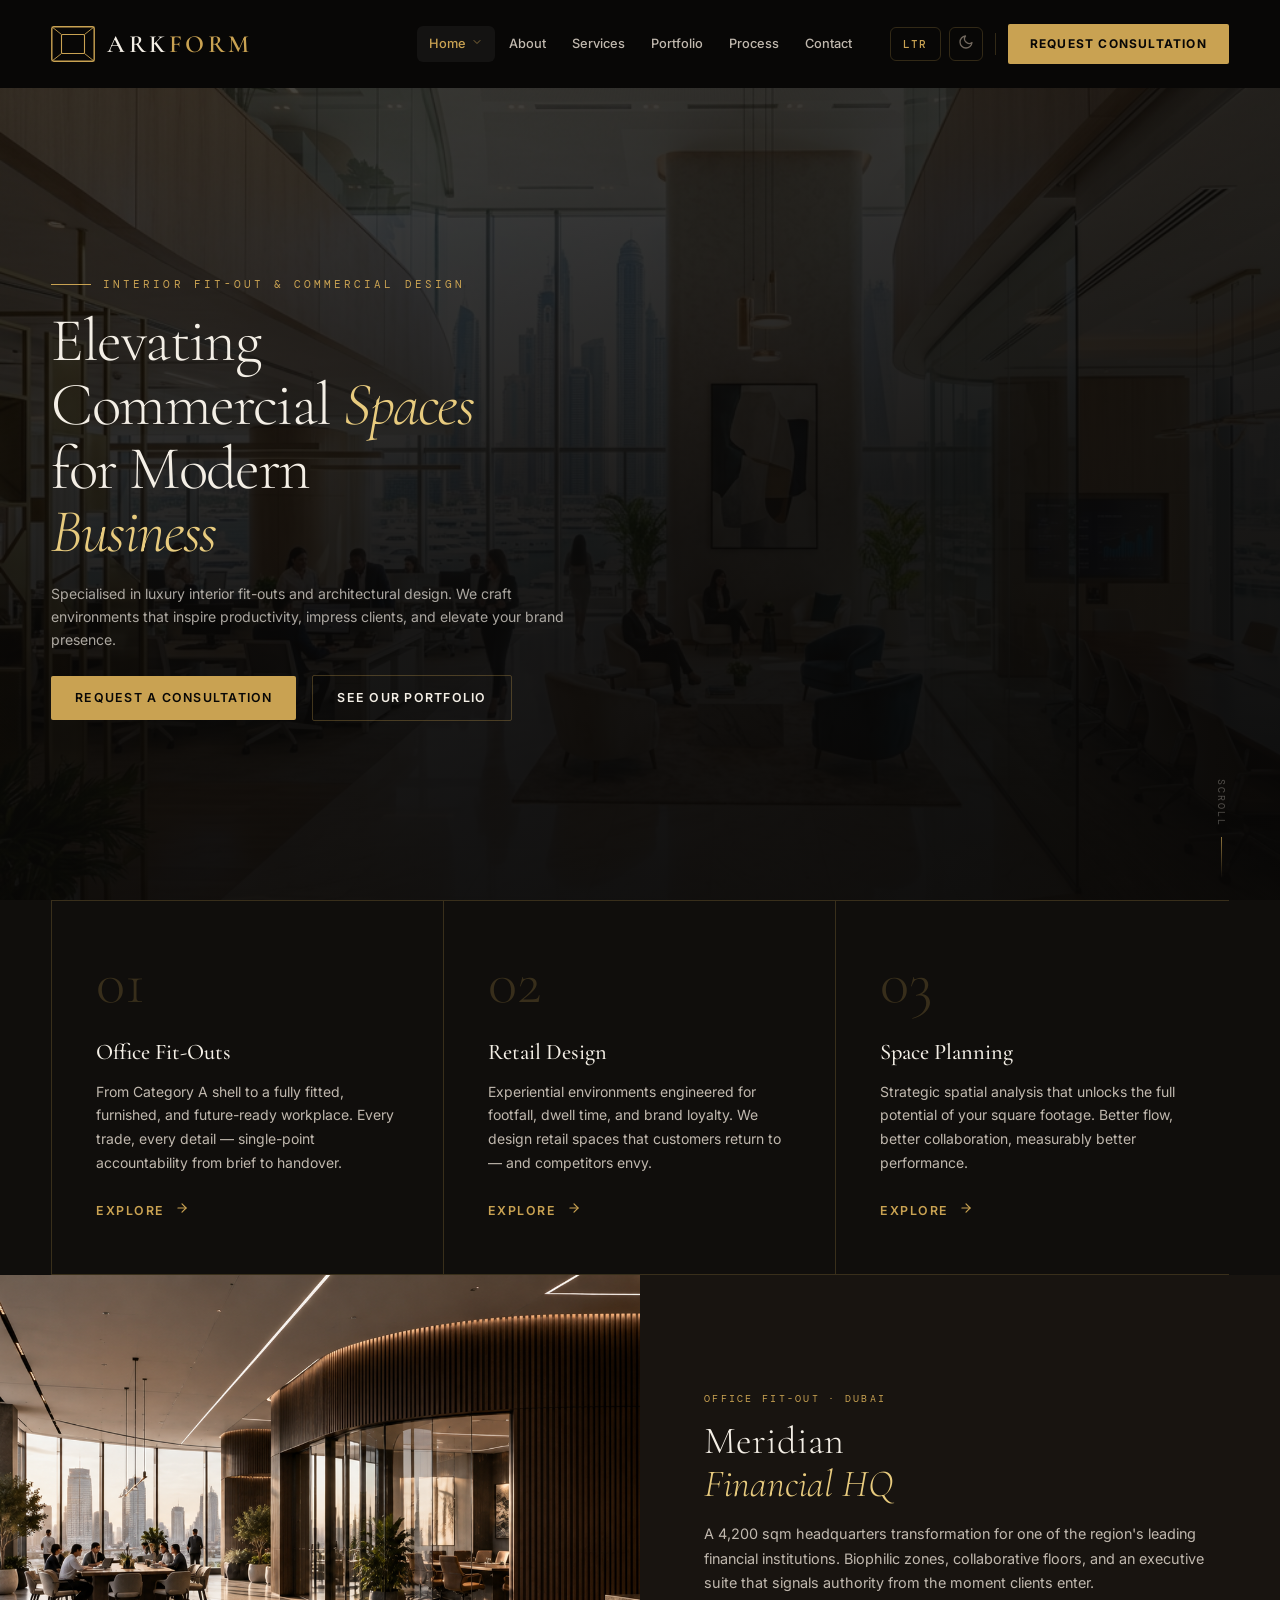
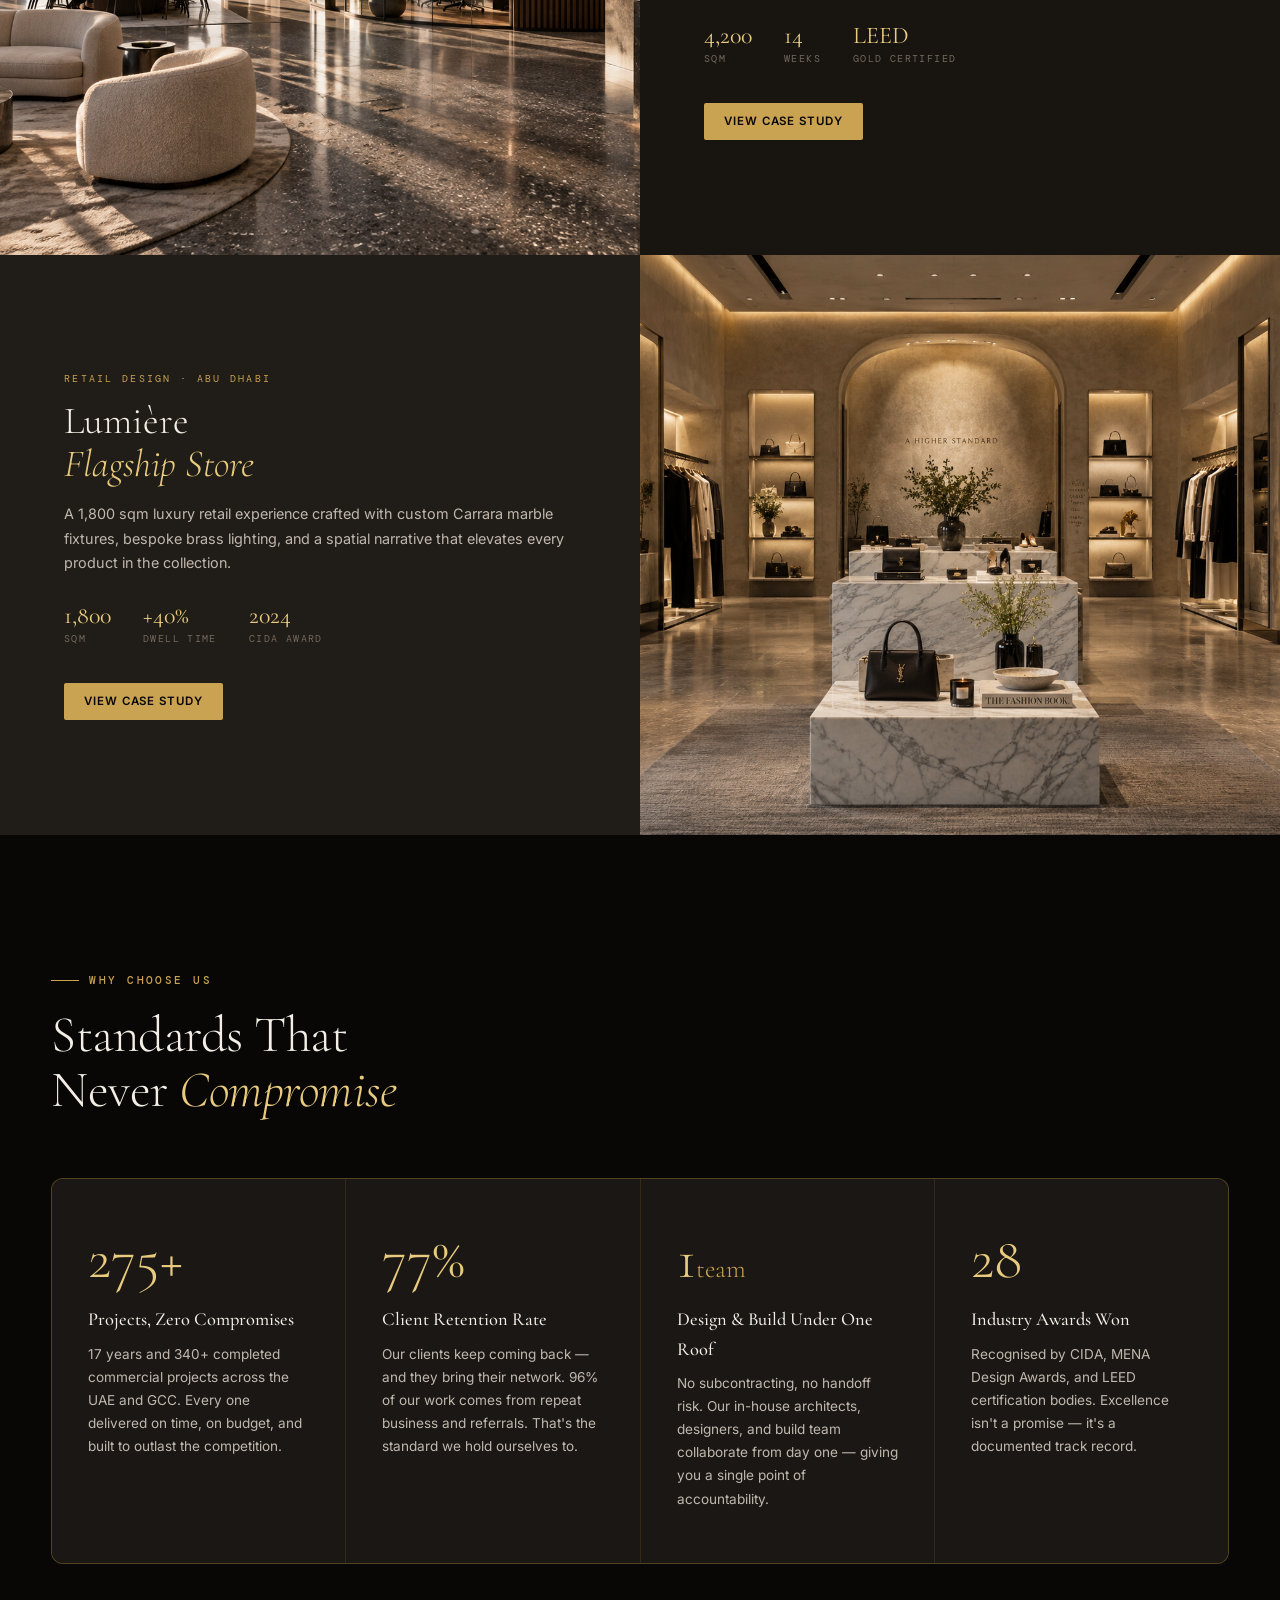
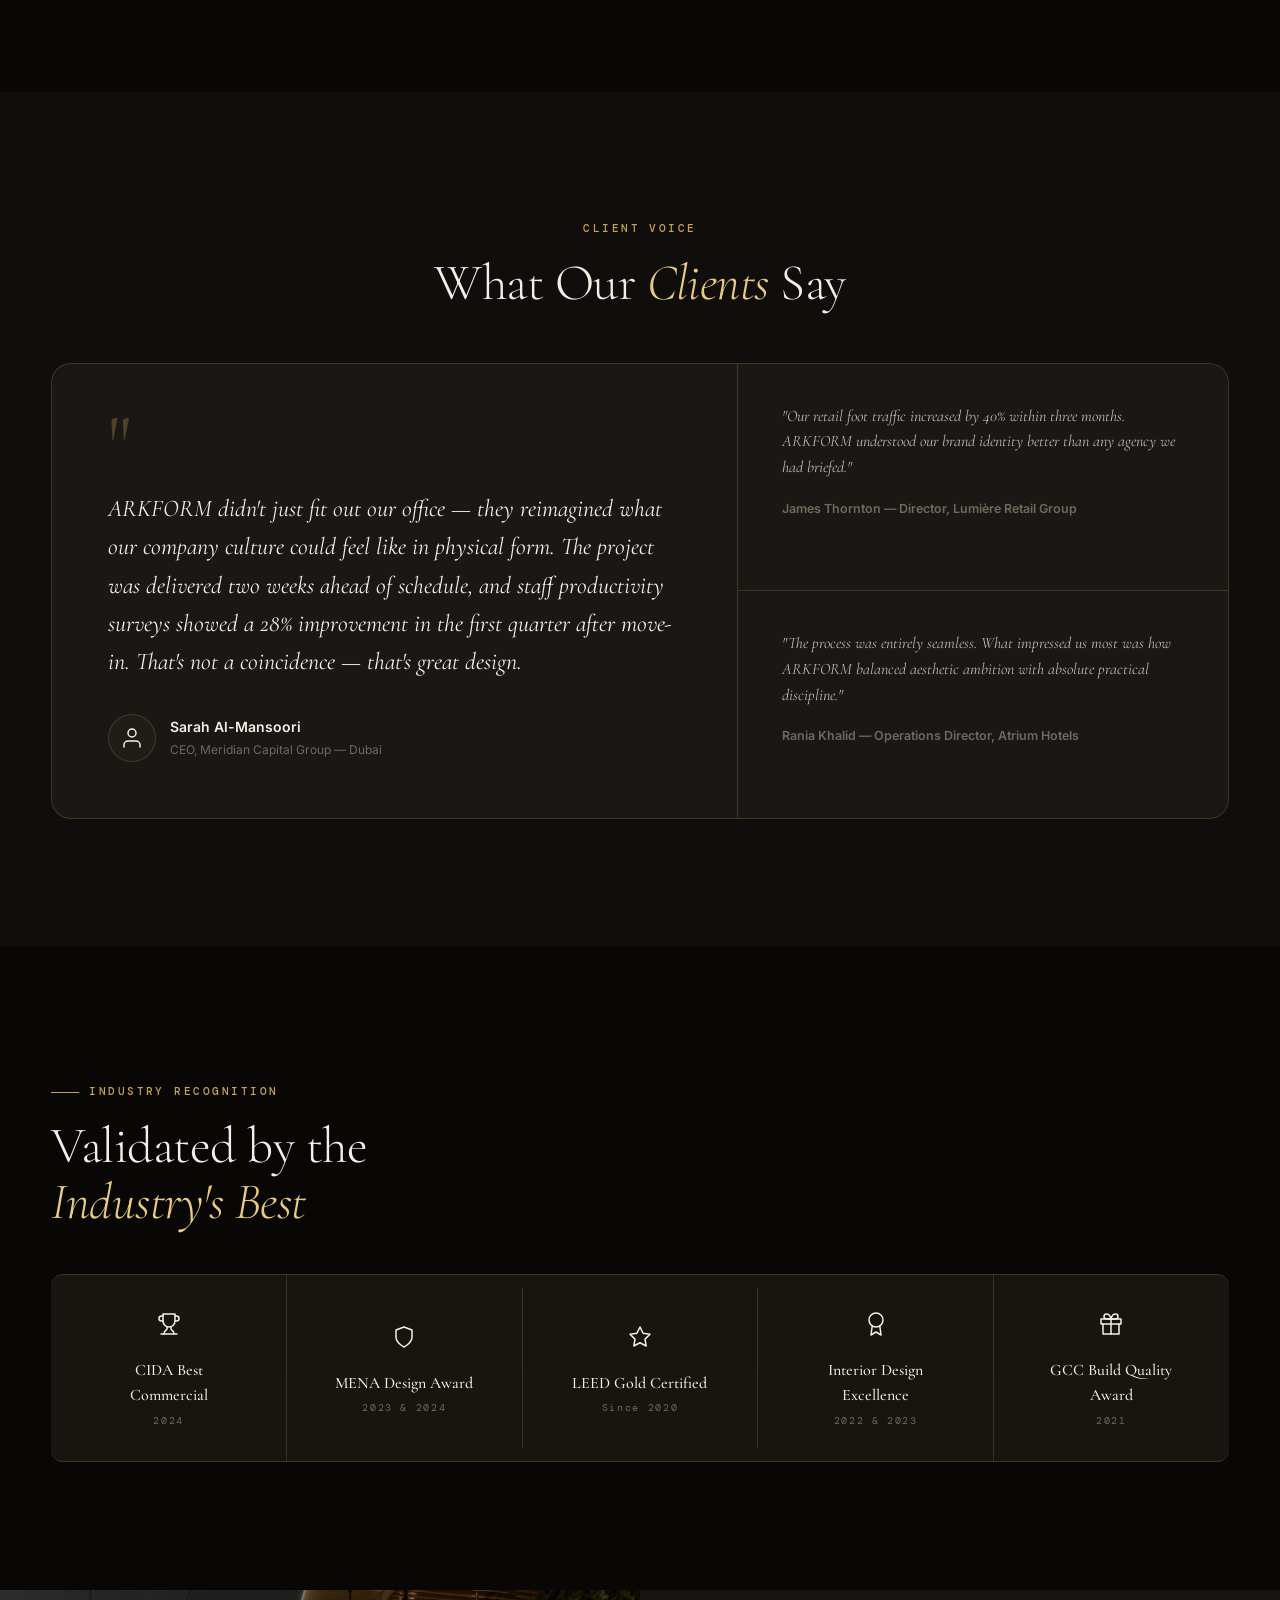
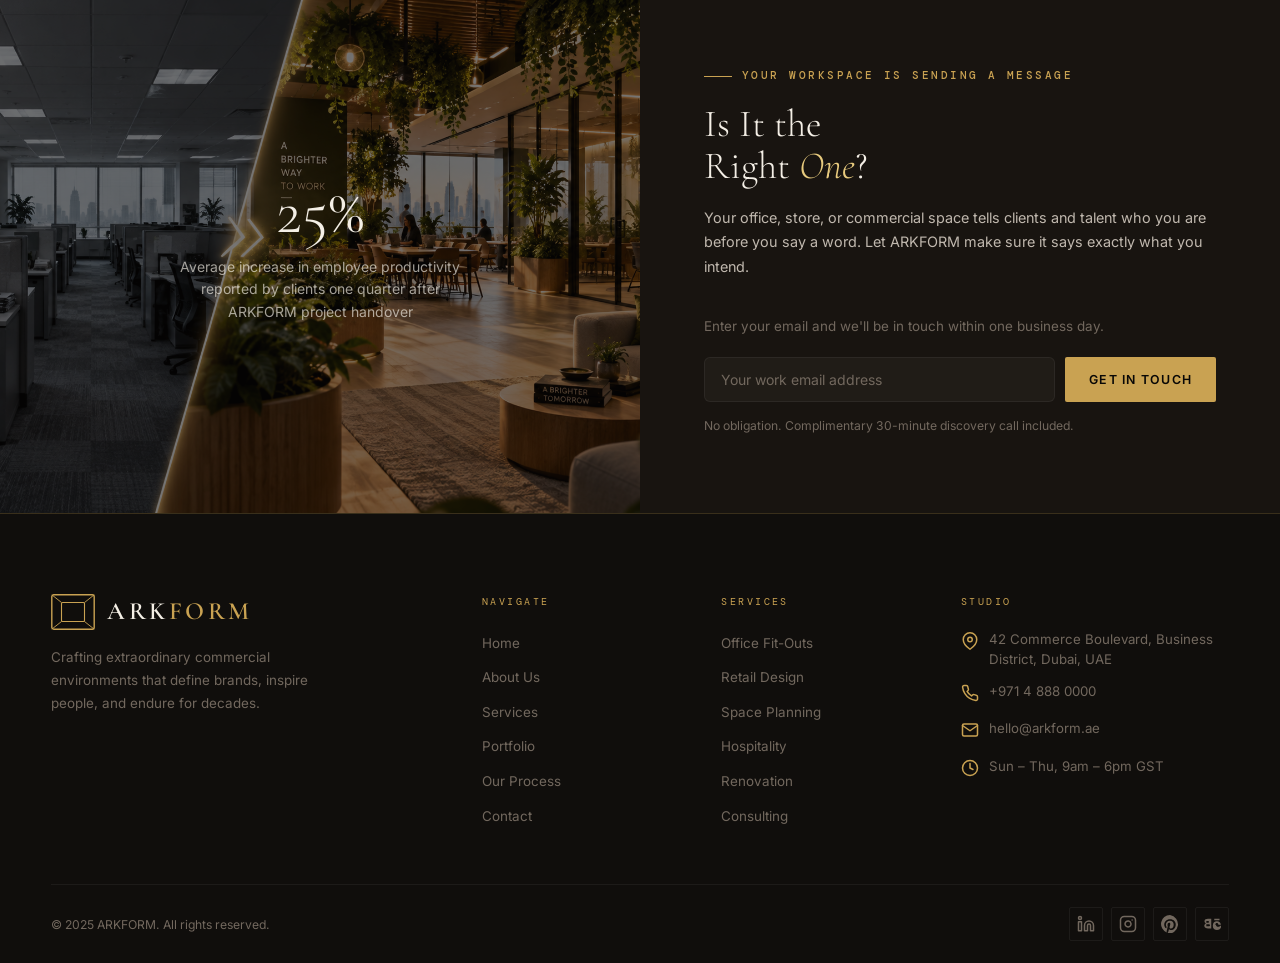
<file: index.html>
<!DOCTYPE html>
<html lang="en" dir="ltr" data-theme="dark">
<head>
<meta charset="UTF-8"/>
<meta name="viewport" content="width=device-width, initial-scale=1.0"/>
<meta name="description" content="ARKFORM — Award-winning interior fit-out and commercial design firm. Transforming offices, retail, and hospitality spaces into business advantages."/>
<title>Home | ARKFORM</title>
<link rel="preconnect" href="https://fonts.googleapis.com"/>
<link rel="preconnect" href="https://fonts.gstatic.com" crossorigin/>
<link rel="stylesheet" href="style.css"/>
<link rel="icon" type="image/svg+xml" href="data:image/svg+xml,%3Csvg xmlns='http://www.w3.org/2000/svg' viewBox='0 0 24 24' fill='%23cfae7d'%3E%3Cpath d='M12 2L1 22h22L12 2zm0 5l6.5 12h-13L12 7z'/%3E%3C/svg%3E" />
</head>
<body>
<header id="site-header">
  <div class="header-inner">
    <a href="index.html" class="logo-wrap" aria-label="ARKFORM — Home">
      <svg class="logo-svg" viewBox="0 0 44 36" fill="none" xmlns="http://www.w3.org/2000/svg" aria-hidden="true">
  <rect x="0.8" y="0.8" width="42.4" height="34.4" rx="2" stroke="currentColor" stroke-width="1.4"/>
  <rect x="10.5" y="8.5" width="23" height="19" rx="1" stroke="currentColor" stroke-width="1.1"/>
  <line x1="0.8" y1="0.8" x2="10.5" y2="8.5" stroke="currentColor" stroke-width="0.9"/>
  <line x1="43.2" y1="0.8" x2="33.5" y2="8.5" stroke="currentColor" stroke-width="0.9"/>
  <line x1="0.8" y1="35.2" x2="10.5" y2="27.5" stroke="currentColor" stroke-width="0.9"/>
  <line x1="43.2" y1="35.2" x2="33.5" y2="27.5" stroke="currentColor" stroke-width="0.9"/>
</svg>
      <div class="logo-text">
        <span class="logo-name">ARK<b>FORM</b></span>
        
      </div>
    </a>
    <nav class="nav-menu" role="navigation" aria-label="Main navigation">
      <div class="nav-item">
        <a href="index.html" class="nav-link">Home <span class="nav-chev"><svg width="12" height="12" viewBox="0 0 24 24" fill="none" stroke="currentColor" stroke-width="2" stroke-linecap="round" stroke-linejoin="round"><polyline points="6 9 12 15 18 9"></polyline></svg></span></a>
        <div class="dropdown">
          <a href="index.html"  class="dropdown-link"><span class="dd-dot"></span>Home One</a>
          <a href="home2.html" class="dropdown-link"><span class="dd-dot"></span>Home Two</a>
        </div>
      </div>
      <div class="nav-item"><a href="about.html"     class="nav-link">About</a></div>
      <div class="nav-item"><a href="services.html"  class="nav-link">Services</a></div>
      <div class="nav-item"><a href="portfolio.html" class="nav-link">Portfolio</a></div>
      <div class="nav-item"><a href="process.html"   class="nav-link">Process</a></div>
      <div class="nav-item"><a href="contact.html"   class="nav-link">Contact</a></div>
    </nav>
    <div class="hd-right">
      <button class="dir-toggle" id="dirToggle" aria-label="Toggle direction">LTR</button>
      <button class="theme-toggle" id="themeToggle" aria-label="Toggle theme">
        <span class="icon-moon"><svg width="16" height="16" viewBox="0 0 24 24" fill="none" stroke="currentColor" stroke-width="2" stroke-linecap="round" stroke-linejoin="round"><path d="M21 12.79A9 9 0 1 1 11.21 3 7 7 0 0 0 21 12.79z"></path></svg></span><span class="icon-sun"><svg width="16" height="16" viewBox="0 0 24 24" fill="none" stroke="currentColor" stroke-width="2" stroke-linecap="round" stroke-linejoin="round"><circle cx="12" cy="12" r="5"></circle><line x1="12" y1="1" x2="12" y2="3"></line><line x1="12" y1="21" x2="12" y2="23"></line><line x1="4.22" y1="4.22" x2="5.64" y2="5.64"></line><line x1="18.36" y1="18.36" x2="19.78" y2="19.78"></line><line x1="1" y1="12" x2="3" y2="12"></line><line x1="21" y1="12" x2="23" y2="12"></line><line x1="4.22" y1="19.78" x2="5.64" y2="18.36"></line><line x1="18.36" y1="5.64" x2="19.78" y2="4.22"></line></svg></span>
      </button>
      <div class="hd-divider"></div>
      <a href="contact.html" class="btn-nav-cta">Request Consultation</a>
      <button class="hamburger" id="hamburger" aria-label="Toggle menu">
        <span></span><span></span><span></span>
      </button>
    </div>
  </div>
</header>
<div class="mobile-overlay" id="mobile-overlay"></div>
<nav class="mobile-nav" id="mobile-nav" aria-label="Mobile navigation">
  <a href="index.html" class="mobile-nav-link">Home
    <div class="m-sub">
      <a href="index.html"  class="m-sub-link">Home One</a>
      <a href="home2.html"  class="m-sub-link">Home Two</a>
    </div>
  </a>
  <a href="about.html"     class="mobile-nav-link">About</a>
  <a href="services.html"  class="mobile-nav-link">Services</a>
  <a href="portfolio.html" class="mobile-nav-link">Portfolio</a>
  <a href="process.html"   class="mobile-nav-link">Process</a>
  <a href="contact.html"   class="mobile-nav-link">Contact</a>
  <div style="margin-top:32px;display:flex;gap:10px;flex-wrap:wrap;">
    <button class="dir-toggle" aria-label="Toggle direction">LTR</button>
    <button class="theme-toggle" aria-label="Toggle theme"><span class="icon-moon"><svg width="16" height="16" viewBox="0 0 24 24" fill="none" stroke="currentColor" stroke-width="2" stroke-linecap="round" stroke-linejoin="round"><path d="M21 12.79A9 9 0 1 1 11.21 3 7 7 0 0 0 21 12.79z"></path></svg></span><span class="icon-sun"><svg width="16" height="16" viewBox="0 0 24 24" fill="none" stroke="currentColor" stroke-width="2" stroke-linecap="round" stroke-linejoin="round"><circle cx="12" cy="12" r="5"></circle><line x1="12" y1="1" x2="12" y2="3"></line><line x1="12" y1="21" x2="12" y2="23"></line><line x1="4.22" y1="4.22" x2="5.64" y2="5.64"></line><line x1="18.36" y1="18.36" x2="19.78" y2="19.78"></line><line x1="1" y1="12" x2="3" y2="12"></line><line x1="21" y1="12" x2="23" y2="12"></line><line x1="4.22" y1="19.78" x2="5.64" y2="18.36"></line><line x1="18.36" y1="5.64" x2="19.78" y2="4.22"></line></svg></span></button>
    <a href="contact.html" class="btn-nav-cta">Request Consultation</a>
  </div>
</nav>

<main>

<!--  HERO — Full-bleed editorial -->
<section class="hero-editorial" id="hero">
  <div class="hero-bg-img">
    <img src="index_hero_new_1791601418992.jpg" alt="Premium Corporate Interior Design" style="width:100%;height:100%;object-fit:cover;">
  </div>
  <div class="hero-editorial-overlay"></div>
  <div class="hero-editorial-content">
    <div class="container">
      <div class="hero-kicker">Interior Fit-Out & Commercial Design</div>
      <h1 class="hero-h1">Elevating<br>Commercial <em>Spaces</em><br>for Modern<br><em>Business</em></h1>
      <p class="hero-sub">Specialised in luxury interior fit-outs and architectural design. We craft environments that inspire productivity, impress clients, and elevate your brand presence.</p>
      <div class="hero-actions">
        <a href="contact.html"   class="btn btn-gold">Request a Consultation</a>
        <a href="portfolio.html" class="btn btn-border">See Our Portfolio</a>
      </div>
    </div>
  </div>
  <div class="hero-scroll">Scroll</div>
</section>

<!--  CORE EXPERTISE — Horizontal cells, purposeful not decorative -->
<section id="expertise" style="background:var(--bg-1);">
  <div class="container">
  <div class="expertise-row reveal">
    <div class="expertise-cell" style="border-left: 1px solid var(--bd-g);">
      <div class="expertise-num">01</div>
      <div class="expertise-title">Office Fit-Outs</div>
      <p class="expertise-body">From Category A shell to a fully fitted, furnished, and future-ready workplace. Every trade, every detail — single-point accountability from brief to handover.</p>
      <a href="services.html" class="btn-ghost-gold">Explore <span class="arr"><svg width="14" height="14" viewBox="0 0 24 24" fill="none" stroke="currentColor" stroke-width="2" stroke-linecap="round" stroke-linejoin="round"><line x1="5" y1="12" x2="19" y2="12"></line><polyline points="12 5 19 12 12 19"></polyline></svg></span></a>
    </div>
    <div class="expertise-cell">
      <div class="expertise-num">02</div>
      <div class="expertise-title">Retail Design</div>
      <p class="expertise-body">Experiential environments engineered for footfall, dwell time, and brand loyalty. We design retail spaces that customers return to — and competitors envy.</p>
      <a href="services.html" class="btn-ghost-gold">Explore <span class="arr"><svg width="14" height="14" viewBox="0 0 24 24" fill="none" stroke="currentColor" stroke-width="2" stroke-linecap="round" stroke-linejoin="round"><line x1="5" y1="12" x2="19" y2="12"></line><polyline points="12 5 19 12 12 19"></polyline></svg></span></a>
    </div>
    <div class="expertise-cell">
      <div class="expertise-num">03</div>
      <div class="expertise-title">Space Planning</div>
      <p class="expertise-body">Strategic spatial analysis that unlocks the full potential of your square footage. Better flow, better collaboration, measurably better performance.</p>
      <a href="services.html" class="btn-ghost-gold">Explore <span class="arr"><svg width="14" height="14" viewBox="0 0 24 24" fill="none" stroke="currentColor" stroke-width="2" stroke-linecap="round" stroke-linejoin="round"><line x1="5" y1="12" x2="19" y2="12"></line><polyline points="12 5 19 12 12 19"></polyline></svg></span></a>
    </div>
  </div>
  </div>
</section>

<!--  SIGNATURE PROJECTS — 2 large alternating showcases -->
<section id="projects" class="project-showcase">
  <div class="project-row reveal-left">
    <div class="project-visual">
      <img src="index_project1.png" alt="Meridian Financial HQ" style="width:100%;height:100%;position:absolute;inset:0;border-radius:0;object-fit:cover;">
    </div>
    <div class="project-body split-bleed-right">
      <div class="project-cat">Office Fit-Out · Dubai</div>
      <h2 class="project-name">Meridian<br><em>Financial HQ</em></h2>
      <p class="project-desc">A 4,200 sqm headquarters transformation for one of the region's leading financial institutions. Biophilic zones, collaborative floors, and an executive suite that signals authority from the moment clients enter.</p>
      <div class="project-specs">
        <div class="project-spec">
          <div class="project-spec-val">4,200</div>
          <div class="project-spec-key">sqm</div>
        </div>
        <div class="project-spec">
          <div class="project-spec-val">14</div>
          <div class="project-spec-key">Weeks</div>
        </div>
        <div class="project-spec">
          <div class="project-spec-val">LEED</div>
          <div class="project-spec-key">Gold Certified</div>
        </div>
      </div>
      <a href="portfolio.html" class="btn btn-gold btn-sm">View Case Study</a>
    </div>
  </div>
  <div class="project-row rev reveal-right">
    <div class="project-visual">
      <img src="index_project2.png" alt="Lumière Flagship Store" style="width:100%;height:100%;position:absolute;inset:0;border-radius:0;object-fit:cover;">
    </div>
    <div class="project-body split-bleed-left" style="background:var(--bg-3);">
      <div class="project-cat">Retail Design · Abu Dhabi</div>
      <h2 class="project-name">Lumière<br><em>Flagship Store</em></h2>
      <p class="project-desc">A 1,800 sqm luxury retail experience crafted with custom Carrara marble fixtures, bespoke brass lighting, and a spatial narrative that elevates every product in the collection.</p>
      <div class="project-specs">
        <div class="project-spec">
          <div class="project-spec-val">1,800</div>
          <div class="project-spec-key">sqm</div>
        </div>
        <div class="project-spec">
          <div class="project-spec-val">+40%</div>
          <div class="project-spec-key">Dwell Time</div>
        </div>
        <div class="project-spec">
          <div class="project-spec-val">2024</div>
          <div class="project-spec-key">CIDA Award</div>
        </div>
      </div>
      <a href="portfolio.html" class="btn btn-gold btn-sm">View Case Study</a>
    </div>
  </div>
</section>

<!--  WHY ARKFORM — Stat-anchored differentiators -->
<section id="why-arkform" class="section" style="background:var(--bg-0);">
  <div class="container">
    <div class="sh reveal" style="max-width:600px;margin-bottom:60px;">
      <div class="section-eyebrow">Why Choose Us</div>
      <h2 class="sh-title">Standards That<br>Never <em>Compromise</em></h2>
    </div>
  </div>
  <div class="container">
  <div class="stat-anchors reveal" style="border: 1px solid var(--bd-g); border-radius: var(--r-md); overflow: hidden;">
    <div class="sa-cell">
      <div class="sa-big"><span class="counter" data-target="340" data-suffix="+">340+</span></div>
      <div class="sa-title">Projects, Zero Compromises</div>
      <p class="sa-body">17 years and 340+ completed commercial projects across the UAE and GCC. Every one delivered on time, on budget, and built to outlast the competition.</p>
    </div>
    <div class="sa-cell">
      <div class="sa-big"><span class="counter" data-target="96" data-suffix="%">96%</span></div>
      <div class="sa-title">Client Retention Rate</div>
      <p class="sa-body">Our clients keep coming back — and they bring their network. 96% of our work comes from repeat business and referrals. That's the standard we hold ourselves to.</p>
    </div>
    <div class="sa-cell">
      <div class="sa-big">1<span style="font-size:0.45em;color:var(--gold);">team</span></div>
      <div class="sa-title">Design &amp; Build Under One Roof</div>
      <p class="sa-body">No subcontracting, no handoff risk. Our in-house architects, designers, and build team collaborate from day one — giving you a single point of accountability.</p>
    </div>
    <div class="sa-cell">
      <div class="sa-big">28</div>
      <div class="sa-title">Industry Awards Won</div>
      <p class="sa-body">Recognised by CIDA, MENA Design Awards, and LEED certification bodies. Excellence isn't a promise — it's a documented track record.</p>
    </div>
  </div>
  </div>
</section>

<!--  CLIENT TESTIMONIALS — Featured + 2 supporting -->
<section id="testimonials" class="section" style="background:var(--bg-1);">
  <div class="container">
    <div class="sh center reveal" style="margin-bottom:52px;">
      <div class="section-eyebrow center">Client Voice</div>
      <h2 class="sh-title">What Our <em>Clients</em> Say</h2>
    </div>
    <div class="testimonial-featured reveal" style="background:var(--bg-card);border:1px solid var(--bd-g);border-radius:var(--r-lg);overflow:hidden;">
      <div class="tf-main">
        <div class="tf-mark">"</div>
        <p class="tf-quote">ARKFORM didn't just fit out our office — they reimagined what our company culture could feel like in physical form. The project was delivered two weeks ahead of schedule, and staff productivity surveys showed a 28% improvement in the first quarter after move-in. That's not a coincidence — that's great design.</p>
        <div class="tf-author">
          <div class="tf-avatar"><svg width="24" height="24" viewBox="0 0 24 24" fill="none" stroke="currentColor" stroke-width="1.5" stroke-linecap="round" stroke-linejoin="round"><path d="M20 21v-2a4 4 0 0 0-4-4H8a4 4 0 0 0-4 4v2"></path><circle cx="12" cy="7" r="4"></circle></svg></div>
          <div>
            <div class="tf-name">Sarah Al-Mansoori</div>
            <div class="tf-role">CEO, Meridian Capital Group — Dubai</div>
          </div>
        </div>
      </div>
      <div class="tf-side">
        <div class="tf-minor">
          <p class="tf-minor-quote">"Our retail foot traffic increased by 40% within three months. ARKFORM understood our brand identity better than any agency we had briefed."</p>
          <div class="tf-minor-author">James Thornton — Director, Lumière Retail Group</div>
        </div>
        <div class="tf-minor">
          <p class="tf-minor-quote">"The process was entirely seamless. What impressed us most was how ARKFORM balanced aesthetic ambition with absolute practical discipline."</p>
          <div class="tf-minor-author">Rania Khalid — Operations Director, Atrium Hotels</div>
        </div>
      </div>
    </div>
  </div>
</section>

<!--  RECOGNITION — Awards + press logos -->
<section id="recognition" class="section" style="background:var(--bg-0);">
  <div class="container">
    <div class="sh reveal" style="margin-bottom:44px;">
      <div class="section-eyebrow">Industry Recognition</div>
      <h2 class="sh-title">Validated by the<br><em>Industry's Best</em></h2>
    </div>
  </div>
  <div class="container">
  <div class="recognition-strip reveal" style="border-radius: var(--r-md); overflow: hidden;">
    <div class="recognition-inner">
      <div class="rec-award"><div class="rec-icon"><svg width="24" height="24" viewBox="0 0 24 24" fill="none" stroke="currentColor" stroke-width="1.5" stroke-linecap="round" stroke-linejoin="round"><path d="M6 9H4.5a2.5 2.5 0 0 1 0-5H6"></path><path d="M18 9h1.5a2.5 2.5 0 0 0 0-5H18"></path><path d="M4 22h16"></path><path d="M10 14.66V17c0 .55-.47.98-.97 1.21C7.85 18.75 7 20.24 7 22"></path><path d="M14 14.66V17c0 .55.47.98.97 1.21C16.15 18.75 17 20.24 17 22"></path><path d="M18 2H6v7a6 6 0 0 0 12 0V2z"></path></svg></div><div class="rec-award-name">CIDA Best Commercial</div><div class="rec-year">2024</div></div>
      <div class="rec-award"><div class="rec-icon"><svg width="24" height="24" viewBox="0 0 24 24" fill="none" stroke="currentColor" stroke-width="1.5" stroke-linecap="round" stroke-linejoin="round"><path d="M12 22s8-4 8-10V5l-8-3-8 3v7c0 6 8 10 8 10z"></path></svg></div><div class="rec-award-name">MENA Design Award</div><div class="rec-year">2023 &amp; 2024</div></div>
      <div class="rec-award"><div class="rec-icon"><svg width="24" height="24" viewBox="0 0 24 24" fill="none" stroke="currentColor" stroke-width="1.5" stroke-linecap="round" stroke-linejoin="round"><polygon points="12 2 15.09 8.26 22 9.27 17 14.14 18.18 21.02 12 17.77 5.82 21.02 7 14.14 2 9.27 8.91 8.26 12 2"></polygon></svg></div><div class="rec-award-name">LEED Gold Certified</div><div class="rec-year">Since 2020</div></div>
      <div class="rec-award"><div class="rec-icon"><svg width="24" height="24" viewBox="0 0 24 24" fill="none" stroke="currentColor" stroke-width="1.5" stroke-linecap="round" stroke-linejoin="round"><circle cx="12" cy="8" r="7"></circle><polyline points="8.21 13.89 7 23 12 20 17 23 15.79 13.88"></polyline></svg></div><div class="rec-award-name">Interior Design Excellence</div><div class="rec-year">2022 &amp; 2023</div></div>
      <div class="rec-award"><div class="rec-icon"><svg width="24" height="24" viewBox="0 0 24 24" fill="none" stroke="currentColor" stroke-width="1.5" stroke-linecap="round" stroke-linejoin="round"><polyline points="20 12 20 22 4 22 4 12"></polyline><rect x="2" y="7" width="20" height="5"></rect><line x1="12" y1="22" x2="12" y2="7"></line><path d="M12 7H7.5a2.5 2.5 0 0 1 0-5C11 2 12 7 12 7z"></path><path d="M12 7h4.5a2.5 2.5 0 0 0 0-5C13 2 12 7 12 7z"></path></svg></div><div class="rec-award-name">GCC Build Quality Award</div><div class="rec-year">2021</div></div>
    </div>
  </div>
  </div>
</section>

<!--  FINAL CTA — Split: Stat visual + direct action -->
<section id="cta" class="cta-split">
  <div class="cta-split-visual reveal-left">
    <img src="index_cta.png" alt="Award-winning office transformation" style="width:100%;height:100%;position:absolute;inset:0;border-radius:0;object-fit:cover;">
    <div class="cta-split-visual-overlay">
      <div class="cta-stat-big">25%</div>
      <p class="cta-stat-caption">Average increase in employee productivity reported by clients one quarter after ARKFORM project handover</p>
    </div>
  </div>
  <div class="cta-split-body reveal-right split-bleed-right">
    <div class="section-eyebrow">Your Workspace Is Sending a Message</div>
    <h2 class="cta-split-title">Is It the<br>Right <em>One</em>?</h2>
    <p class="cta-split-sub">Your office, store, or commercial space tells clients and talent who you are before you say a word. Let ARKFORM make sure it says exactly what you intend.</p>
    <p style="font-size:0.84rem;color:var(--txt-3);margin-bottom:20px;">Enter your email and we'll be in touch within one business day.</p>
    <div class="mini-form">
      <input class="mini-input" type="email" placeholder="Your work email address" aria-label="Email address"/>
      <a href="contact.html" class="btn btn-gold">Get in Touch</a>
    </div>
    <p style="font-size:0.76rem;color:var(--txt-3);margin-top:14px;">No obligation. Complimentary 30-minute discovery call included.</p>
  </div>
</section>

</main>
<footer id="site-footer">
  <div class="container">
    <div class="footer-top">
      <div>
        <div class="footer-logo-row">
          <svg class="logo-svg" viewBox="0 0 44 36" fill="none">
            <rect x="0.8" y="0.8" width="42.4" height="34.4" rx="2" stroke="currentColor" stroke-width="1.4"/>
            <rect x="10.5" y="8.5" width="23" height="19" rx="1" stroke="currentColor" stroke-width="1.1"/>
            <line x1="0.8" y1="0.8" x2="10.5" y2="8.5" stroke="currentColor" stroke-width="0.9"/>
            <line x1="43.2" y1="0.8" x2="33.5" y2="8.5" stroke="currentColor" stroke-width="0.9"/>
            <line x1="0.8" y1="35.2" x2="10.5" y2="27.5" stroke="currentColor" stroke-width="0.9"/>
            <line x1="43.2" y1="35.2" x2="33.5" y2="27.5" stroke="currentColor" stroke-width="0.9"/>
          </svg>
          <div class="logo-text">
            <span class="logo-name">ARK<b>FORM</b></span>
          </div>
        </div>
        <p class="footer-desc">Crafting extraordinary commercial environments that define brands, inspire people, and endure for decades.</p>
      </div>
      <div>
        <div class="footer-col-title">Navigate</div>
        <ul class="footer-links">
          <li><a href="index.html">Home</a></li>
          <li><a href="about.html">About Us</a></li>
          <li><a href="services.html">Services</a></li>
          <li><a href="portfolio.html">Portfolio</a></li>
          <li><a href="process.html">Our Process</a></li>
          <li><a href="contact.html">Contact</a></li>
        </ul>
      </div>
      <div>
        <div class="footer-col-title">Services</div>
        <ul class="footer-links">
          <li><a href="services.html">Office Fit-Outs</a></li>
          <li><a href="services.html">Retail Design</a></li>
          <li><a href="services.html">Space Planning</a></li>
          <li><a href="services.html">Hospitality</a></li>
          <li><a href="services.html">Renovation</a></li>
          <li><a href="services.html">Consulting</a></li>
        </ul>
      </div>
      <div>
        <div class="footer-col-title">Studio</div>
        <div class="footer-contact-row">
          <span class="fc-icon">
            <svg width="18" height="18" viewBox="0 0 24 24" fill="none" stroke="currentColor" stroke-width="2" stroke-linecap="round" stroke-linejoin="round"><path d="M21 10c0 7-9 13-9 13s-9-6-9-13a9 9 0 0 1 18 0z"></path><circle cx="12" cy="10" r="3"></circle></svg>
          </span>
          <span>42 Commerce Boulevard, Business District, Dubai, UAE</span>
        </div>
        <div class="footer-contact-row">
          <span class="fc-icon">
            <svg width="18" height="18" viewBox="0 0 24 24" fill="none" stroke="currentColor" stroke-width="2" stroke-linecap="round" stroke-linejoin="round"><path d="M22 16.92v3a2 2 0 0 1-2.18 2 19.79 19.79 0 0 1-8.63-3.07 19.5 19.5 0 0 1-6-6 19.79 19.79 0 0 1-3.07-8.67A2 2 0 0 1 4.11 2h3a2 2 0 0 1 2 1.72 12.84 12.84 0 0 0 .7 2.81 2 2 0 0 1-.45 2.11L8.09 9.91a16 16 0 0 0 6 6l1.27-1.27a2 2 0 0 1 2.11-.45 12.84 12.84 0 0 0 2.81.7A2 2 0 0 1 22 16.92z"></path></svg>
          </span>
          <span>+971 4 888 0000</span>
        </div>
        <div class="footer-contact-row">
          <span class="fc-icon">
            <svg width="18" height="18" viewBox="0 0 24 24" fill="none" stroke="currentColor" stroke-width="2" stroke-linecap="round" stroke-linejoin="round"><path d="M4 4h16c1.1 0 2 .9 2 2v12c0 1.1-.9 2-2 2H4c-1.1 0-2-.9-2-2V6c0-1.1.9-2 2-2z"></path><polyline points="22,6 12,13 2,6"></polyline></svg>
          </span>
          <span>hello@arkform.ae</span>
        </div>
        <div class="footer-contact-row">
          <span class="fc-icon">
            <svg width="18" height="18" viewBox="0 0 24 24" fill="none" stroke="currentColor" stroke-width="2" stroke-linecap="round" stroke-linejoin="round"><circle cx="12" cy="12" r="10"></circle><polyline points="12 6 12 12 16 14"></polyline></svg>
          </span>
          <span>Sun – Thu, 9am – 6pm GST</span>
        </div>
      </div>
    </div>
    <div class="footer-bottom">
      <p class="footer-copy">&copy; 2025 ARKFORM. All rights reserved.</p>
      <div class="footer-socials">
        <a href="#" class="soc-btn" aria-label="LinkedIn">
          <svg width="18" height="18" viewBox="0 0 24 24" fill="none" stroke="currentColor" stroke-width="2" stroke-linecap="round" stroke-linejoin="round"><path d="M16 8a6 6 0 0 1 6 6v7h-4v-7a2 2 0 0 0-2-2 2 2 0 0 0-2 2v7h-4v-7a6 6 0 0 1 6-6z"></path><rect x="2" y="9" width="4" height="12"></rect><circle cx="4" cy="4" r="2"></circle></svg>
        </a>
        <a href="#" class="soc-btn" aria-label="Instagram">
          <svg width="18" height="18" viewBox="0 0 24 24" fill="none" stroke="currentColor" stroke-width="2" stroke-linecap="round" stroke-linejoin="round"><rect x="2" y="2" width="20" height="20" rx="5" ry="5"></rect><path d="M16 11.37A4 4 0 1 1 12.63 8 4 4 0 0 1 16 11.37z"></path><line x1="17.5" y1="6.5" x2="17.51" y2="6.5"></line></svg>
        </a>
        <a href="#" class="soc-btn" aria-label="Pinterest">
          <svg width="18" height="18" viewBox="0 0 24 24" fill="currentColor"><path d="M12 0a12 12 0 0 0-4.37 23.17c-.07-.63-.13-1.6.03-2.29l1.4-5.92s-.36-.71-.36-1.78c0-1.66.97-2.9 2.17-2.9 1.01 0 1.51.76 1.51 1.68 0 1.02-.65 2.56-.99 3.98-.28 1.19.6 2.16 1.77 2.16 2.13 0 3.77-2.24 3.77-5.47 0-2.86-2.06-4.86-5.01-4.86-3.41 0-5.41 2.56-5.41 5.19 0 1.03.4 2.14.89 2.74.08.1.09.23.07.35l-.33 1.36c-.05.23-.17.27-.4.17-1.5-.7-2.43-2.88-2.43-4.65 0-3.78 2.75-7.25 7.95-7.25 4.17 0 7.39 2.96 7.39 6.92 0 4.13-2.61 7.46-6.23 7.46-1.21 0-2.35-.63-2.76-1.38l-.75 2.85c-.27 1.04-1 2.35-1.5 3.15A12 12 0 1 0 12 0z"/></svg>
        </a>
        <a href="#" class="soc-btn" aria-label="Behance">
          <svg width="18" height="18" viewBox="0 0 24 24" fill="currentColor"><path d="M22 7h-7v-2h7v2zm1.726 10c-.442 1.297-2.029 3-5.101 3-3.074 0-5.564-1.729-5.564-5.675 0-3.91 2.325-5.92 5.466-5.92 3.082 0 4.964 1.827 5.372 4.577h-6.711c.092 1.466 1.488 2.846 3.123 2.846 1.215 0 2.215-.534 2.64-1.428h2.775zm-3.15-4.144c-.169-1.2-1.026-2.025-2.091-2.025-1.12 0-2.037.916-2.19 2.025h4.281zM11 12v-6.903h-4.364c-2.428 0-4.636.853-4.636 3.328 0 1.543.832 2.38 2.026 2.812-1.391.439-2.316 1.636-2.316 3.121 0 2.671 2.35 3.642 5.093 3.642h4.2v-6zm-4.996-1.579h-1.528v-2.345h1.53c1.554 0 1.966.697 1.966 1.258 0 .61-.39 1.087-1.968 1.087zm1.144 4.579h-2.673v-2.678h2.673c1.611 0 2.21.673 2.21 1.346 0 .662-.511 1.332-2.21 1.332z"/></svg>
        </a>
      </div>
    </div>
  </div>
</footer>
<script src="main.js"></script>
</body></html>
</file>
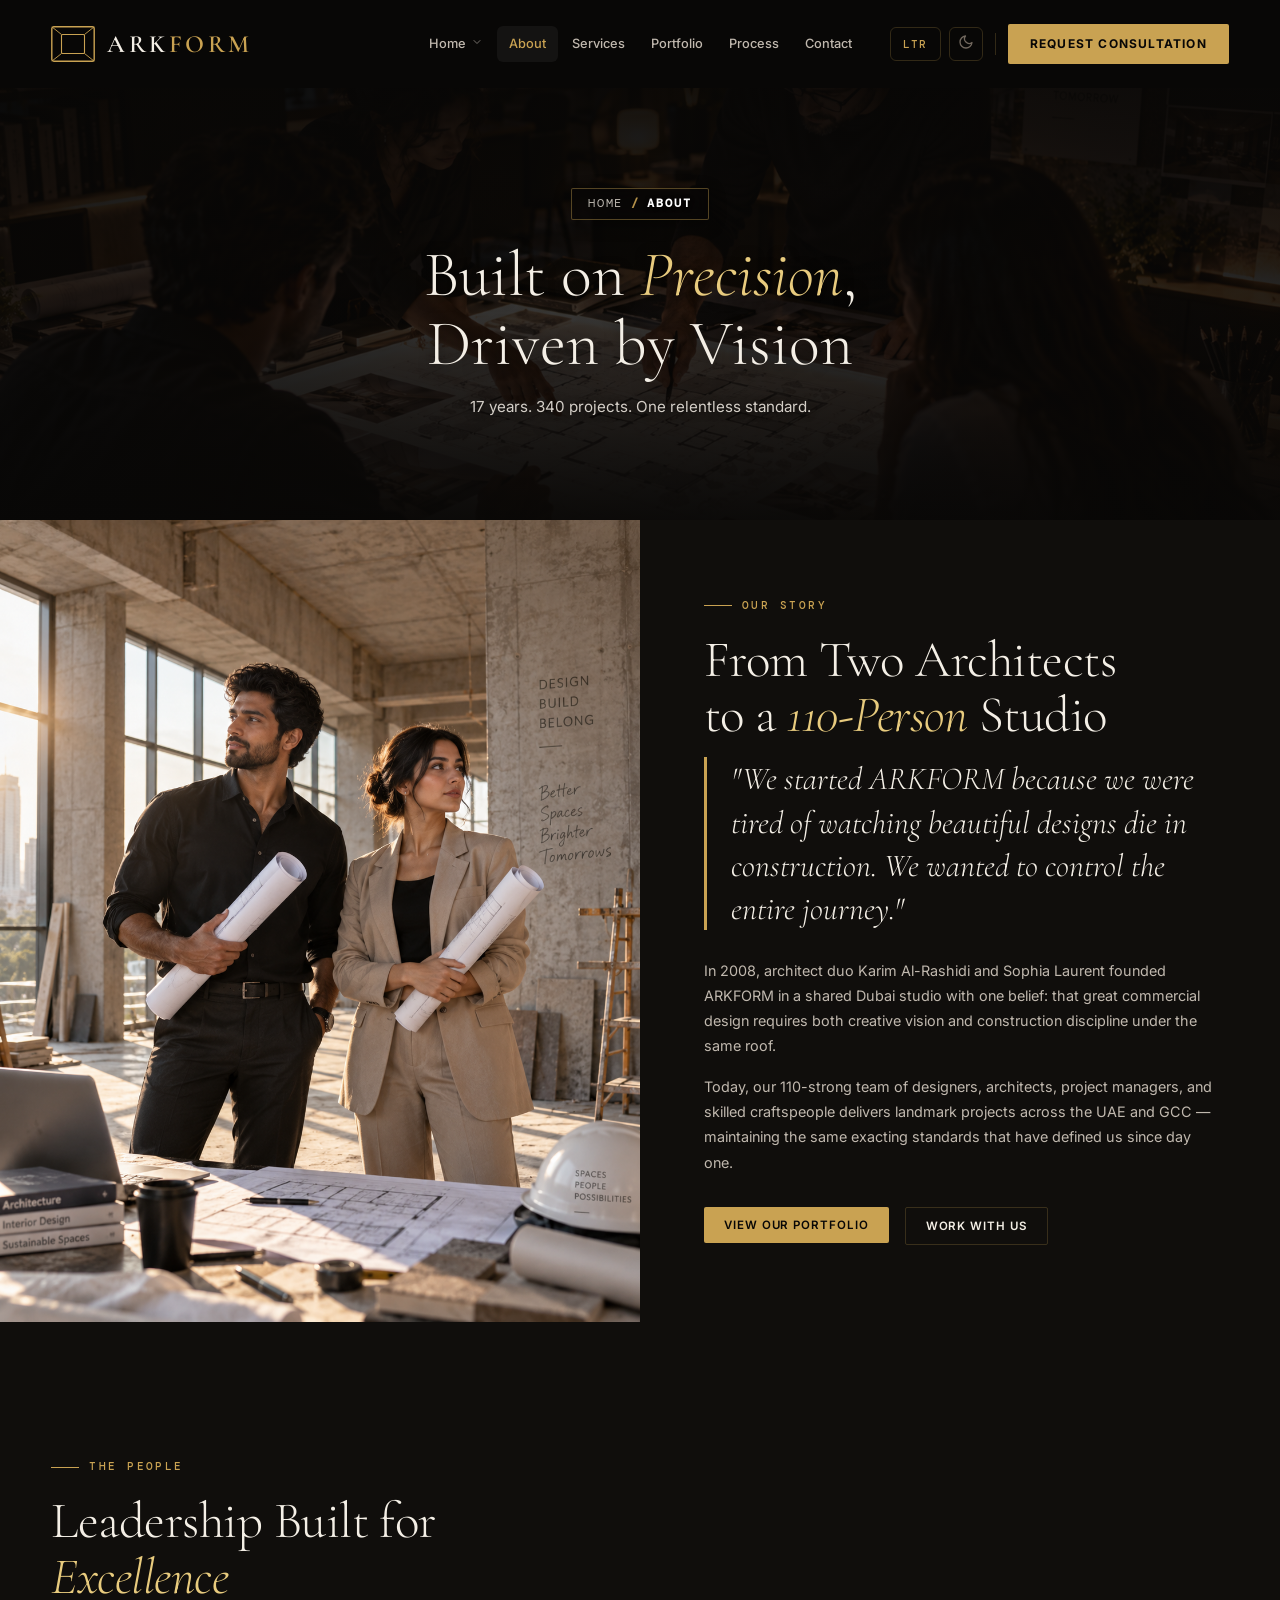
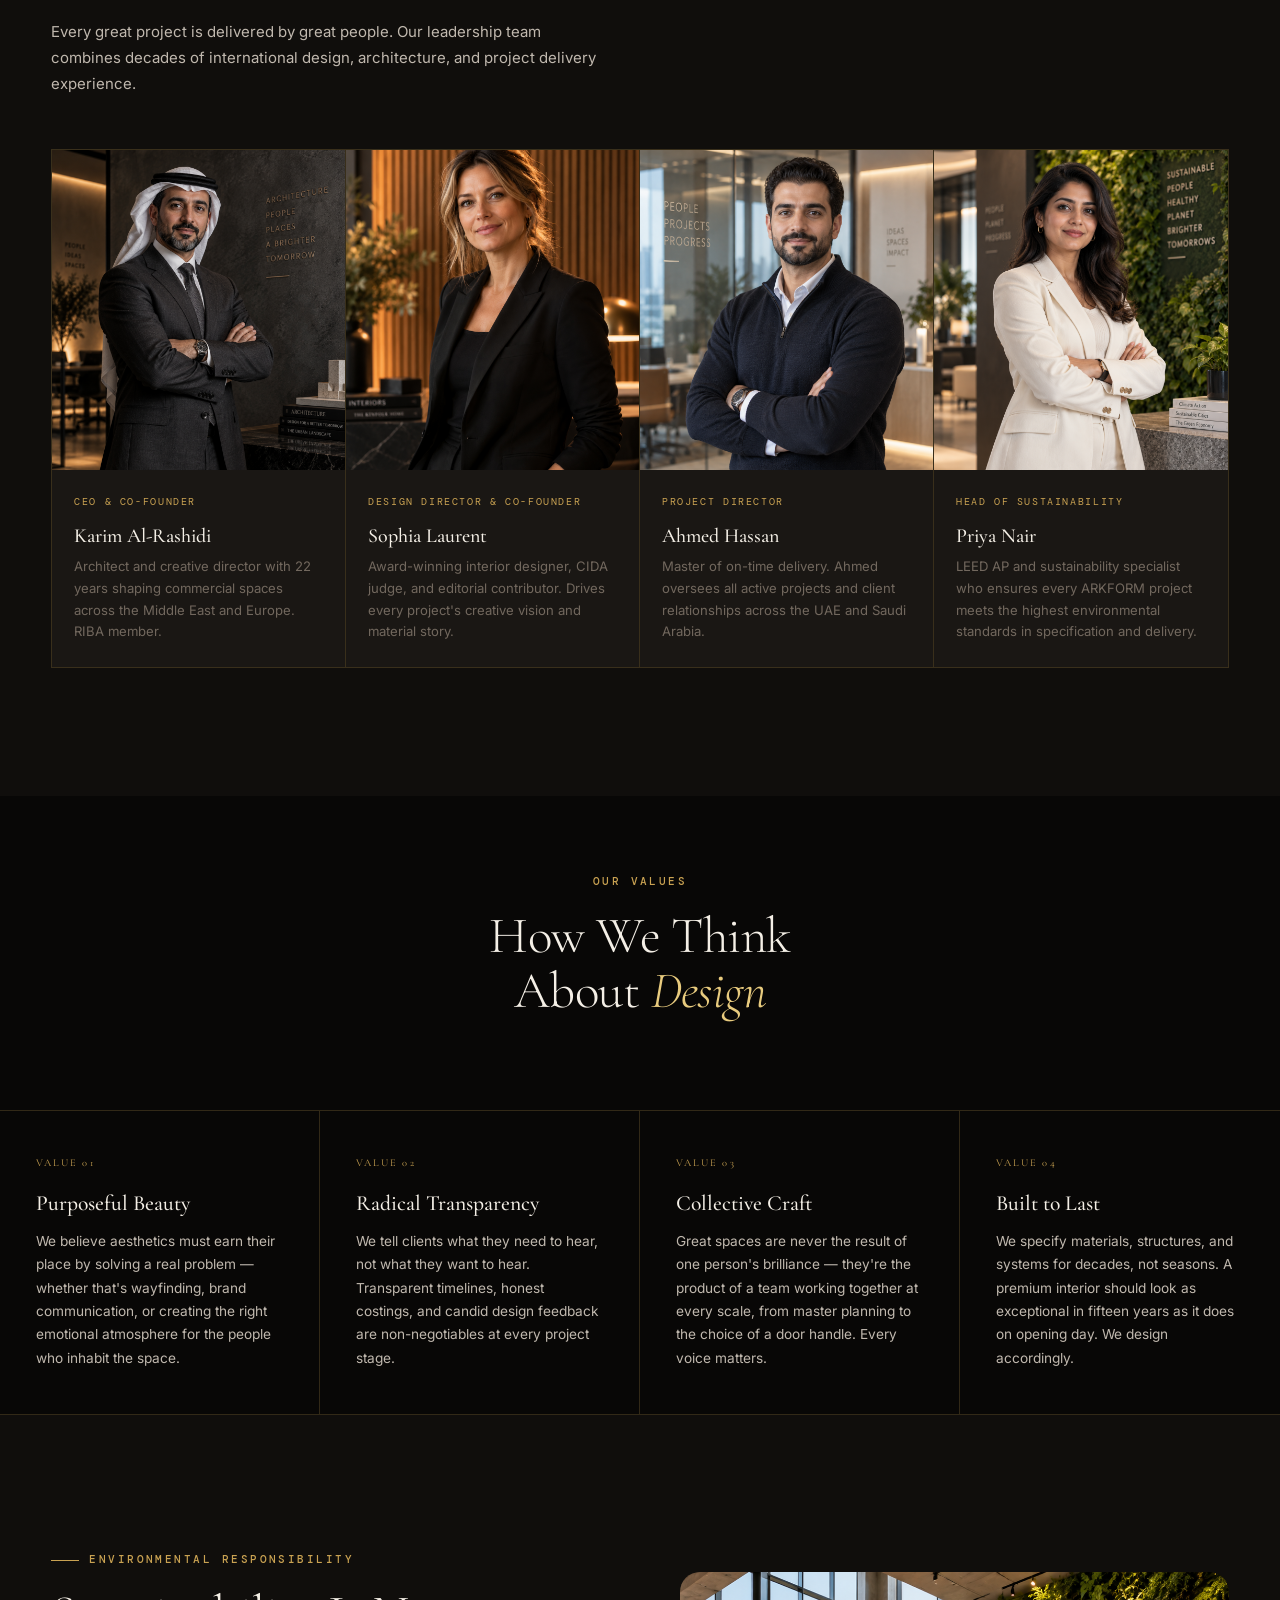
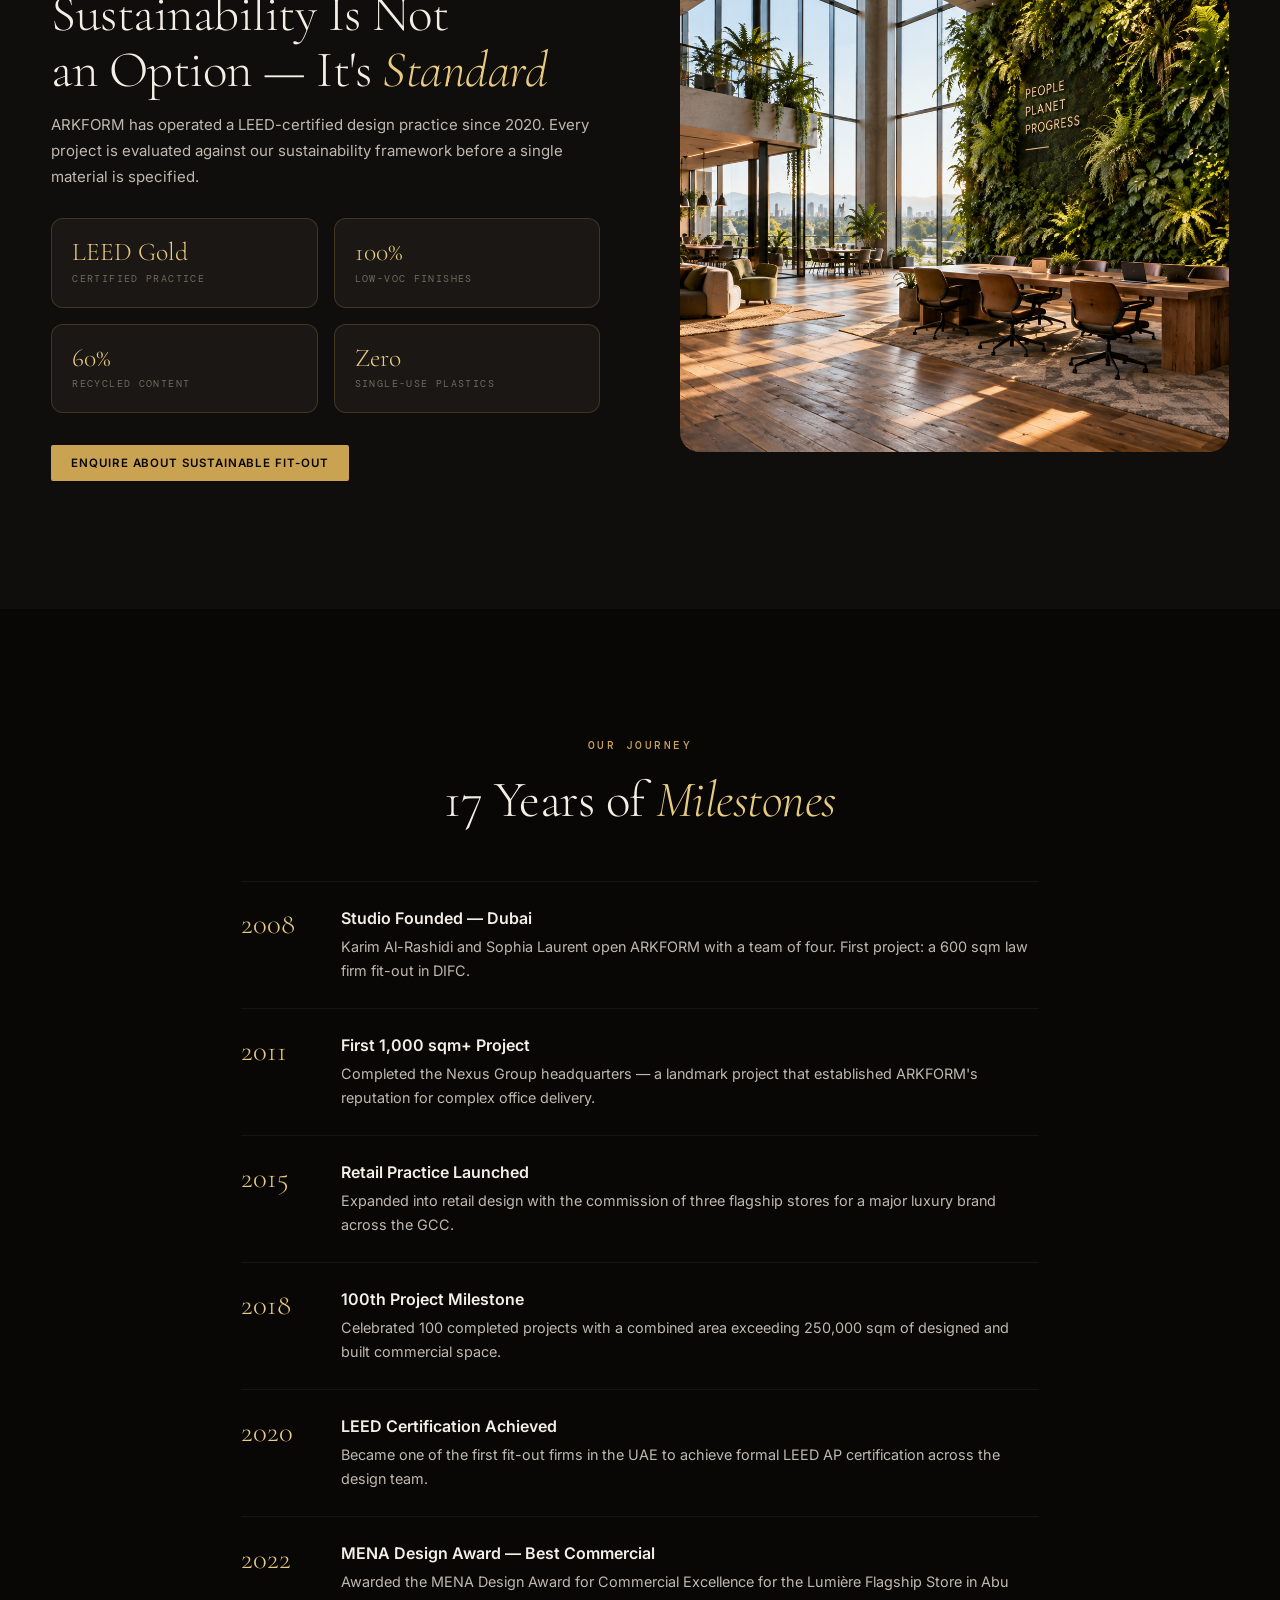
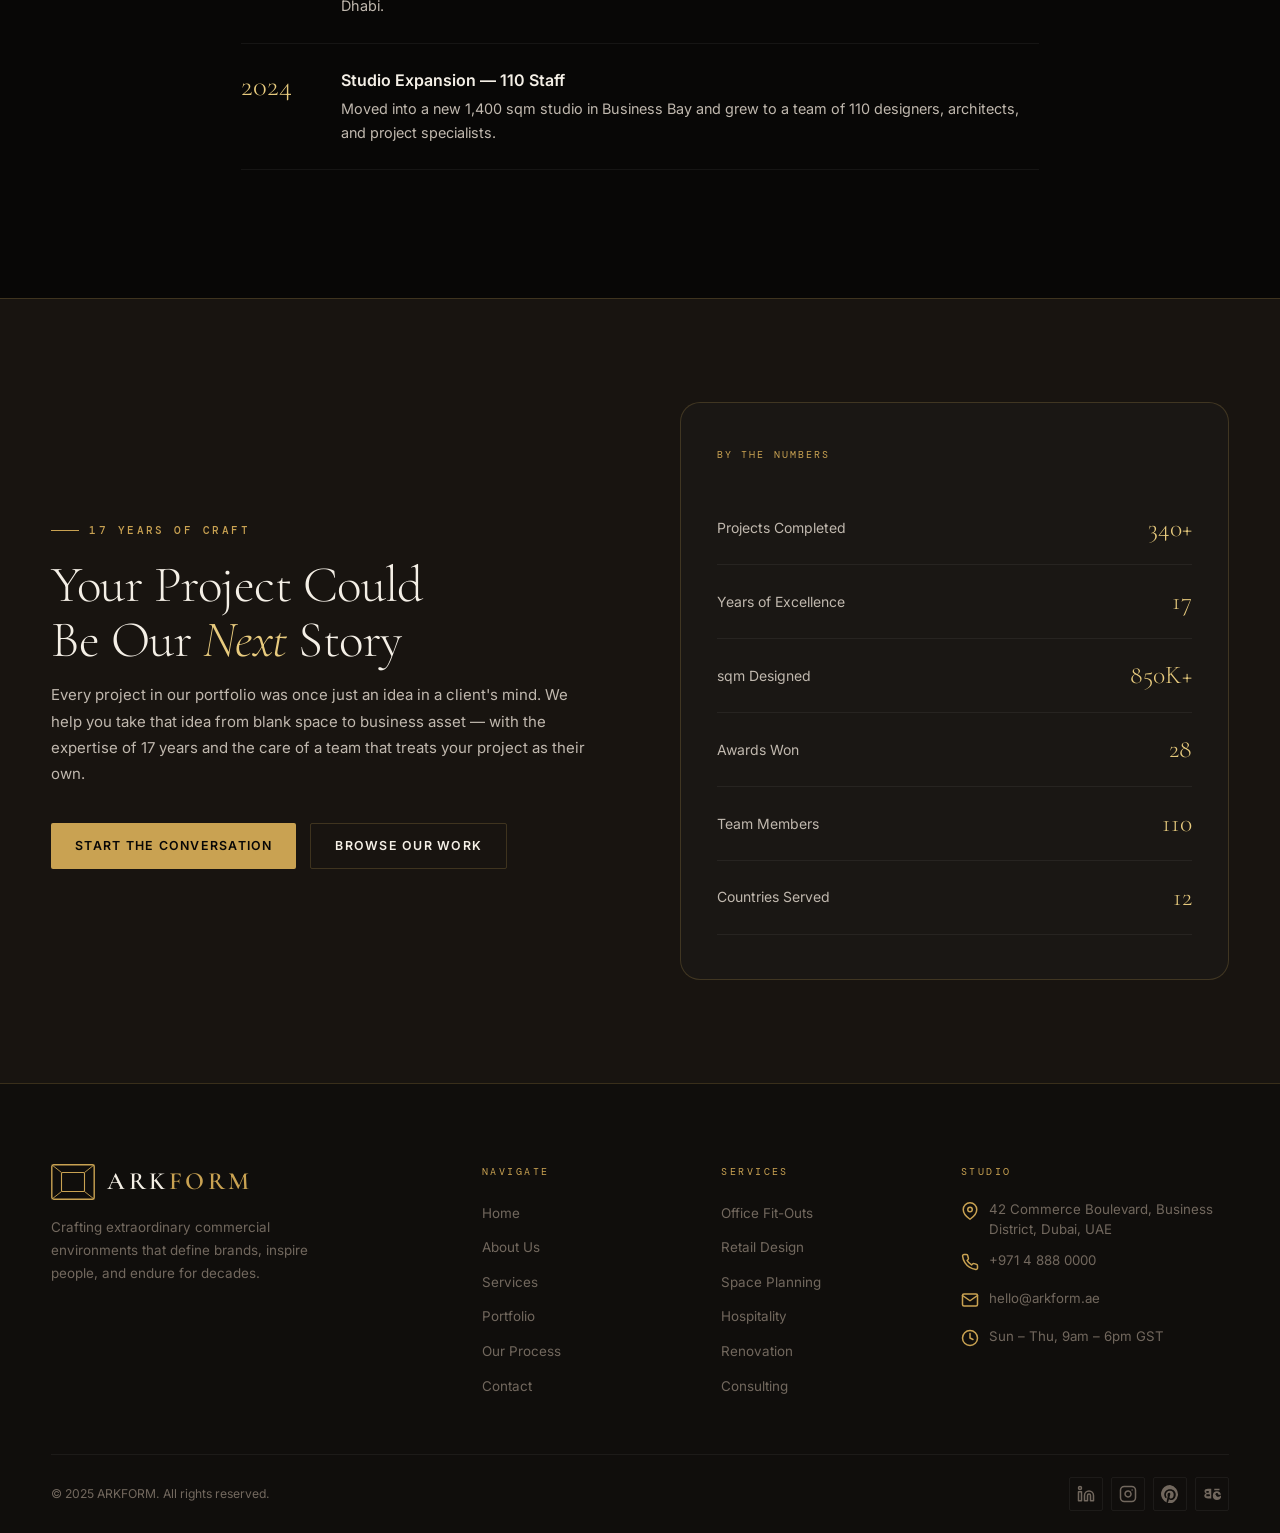
<file: about.html>
<!DOCTYPE html>
<html lang="en" dir="ltr" data-theme="dark">
<head>
<meta charset="UTF-8"/>
<meta name="viewport" content="width=device-width, initial-scale=1.0"/>
<meta name="description" content="Learn about ARKFORM — 17 years delivering award-winning commercial interiors. Meet our leadership, design philosophy, and sustainability commitment."/>
<title>About Us | ARKFORM</title>
<link rel="preconnect" href="https://fonts.googleapis.com"/>
<link rel="preconnect" href="https://fonts.gstatic.com" crossorigin/>
<link rel="stylesheet" href="style.css"/>
<link rel="icon" type="image/svg+xml" href="data:image/svg+xml,%3Csvg xmlns='http://www.w3.org/2000/svg' viewBox='0 0 24 24' fill='%23cfae7d'%3E%3Cpath d='M12 2L1 22h22L12 2zm0 5l6.5 12h-13L12 7z'/%3E%3C/svg%3E" />
</head>
<body>
<header id="site-header">
  <div class="header-inner">
    <a href="index.html" class="logo-wrap" aria-label="ARKFORM Home">
      <svg class="logo-svg" viewBox="0 0 44 36" fill="none" xmlns="http://www.w3.org/2000/svg" aria-hidden="true">
  <rect x="0.8" y="0.8" width="42.4" height="34.4" rx="2" stroke="currentColor" stroke-width="1.4"/>
  <rect x="10.5" y="8.5" width="23" height="19" rx="1" stroke="currentColor" stroke-width="1.1"/>
  <line x1="0.8" y1="0.8" x2="10.5" y2="8.5" stroke="currentColor" stroke-width="0.9"/>
  <line x1="43.2" y1="0.8" x2="33.5" y2="8.5" stroke="currentColor" stroke-width="0.9"/>
  <line x1="0.8" y1="35.2" x2="10.5" y2="27.5" stroke="currentColor" stroke-width="0.9"/>
  <line x1="43.2" y1="35.2" x2="33.5" y2="27.5" stroke="currentColor" stroke-width="0.9"/>
</svg>
      <div class="logo-text">
        <span class="logo-name">ARK<b>FORM</b></span>
        
      </div>
    </a>
    <nav class="nav-menu" role="navigation">
      <div class="nav-item">
        <a href="index.html" class="nav-link">Home <span class="nav-chev"><svg width="12" height="12" viewBox="0 0 24 24" fill="none" stroke="currentColor" stroke-width="2" stroke-linecap="round" stroke-linejoin="round"><polyline points="6 9 12 15 18 9"></polyline></svg></span></a>
        <div class="dropdown">
          <a href="index.html"  class="dropdown-link"><span class="dd-dot"></span>Home One</a>
          <a href="home2.html" class="dropdown-link"><span class="dd-dot"></span>Home Two</a>
        </div>
      </div>
      <div class="nav-item"><a href="about.html"     class="nav-link">About</a></div>
      <div class="nav-item"><a href="services.html"  class="nav-link">Services</a></div>
      <div class="nav-item"><a href="portfolio.html" class="nav-link">Portfolio</a></div>
      <div class="nav-item"><a href="process.html"   class="nav-link">Process</a></div>
      <div class="nav-item"><a href="contact.html"   class="nav-link">Contact</a></div>
    </nav>
    <div class="hd-right">
      <button class="dir-toggle" id="dirToggle" aria-label="Toggle direction">LTR</button>
      <button class="theme-toggle" id="themeToggle" aria-label="Toggle theme">
        <span class="icon-moon"><svg width="16" height="16" viewBox="0 0 24 24" fill="none" stroke="currentColor" stroke-width="2" stroke-linecap="round" stroke-linejoin="round"><path d="M21 12.79A9 9 0 1 1 11.21 3 7 7 0 0 0 21 12.79z"></path></svg></span><span class="icon-sun"><svg width="16" height="16" viewBox="0 0 24 24" fill="none" stroke="currentColor" stroke-width="2" stroke-linecap="round" stroke-linejoin="round"><circle cx="12" cy="12" r="5"></circle><line x1="12" y1="1" x2="12" y2="3"></line><line x1="12" y1="21" x2="12" y2="23"></line><line x1="4.22" y1="4.22" x2="5.64" y2="5.64"></line><line x1="18.36" y1="18.36" x2="19.78" y2="19.78"></line><line x1="1" y1="12" x2="3" y2="12"></line><line x1="21" y1="12" x2="23" y2="12"></line><line x1="4.22" y1="19.78" x2="5.64" y2="18.36"></line><line x1="18.36" y1="5.64" x2="19.78" y2="4.22"></line></svg></span>
      </button>
      <div class="hd-divider"></div>
      <a href="contact.html" class="btn-nav-cta">Request Consultation</a>
      <button class="hamburger" id="hamburger"><span></span><span></span><span></span></button>
    </div>
  </div>
</header>
<div class="mobile-overlay" id="mobile-overlay"></div>
<nav class="mobile-nav" id="mobile-nav">
  <a href="index.html" class="mobile-nav-link">Home<div class="m-sub"><a href="index.html" class="m-sub-link">Home One</a><a href="home2.html" class="m-sub-link">Home Two</a></div></a>
  <a href="about.html" class="mobile-nav-link">About</a>
  <a href="services.html" class="mobile-nav-link">Services</a>
  <a href="portfolio.html" class="mobile-nav-link">Portfolio</a>
  <a href="process.html" class="mobile-nav-link">Process</a>
  <a href="contact.html" class="mobile-nav-link">Contact</a>
  <div style="margin-top:32px;display:flex;gap:10px;flex-wrap:wrap;">
    <button class="dir-toggle">LTR</button>
    <button class="theme-toggle"><span class="icon-moon"><svg width="16" height="16" viewBox="0 0 24 24" fill="none" stroke="currentColor" stroke-width="2" stroke-linecap="round" stroke-linejoin="round"><path d="M21 12.79A9 9 0 1 1 11.21 3 7 7 0 0 0 21 12.79z"></path></svg></span><span class="icon-sun"><svg width="16" height="16" viewBox="0 0 24 24" fill="none" stroke="currentColor" stroke-width="2" stroke-linecap="round" stroke-linejoin="round"><circle cx="12" cy="12" r="5"></circle><line x1="12" y1="1" x2="12" y2="3"></line><line x1="12" y1="21" x2="12" y2="23"></line><line x1="4.22" y1="4.22" x2="5.64" y2="5.64"></line><line x1="18.36" y1="18.36" x2="19.78" y2="19.78"></line><line x1="1" y1="12" x2="3" y2="12"></line><line x1="21" y1="12" x2="23" y2="12"></line><line x1="4.22" y1="19.78" x2="5.64" y2="18.36"></line><line x1="18.36" y1="5.64" x2="19.78" y2="4.22"></line></svg></span></button>
    <a href="contact.html" class="btn-nav-cta" style="margin-top:0;">Request Consultation</a>
  </div>
</nav>

<main style="margin-top:var(--nav-h);">

<!--  PAGE HERO -->
<div class="page-hero">
  <div class="page-hero-bg"><img src="about_hero.png" alt="ARKFORM Studio — Design Team at Work" style="width:100%;height:100%;position:absolute;inset:0;border-radius:0;object-fit:cover;"></div>
  <div class="page-hero-overlay"></div>
  <div class="page-hero-content"><div class="container">
    <div class="breadcrumb"><a href="index.html">Home</a><span class="bc-sep">/</span><span>About</span></div>
    <h1 class="page-hero-title">Built on <em>Precision</em>,<br>Driven by Vision</h1>
    <p class="page-hero-sub">17 years. 340 projects. One relentless standard.</p>
  </div></div>
</div>

<!--  FOUNDING STORY -->
<section id="story" class="founding-split" style="min-height:560px;">
  <div class="founding-visual reveal-left">
    <img src="about_founding.png" alt="Co-founders Karim Al-Rashidi &amp; Sophia Laurent" style="width:100%;height:100%;position:absolute;inset:0;border-radius:0;object-fit:cover;">
  </div>
  <div class="founding-body reveal-right">
    <div class="section-eyebrow">Our Story</div>
    <h2 class="sh-title">From Two Architects<br>to a <em>110-Person</em> Studio</h2>
    <p class="founding-pull">"We started ARKFORM because we were tired of watching beautiful designs die in construction. We wanted to control the entire journey."</p>
    <p style="font-size:0.9rem;color:var(--txt-2);line-height:1.74;margin-bottom:16px;">In 2008, architect duo Karim Al-Rashidi and Sophia Laurent founded ARKFORM in a shared Dubai studio with one belief: that great commercial design requires both creative vision and construction discipline under the same roof.</p>
    <p style="font-size:0.9rem;color:var(--txt-2);line-height:1.74;margin-bottom:32px;">Today, our 110-strong team of designers, architects, project managers, and skilled craftspeople delivers landmark projects across the UAE and GCC — maintaining the same exacting standards that have defined us since day one.</p>
    <div style="display:flex;gap:16px;flex-wrap:wrap;">
      <a href="portfolio.html" class="btn btn-gold btn-sm">View Our Portfolio</a>
      <a href="contact.html"   class="btn btn-border btn-sm">Work With Us</a>
    </div>
  </div>
</section>

<!--  TEAM — Editorial grid, not standard cards -->
<section id="team" class="section" style="background:var(--bg-1);">
  <div class="container">
    <div class="sh reveal" style="margin-bottom:52px;">
      <div class="section-eyebrow">The People</div>
      <h2 class="sh-title">Leadership Built for<br><em>Excellence</em></h2>
      <p class="sh-body">Every great project is delivered by great people. Our leadership team combines decades of international design, architecture, and project delivery experience.</p>
    </div>
    <div class="team-editorial reveal">
      <div class="team-member">
        <div class="team-photo"><img src="about_team1.png" alt="Karim Al-Rashidi" style="width:100%;height:320px;border-radius:0;object-fit:cover;"></div>
        <div class="team-info">
          <div class="team-role">CEO &amp; Co-Founder</div>
          <div class="team-name">Karim Al-Rashidi</div>
          <p class="team-bio">Architect and creative director with 22 years shaping commercial spaces across the Middle East and Europe. RIBA member.</p>
        </div>
      </div>
      <div class="team-member">
        <div class="team-photo"><img src="about_team2.png" alt="Sophia Laurent" style="width:100%;height:320px;border-radius:0;object-fit:cover;"></div>
        <div class="team-info">
          <div class="team-role">Design Director &amp; Co-Founder</div>
          <div class="team-name">Sophia Laurent</div>
          <p class="team-bio">Award-winning interior designer, CIDA judge, and editorial contributor. Drives every project's creative vision and material story.</p>
        </div>
      </div>
      <div class="team-member">
        <div class="team-photo"><img src="about_team3.png" alt="Ahmed Hassan" style="width:100%;height:320px;border-radius:0;object-fit:cover;"></div>
        <div class="team-info">
          <div class="team-role">Project Director</div>
          <div class="team-name">Ahmed Hassan</div>
          <p class="team-bio">Master of on-time delivery. Ahmed oversees all active projects and client relationships across the UAE and Saudi Arabia.</p>
        </div>
      </div>
      <div class="team-member">
        <div class="team-photo"><img src="about_team4.png" alt="Priya Nair" style="width:100%;height:320px;border-radius:0;object-fit:cover;"></div>
        <div class="team-info">
          <div class="team-role">Head of Sustainability</div>
          <div class="team-name">Priya Nair</div>
          <p class="team-bio">LEED AP and sustainability specialist who ensures every ARKFORM project meets the highest environmental standards in specification and delivery.</p>
        </div>
      </div>
    </div>
  </div>
</section>

<!--  DESIGN PHILOSOPHY — Values in a distinct format -->
<section id="philosophy" style="background:var(--bg-0);">
  <div class="container section-sm">
    <div class="sh center reveal" style="margin-bottom:0px;"><div class="section-eyebrow center">Our Values</div><h2 class="sh-title">How We Think<br>About <em>Design</em></h2></div>
  </div>
  <div class="values-row reveal">
    <div class="value-cell">
      <div class="value-number">Value 01</div>
      <div class="value-title">Purposeful Beauty</div>
      <p class="value-body">We believe aesthetics must earn their place by solving a real problem — whether that's wayfinding, brand communication, or creating the right emotional atmosphere for the people who inhabit the space.</p>
    </div>
    <div class="value-cell">
      <div class="value-number">Value 02</div>
      <div class="value-title">Radical Transparency</div>
      <p class="value-body">We tell clients what they need to hear, not what they want to hear. Transparent timelines, honest costings, and candid design feedback are non-negotiables at every project stage.</p>
    </div>
    <div class="value-cell">
      <div class="value-number">Value 03</div>
      <div class="value-title">Collective Craft</div>
      <p class="value-body">Great spaces are never the result of one person's brilliance — they're the product of a team working together at every scale, from master planning to the choice of a door handle. Every voice matters.</p>
    </div>
    <div class="value-cell">
      <div class="value-number">Value 04</div>
      <div class="value-title">Built to Last</div>
      <p class="value-body">We specify materials, structures, and systems for decades, not seasons. A premium interior should look as exceptional in fifteen years as it does on opening day. We design accordingly.</p>
    </div>
  </div>
</section>

<!--  SUSTAINABILITY — Dedicated, not an afterthought -->
<section id="sustainability" class="section" style="background:var(--bg-1);">
  <div class="container">
    <div style="display:grid;grid-template-columns:1fr 1fr;gap:80px;align-items:center;" class="reveal">
      <div>
        <div class="section-eyebrow">Environmental Responsibility</div>
        <h2 class="sh-title">Sustainability Is Not<br>an Option — It's <em>Standard</em></h2>
        <p style="font-size:0.9375rem;color:var(--txt-2);line-height:1.74;margin-bottom:28px;">ARKFORM has operated a LEED-certified design practice since 2020. Every project is evaluated against our sustainability framework before a single material is specified.</p>
        <div style="display:grid;grid-template-columns:1fr 1fr;gap:16px;margin-bottom:32px;">
          <div style="padding:20px;background:var(--bg-card);border:1px solid var(--bd-g);border-radius:var(--r-md);"><div style="font-family:var(--ff-d);font-size:1.6rem;font-weight:300;color:var(--gold-lt);line-height:1;margin-bottom:6px;">LEED Gold</div><div style="font-family:var(--ff-m);font-size:0.62rem;letter-spacing:0.14em;text-transform:uppercase;color:var(--txt-3);">Certified Practice</div></div><div style="padding:20px;background:var(--bg-card);border:1px solid var(--bd-g);border-radius:var(--r-md);"><div style="font-family:var(--ff-d);font-size:1.6rem;font-weight:300;color:var(--gold-lt);line-height:1;margin-bottom:6px;">100%</div><div style="font-family:var(--ff-m);font-size:0.62rem;letter-spacing:0.14em;text-transform:uppercase;color:var(--txt-3);">Low-VOC Finishes</div></div><div style="padding:20px;background:var(--bg-card);border:1px solid var(--bd-g);border-radius:var(--r-md);"><div style="font-family:var(--ff-d);font-size:1.6rem;font-weight:300;color:var(--gold-lt);line-height:1;margin-bottom:6px;">60%</div><div style="font-family:var(--ff-m);font-size:0.62rem;letter-spacing:0.14em;text-transform:uppercase;color:var(--txt-3);">Recycled Content</div></div><div style="padding:20px;background:var(--bg-card);border:1px solid var(--bd-g);border-radius:var(--r-md);"><div style="font-family:var(--ff-d);font-size:1.6rem;font-weight:300;color:var(--gold-lt);line-height:1;margin-bottom:6px;">Zero</div><div style="font-family:var(--ff-m);font-size:0.62rem;letter-spacing:0.14em;text-transform:uppercase;color:var(--txt-3);">Single-Use Plastics</div></div>
        </div>
        <a href="contact.html" class="btn btn-gold btn-sm">Enquire About Sustainable Fit-Out</a>
      </div>
      <div style="position:relative;min-height:480px;border-radius:var(--r-lg);overflow:hidden;">
        <img src="about_sustain.png" alt="Biophilic Office Design" style="width:100%;height:100%;position:absolute;inset:0;border-radius:0;object-fit:cover;">
      </div>
    </div>
  </div>
</section>

<!--  MILESTONE TIMELINE — Shows firm's journey, builds trust -->
<section id="milestones" class="section" style="background:var(--bg-0);">
  <div class="container" style="max-width:900px;">
    <div class="sh center reveal" style="margin-bottom:52px;">
      <div class="section-eyebrow center">Our Journey</div>
      <h2 class="sh-title">17 Years of <em>Milestones</em></h2>
    </div>
    <div class="milestone-list reveal">
      <div class="milestone-item"><div class="milestone-year">2008</div><div><div class="milestone-title">Studio Founded — Dubai</div><p class="milestone-text">Karim Al-Rashidi and Sophia Laurent open ARKFORM with a team of four. First project: a 600 sqm law firm fit-out in DIFC.</p></div></div><div class="milestone-item"><div class="milestone-year">2011</div><div><div class="milestone-title">First 1,000 sqm+ Project</div><p class="milestone-text">Completed the Nexus Group headquarters — a landmark project that established ARKFORM's reputation for complex office delivery.</p></div></div><div class="milestone-item"><div class="milestone-year">2015</div><div><div class="milestone-title">Retail Practice Launched</div><p class="milestone-text">Expanded into retail design with the commission of three flagship stores for a major luxury brand across the GCC.</p></div></div><div class="milestone-item"><div class="milestone-year">2018</div><div><div class="milestone-title">100th Project Milestone</div><p class="milestone-text">Celebrated 100 completed projects with a combined area exceeding 250,000 sqm of designed and built commercial space.</p></div></div><div class="milestone-item"><div class="milestone-year">2020</div><div><div class="milestone-title">LEED Certification Achieved</div><p class="milestone-text">Became one of the first fit-out firms in the UAE to achieve formal LEED AP certification across the design team.</p></div></div><div class="milestone-item"><div class="milestone-year">2022</div><div><div class="milestone-title">MENA Design Award — Best Commercial</div><p class="milestone-text">Awarded the MENA Design Award for Commercial Excellence for the Lumière Flagship Store in Abu Dhabi.</p></div></div><div class="milestone-item"><div class="milestone-year">2024</div><div><div class="milestone-title">Studio Expansion — 110 Staff</div><p class="milestone-text">Moved into a new 1,400 sqm studio in Business Bay and grew to a team of 110 designers, architects, and project specialists.</p></div></div>
    </div>
  </div>
</section>

<!--  FINAL CTA — Specific to About page, not generic -->
<section id="cta" style="background:var(--bg-2);border-top:1px solid var(--bd-g);">
  <div class="container">
    <div style="display:grid;grid-template-columns:1fr 1fr;gap:80px;align-items:center;padding:clamp(70px,8vw,120px) 0;" class="reveal">
      <div>
        <div class="section-eyebrow">17 Years of Craft</div>
        <h2 class="sh-title">Your Project Could<br>Be Our <em>Next</em> Story</h2>
        <p style="font-size:0.9375rem;color:var(--txt-2);line-height:1.74;margin-bottom:36px;">Every project in our portfolio was once just an idea in a client's mind. We help you take that idea from blank space to business asset — with the expertise of 17 years and the care of a team that treats your project as their own.</p>
        <div style="display:flex;gap:14px;flex-wrap:wrap;">
          <a href="contact.html"   class="btn btn-gold">Start the Conversation</a>
          <a href="portfolio.html" class="btn btn-border">Browse Our Work</a>
        </div>
      </div>
      <div style="background:var(--bg-card);border:1px solid var(--bd-g);border-radius:var(--r-lg);padding:44px 36px;">
        <div style="font-family:var(--ff-m);font-size:0.65rem;letter-spacing:0.20em;text-transform:uppercase;color:var(--gold);margin-bottom:28px;">By the Numbers</div>
        <div style="display:flex;justify-content:space-between;align-items:center;padding:16px 0;border-bottom:1px solid var(--bd);"><span style="font-size:0.875rem;color:var(--txt-2);">Projects Completed</span><span style="font-family:var(--ff-d);font-size:1.6rem;font-weight:300;color:var(--gold-lt);">340+</span></div><div style="display:flex;justify-content:space-between;align-items:center;padding:16px 0;border-bottom:1px solid var(--bd);"><span style="font-size:0.875rem;color:var(--txt-2);">Years of Excellence</span><span style="font-family:var(--ff-d);font-size:1.6rem;font-weight:300;color:var(--gold-lt);">17</span></div><div style="display:flex;justify-content:space-between;align-items:center;padding:16px 0;border-bottom:1px solid var(--bd);"><span style="font-size:0.875rem;color:var(--txt-2);">sqm Designed</span><span style="font-family:var(--ff-d);font-size:1.6rem;font-weight:300;color:var(--gold-lt);">850K+</span></div><div style="display:flex;justify-content:space-between;align-items:center;padding:16px 0;border-bottom:1px solid var(--bd);"><span style="font-size:0.875rem;color:var(--txt-2);">Awards Won</span><span style="font-family:var(--ff-d);font-size:1.6rem;font-weight:300;color:var(--gold-lt);">28</span></div><div style="display:flex;justify-content:space-between;align-items:center;padding:16px 0;border-bottom:1px solid var(--bd);"><span style="font-size:0.875rem;color:var(--txt-2);">Team Members</span><span style="font-family:var(--ff-d);font-size:1.6rem;font-weight:300;color:var(--gold-lt);">110</span></div><div style="display:flex;justify-content:space-between;align-items:center;padding:16px 0;border-bottom:1px solid var(--bd);"><span style="font-size:0.875rem;color:var(--txt-2);">Countries Served</span><span style="font-family:var(--ff-d);font-size:1.6rem;font-weight:300;color:var(--gold-lt);">12</span></div>
      </div>
    </div>
  </div>
</section>

</main>
<footer id="site-footer">
  <div class="container">
    <div class="footer-top">
      <div>
        <div class="footer-logo-row">
          <svg class="logo-svg" viewBox="0 0 44 36" fill="none">
            <rect x="0.8" y="0.8" width="42.4" height="34.4" rx="2" stroke="currentColor" stroke-width="1.4"/>
            <rect x="10.5" y="8.5" width="23" height="19" rx="1" stroke="currentColor" stroke-width="1.1"/>
            <line x1="0.8" y1="0.8" x2="10.5" y2="8.5" stroke="currentColor" stroke-width="0.9"/>
            <line x1="43.2" y1="0.8" x2="33.5" y2="8.5" stroke="currentColor" stroke-width="0.9"/>
            <line x1="0.8" y1="35.2" x2="10.5" y2="27.5" stroke="currentColor" stroke-width="0.9"/>
            <line x1="43.2" y1="35.2" x2="33.5" y2="27.5" stroke="currentColor" stroke-width="0.9"/>
          </svg>
          <div class="logo-text">
            <span class="logo-name">ARK<b>FORM</b></span>
          </div>
        </div>
        <p class="footer-desc">Crafting extraordinary commercial environments that define brands, inspire people, and endure for decades.</p>
      </div>
      <div>
        <div class="footer-col-title">Navigate</div>
        <ul class="footer-links">
          <li><a href="index.html">Home</a></li>
          <li><a href="about.html">About Us</a></li>
          <li><a href="services.html">Services</a></li>
          <li><a href="portfolio.html">Portfolio</a></li>
          <li><a href="process.html">Our Process</a></li>
          <li><a href="contact.html">Contact</a></li>
        </ul>
      </div>
      <div>
        <div class="footer-col-title">Services</div>
        <ul class="footer-links">
          <li><a href="services.html">Office Fit-Outs</a></li>
          <li><a href="services.html">Retail Design</a></li>
          <li><a href="services.html">Space Planning</a></li>
          <li><a href="services.html">Hospitality</a></li>
          <li><a href="services.html">Renovation</a></li>
          <li><a href="services.html">Consulting</a></li>
        </ul>
      </div>
      <div>
        <div class="footer-col-title">Studio</div>
        <div class="footer-contact-row">
          <span class="fc-icon">
            <svg width="18" height="18" viewBox="0 0 24 24" fill="none" stroke="currentColor" stroke-width="2" stroke-linecap="round" stroke-linejoin="round"><path d="M21 10c0 7-9 13-9 13s-9-6-9-13a9 9 0 0 1 18 0z"></path><circle cx="12" cy="10" r="3"></circle></svg>
          </span>
          <span>42 Commerce Boulevard, Business District, Dubai, UAE</span>
        </div>
        <div class="footer-contact-row">
          <span class="fc-icon">
            <svg width="18" height="18" viewBox="0 0 24 24" fill="none" stroke="currentColor" stroke-width="2" stroke-linecap="round" stroke-linejoin="round"><path d="M22 16.92v3a2 2 0 0 1-2.18 2 19.79 19.79 0 0 1-8.63-3.07 19.5 19.5 0 0 1-6-6 19.79 19.79 0 0 1-3.07-8.67A2 2 0 0 1 4.11 2h3a2 2 0 0 1 2 1.72 12.84 12.84 0 0 0 .7 2.81 2 2 0 0 1-.45 2.11L8.09 9.91a16 16 0 0 0 6 6l1.27-1.27a2 2 0 0 1 2.11-.45 12.84 12.84 0 0 0 2.81.7A2 2 0 0 1 22 16.92z"></path></svg>
          </span>
          <span>+971 4 888 0000</span>
        </div>
        <div class="footer-contact-row">
          <span class="fc-icon">
            <svg width="18" height="18" viewBox="0 0 24 24" fill="none" stroke="currentColor" stroke-width="2" stroke-linecap="round" stroke-linejoin="round"><path d="M4 4h16c1.1 0 2 .9 2 2v12c0 1.1-.9 2-2 2H4c-1.1 0-2-.9-2-2V6c0-1.1.9-2 2-2z"></path><polyline points="22,6 12,13 2,6"></polyline></svg>
          </span>
          <span>hello@arkform.ae</span>
        </div>
        <div class="footer-contact-row">
          <span class="fc-icon">
            <svg width="18" height="18" viewBox="0 0 24 24" fill="none" stroke="currentColor" stroke-width="2" stroke-linecap="round" stroke-linejoin="round"><circle cx="12" cy="12" r="10"></circle><polyline points="12 6 12 12 16 14"></polyline></svg>
          </span>
          <span>Sun – Thu, 9am – 6pm GST</span>
        </div>
      </div>
    </div>
    <div class="footer-bottom">
      <p class="footer-copy">&copy; 2025 ARKFORM. All rights reserved.</p>
      <div class="footer-socials">
        <a href="#" class="soc-btn" aria-label="LinkedIn">
          <svg width="18" height="18" viewBox="0 0 24 24" fill="none" stroke="currentColor" stroke-width="2" stroke-linecap="round" stroke-linejoin="round"><path d="M16 8a6 6 0 0 1 6 6v7h-4v-7a2 2 0 0 0-2-2 2 2 0 0 0-2 2v7h-4v-7a6 6 0 0 1 6-6z"></path><rect x="2" y="9" width="4" height="12"></rect><circle cx="4" cy="4" r="2"></circle></svg>
        </a>
        <a href="#" class="soc-btn" aria-label="Instagram">
          <svg width="18" height="18" viewBox="0 0 24 24" fill="none" stroke="currentColor" stroke-width="2" stroke-linecap="round" stroke-linejoin="round"><rect x="2" y="2" width="20" height="20" rx="5" ry="5"></rect><path d="M16 11.37A4 4 0 1 1 12.63 8 4 4 0 0 1 16 11.37z"></path><line x1="17.5" y1="6.5" x2="17.51" y2="6.5"></line></svg>
        </a>
        <a href="#" class="soc-btn" aria-label="Pinterest">
          <svg width="18" height="18" viewBox="0 0 24 24" fill="currentColor"><path d="M12 0a12 12 0 0 0-4.37 23.17c-.07-.63-.13-1.6.03-2.29l1.4-5.92s-.36-.71-.36-1.78c0-1.66.97-2.9 2.17-2.9 1.01 0 1.51.76 1.51 1.68 0 1.02-.65 2.56-.99 3.98-.28 1.19.6 2.16 1.77 2.16 2.13 0 3.77-2.24 3.77-5.47 0-2.86-2.06-4.86-5.01-4.86-3.41 0-5.41 2.56-5.41 5.19 0 1.03.4 2.14.89 2.74.08.1.09.23.07.35l-.33 1.36c-.05.23-.17.27-.4.17-1.5-.7-2.43-2.88-2.43-4.65 0-3.78 2.75-7.25 7.95-7.25 4.17 0 7.39 2.96 7.39 6.92 0 4.13-2.61 7.46-6.23 7.46-1.21 0-2.35-.63-2.76-1.38l-.75 2.85c-.27 1.04-1 2.35-1.5 3.15A12 12 0 1 0 12 0z"/></svg>
        </a>
        <a href="#" class="soc-btn" aria-label="Behance">
          <svg width="18" height="18" viewBox="0 0 24 24" fill="currentColor"><path d="M22 7h-7v-2h7v2zm1.726 10c-.442 1.297-2.029 3-5.101 3-3.074 0-5.564-1.729-5.564-5.675 0-3.91 2.325-5.92 5.466-5.92 3.082 0 4.964 1.827 5.372 4.577h-6.711c.092 1.466 1.488 2.846 3.123 2.846 1.215 0 2.215-.534 2.64-1.428h2.775zm-3.15-4.144c-.169-1.2-1.026-2.025-2.091-2.025-1.12 0-2.037.916-2.19 2.025h4.281zM11 12v-6.903h-4.364c-2.428 0-4.636.853-4.636 3.328 0 1.543.832 2.38 2.026 2.812-1.391.439-2.316 1.636-2.316 3.121 0 2.671 2.35 3.642 5.093 3.642h4.2v-6zm-4.996-1.579h-1.528v-2.345h1.53c1.554 0 1.966.697 1.966 1.258 0 .61-.39 1.087-1.968 1.087zm1.144 4.579h-2.673v-2.678h2.673c1.611 0 2.21.673 2.21 1.346 0 .662-.511 1.332-2.21 1.332z"/></svg>
        </a>
      </div>
    </div>
  </div>
</footer><script src="main.js"></script></body></html>
</file>
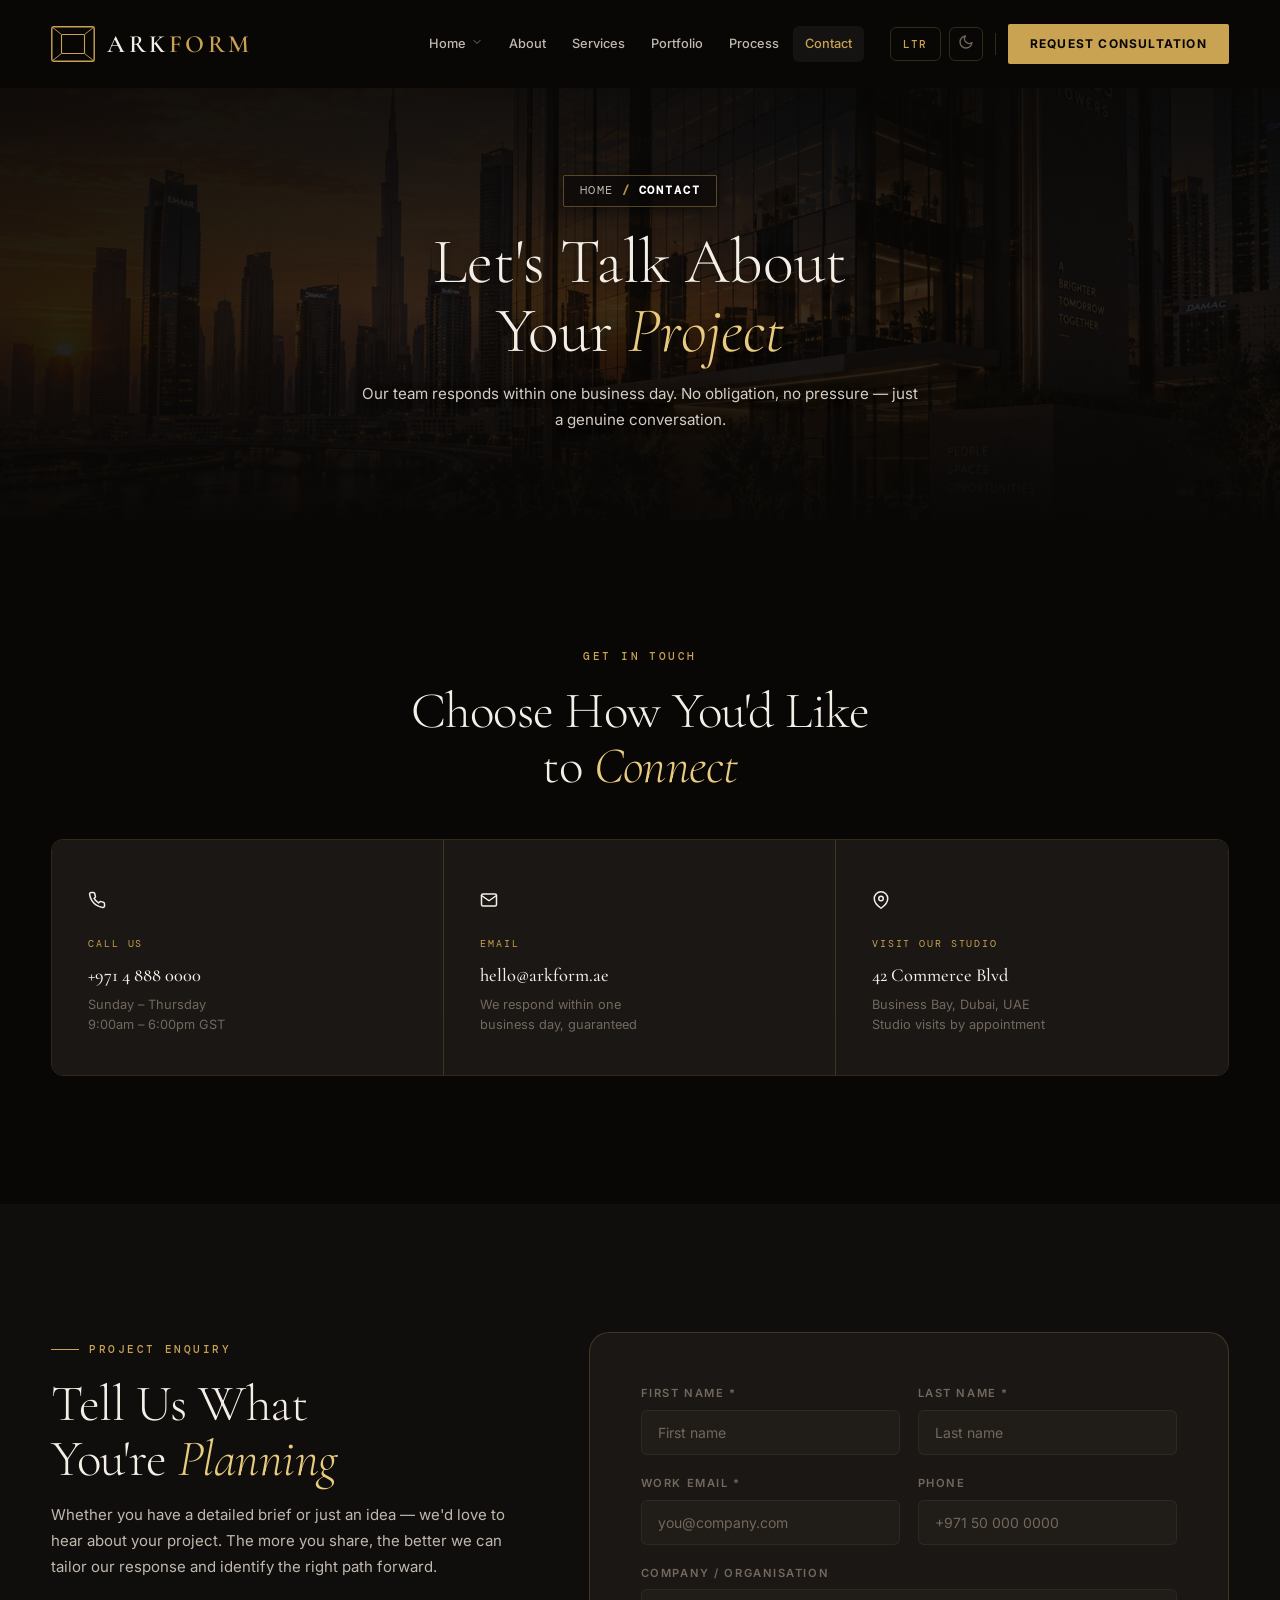
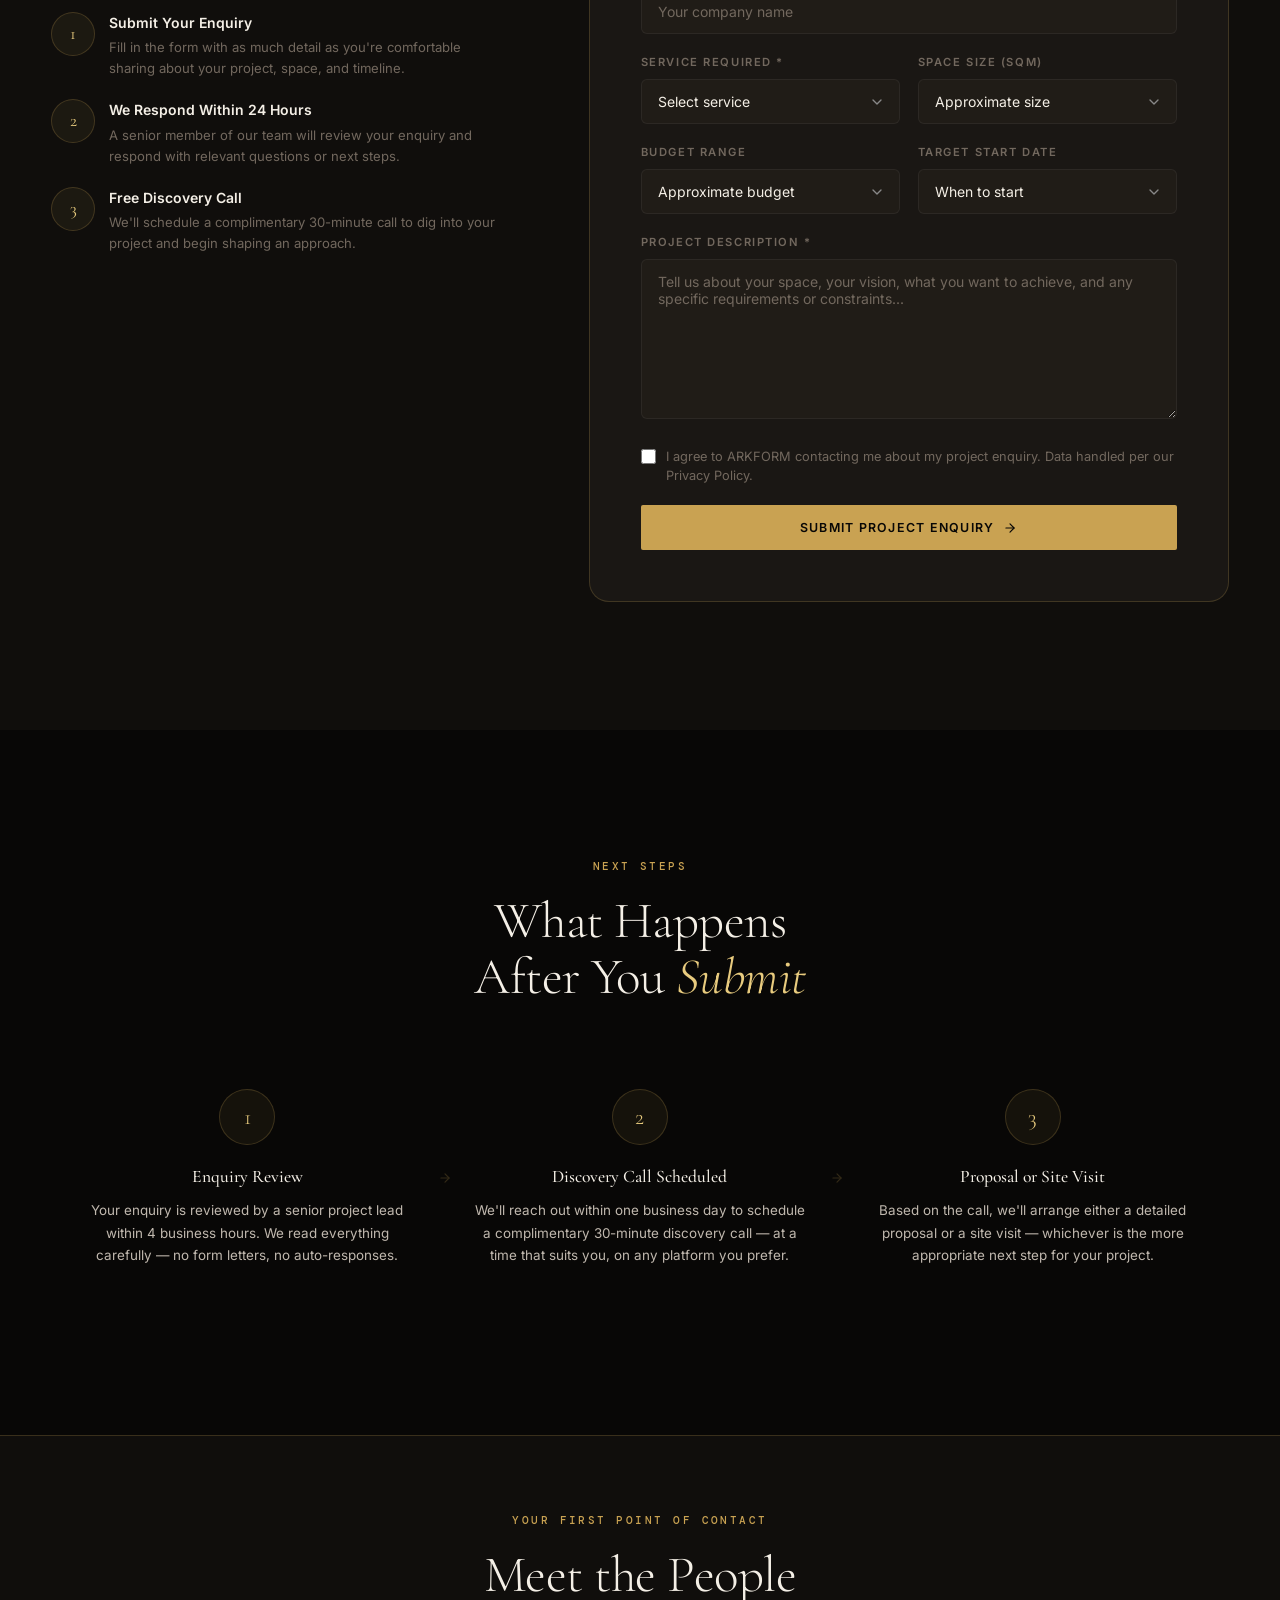
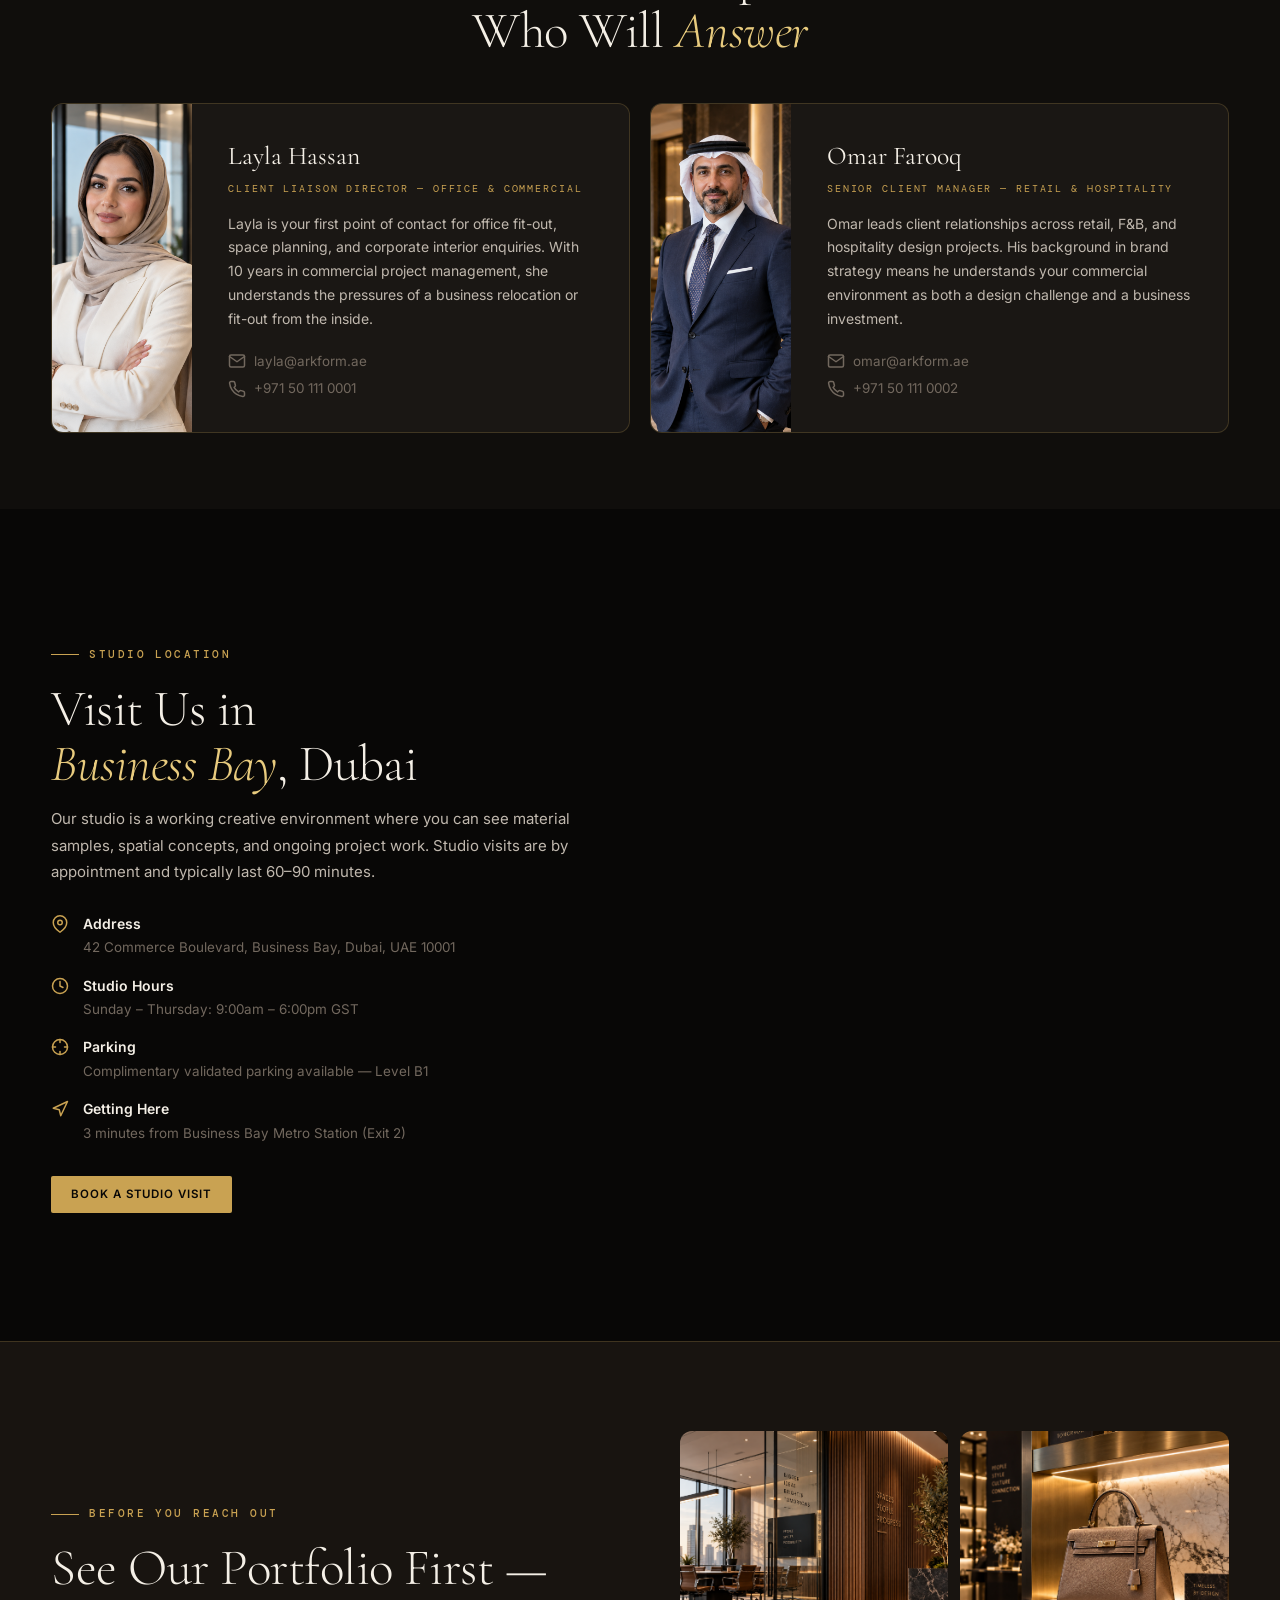
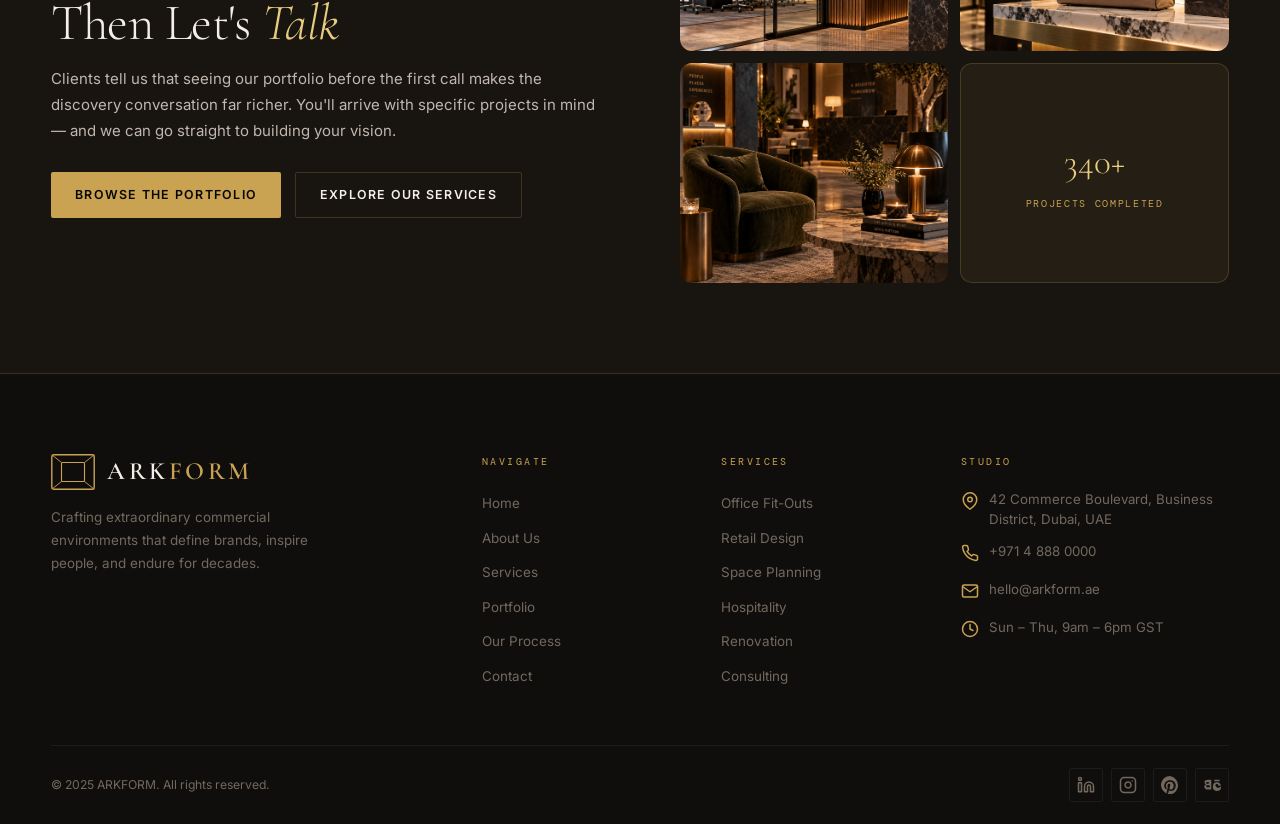
<file: contact.html>
<!DOCTYPE html>
<html lang="en" dir="ltr" data-theme="dark">
<head>
<meta charset="UTF-8"/>
<meta name="viewport" content="width=device-width, initial-scale=1.0"/>
<meta name="description" content="Contact ARKFORM to discuss your commercial interior fit-out or design project. Request a consultation, fill in a project enquiry, or visit our Dubai studio."/>
<title>Contact | ARKFORM</title>
<link rel="preconnect" href="https://fonts.googleapis.com"/>
<link rel="preconnect" href="https://fonts.gstatic.com" crossorigin/>
<link rel="stylesheet" href="style.css"/>
<link rel="icon" type="image/svg+xml" href="data:image/svg+xml,%3Csvg xmlns='http://www.w3.org/2000/svg' viewBox='0 0 24 24' fill='%23cfae7d'%3E%3Cpath d='M12 2L1 22h22L12 2zm0 5l6.5 12h-13L12 7z'/%3E%3C/svg%3E" />
</head>
<body>
<header id="site-header">
  <div class="header-inner">
    <a href="index.html" class="logo-wrap"><svg class="logo-svg" viewBox="0 0 44 36" fill="none"><rect x="0.8" y="0.8" width="42.4" height="34.4" rx="2" stroke="currentColor" stroke-width="1.4"/><rect x="10.5" y="8.5" width="23" height="19" rx="1" stroke="currentColor" stroke-width="1.1"/><line x1="0.8" y1="0.8" x2="10.5" y2="8.5" stroke="currentColor" stroke-width="0.9"/><line x1="43.2" y1="0.8" x2="33.5" y2="8.5" stroke="currentColor" stroke-width="0.9"/><line x1="0.8" y1="35.2" x2="10.5" y2="27.5" stroke="currentColor" stroke-width="0.9"/><line x1="43.2" y1="35.2" x2="33.5" y2="27.5" stroke="currentColor" stroke-width="0.9"/></svg><div class="logo-text"><span class="logo-name">ARK<b>FORM</b></span></div></a>
    <nav class="nav-menu"><div class="nav-item"><a href="index.html" class="nav-link">Home <span class="nav-chev"><svg width="12" height="12" viewBox="0 0 24 24" fill="none" stroke="currentColor" stroke-width="2" stroke-linecap="round" stroke-linejoin="round"><polyline points="6 9 12 15 18 9"></polyline></svg></span></a><div class="dropdown"><a href="index.html" class="dropdown-link"><span class="dd-dot"></span>Home One</a><a href="home2.html" class="dropdown-link"><span class="dd-dot"></span>Home Two</a></div></div><div class="nav-item"><a href="about.html" class="nav-link">About</a></div><div class="nav-item"><a href="services.html" class="nav-link">Services</a></div><div class="nav-item"><a href="portfolio.html" class="nav-link">Portfolio</a></div><div class="nav-item"><a href="process.html" class="nav-link">Process</a></div><div class="nav-item"><a href="contact.html" class="nav-link">Contact</a></div></nav>
    <div class="hd-right"><button class="dir-toggle" id="dirToggle">LTR</button><button class="theme-toggle" id="themeToggle"><span class="icon-moon"><svg width="16" height="16" viewBox="0 0 24 24" fill="none" stroke="currentColor" stroke-width="2" stroke-linecap="round" stroke-linejoin="round"><path d="M21 12.79A9 9 0 1 1 11.21 3 7 7 0 0 0 21 12.79z"></path></svg></span><span class="icon-sun"><svg width="16" height="16" viewBox="0 0 24 24" fill="none" stroke="currentColor" stroke-width="2" stroke-linecap="round" stroke-linejoin="round"><circle cx="12" cy="12" r="5"></circle><line x1="12" y1="1" x2="12" y2="3"></line><line x1="12" y1="21" x2="12" y2="23"></line><line x1="4.22" y1="4.22" x2="5.64" y2="5.64"></line><line x1="18.36" y1="18.36" x2="19.78" y2="19.78"></line><line x1="1" y1="12" x2="3" y2="12"></line><line x1="21" y1="12" x2="23" y2="12"></line><line x1="4.22" y1="19.78" x2="5.64" y2="18.36"></line><line x1="18.36" y1="5.64" x2="19.78" y2="4.22"></line></svg></span></button><div class="hd-divider"></div><a href="contact.html" class="btn-nav-cta">Request Consultation</a><button class="hamburger" id="hamburger"><span></span><span></span><span></span></button></div>
  </div>
</header>
<div class="mobile-overlay" id="mobile-overlay"></div>
<nav class="mobile-nav" id="mobile-nav"><a href="index.html" class="mobile-nav-link">Home<div class="m-sub"><a href="index.html" class="m-sub-link">Home One</a><a href="home2.html" class="m-sub-link">Home Two</a></div></a><a href="about.html" class="mobile-nav-link">About</a><a href="services.html" class="mobile-nav-link">Services</a><a href="portfolio.html" class="mobile-nav-link">Portfolio</a><a href="process.html" class="mobile-nav-link">Process</a><a href="contact.html" class="mobile-nav-link">Contact</a><div style="margin-top:32px;display:flex;gap:10px;flex-wrap:wrap;"><button class="dir-toggle">LTR</button><button class="theme-toggle"><span class="icon-moon"><svg width="16" height="16" viewBox="0 0 24 24" fill="none" stroke="currentColor" stroke-width="2" stroke-linecap="round" stroke-linejoin="round"><path d="M21 12.79A9 9 0 1 1 11.21 3 7 7 0 0 0 21 12.79z"></path></svg></span><span class="icon-sun"><svg width="16" height="16" viewBox="0 0 24 24" fill="none" stroke="currentColor" stroke-width="2" stroke-linecap="round" stroke-linejoin="round"><circle cx="12" cy="12" r="5"></circle><line x1="12" y1="1" x2="12" y2="3"></line><line x1="12" y1="21" x2="12" y2="23"></line><line x1="4.22" y1="4.22" x2="5.64" y2="5.64"></line><line x1="18.36" y1="18.36" x2="19.78" y2="19.78"></line><line x1="1" y1="12" x2="3" y2="12"></line><line x1="21" y1="12" x2="23" y2="12"></line><line x1="4.22" y1="19.78" x2="5.64" y2="18.36"></line><line x1="18.36" y1="5.64" x2="19.78" y2="4.22"></line></svg></span></button><a href="contact.html" class="btn-nav-cta">Consultation</a></div></nav>

<main style="margin-top:var(--nav-h);">

<!--  PAGE HERO -->
<div class="page-hero">
  <div class="page-hero-bg"><img src="contact_hero.png" alt="ARKFORM Studio — Dubai Business Bay" style="width:100%;height:100%;position:absolute;inset:0;border-radius:0;object-fit:cover;"></div>
  <div class="page-hero-overlay"></div>
  <div class="page-hero-content"><div class="container">
    <div class="breadcrumb"><a href="index.html">Home</a><span class="bc-sep">/</span><span>Contact</span></div>
    <h1 class="page-hero-title">Let's Talk About<br>Your <em>Project</em></h1>
    <p class="page-hero-sub">Our team responds within one business day. No obligation, no pressure — just a genuine conversation.</p>
  </div></div>
</div>

<!--  HOW TO REACH US -->
<section id="reach" class="section" style="background:var(--bg-0);">
  <div class="container">
    <div class="sh center reveal" style="margin-bottom:44px;"><div class="section-eyebrow center">Get in Touch</div><h2 class="sh-title">Choose How You'd Like<br>to <em>Connect</em></h2></div>
    <div class="contact-methods reveal">
      <div class="contact-method">
        <div class="cm-icon"><svg width="18" height="18" viewBox="0 0 24 24" fill="none" stroke="currentColor" stroke-width="2" stroke-linecap="round" stroke-linejoin="round"><path d="M22 16.92v3a2 2 0 0 1-2.18 2 19.79 19.79 0 0 1-8.63-3.07 19.5 19.5 0 0 1-6-6 19.79 19.79 0 0 1-3.07-8.67A2 2 0 0 1 4.11 2h3a2 2 0 0 1 2 1.72 12.84 12.84 0 0 0 .7 2.81 2 2 0 0 1-.45 2.11L8.09 9.91a16 16 0 0 0 6 6l1.27-1.27a2 2 0 0 1 2.11-.45 12.84 12.84 0 0 0 2.81.7A2 2 0 0 1 22 16.92z"></path></svg></div>
        <div class="cm-label">Call Us</div>
        <div class="cm-value">+971 4 888 0000</div>
        <p class="cm-note">Sunday – Thursday<br>9:00am – 6:00pm GST</p>
      </div>
      <div class="contact-method">
        <div class="cm-icon"><svg width="18" height="18" viewBox="0 0 24 24" fill="none" stroke="currentColor" stroke-width="2" stroke-linecap="round" stroke-linejoin="round"><path d="M4 4h16c1.1 0 2 .9 2 2v12c0 1.1-.9 2-2 2H4c-1.1 0-2-.9-2-2V6c0-1.1.9-2 2-2z"></path><polyline points="22,6 12,13 2,6"></polyline></svg></div>
        <div class="cm-label">Email</div>
        <div class="cm-value">hello@arkform.ae</div>
        <p class="cm-note">We respond within one<br>business day, guaranteed</p>
      </div>
      <div class="contact-method">
        <div class="cm-icon"><svg width="18" height="18" viewBox="0 0 24 24" fill="none" stroke="currentColor" stroke-width="2" stroke-linecap="round" stroke-linejoin="round"><path d="M21 10c0 7-9 13-9 13s-9-6-9-13a9 9 0 0 1 18 0z"></path><circle cx="12" cy="10" r="3"></circle></svg></div>
        <div class="cm-label">Visit Our Studio</div>
        <div class="cm-value">42 Commerce Blvd</div>
        <p class="cm-note">Business Bay, Dubai, UAE<br>Studio visits by appointment</p>
      </div>
    </div>
  </div>
</section>

<!--  PROJECT ENQUIRY FORM -->
<section id="enquiry" class="section" style="background:var(--bg-1);">
  <div class="container">
    <div style="display:grid;grid-template-columns:1fr 1.4fr;gap:80px;align-items:flex-start;" class="reveal">
      <div>
        <div class="section-eyebrow">Project Enquiry</div>
        <h2 class="sh-title">Tell Us What<br>You're <em>Planning</em></h2>
        <p style="font-size:0.9375rem;color:var(--txt-2);line-height:1.74;margin-bottom:32px;">Whether you have a detailed brief or just an idea — we'd love to hear about your project. The more you share, the better we can tailor our response and identify the right path forward.</p>
        <div style="display:flex;flex-direction:column;gap:20px;">
          <div style="display:flex;gap:14px;align-items:flex-start;"><div style="width:44px;height:44px;background:var(--gold-bg);border:1px solid var(--bd-g);border-radius:50%;display:flex;align-items:center;justify-content:center;font-family:var(--ff-d);font-size:1.1rem;color:var(--gold-lt);flex-shrink:0;">1</div><div><div style="font-size:0.875rem;font-weight:600;color:var(--txt-1);margin-bottom:3px;">Submit Your Enquiry</div><p style="font-size:0.82rem;color:var(--txt-3);line-height:1.6;">Fill in the form with as much detail as you're comfortable sharing about your project, space, and timeline.</p></div></div><div style="display:flex;gap:14px;align-items:flex-start;"><div style="width:44px;height:44px;background:var(--gold-bg);border:1px solid var(--bd-g);border-radius:50%;display:flex;align-items:center;justify-content:center;font-family:var(--ff-d);font-size:1.1rem;color:var(--gold-lt);flex-shrink:0;">2</div><div><div style="font-size:0.875rem;font-weight:600;color:var(--txt-1);margin-bottom:3px;">We Respond Within 24 Hours</div><p style="font-size:0.82rem;color:var(--txt-3);line-height:1.6;">A senior member of our team will review your enquiry and respond with relevant questions or next steps.</p></div></div><div style="display:flex;gap:14px;align-items:flex-start;"><div style="width:44px;height:44px;background:var(--gold-bg);border:1px solid var(--bd-g);border-radius:50%;display:flex;align-items:center;justify-content:center;font-family:var(--ff-d);font-size:1.1rem;color:var(--gold-lt);flex-shrink:0;">3</div><div><div style="font-size:0.875rem;font-weight:600;color:var(--txt-1);margin-bottom:3px;">Free Discovery Call</div><p style="font-size:0.82rem;color:var(--txt-3);line-height:1.6;">We'll schedule a complimentary 30-minute call to dig into your project and begin shaping an approach.</p></div></div>
        </div>
      </div>
      <div class="form-card reveal reveal-delay-2">
        <form id="enquiry-form" onsubmit="handleSubmit(event)" novalidate>
          <div class="form-row">
            <div class="form-group"><label class="form-label" for="f-fn">First Name *</label><input class="form-input" type="text" id="f-fn" placeholder="First name" required/></div>
            <div class="form-group"><label class="form-label" for="f-ln">Last Name *</label><input class="form-input" type="text" id="f-ln" placeholder="Last name" required/></div>
          </div>
          <div class="form-row">
            <div class="form-group"><label class="form-label" for="f-em">Work Email *</label><input class="form-input" type="email" id="f-em" placeholder="you@company.com" required/></div>
            <div class="form-group"><label class="form-label" for="f-ph">Phone</label><input class="form-input" type="tel" id="f-ph" placeholder="+971 50 000 0000"/></div>
          </div>
          <div class="form-group"><label class="form-label" for="f-co">Company / Organisation</label><input class="form-input" type="text" id="f-co" placeholder="Your company name"/></div>
          <div class="form-row">
            <div class="form-group"><label class="form-label" for="f-sv">Service Required *</label><select class="form-select" id="f-sv" required><option value="" disabled selected>Select service</option><option>Office Fit-Out</option><option>Retail Design</option><option>Space Planning</option><option>Hospitality Interiors</option><option>Renovation &amp; Refurbishment</option><option>Design Consulting</option><option>Not Sure — Need Guidance</option></select></div>
            <div class="form-group"><label class="form-label" for="f-sz">Space Size (sqm)</label><select class="form-select" id="f-sz"><option value="" disabled selected>Approximate size</option><option>Under 500 sqm</option><option>500 – 1,000 sqm</option><option>1,000 – 3,000 sqm</option><option>3,000 – 5,000 sqm</option><option>Over 5,000 sqm</option></select></div>
          </div>
          <div class="form-row">
            <div class="form-group"><label class="form-label" for="f-bg">Budget Range</label><select class="form-select" id="f-bg"><option value="" disabled selected>Approximate budget</option><option>AED 250K – 500K</option><option>AED 500K – 1M</option><option>AED 1M – 3M</option><option>AED 3M – 5M</option><option>AED 5M+</option></select></div>
            <div class="form-group"><label class="form-label" for="f-tl">Target Start Date</label><select class="form-select" id="f-tl"><option value="" disabled selected>When to start</option><option>Within 1 month</option><option>1 – 3 months</option><option>3 – 6 months</option><option>6 – 12 months</option><option>Over 12 months away</option></select></div>
          </div>
          <div class="form-group"><label class="form-label" for="f-msg">Project Description *</label><textarea class="form-textarea" id="f-msg" placeholder="Tell us about your space, your vision, what you want to achieve, and any specific requirements or constraints..." required style="min-height:160px;"></textarea></div>
          <div class="form-checkbox" style="margin-bottom:20px;"><input type="checkbox" id="f-con" required/><label for="f-con">I agree to ARKFORM contacting me about my project enquiry. Data handled per our Privacy Policy.</label></div>
          <button type="submit" class="btn btn-gold" style="width:100%;justify-content:center;padding:15px;" id="submit-btn">Submit Project Enquiry <svg width="14" height="14" viewBox="0 0 24 24" fill="none" stroke="currentColor" stroke-width="2" stroke-linecap="round" stroke-linejoin="round"><line x1="5" y1="12" x2="19" y2="12"></line><polyline points="12 5 19 12 12 19"></polyline></svg></button>
        </form>
        <div id="form-success" style="display:none;text-align:center;padding:48px 24px;">
          <div style="font-size:2.8rem;margin-bottom:16px;color:var(--gold);"><svg width="14" height="14" viewBox="0 0 24 24" fill="none" stroke="currentColor" stroke-width="2" stroke-linecap="round" stroke-linejoin="round"><polyline points="20 6 9 17 4 12"></polyline></svg></div>
          <h3 style="font-family:var(--ff-d);font-size:1.8rem;color:var(--txt-1);margin-bottom:12px;">Enquiry Received</h3>
          <p style="font-size:0.9rem;color:var(--txt-2);line-height:1.72;">Thank you — a senior member of our team will review your project and be in touch within one business day to arrange a discovery call.</p>
        </div>
      </div>
    </div>
  </div>
</section>

<!--  WHAT HAPPENS AFTER YOU SUBMIT -->
<section id="next-steps" class="section" style="background:var(--bg-0);">
  <div class="container">
    <div class="sh center reveal" style="margin-bottom:44px;"><div class="section-eyebrow center">Next Steps</div><h2 class="sh-title">What Happens<br>After You <em>Submit</em></h2></div>
    <div class="post-submit-steps reveal">
      <div class="pss-step">
        <div class="pss-num">1</div>
        <div class="pss-title">Enquiry Review</div>
        <p class="pss-body">Your enquiry is reviewed by a senior project lead within 4 business hours. We read everything carefully — no form letters, no auto-responses.</p>
      </div>
      <div class="pss-step">
        <div class="pss-num">2</div>
        <div class="pss-title">Discovery Call Scheduled</div>
        <p class="pss-body">We'll reach out within one business day to schedule a complimentary 30-minute discovery call — at a time that suits you, on any platform you prefer.</p>
      </div>
      <div class="pss-step">
        <div class="pss-num">3</div>
        <div class="pss-title">Proposal or Site Visit</div>
        <p class="pss-body">Based on the call, we'll arrange either a detailed proposal or a site visit — whichever is the more appropriate next step for your project.</p>
      </div>
    </div>
  </div>
</section>

<!--  MEET YOUR LIAISON -->
<section id="liaison" class="section-sm" style="background:var(--bg-1);border-top:1px solid var(--bd-g);">
  <div class="container">
    <div class="sh center reveal" style="margin-bottom:44px;"><div class="section-eyebrow center">Your First Point of Contact</div><h2 class="sh-title">Meet the People<br>Who Will <em>Answer</em></h2></div>
    <div style="display:grid;grid-template-columns:1fr 1fr;gap:20px;" class="reveal">
      <div class="liaison-card">
        <div class="liaison-photo"><img src="contact_layla.png" alt="Layla Hassan" style="width:100%;height:100%;min-height:220px;border-radius:0;object-fit:cover;"></div>
        <div class="liaison-info">
          <div class="liaison-name">Layla Hassan</div>
          <div class="liaison-role">Client Liaison Director — Office &amp; Commercial</div>
          <p class="liaison-bio">Layla is your first point of contact for office fit-out, space planning, and corporate interior enquiries. With 10 years in commercial project management, she understands the pressures of a business relocation or fit-out from the inside.</p>
          <div class="liaison-contact">
            <div class="liaison-contact-item"><svg width="18" height="18" viewBox="0 0 24 24" fill="none" stroke="currentColor" stroke-width="2" stroke-linecap="round" stroke-linejoin="round"><path d="M4 4h16c1.1 0 2 .9 2 2v12c0 1.1-.9 2-2 2H4c-1.1 0-2-.9-2-2V6c0-1.1.9-2 2-2z"></path><polyline points="22,6 12,13 2,6"></polyline></svg> layla@arkform.ae</div>
            <div class="liaison-contact-item"><svg width="18" height="18" viewBox="0 0 24 24" fill="none" stroke="currentColor" stroke-width="2" stroke-linecap="round" stroke-linejoin="round"><path d="M22 16.92v3a2 2 0 0 1-2.18 2 19.79 19.79 0 0 1-8.63-3.07 19.5 19.5 0 0 1-6-6 19.79 19.79 0 0 1-3.07-8.67A2 2 0 0 1 4.11 2h3a2 2 0 0 1 2 1.72 12.84 12.84 0 0 0 .7 2.81 2 2 0 0 1-.45 2.11L8.09 9.91a16 16 0 0 0 6 6l1.27-1.27a2 2 0 0 1 2.11-.45 12.84 12.84 0 0 0 2.81.7A2 2 0 0 1 22 16.92z"></path></svg> +971 50 111 0001</div>
          </div>
        </div>
      </div>
      <div class="liaison-card">
        <div class="liaison-photo"><img src="contact_omar.png" alt="Omar Farooq" style="width:100%;height:100%;min-height:220px;border-radius:0;object-fit:cover;"></div>
        <div class="liaison-info">
          <div class="liaison-name">Omar Farooq</div>
          <div class="liaison-role">Senior Client Manager — Retail &amp; Hospitality</div>
          <p class="liaison-bio">Omar leads client relationships across retail, F&amp;B, and hospitality design projects. His background in brand strategy means he understands your commercial environment as both a design challenge and a business investment.</p>
          <div class="liaison-contact">
            <div class="liaison-contact-item"><svg width="18" height="18" viewBox="0 0 24 24" fill="none" stroke="currentColor" stroke-width="2" stroke-linecap="round" stroke-linejoin="round"><path d="M4 4h16c1.1 0 2 .9 2 2v12c0 1.1-.9 2-2 2H4c-1.1 0-2-.9-2-2V6c0-1.1.9-2 2-2z"></path><polyline points="22,6 12,13 2,6"></polyline></svg> omar@arkform.ae</div>
            <div class="liaison-contact-item"><svg width="18" height="18" viewBox="0 0 24 24" fill="none" stroke="currentColor" stroke-width="2" stroke-linecap="round" stroke-linejoin="round"><path d="M22 16.92v3a2 2 0 0 1-2.18 2 19.79 19.79 0 0 1-8.63-3.07 19.5 19.5 0 0 1-6-6 19.79 19.79 0 0 1-3.07-8.67A2 2 0 0 1 4.11 2h3a2 2 0 0 1 2 1.72 12.84 12.84 0 0 0 .7 2.81 2 2 0 0 1-.45 2.11L8.09 9.91a16 16 0 0 0 6 6l1.27-1.27a2 2 0 0 1 2.11-.45 12.84 12.84 0 0 0 2.81.7A2 2 0 0 1 22 16.92z"></path></svg> +971 50 111 0002</div>
          </div>
        </div>
      </div>
    </div>
  </div>
</section>

<!--  STUDIO LOCATION -->
<section id="location" class="section" style="background:var(--bg-0);">
  <div class="container">
    <div style="display:grid;grid-template-columns:1fr 1fr;gap:80px;align-items:center;" class="reveal">
      <div>
        <div class="section-eyebrow">Studio Location</div>
        <h2 class="sh-title">Visit Us in<br><em>Business Bay</em>, Dubai</h2>
        <p style="font-size:0.9375rem;color:var(--txt-2);line-height:1.74;margin-bottom:28px;">Our studio is a working creative environment where you can see material samples, spatial concepts, and ongoing project work. Studio visits are by appointment and typically last 60–90 minutes.</p>
        <div style="display:flex;flex-direction:column;gap:16px;margin-bottom:32px;">
          <div style="display:flex;gap:14px;"><div style="color:var(--gold);flex-shrink:0;font-size:1rem;margin-top:2px;"><svg width="18" height="18" viewBox="0 0 24 24" fill="none" stroke="currentColor" stroke-width="2" stroke-linecap="round" stroke-linejoin="round"><path d="M21 10c0 7-9 13-9 13s-9-6-9-13a9 9 0 0 1 18 0z"></path><circle cx="12" cy="10" r="3"></circle></svg></div><div><div style="font-size:0.875rem;font-weight:600;color:var(--txt-1);margin-bottom:2px;">Address</div><div style="font-size:0.84rem;color:var(--txt-3);">42 Commerce Boulevard, Business Bay, Dubai, UAE 10001</div></div></div><div style="display:flex;gap:14px;"><div style="color:var(--gold);flex-shrink:0;font-size:1rem;margin-top:2px;"><svg width="18" height="18" viewBox="0 0 24 24" fill="none" stroke="currentColor" stroke-width="2" stroke-linecap="round" stroke-linejoin="round"><circle cx="12" cy="12" r="10"></circle><polyline points="12 6 12 12 16 14"></polyline></svg></div><div><div style="font-size:0.875rem;font-weight:600;color:var(--txt-1);margin-bottom:2px;">Studio Hours</div><div style="font-size:0.84rem;color:var(--txt-3);">Sunday – Thursday: 9:00am – 6:00pm GST</div></div></div><div style="display:flex;gap:14px;"><div style="color:var(--gold);flex-shrink:0;font-size:1rem;margin-top:2px;"><svg width="18" height="18" viewBox="0 0 24 24" fill="none" stroke="currentColor" stroke-width="2" stroke-linecap="round" stroke-linejoin="round"><circle cx="12" cy="12" r="10"></circle><line x1="22" y1="12" x2="18" y2="12"></line><line x1="6" y1="12" x2="2" y2="12"></line><line x1="12" y1="6" x2="12" y2="2"></line><line x1="12" y1="22" x2="12" y2="18"></line></svg></div><div><div style="font-size:0.875rem;font-weight:600;color:var(--txt-1);margin-bottom:2px;">Parking</div><div style="font-size:0.84rem;color:var(--txt-3);">Complimentary validated parking available — Level B1</div></div></div><div style="display:flex;gap:14px;"><div style="color:var(--gold);flex-shrink:0;font-size:1rem;margin-top:2px;"><svg width="18" height="18" viewBox="0 0 24 24" fill="none" stroke="currentColor" stroke-width="2" stroke-linecap="round" stroke-linejoin="round"><polygon points="3 11 22 2 13 21 11 13 3 11"></polygon></svg></div><div><div style="font-size:0.875rem;font-weight:600;color:var(--txt-1);margin-bottom:2px;">Getting Here</div><div style="font-size:0.84rem;color:var(--txt-3);">3 minutes from Business Bay Metro Station (Exit 2)</div></div></div>
        </div>
        <a href="#enquiry" class="btn btn-gold btn-sm">Book a Studio Visit</a>
      </div>
      <div style="border-radius:var(--r-lg);overflow:hidden;">
        <iframe src="https://www.google.com/maps/embed?pb=!1m18!1m12!1m3!1d14441.776098251662!2d55.26315264999999!3d25.1882103!2m3!1f0!2f0!3f0!3m2!1i1024!2i768!4f13.1!3m3!1m2!1s0x3e5f682c0b05b38d%3A0xc3c52403ff2da84a!2sBusiness%20Bay%20-%20Dubai%20-%20United%20Arab%20Emirates!5e0!3m2!1sen!2sus!4v1700000000000!5m2!1sen!2sus" width="100%" height="440" style="border:0;" allowfullscreen="" loading="lazy" referrerpolicy="no-referrer-when-downgrade"></iframe>
      </div>
    </div>
  </div>
</section>

<!--  FINAL CTA — Portfolio-first, different from form-focused page -->
<section id="cta" style="background:var(--bg-2);border-top:1px solid var(--bd-g);">
  <div class="container">
    <div style="display:grid;grid-template-columns:1fr 1fr;gap:80px;align-items:center;padding:clamp(60px,7vw,100px) 0;" class="reveal">
      <div>
        <div class="section-eyebrow">Before You Reach Out</div>
        <h2 class="sh-title">See Our Portfolio First —<br>Then Let's <em>Talk</em></h2>
        <p style="font-size:0.9375rem;color:var(--txt-2);line-height:1.74;margin-bottom:28px;">Clients tell us that seeing our portfolio before the first call makes the discovery conversation far richer. You'll arrive with specific projects in mind — and we can go straight to building your vision.</p>
        <div style="display:flex;gap:14px;flex-wrap:wrap;">
          <a href="portfolio.html" class="btn btn-gold">Browse the Portfolio</a>
          <a href="services.html"  class="btn btn-border">Explore Our Services</a>
        </div>
      </div>
      <div style="display:grid;grid-template-columns:1fr 1fr;gap:12px;">
        <div style="border-radius:var(--r-md);overflow:hidden;"><img src="contact_port1.png" alt="Office Portfolio" style="width:100%;height:220px;border-radius:0;object-fit:cover;"></div>
        <div style="border-radius:var(--r-md);overflow:hidden;"><img src="contact_port2.png" alt="Retail Portfolio" style="width:100%;height:220px;border-radius:0;object-fit:cover;"></div>
        <div style="border-radius:var(--r-md);overflow:hidden;"><img src="contact_port3.png" alt="Hospitality Portfolio" style="width:100%;height:220px;border-radius:0;object-fit:cover;"></div>
        <div style="border-radius:var(--r-md);overflow:hidden;background:var(--gold-bg);border:1px solid var(--bd-g);display:flex;flex-direction:column;align-items:center;justify-content:center;height:220px;text-align:center;padding:20px;"><div style="font-family:var(--ff-d);font-size:2.2rem;font-weight:300;color:var(--gold-lt);">340+</div><div style="font-family:var(--ff-m);font-size:0.65rem;letter-spacing:0.16em;text-transform:uppercase;color:var(--gold);margin-top:6px;">Projects Completed</div></div>
      </div>
    </div>
  </div>
</section>

</main>

<script>
function handleSubmit(e) {
  e.preventDefault();
  document.getElementById('enquiry-form').style.display = 'none';
  document.getElementById('form-success').style.display = 'block';
}
</script>
<footer id="site-footer">
  <div class="container">
    <div class="footer-top">
      <div>
        <div class="footer-logo-row">
          <svg class="logo-svg" viewBox="0 0 44 36" fill="none">
            <rect x="0.8" y="0.8" width="42.4" height="34.4" rx="2" stroke="currentColor" stroke-width="1.4"/>
            <rect x="10.5" y="8.5" width="23" height="19" rx="1" stroke="currentColor" stroke-width="1.1"/>
            <line x1="0.8" y1="0.8" x2="10.5" y2="8.5" stroke="currentColor" stroke-width="0.9"/>
            <line x1="43.2" y1="0.8" x2="33.5" y2="8.5" stroke="currentColor" stroke-width="0.9"/>
            <line x1="0.8" y1="35.2" x2="10.5" y2="27.5" stroke="currentColor" stroke-width="0.9"/>
            <line x1="43.2" y1="35.2" x2="33.5" y2="27.5" stroke="currentColor" stroke-width="0.9"/>
          </svg>
          <div class="logo-text">
            <span class="logo-name">ARK<b>FORM</b></span>
          </div>
        </div>
        <p class="footer-desc">Crafting extraordinary commercial environments that define brands, inspire people, and endure for decades.</p>
      </div>
      <div>
        <div class="footer-col-title">Navigate</div>
        <ul class="footer-links">
          <li><a href="index.html">Home</a></li>
          <li><a href="about.html">About Us</a></li>
          <li><a href="services.html">Services</a></li>
          <li><a href="portfolio.html">Portfolio</a></li>
          <li><a href="process.html">Our Process</a></li>
          <li><a href="contact.html">Contact</a></li>
        </ul>
      </div>
      <div>
        <div class="footer-col-title">Services</div>
        <ul class="footer-links">
          <li><a href="services.html">Office Fit-Outs</a></li>
          <li><a href="services.html">Retail Design</a></li>
          <li><a href="services.html">Space Planning</a></li>
          <li><a href="services.html">Hospitality</a></li>
          <li><a href="services.html">Renovation</a></li>
          <li><a href="services.html">Consulting</a></li>
        </ul>
      </div>
      <div>
        <div class="footer-col-title">Studio</div>
        <div class="footer-contact-row">
          <span class="fc-icon">
            <svg width="18" height="18" viewBox="0 0 24 24" fill="none" stroke="currentColor" stroke-width="2" stroke-linecap="round" stroke-linejoin="round"><path d="M21 10c0 7-9 13-9 13s-9-6-9-13a9 9 0 0 1 18 0z"></path><circle cx="12" cy="10" r="3"></circle></svg>
          </span>
          <span>42 Commerce Boulevard, Business District, Dubai, UAE</span>
        </div>
        <div class="footer-contact-row">
          <span class="fc-icon">
            <svg width="18" height="18" viewBox="0 0 24 24" fill="none" stroke="currentColor" stroke-width="2" stroke-linecap="round" stroke-linejoin="round"><path d="M22 16.92v3a2 2 0 0 1-2.18 2 19.79 19.79 0 0 1-8.63-3.07 19.5 19.5 0 0 1-6-6 19.79 19.79 0 0 1-3.07-8.67A2 2 0 0 1 4.11 2h3a2 2 0 0 1 2 1.72 12.84 12.84 0 0 0 .7 2.81 2 2 0 0 1-.45 2.11L8.09 9.91a16 16 0 0 0 6 6l1.27-1.27a2 2 0 0 1 2.11-.45 12.84 12.84 0 0 0 2.81.7A2 2 0 0 1 22 16.92z"></path></svg>
          </span>
          <span>+971 4 888 0000</span>
        </div>
        <div class="footer-contact-row">
          <span class="fc-icon">
            <svg width="18" height="18" viewBox="0 0 24 24" fill="none" stroke="currentColor" stroke-width="2" stroke-linecap="round" stroke-linejoin="round"><path d="M4 4h16c1.1 0 2 .9 2 2v12c0 1.1-.9 2-2 2H4c-1.1 0-2-.9-2-2V6c0-1.1.9-2 2-2z"></path><polyline points="22,6 12,13 2,6"></polyline></svg>
          </span>
          <span>hello@arkform.ae</span>
        </div>
        <div class="footer-contact-row">
          <span class="fc-icon">
            <svg width="18" height="18" viewBox="0 0 24 24" fill="none" stroke="currentColor" stroke-width="2" stroke-linecap="round" stroke-linejoin="round"><circle cx="12" cy="12" r="10"></circle><polyline points="12 6 12 12 16 14"></polyline></svg>
          </span>
          <span>Sun – Thu, 9am – 6pm GST</span>
        </div>
      </div>
    </div>
    <div class="footer-bottom">
      <p class="footer-copy">&copy; 2025 ARKFORM. All rights reserved.</p>
      <div class="footer-socials">
        <a href="#" class="soc-btn" aria-label="LinkedIn">
          <svg width="18" height="18" viewBox="0 0 24 24" fill="none" stroke="currentColor" stroke-width="2" stroke-linecap="round" stroke-linejoin="round"><path d="M16 8a6 6 0 0 1 6 6v7h-4v-7a2 2 0 0 0-2-2 2 2 0 0 0-2 2v7h-4v-7a6 6 0 0 1 6-6z"></path><rect x="2" y="9" width="4" height="12"></rect><circle cx="4" cy="4" r="2"></circle></svg>
        </a>
        <a href="#" class="soc-btn" aria-label="Instagram">
          <svg width="18" height="18" viewBox="0 0 24 24" fill="none" stroke="currentColor" stroke-width="2" stroke-linecap="round" stroke-linejoin="round"><rect x="2" y="2" width="20" height="20" rx="5" ry="5"></rect><path d="M16 11.37A4 4 0 1 1 12.63 8 4 4 0 0 1 16 11.37z"></path><line x1="17.5" y1="6.5" x2="17.51" y2="6.5"></line></svg>
        </a>
        <a href="#" class="soc-btn" aria-label="Pinterest">
          <svg width="18" height="18" viewBox="0 0 24 24" fill="currentColor"><path d="M12 0a12 12 0 0 0-4.37 23.17c-.07-.63-.13-1.6.03-2.29l1.4-5.92s-.36-.71-.36-1.78c0-1.66.97-2.9 2.17-2.9 1.01 0 1.51.76 1.51 1.68 0 1.02-.65 2.56-.99 3.98-.28 1.19.6 2.16 1.77 2.16 2.13 0 3.77-2.24 3.77-5.47 0-2.86-2.06-4.86-5.01-4.86-3.41 0-5.41 2.56-5.41 5.19 0 1.03.4 2.14.89 2.74.08.1.09.23.07.35l-.33 1.36c-.05.23-.17.27-.4.17-1.5-.7-2.43-2.88-2.43-4.65 0-3.78 2.75-7.25 7.95-7.25 4.17 0 7.39 2.96 7.39 6.92 0 4.13-2.61 7.46-6.23 7.46-1.21 0-2.35-.63-2.76-1.38l-.75 2.85c-.27 1.04-1 2.35-1.5 3.15A12 12 0 1 0 12 0z"/></svg>
        </a>
        <a href="#" class="soc-btn" aria-label="Behance">
          <svg width="18" height="18" viewBox="0 0 24 24" fill="currentColor"><path d="M22 7h-7v-2h7v2zm1.726 10c-.442 1.297-2.029 3-5.101 3-3.074 0-5.564-1.729-5.564-5.675 0-3.91 2.325-5.92 5.466-5.92 3.082 0 4.964 1.827 5.372 4.577h-6.711c.092 1.466 1.488 2.846 3.123 2.846 1.215 0 2.215-.534 2.64-1.428h2.775zm-3.15-4.144c-.169-1.2-1.026-2.025-2.091-2.025-1.12 0-2.037.916-2.19 2.025h4.281zM11 12v-6.903h-4.364c-2.428 0-4.636.853-4.636 3.328 0 1.543.832 2.38 2.026 2.812-1.391.439-2.316 1.636-2.316 3.121 0 2.671 2.35 3.642 5.093 3.642h4.2v-6zm-4.996-1.579h-1.528v-2.345h1.53c1.554 0 1.966.697 1.966 1.258 0 .61-.39 1.087-1.968 1.087zm1.144 4.579h-2.673v-2.678h2.673c1.611 0 2.21.673 2.21 1.346 0 .662-.511 1.332-2.21 1.332z"/></svg>
        </a>
      </div>
    </div>
  </div>
</footer><script src="main.js"></script></body></html>
</file>
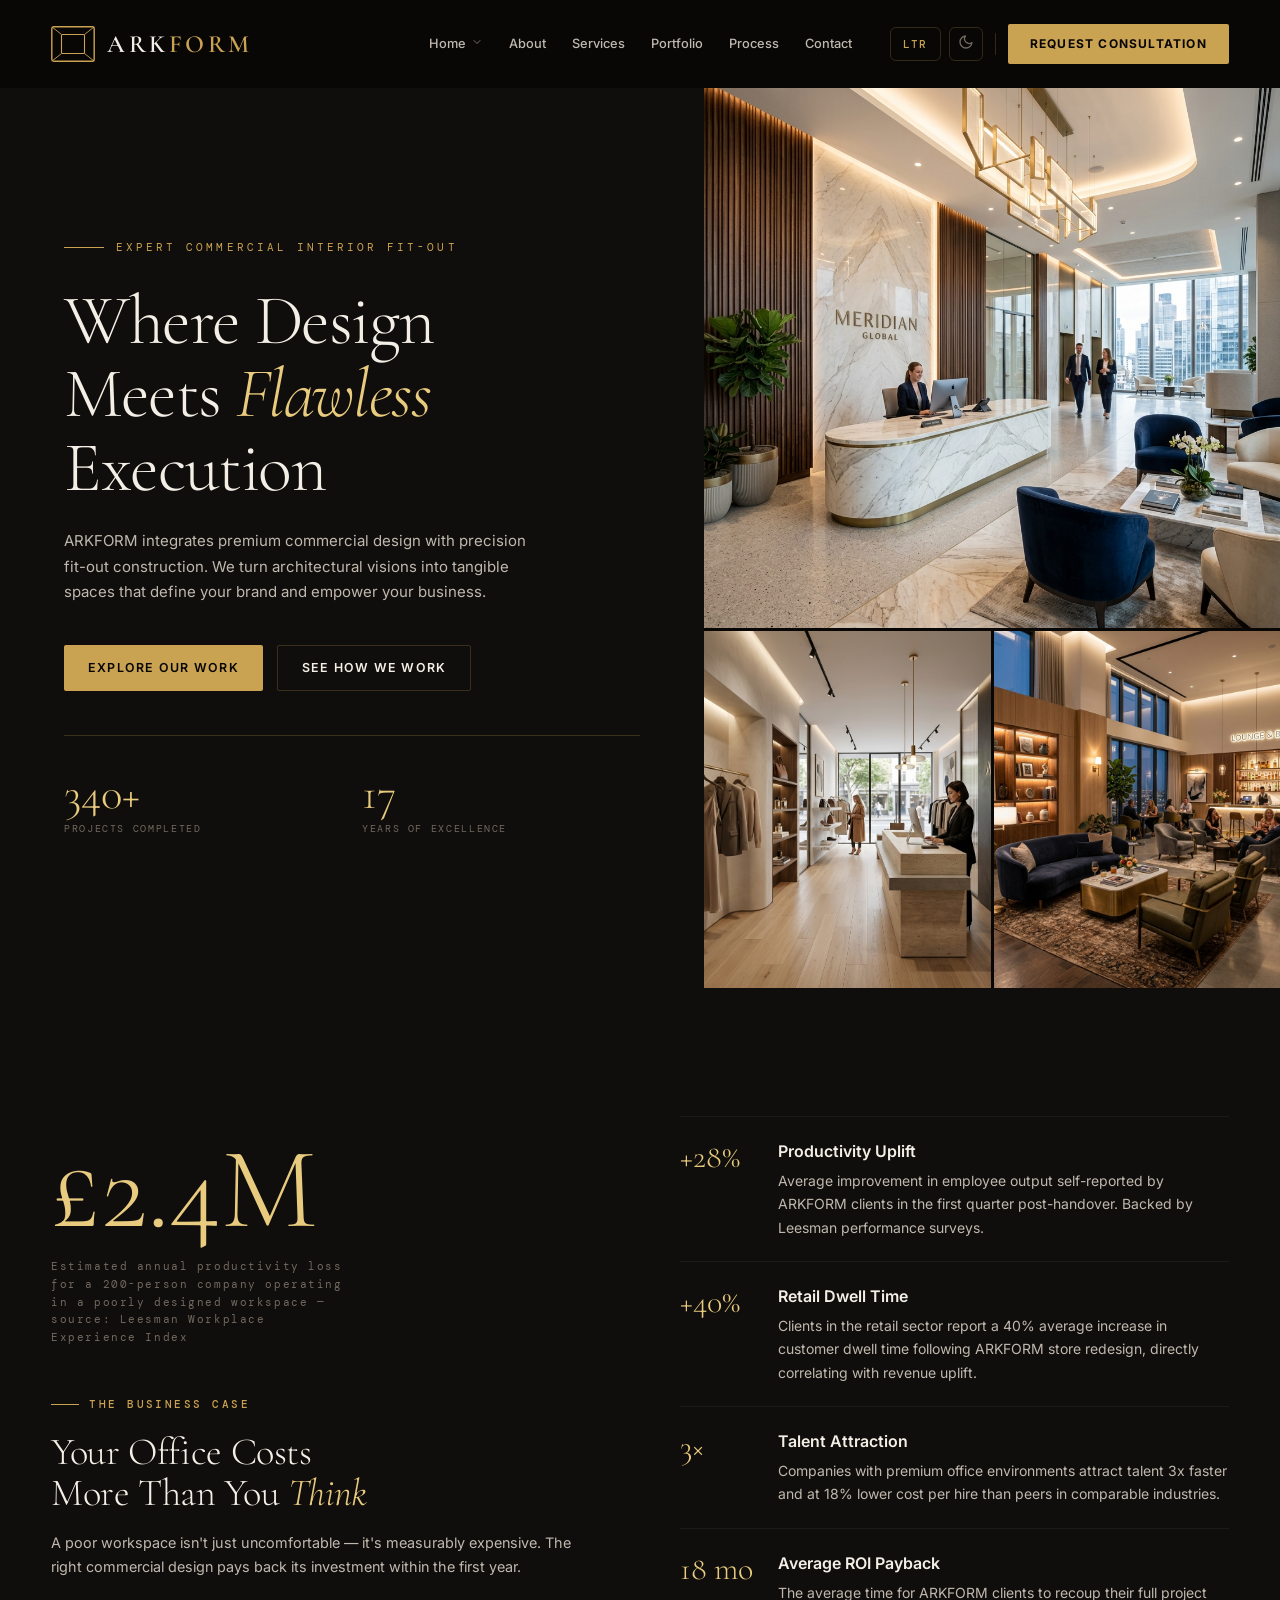
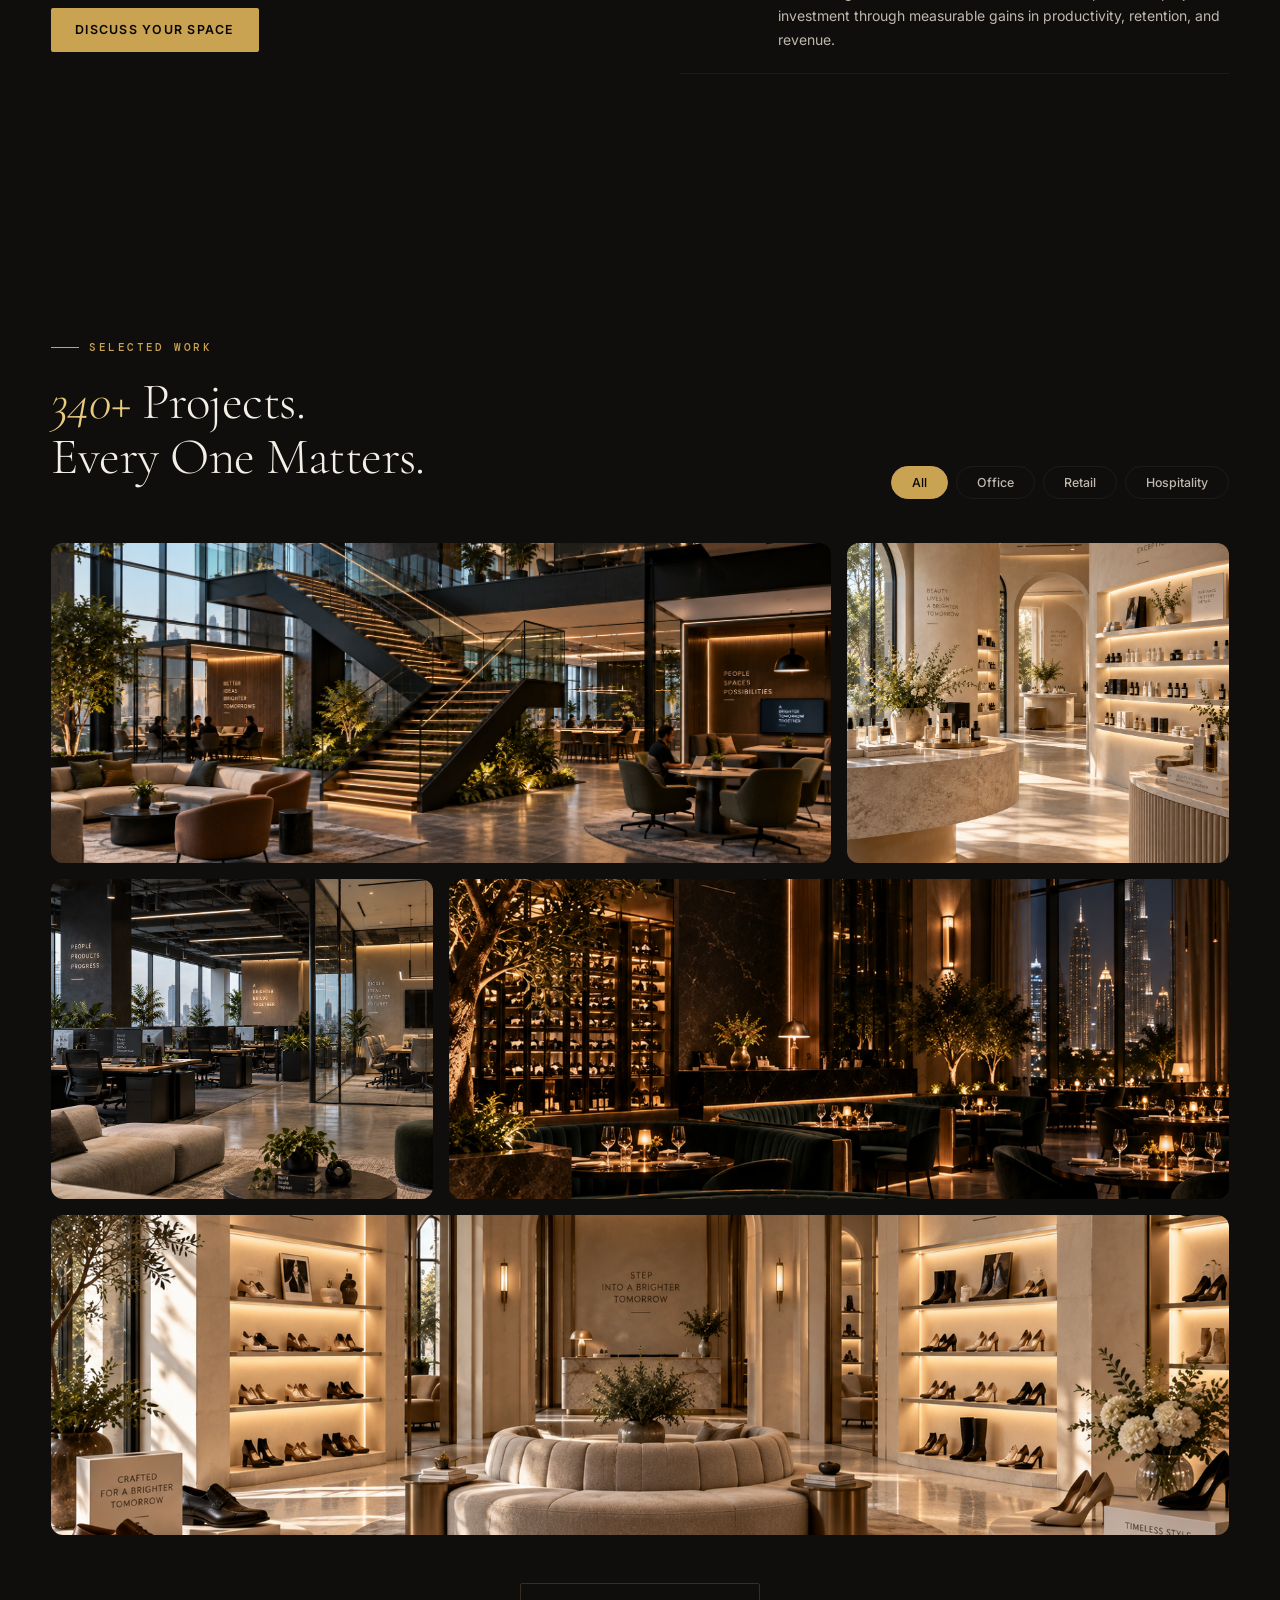
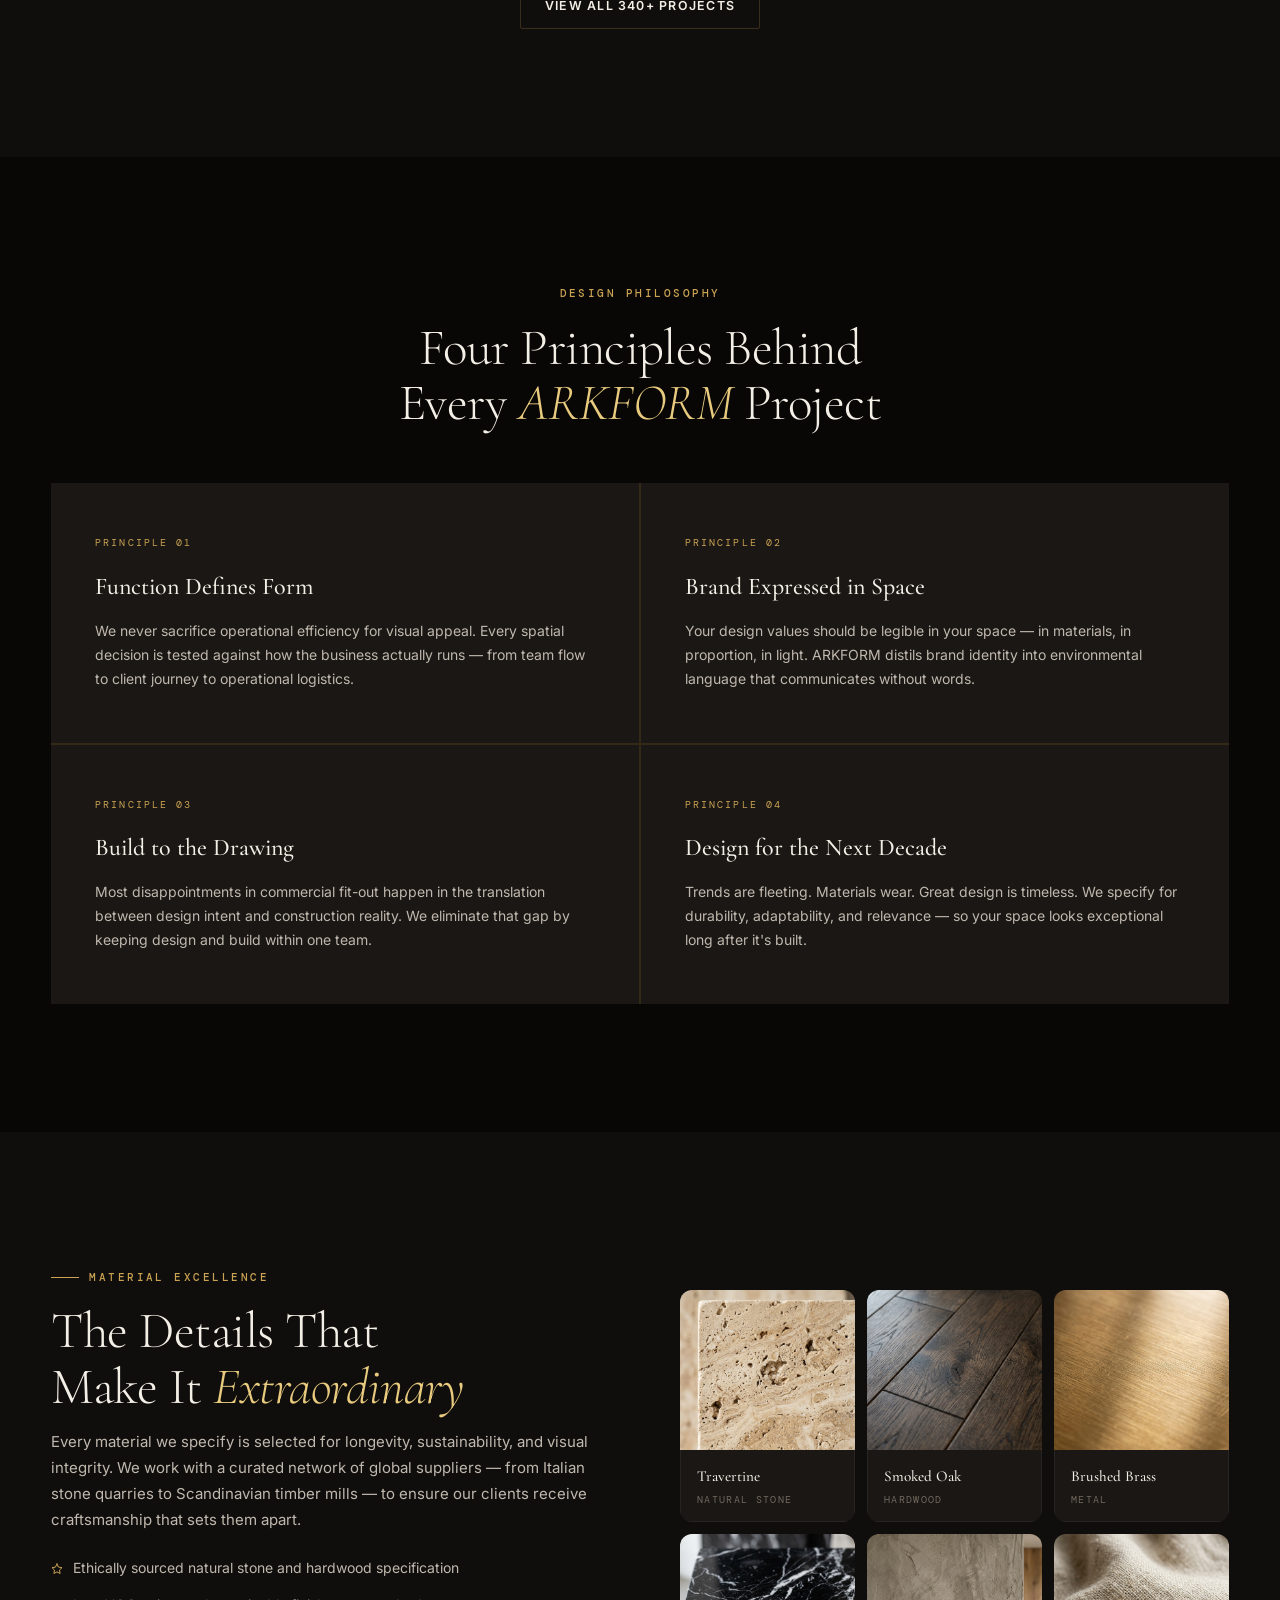
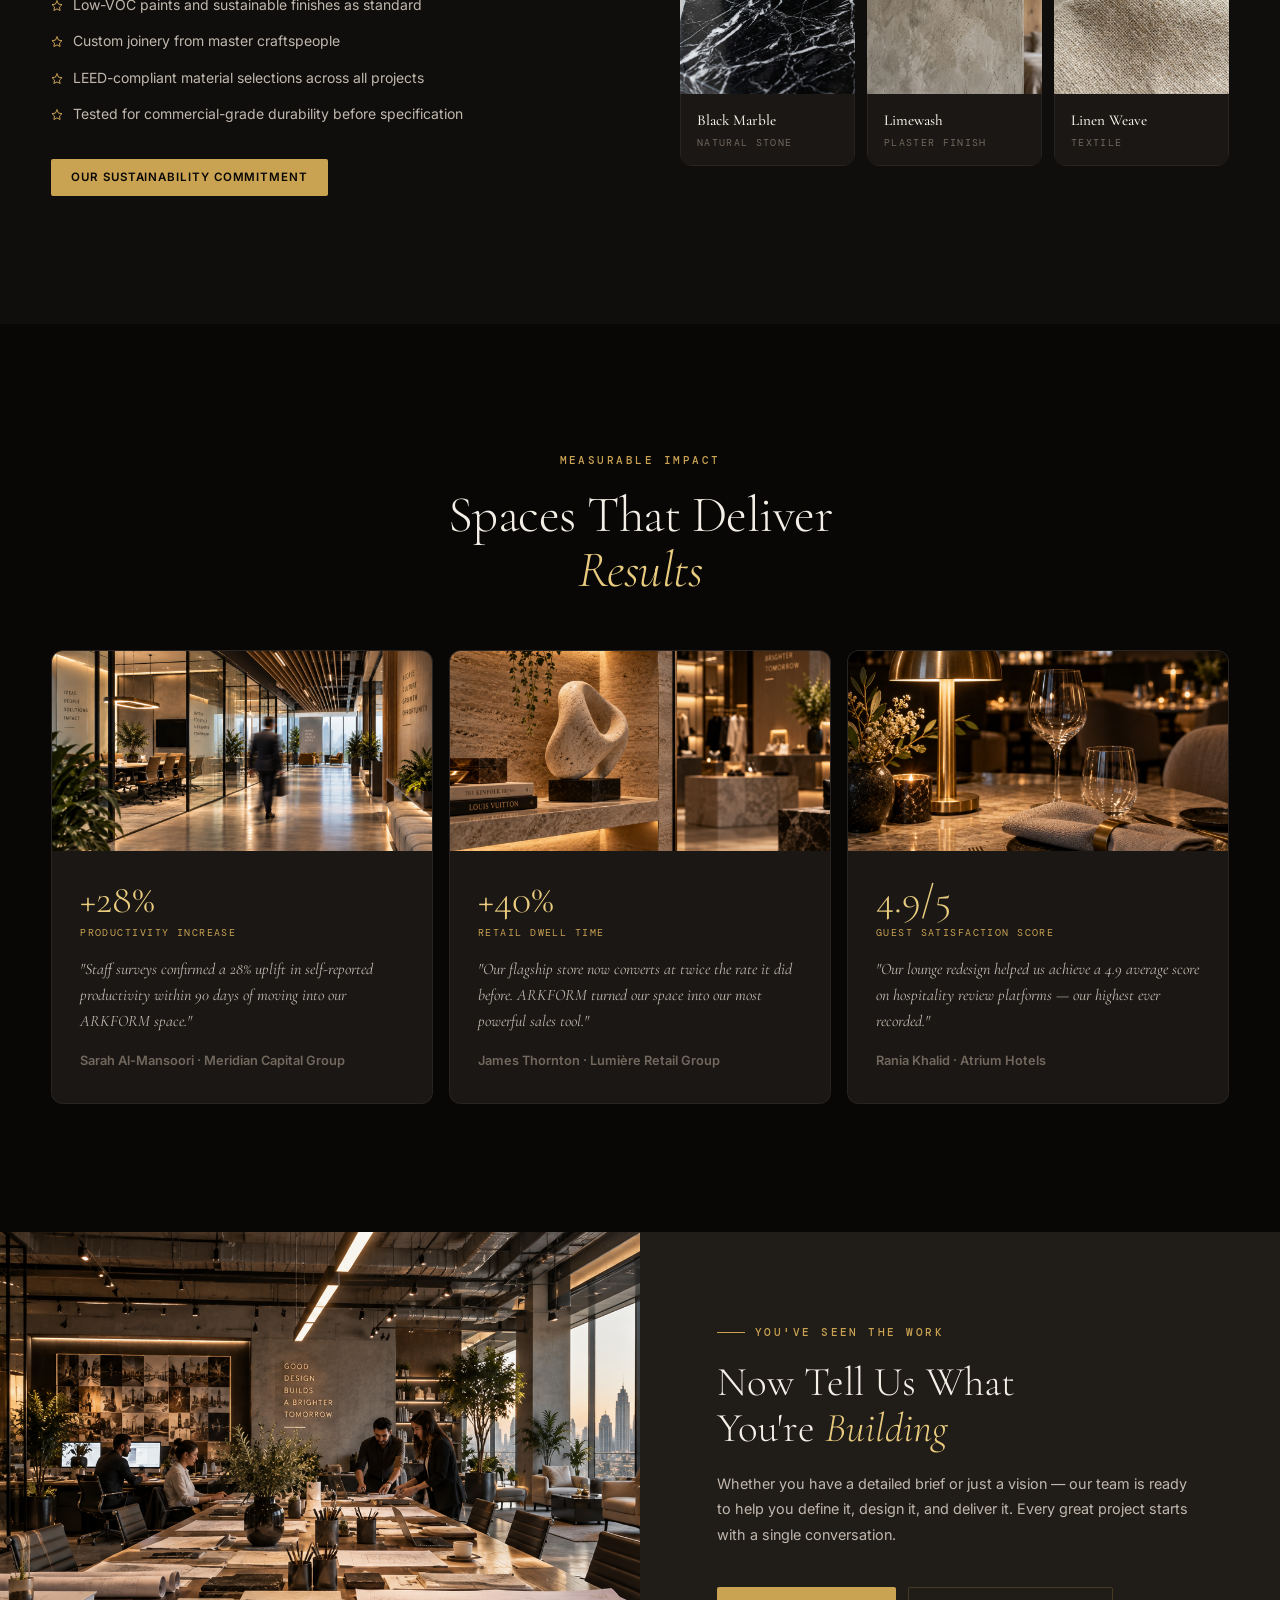
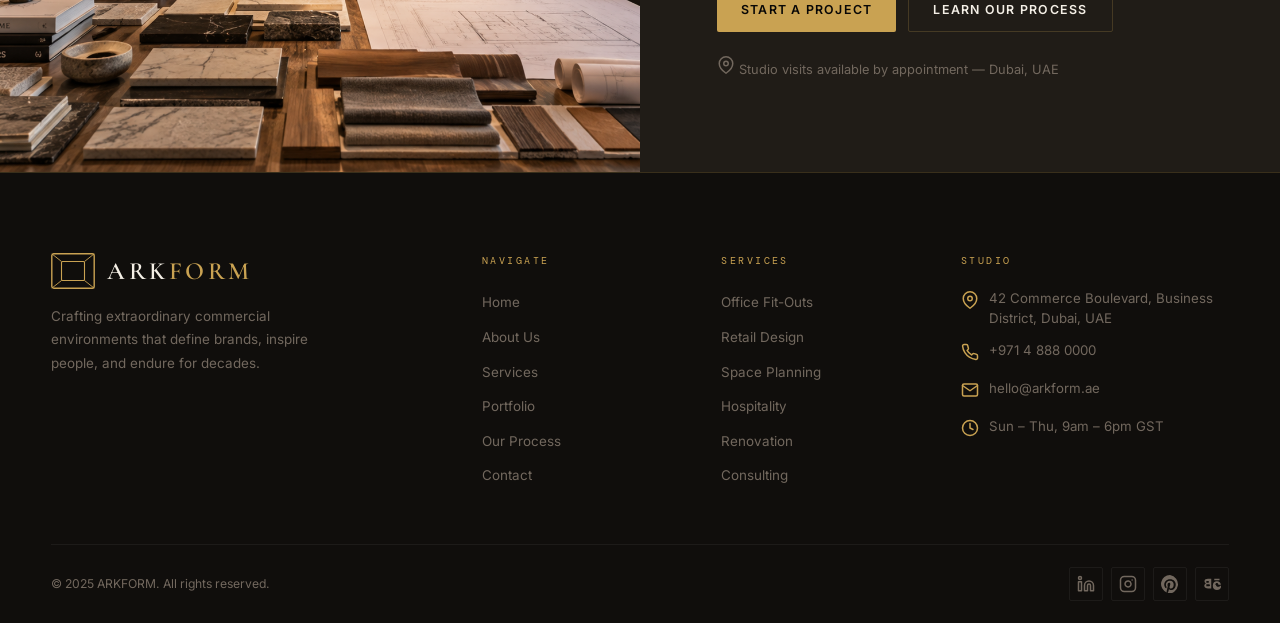
<file: home2.html>
<!DOCTYPE html>
<html lang="en" dir="ltr" data-theme="dark">
<head>
<meta charset="UTF-8"/>
<meta name="viewport" content="width=device-width, initial-scale=1.0"/>
<meta name="description" content="ARKFORM — Discover the business case for great commercial design. Browse our portfolio of office, retail, and hospitality projects."/>
<title>Home Two | ARKFORM</title>
<link rel="preconnect" href="https://fonts.googleapis.com"/>
<link rel="preconnect" href="https://fonts.gstatic.com" crossorigin/>
<link rel="stylesheet" href="style.css"/>
<link rel="icon" type="image/svg+xml" href="data:image/svg+xml,%3Csvg xmlns='http://www.w3.org/2000/svg' viewBox='0 0 24 24' fill='%23cfae7d'%3E%3Cpath d='M12 2L1 22h22L12 2zm0 5l6.5 12h-13L12 7z'/%3E%3C/svg%3E" />
</head>
<body>
<header id="site-header">
  <div class="header-inner">
    <a href="index.html" class="logo-wrap" aria-label="ARKFORM Home">
      <svg class="logo-svg" viewBox="0 0 44 36" fill="none" xmlns="http://www.w3.org/2000/svg" aria-hidden="true">
  <rect x="0.8" y="0.8" width="42.4" height="34.4" rx="2" stroke="currentColor" stroke-width="1.4"/>
  <rect x="10.5" y="8.5" width="23" height="19" rx="1" stroke="currentColor" stroke-width="1.1"/>
  <line x1="0.8" y1="0.8" x2="10.5" y2="8.5" stroke="currentColor" stroke-width="0.9"/>
  <line x1="43.2" y1="0.8" x2="33.5" y2="8.5" stroke="currentColor" stroke-width="0.9"/>
  <line x1="0.8" y1="35.2" x2="10.5" y2="27.5" stroke="currentColor" stroke-width="0.9"/>
  <line x1="43.2" y1="35.2" x2="33.5" y2="27.5" stroke="currentColor" stroke-width="0.9"/>
</svg>
      <div class="logo-text">
        <span class="logo-name">ARK<b>FORM</b></span>
        
      </div>
    </a>
    <nav class="nav-menu" role="navigation">
      <div class="nav-item">
        <a href="index.html" class="nav-link">Home <span class="nav-chev"><svg width="12" height="12" viewBox="0 0 24 24" fill="none" stroke="currentColor" stroke-width="2" stroke-linecap="round" stroke-linejoin="round"><polyline points="6 9 12 15 18 9"></polyline></svg></span></a>
        <div class="dropdown">
          <a href="index.html"  class="dropdown-link"><span class="dd-dot"></span>Home One</a>
          <a href="home2.html" class="dropdown-link"><span class="dd-dot"></span>Home Two</a>
        </div>
      </div>
      <div class="nav-item"><a href="about.html"     class="nav-link">About</a></div>
      <div class="nav-item"><a href="services.html"  class="nav-link">Services</a></div>
      <div class="nav-item"><a href="portfolio.html" class="nav-link">Portfolio</a></div>
      <div class="nav-item"><a href="process.html"   class="nav-link">Process</a></div>
      <div class="nav-item"><a href="contact.html"   class="nav-link">Contact</a></div>
    </nav>
    <div class="hd-right">
      <button class="dir-toggle" id="dirToggle" aria-label="Toggle direction">LTR</button>
      <button class="theme-toggle" id="themeToggle" aria-label="Toggle theme">
        <span class="icon-moon"><svg width="16" height="16" viewBox="0 0 24 24" fill="none" stroke="currentColor" stroke-width="2" stroke-linecap="round" stroke-linejoin="round"><path d="M21 12.79A9 9 0 1 1 11.21 3 7 7 0 0 0 21 12.79z"></path></svg></span><span class="icon-sun"><svg width="16" height="16" viewBox="0 0 24 24" fill="none" stroke="currentColor" stroke-width="2" stroke-linecap="round" stroke-linejoin="round"><circle cx="12" cy="12" r="5"></circle><line x1="12" y1="1" x2="12" y2="3"></line><line x1="12" y1="21" x2="12" y2="23"></line><line x1="4.22" y1="4.22" x2="5.64" y2="5.64"></line><line x1="18.36" y1="18.36" x2="19.78" y2="19.78"></line><line x1="1" y1="12" x2="3" y2="12"></line><line x1="21" y1="12" x2="23" y2="12"></line><line x1="4.22" y1="19.78" x2="5.64" y2="18.36"></line><line x1="18.36" y1="5.64" x2="19.78" y2="4.22"></line></svg></span>
      </button>
      <div class="hd-divider"></div>
      <a href="contact.html" class="btn-nav-cta">Request Consultation</a>
      <button class="hamburger" id="hamburger"><span></span><span></span><span></span></button>
    </div>
  </div>
</header>
<div class="mobile-overlay" id="mobile-overlay"></div>
<nav class="mobile-nav" id="mobile-nav">
  <a href="index.html" class="mobile-nav-link">Home<div class="m-sub"><a href="index.html" class="m-sub-link">Home One</a><a href="home2.html" class="m-sub-link">Home Two</a></div></a>
  <a href="about.html" class="mobile-nav-link">About</a>
  <a href="services.html" class="mobile-nav-link">Services</a>
  <a href="portfolio.html" class="mobile-nav-link">Portfolio</a>
  <a href="process.html" class="mobile-nav-link">Process</a>
  <a href="contact.html" class="mobile-nav-link">Contact</a>
  <div style="margin-top:32px;display:flex;gap:10px;flex-wrap:wrap;">
    <button class="dir-toggle">LTR</button>
    <button class="theme-toggle"><span class="icon-moon"><svg width="16" height="16" viewBox="0 0 24 24" fill="none" stroke="currentColor" stroke-width="2" stroke-linecap="round" stroke-linejoin="round"><path d="M21 12.79A9 9 0 1 1 11.21 3 7 7 0 0 0 21 12.79z"></path></svg></span><span class="icon-sun"><svg width="16" height="16" viewBox="0 0 24 24" fill="none" stroke="currentColor" stroke-width="2" stroke-linecap="round" stroke-linejoin="round"><circle cx="12" cy="12" r="5"></circle><line x1="12" y1="1" x2="12" y2="3"></line><line x1="12" y1="21" x2="12" y2="23"></line><line x1="4.22" y1="4.22" x2="5.64" y2="5.64"></line><line x1="18.36" y1="18.36" x2="19.78" y2="19.78"></line><line x1="1" y1="12" x2="3" y2="12"></line><line x1="21" y1="12" x2="23" y2="12"></line><line x1="4.22" y1="19.78" x2="5.64" y2="18.36"></line><line x1="18.36" y1="5.64" x2="19.78" y2="4.22"></line></svg></span></button>
    <a href="contact.html" class="btn-nav-cta" style="margin-top:0;">Request Consultation</a>
  </div>
</nav>

<main>

<!--  HERO — Asymmetric 55/45 split, NOT a full-bleed -->
<section class="hero-asymmetric" id="hero">
  <div class="hero-asym-text split-bleed-left">
    <div class="hero-kicker" style="margin-bottom:28px;">Expert Commercial Interior Fit-Out</div>
    <h1 class="hero-h1-asym">Where Design<br>Meets <em>Flawless</em><br>Execution</h1>
    <p class="hero-asym-sub">ARKFORM integrates premium commercial design with precision fit-out construction. We turn architectural visions into tangible spaces that define your brand and empower your business.</p>
    <div style="display:flex;gap:14px;flex-wrap:wrap;margin-bottom:36px;">
      <a href="portfolio.html" class="btn btn-gold">Explore Our Work</a>
      <a href="process.html"   class="btn btn-border">See How We Work</a>
    </div>
    <div class="hero-asym-meta">
      <div>
        <div class="hero-meta-num"><span class="counter" data-target="340" data-suffix="+">340+</span></div>
        <div class="hero-meta-label">Projects Completed</div>
      </div>
      <div>
        <div class="hero-meta-num"><span class="counter" data-target="17" data-suffix="">17</span></div>
        <div class="hero-meta-label">Years of Excellence</div>
      </div>
    </div>
  </div>
  <div class="hero-asym-visual">
    <div class="hero-asym-mosaic">
      <div><img src="home2_hero1_new_1791601433395.jpg" alt="Luxury Office Reception" style="width:100%;height:100%;border-radius:0;object-fit:cover;"></div>
      <div style="display:grid;grid-template-columns:1fr 1fr;gap:3px;">
        <img src="home2_hero2_new_1791601448599.jpg" alt="Retail Interior" style="width:100%;height:100%;border-radius:0;object-fit:cover;">
        <img src="home2_hero3_new_1791601464599.jpg" alt="Hospitality Lounge" style="width:100%;height:100%;border-radius:0;object-fit:cover;">
      </div>
    </div>
  </div>
</section>

<!--  THE BUSINESS CASE — Educational, data-driven (unique to Home 2) -->
<section class="business-case section" id="business-case">
  <div class="container">
    <div class="bc-grid">
      <div class="reveal-left">
        <div class="bc-big-stat">£2.4M</div>
        <p class="bc-stat-note">Estimated annual productivity loss for a 200-person company operating in a poorly designed workspace — source: Leesman Workplace Experience Index</p>
        <div style="margin-top:40px;">
          <div class="section-eyebrow">The Business Case</div>
          <h2 class="sh-title" style="font-size:clamp(1.6rem,3vw,2.8rem);">Your Office Costs<br>More Than You <em>Think</em></h2>
          <p style="font-size:0.9rem;color:var(--txt-2);line-height:1.72;margin-top:16px;margin-bottom:28px;">A poor workspace isn't just uncomfortable — it's measurably expensive. The right commercial design pays back its investment within the first year.</p>
          <a href="contact.html" class="btn btn-gold">Discuss Your Space</a>
        </div>
      </div>
      <div class="bc-data-list reveal-right">
        <div class="bc-data-item">
          <div class="bc-data-num">+28%</div>
          <div><div class="bc-data-title">Productivity Uplift</div><p class="bc-data-text">Average improvement in employee output self-reported by ARKFORM clients in the first quarter post-handover. Backed by Leesman performance surveys.</p></div>
        </div>
        <div class="bc-data-item">
          <div class="bc-data-num">+40%</div>
          <div><div class="bc-data-title">Retail Dwell Time</div><p class="bc-data-text">Clients in the retail sector report a 40% average increase in customer dwell time following ARKFORM store redesign, directly correlating with revenue uplift.</p></div>
        </div>
        <div class="bc-data-item">
          <div class="bc-data-num">3×</div>
          <div><div class="bc-data-title">Talent Attraction</div><p class="bc-data-text">Companies with premium office environments attract talent 3x faster and at 18% lower cost per hire than peers in comparable industries.</p></div>
        </div>
        <div class="bc-data-item">
          <div class="bc-data-num">18 mo</div>
          <div><div class="bc-data-title">Average ROI Payback</div><p class="bc-data-text">The average time for ARKFORM clients to recoup their full project investment through measurable gains in productivity, retention, and revenue.</p></div>
        </div>
      </div>
    </div>
  </div>
</section>

<!--  PORTFOLIO GALLERY — The main draw of this home variant -->
<section id="portfolio" class="section" style="background:var(--bg-1);">
  <div class="container">
    <div style="display:flex;justify-content:space-between;align-items:flex-end;flex-wrap:wrap;gap:20px;margin-bottom:44px;" class="reveal">
      <div>
        <div class="section-eyebrow">Selected Work</div>
        <h2 class="sh-title"><em>340+</em> Projects.<br>Every One Matters.</h2>
      </div>
      <div class="filter-bar" style="margin-bottom:0;">
        <button class="filter-btn active" data-filter="all">All</button>
        <button class="filter-btn" data-filter="office">Office</button>
        <button class="filter-btn" data-filter="retail">Retail</button>
        <button class="filter-btn" data-filter="hospitality">Hospitality</button>
      </div>
    </div>
    <div class="portfolio-grid reveal">
      <div class="port-item wide" data-cat="office">
        <img src="home2_port1.png" alt="Meridian Financial HQ — Office" style="width:100%;height:320px;border-radius:0;object-fit:cover;">
        <div class="port-overlay"><div class="port-cat">Office Fit-Out · 4,200 sqm</div><div class="port-name">Meridian Financial HQ</div></div>
      </div>
      <div class="port-item" data-cat="retail">
        <img src="home2_port2.png" alt="Lumière Flagship — Retail" style="width:100%;height:320px;border-radius:0;object-fit:cover;">
        <div class="port-overlay"><div class="port-cat">Retail Design · 1,800 sqm</div><div class="port-name">Lumière Flagship Store</div></div>
      </div>
      <div class="port-item" data-cat="office">
        <img src="home2_port3.png" alt="Nexus Tech Campus" style="width:100%;height:320px;border-radius:0;object-fit:cover;">
        <div class="port-overlay"><div class="port-cat">Office · 3,100 sqm</div><div class="port-name">Nexus Tech Campus</div></div>
      </div>
      <div class="port-item wide" data-cat="hospitality">
        <img src="home2_port4.png" alt="Atrium Sky Lounge" style="width:100%;height:320px;border-radius:0;object-fit:cover;">
        <div class="port-overlay"><div class="port-cat">Hospitality · 900 sqm</div><div class="port-name">Atrium Sky Lounge</div></div>
      </div>
      <div class="port-item full" data-cat="retail">
        <img src="home2_port5.png" alt="Prestige Mall Concept Store" style="width:100%;height:320px;border-radius:0;object-fit:cover;">
        <div class="port-overlay"><div class="port-cat">Retail Design · 2,400 sqm</div><div class="port-name">Prestige Mall Gallery</div></div>
      </div>
    </div>
    <div style="text-align:center;margin-top:48px;" class="reveal">
      <a href="portfolio.html" class="btn btn-border">View All 340+ Projects</a>
    </div>
  </div>
</section>

<!--  OUR APPROACH — Design philosophy (different from Home 1's "Why Us") -->
<section id="approach" class="section" style="background:var(--bg-0);">
  <div class="container">
    <div class="sh center reveal" style="max-width:700px;margin-inline:auto;margin-bottom:52px;">
      <div class="section-eyebrow center">Design Philosophy</div>
      <h2 class="sh-title">Four Principles Behind<br>Every <em>ARKFORM</em> Project</h2>
    </div>
    <div class="approach-grid reveal">
      <div class="approach-cell">
        <div class="approach-num">PRINCIPLE 01</div>
        <div class="approach-title">Function Defines Form</div>
        <p class="approach-body">We never sacrifice operational efficiency for visual appeal. Every spatial decision is tested against how the business actually runs — from team flow to client journey to operational logistics.</p>
      </div>
      <div class="approach-cell">
        <div class="approach-num">PRINCIPLE 02</div>
        <div class="approach-title">Brand Expressed in Space</div>
        <p class="approach-body">Your design values should be legible in your space — in materials, in proportion, in light. ARKFORM distils brand identity into environmental language that communicates without words.</p>
      </div>
      <div class="approach-cell">
        <div class="approach-num">PRINCIPLE 03</div>
        <div class="approach-title">Build to the Drawing</div>
        <p class="approach-body">Most disappointments in commercial fit-out happen in the translation between design intent and construction reality. We eliminate that gap by keeping design and build within one team.</p>
      </div>
      <div class="approach-cell">
        <div class="approach-num">PRINCIPLE 04</div>
        <div class="approach-title">Design for the Next Decade</div>
        <p class="approach-body">Trends are fleeting. Materials wear. Great design is timeless. We specify for durability, adaptability, and relevance — so your space looks exceptional long after it's built.</p>
      </div>
    </div>
  </div>
</section>

<!--  CRAFT & MATERIALS — What makes execution different -->
<section id="craft" class="section" style="background:var(--bg-1);">
  <div class="container">
    <div style="display:grid;grid-template-columns:1fr 1fr;gap:80px;align-items:center;" class="reveal">
      <div>
        <div class="section-eyebrow">Material Excellence</div>
        <h2 class="sh-title">The Details That<br>Make It <em>Extraordinary</em></h2>
        <p style="font-size:0.9375rem;color:var(--txt-2);line-height:1.74;margin-bottom:24px;">Every material we specify is selected for longevity, sustainability, and visual integrity. We work with a curated network of global suppliers — from Italian stone quarries to Scandinavian timber mills — to ensure our clients receive craftsmanship that sets them apart.</p>
        <ul style="display:flex;flex-direction:column;gap:12px;margin-bottom:32px;">
          <li style="display:flex;gap:10px;font-size:0.875rem;color:var(--txt-2);"><span style="color:var(--gold);flex-shrink:0;margin-top:2px;"><svg width="12" height="12" viewBox="0 0 24 24" fill="none" stroke="currentColor" stroke-width="2" stroke-linecap="round" stroke-linejoin="round"><polygon points="12 2 15.09 8.26 22 9.27 17 14.14 18.18 21.02 12 17.77 5.82 21.02 7 14.14 2 9.27 8.91 8.26 12 2"></polygon></svg></span>Ethically sourced natural stone and hardwood specification</li><li style="display:flex;gap:10px;font-size:0.875rem;color:var(--txt-2);"><span style="color:var(--gold);flex-shrink:0;margin-top:2px;"><svg width="12" height="12" viewBox="0 0 24 24" fill="none" stroke="currentColor" stroke-width="2" stroke-linecap="round" stroke-linejoin="round"><polygon points="12 2 15.09 8.26 22 9.27 17 14.14 18.18 21.02 12 17.77 5.82 21.02 7 14.14 2 9.27 8.91 8.26 12 2"></polygon></svg></span>Low-VOC paints and sustainable finishes as standard</li><li style="display:flex;gap:10px;font-size:0.875rem;color:var(--txt-2);"><span style="color:var(--gold);flex-shrink:0;margin-top:2px;"><svg width="12" height="12" viewBox="0 0 24 24" fill="none" stroke="currentColor" stroke-width="2" stroke-linecap="round" stroke-linejoin="round"><polygon points="12 2 15.09 8.26 22 9.27 17 14.14 18.18 21.02 12 17.77 5.82 21.02 7 14.14 2 9.27 8.91 8.26 12 2"></polygon></svg></span>Custom joinery from master craftspeople</li><li style="display:flex;gap:10px;font-size:0.875rem;color:var(--txt-2);"><span style="color:var(--gold);flex-shrink:0;margin-top:2px;"><svg width="12" height="12" viewBox="0 0 24 24" fill="none" stroke="currentColor" stroke-width="2" stroke-linecap="round" stroke-linejoin="round"><polygon points="12 2 15.09 8.26 22 9.27 17 14.14 18.18 21.02 12 17.77 5.82 21.02 7 14.14 2 9.27 8.91 8.26 12 2"></polygon></svg></span>LEED-compliant material selections across all projects</li><li style="display:flex;gap:10px;font-size:0.875rem;color:var(--txt-2);"><span style="color:var(--gold);flex-shrink:0;margin-top:2px;"><svg width="12" height="12" viewBox="0 0 24 24" fill="none" stroke="currentColor" stroke-width="2" stroke-linecap="round" stroke-linejoin="round"><polygon points="12 2 15.09 8.26 22 9.27 17 14.14 18.18 21.02 12 17.77 5.82 21.02 7 14.14 2 9.27 8.91 8.26 12 2"></polygon></svg></span>Tested for commercial-grade durability before specification</li>
        </ul>
        <a href="about.html" class="btn btn-gold btn-sm">Our Sustainability Commitment</a>
      </div>
      <div>
        <div class="material-row" style="grid-template-columns:repeat(3,1fr);">
          <div class="material-card">
            <div class="material-swatch" style="background: url('travertine_stone_1791601333865.jpg') center/cover;"></div>
            <div class="material-info"><div class="material-name">Travertine</div><div class="material-type">Natural Stone</div></div>
          </div>
          <div class="material-card">
            <div class="material-swatch" style="background: url('smoked_oak_1791601347502.jpg') center/cover;"></div>
            <div class="material-info"><div class="material-name">Smoked Oak</div><div class="material-type">Hardwood</div></div>
          </div>
          <div class="material-card">
            <div class="material-swatch" style="background: url('brushed_brass_1791601360968.jpg') center/cover;"></div>
            <div class="material-info"><div class="material-name">Brushed Brass</div><div class="material-type">Metal</div></div>
          </div>
          <div class="material-card">
            <div class="material-swatch" style="background: url('black_marble_1791601374558.jpg') center/cover;"></div>
            <div class="material-info"><div class="material-name">Black Marble</div><div class="material-type">Natural Stone</div></div>
          </div>
          <div class="material-card">
            <div class="material-swatch" style="background: url('limewash_plaster_1791601389579.jpg') center/cover;"></div>
            <div class="material-info"><div class="material-name">Limewash</div><div class="material-type">Plaster Finish</div></div>
          </div>
          <div class="material-card">
            <div class="material-swatch" style="background: url('linen_weave_1791601404215.jpg') center/cover;"></div>
            <div class="material-info"><div class="material-name">Linen Weave</div><div class="material-type">Textile</div></div>
          </div>
        </div>
      </div>
    </div>
  </div>
</section>

<!--  CLIENT IMPACT — Outcome-focused, not just quotes -->
<section id="impact" class="section" style="background:var(--bg-0);">
  <div class="container">
    <div class="sh center reveal" style="margin-bottom:52px;">
      <div class="section-eyebrow center">Measurable Impact</div>
      <h2 class="sh-title">Spaces That Deliver<br><em>Results</em></h2>
    </div>
    <div class="impact-grid reveal">
      <div class="impact-card">
        <div class="impact-img"><img src="home2_impact1.png" alt="Meridian HQ" style="width:100%;height:200px;border-radius:0;object-fit:cover;"></div>
        <div class="impact-body">
          <div class="impact-metric">+28%</div>
          <div class="impact-metric-label">Productivity Increase</div>
          <p class="impact-quote">"Staff surveys confirmed a 28% uplift in self-reported productivity within 90 days of moving into our ARKFORM space."</p>
          <div class="impact-client">Sarah Al-Mansoori · Meridian Capital Group</div>
        </div>
      </div>
      <div class="impact-card">
        <div class="impact-img"><img src="home2_impact2.png" alt="Lumière Store" style="width:100%;height:200px;border-radius:0;object-fit:cover;"></div>
        <div class="impact-body">
          <div class="impact-metric">+40%</div>
          <div class="impact-metric-label">Retail Dwell Time</div>
          <p class="impact-quote">"Our flagship store now converts at twice the rate it did before. ARKFORM turned our space into our most powerful sales tool."</p>
          <div class="impact-client">James Thornton · Lumière Retail Group</div>
        </div>
      </div>
      <div class="impact-card">
        <div class="impact-img"><img src="home2_impact3.png" alt="Atrium Lounge" style="width:100%;height:200px;border-radius:0;object-fit:cover;"></div>
        <div class="impact-body">
          <div class="impact-metric">4.9/5</div>
          <div class="impact-metric-label">Guest Satisfaction Score</div>
          <p class="impact-quote">"Our lounge redesign helped us achieve a 4.9 average score on hospitality review platforms — our highest ever recorded."</p>
          <div class="impact-client">Rania Khalid · Atrium Hotels</div>
        </div>
      </div>
    </div>
  </div>
</section>

<!--  FINAL CTA — Studio invite (different energy from Home 1) -->
<section class="cta-studio" id="cta">
  <div class="cta-studio-visual reveal-left">
    <img src="home2_cta.png" alt="ARKFORM Design Studio" style="width:100%;height:100%;position:absolute;inset:0;border-radius:0;object-fit:cover;">
  </div>
  <div class="cta-studio-body reveal-right split-bleed-right">
    <div class="section-eyebrow" style="margin-bottom:18px;">You've Seen the Work</div>
    <h2 class="cta-studio-title">Now Tell Us What<br>You're <em>Building</em></h2>
    <p class="cta-studio-sub">Whether you have a detailed brief or just a vision — our team is ready to help you define it, design it, and deliver it. Every great project starts with a single conversation.</p>
    <div class="cta-studio-actions">
      <a href="contact.html"   class="btn btn-gold">Start a Project</a>
      <a href="process.html"   class="btn btn-border">Learn Our Process</a>
    </div>
    <p style="font-size:0.80rem;color:var(--txt-3);margin-top:24px;"><svg width="18" height="18" viewBox="0 0 24 24" fill="none" stroke="currentColor" stroke-width="2" stroke-linecap="round" stroke-linejoin="round"><path d="M21 10c0 7-9 13-9 13s-9-6-9-13a9 9 0 0 1 18 0z"></path><circle cx="12" cy="10" r="3"></circle></svg> Studio visits available by appointment — Dubai, UAE</p>
  </div>
</section>

</main>
<footer id="site-footer">
  <div class="container">
    <div class="footer-top">
      <div>
        <div class="footer-logo-row">
          <svg class="logo-svg" viewBox="0 0 44 36" fill="none">
            <rect x="0.8" y="0.8" width="42.4" height="34.4" rx="2" stroke="currentColor" stroke-width="1.4"/>
            <rect x="10.5" y="8.5" width="23" height="19" rx="1" stroke="currentColor" stroke-width="1.1"/>
            <line x1="0.8" y1="0.8" x2="10.5" y2="8.5" stroke="currentColor" stroke-width="0.9"/>
            <line x1="43.2" y1="0.8" x2="33.5" y2="8.5" stroke="currentColor" stroke-width="0.9"/>
            <line x1="0.8" y1="35.2" x2="10.5" y2="27.5" stroke="currentColor" stroke-width="0.9"/>
            <line x1="43.2" y1="35.2" x2="33.5" y2="27.5" stroke="currentColor" stroke-width="0.9"/>
          </svg>
          <div class="logo-text">
            <span class="logo-name">ARK<b>FORM</b></span>
          </div>
        </div>
        <p class="footer-desc">Crafting extraordinary commercial environments that define brands, inspire people, and endure for decades.</p>
      </div>
      <div>
        <div class="footer-col-title">Navigate</div>
        <ul class="footer-links">
          <li><a href="index.html">Home</a></li>
          <li><a href="about.html">About Us</a></li>
          <li><a href="services.html">Services</a></li>
          <li><a href="portfolio.html">Portfolio</a></li>
          <li><a href="process.html">Our Process</a></li>
          <li><a href="contact.html">Contact</a></li>
        </ul>
      </div>
      <div>
        <div class="footer-col-title">Services</div>
        <ul class="footer-links">
          <li><a href="services.html">Office Fit-Outs</a></li>
          <li><a href="services.html">Retail Design</a></li>
          <li><a href="services.html">Space Planning</a></li>
          <li><a href="services.html">Hospitality</a></li>
          <li><a href="services.html">Renovation</a></li>
          <li><a href="services.html">Consulting</a></li>
        </ul>
      </div>
      <div>
        <div class="footer-col-title">Studio</div>
        <div class="footer-contact-row">
          <span class="fc-icon">
            <svg width="18" height="18" viewBox="0 0 24 24" fill="none" stroke="currentColor" stroke-width="2" stroke-linecap="round" stroke-linejoin="round"><path d="M21 10c0 7-9 13-9 13s-9-6-9-13a9 9 0 0 1 18 0z"></path><circle cx="12" cy="10" r="3"></circle></svg>
          </span>
          <span>42 Commerce Boulevard, Business District, Dubai, UAE</span>
        </div>
        <div class="footer-contact-row">
          <span class="fc-icon">
            <svg width="18" height="18" viewBox="0 0 24 24" fill="none" stroke="currentColor" stroke-width="2" stroke-linecap="round" stroke-linejoin="round"><path d="M22 16.92v3a2 2 0 0 1-2.18 2 19.79 19.79 0 0 1-8.63-3.07 19.5 19.5 0 0 1-6-6 19.79 19.79 0 0 1-3.07-8.67A2 2 0 0 1 4.11 2h3a2 2 0 0 1 2 1.72 12.84 12.84 0 0 0 .7 2.81 2 2 0 0 1-.45 2.11L8.09 9.91a16 16 0 0 0 6 6l1.27-1.27a2 2 0 0 1 2.11-.45 12.84 12.84 0 0 0 2.81.7A2 2 0 0 1 22 16.92z"></path></svg>
          </span>
          <span>+971 4 888 0000</span>
        </div>
        <div class="footer-contact-row">
          <span class="fc-icon">
            <svg width="18" height="18" viewBox="0 0 24 24" fill="none" stroke="currentColor" stroke-width="2" stroke-linecap="round" stroke-linejoin="round"><path d="M4 4h16c1.1 0 2 .9 2 2v12c0 1.1-.9 2-2 2H4c-1.1 0-2-.9-2-2V6c0-1.1.9-2 2-2z"></path><polyline points="22,6 12,13 2,6"></polyline></svg>
          </span>
          <span>hello@arkform.ae</span>
        </div>
        <div class="footer-contact-row">
          <span class="fc-icon">
            <svg width="18" height="18" viewBox="0 0 24 24" fill="none" stroke="currentColor" stroke-width="2" stroke-linecap="round" stroke-linejoin="round"><circle cx="12" cy="12" r="10"></circle><polyline points="12 6 12 12 16 14"></polyline></svg>
          </span>
          <span>Sun – Thu, 9am – 6pm GST</span>
        </div>
      </div>
    </div>
    <div class="footer-bottom">
      <p class="footer-copy">&copy; 2025 ARKFORM. All rights reserved.</p>
      <div class="footer-socials">
        <a href="#" class="soc-btn" aria-label="LinkedIn">
          <svg width="18" height="18" viewBox="0 0 24 24" fill="none" stroke="currentColor" stroke-width="2" stroke-linecap="round" stroke-linejoin="round"><path d="M16 8a6 6 0 0 1 6 6v7h-4v-7a2 2 0 0 0-2-2 2 2 0 0 0-2 2v7h-4v-7a6 6 0 0 1 6-6z"></path><rect x="2" y="9" width="4" height="12"></rect><circle cx="4" cy="4" r="2"></circle></svg>
        </a>
        <a href="#" class="soc-btn" aria-label="Instagram">
          <svg width="18" height="18" viewBox="0 0 24 24" fill="none" stroke="currentColor" stroke-width="2" stroke-linecap="round" stroke-linejoin="round"><rect x="2" y="2" width="20" height="20" rx="5" ry="5"></rect><path d="M16 11.37A4 4 0 1 1 12.63 8 4 4 0 0 1 16 11.37z"></path><line x1="17.5" y1="6.5" x2="17.51" y2="6.5"></line></svg>
        </a>
        <a href="#" class="soc-btn" aria-label="Pinterest">
          <svg width="18" height="18" viewBox="0 0 24 24" fill="currentColor"><path d="M12 0a12 12 0 0 0-4.37 23.17c-.07-.63-.13-1.6.03-2.29l1.4-5.92s-.36-.71-.36-1.78c0-1.66.97-2.9 2.17-2.9 1.01 0 1.51.76 1.51 1.68 0 1.02-.65 2.56-.99 3.98-.28 1.19.6 2.16 1.77 2.16 2.13 0 3.77-2.24 3.77-5.47 0-2.86-2.06-4.86-5.01-4.86-3.41 0-5.41 2.56-5.41 5.19 0 1.03.4 2.14.89 2.74.08.1.09.23.07.35l-.33 1.36c-.05.23-.17.27-.4.17-1.5-.7-2.43-2.88-2.43-4.65 0-3.78 2.75-7.25 7.95-7.25 4.17 0 7.39 2.96 7.39 6.92 0 4.13-2.61 7.46-6.23 7.46-1.21 0-2.35-.63-2.76-1.38l-.75 2.85c-.27 1.04-1 2.35-1.5 3.15A12 12 0 1 0 12 0z"/></svg>
        </a>
        <a href="#" class="soc-btn" aria-label="Behance">
          <svg width="18" height="18" viewBox="0 0 24 24" fill="currentColor"><path d="M22 7h-7v-2h7v2zm1.726 10c-.442 1.297-2.029 3-5.101 3-3.074 0-5.564-1.729-5.564-5.675 0-3.91 2.325-5.92 5.466-5.92 3.082 0 4.964 1.827 5.372 4.577h-6.711c.092 1.466 1.488 2.846 3.123 2.846 1.215 0 2.215-.534 2.64-1.428h2.775zm-3.15-4.144c-.169-1.2-1.026-2.025-2.091-2.025-1.12 0-2.037.916-2.19 2.025h4.281zM11 12v-6.903h-4.364c-2.428 0-4.636.853-4.636 3.328 0 1.543.832 2.38 2.026 2.812-1.391.439-2.316 1.636-2.316 3.121 0 2.671 2.35 3.642 5.093 3.642h4.2v-6zm-4.996-1.579h-1.528v-2.345h1.53c1.554 0 1.966.697 1.966 1.258 0 .61-.39 1.087-1.968 1.087zm1.144 4.579h-2.673v-2.678h2.673c1.611 0 2.21.673 2.21 1.346 0 .662-.511 1.332-2.21 1.332z"/></svg>
        </a>
      </div>
    </div>
  </div>
</footer><script src="main.js"></script></body></html>
</file>
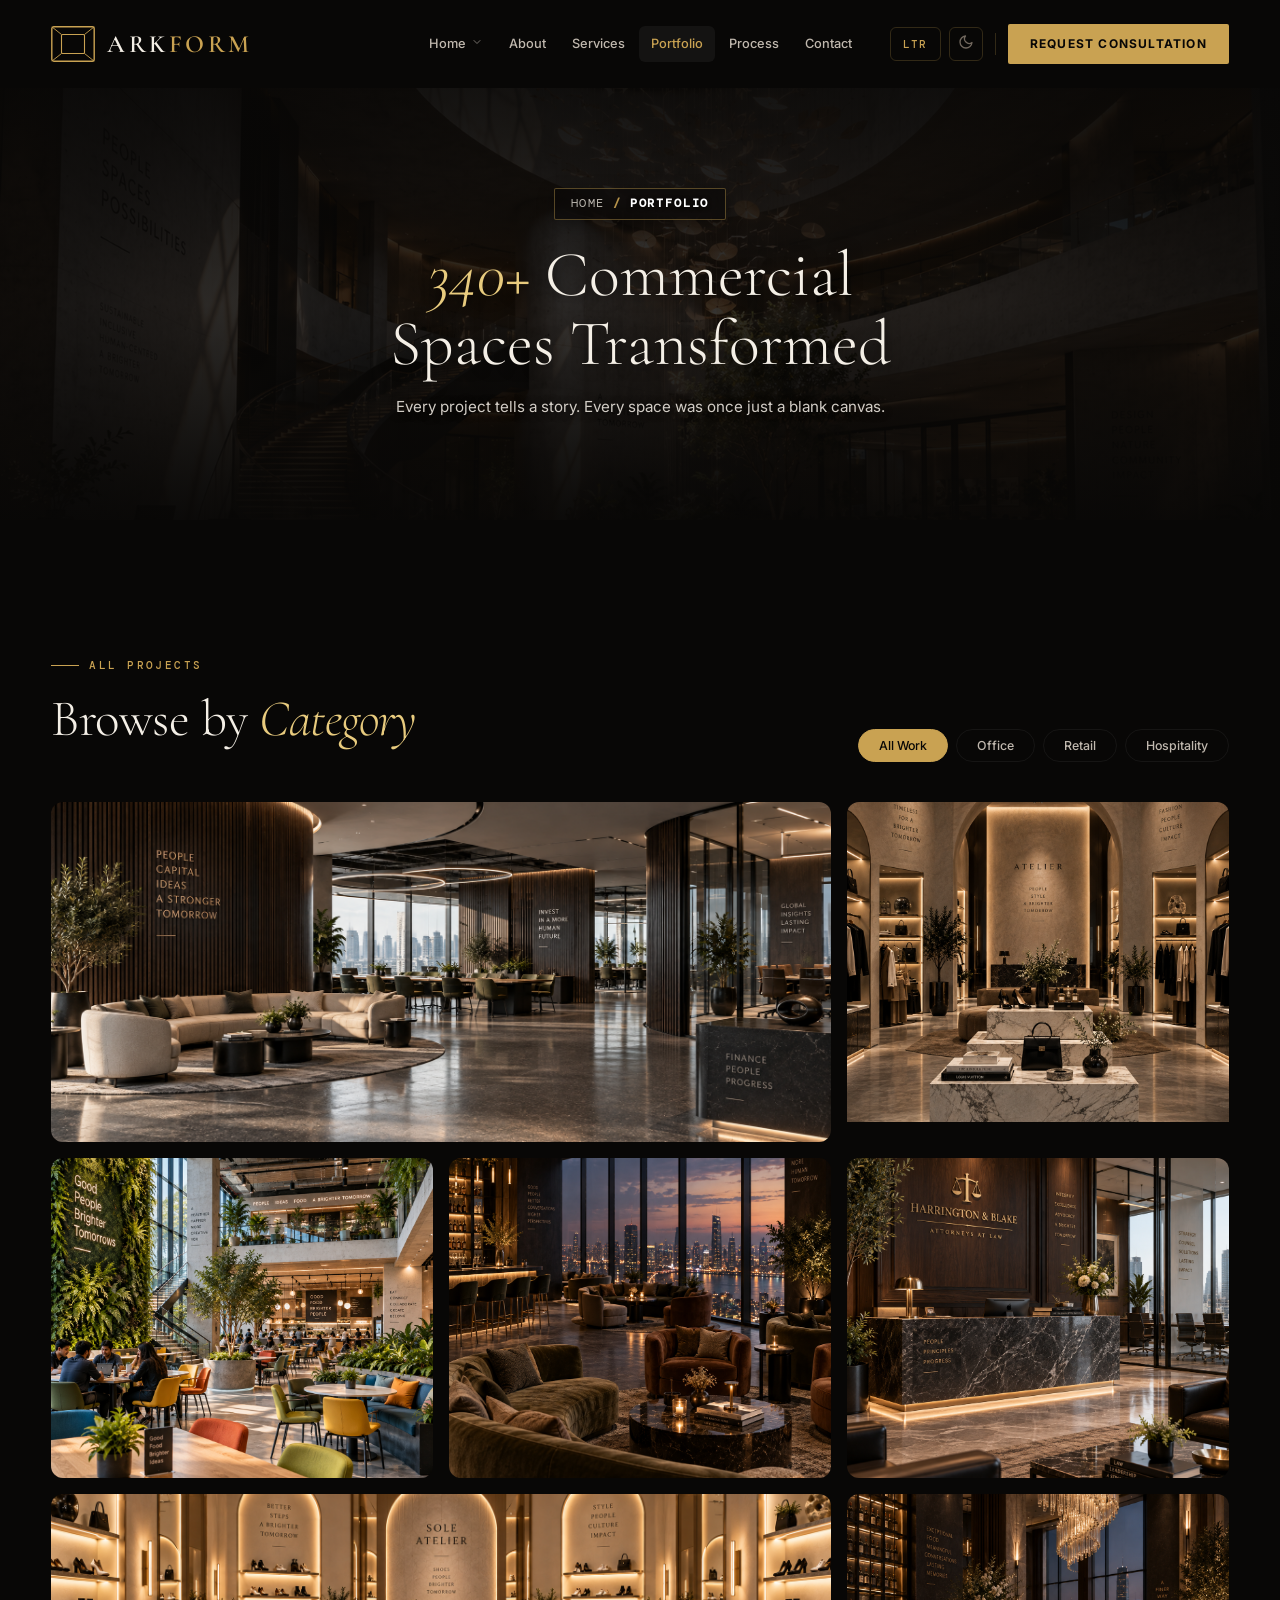
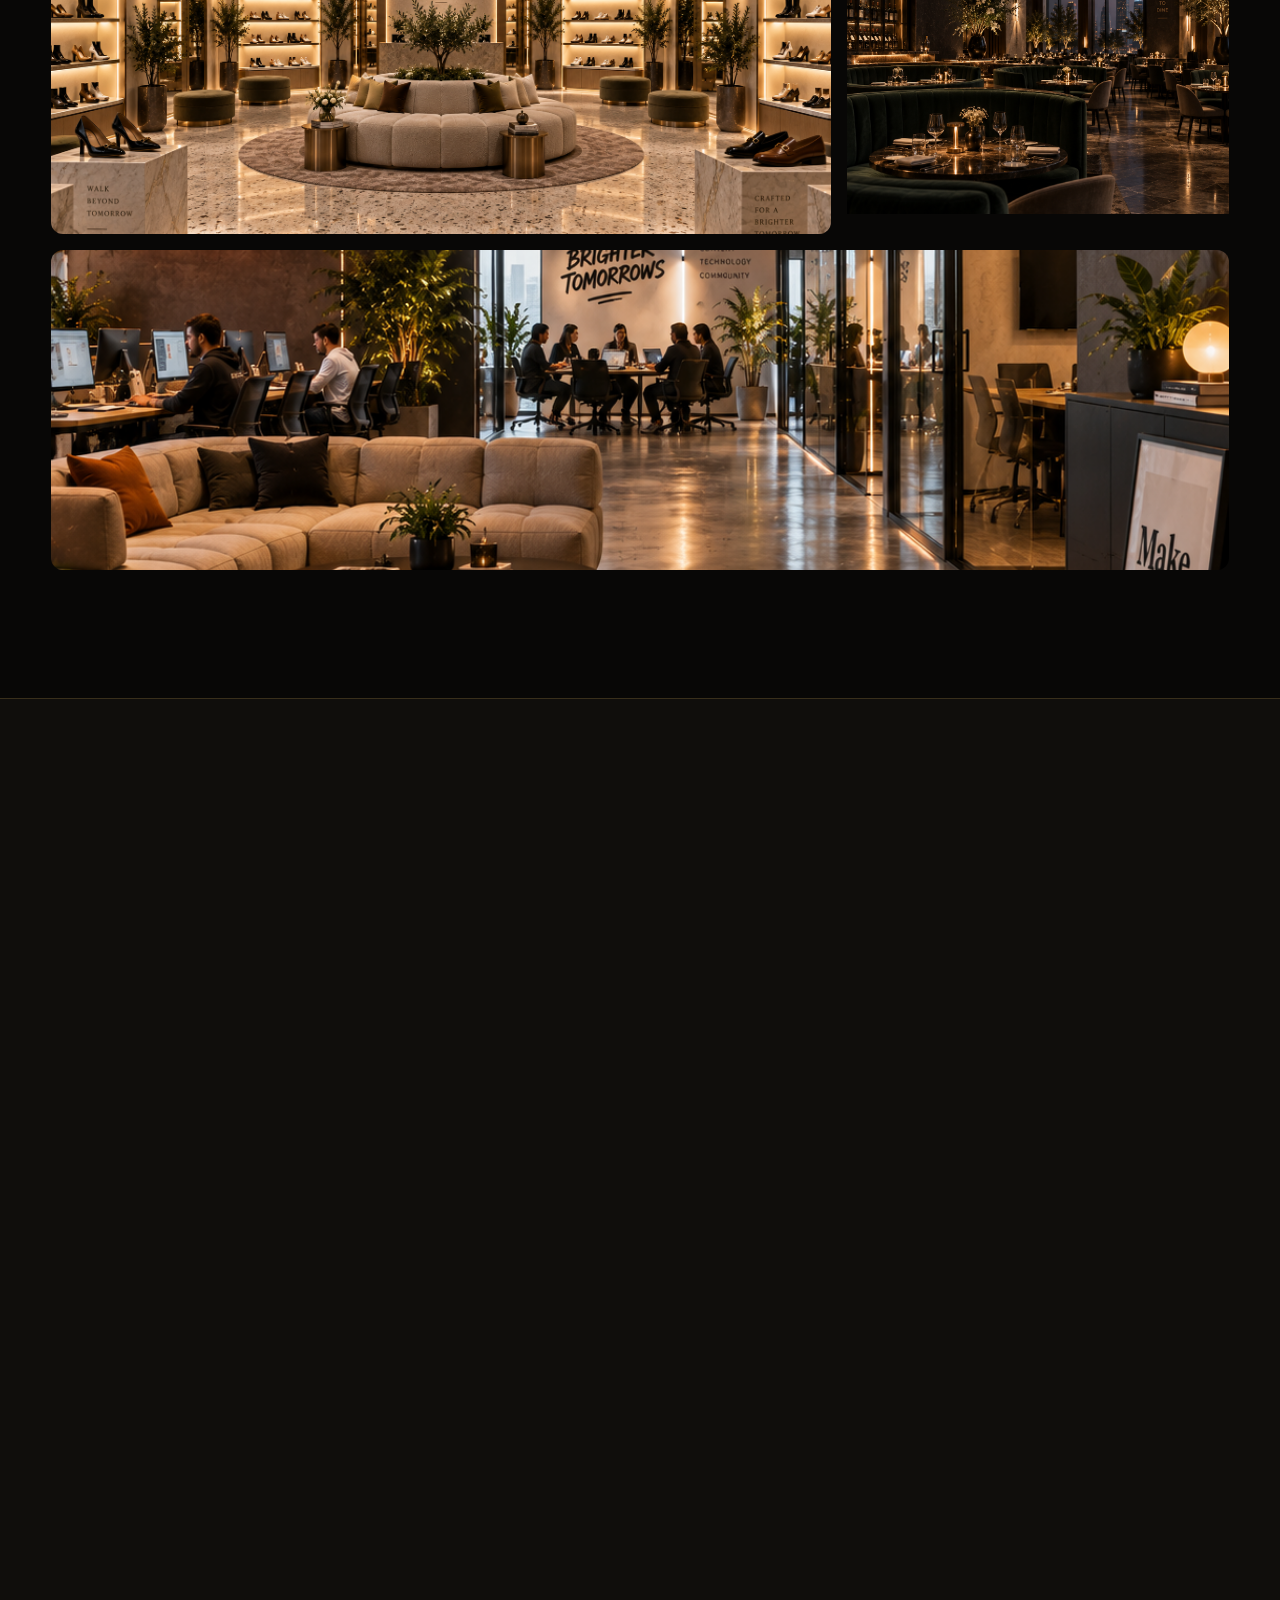
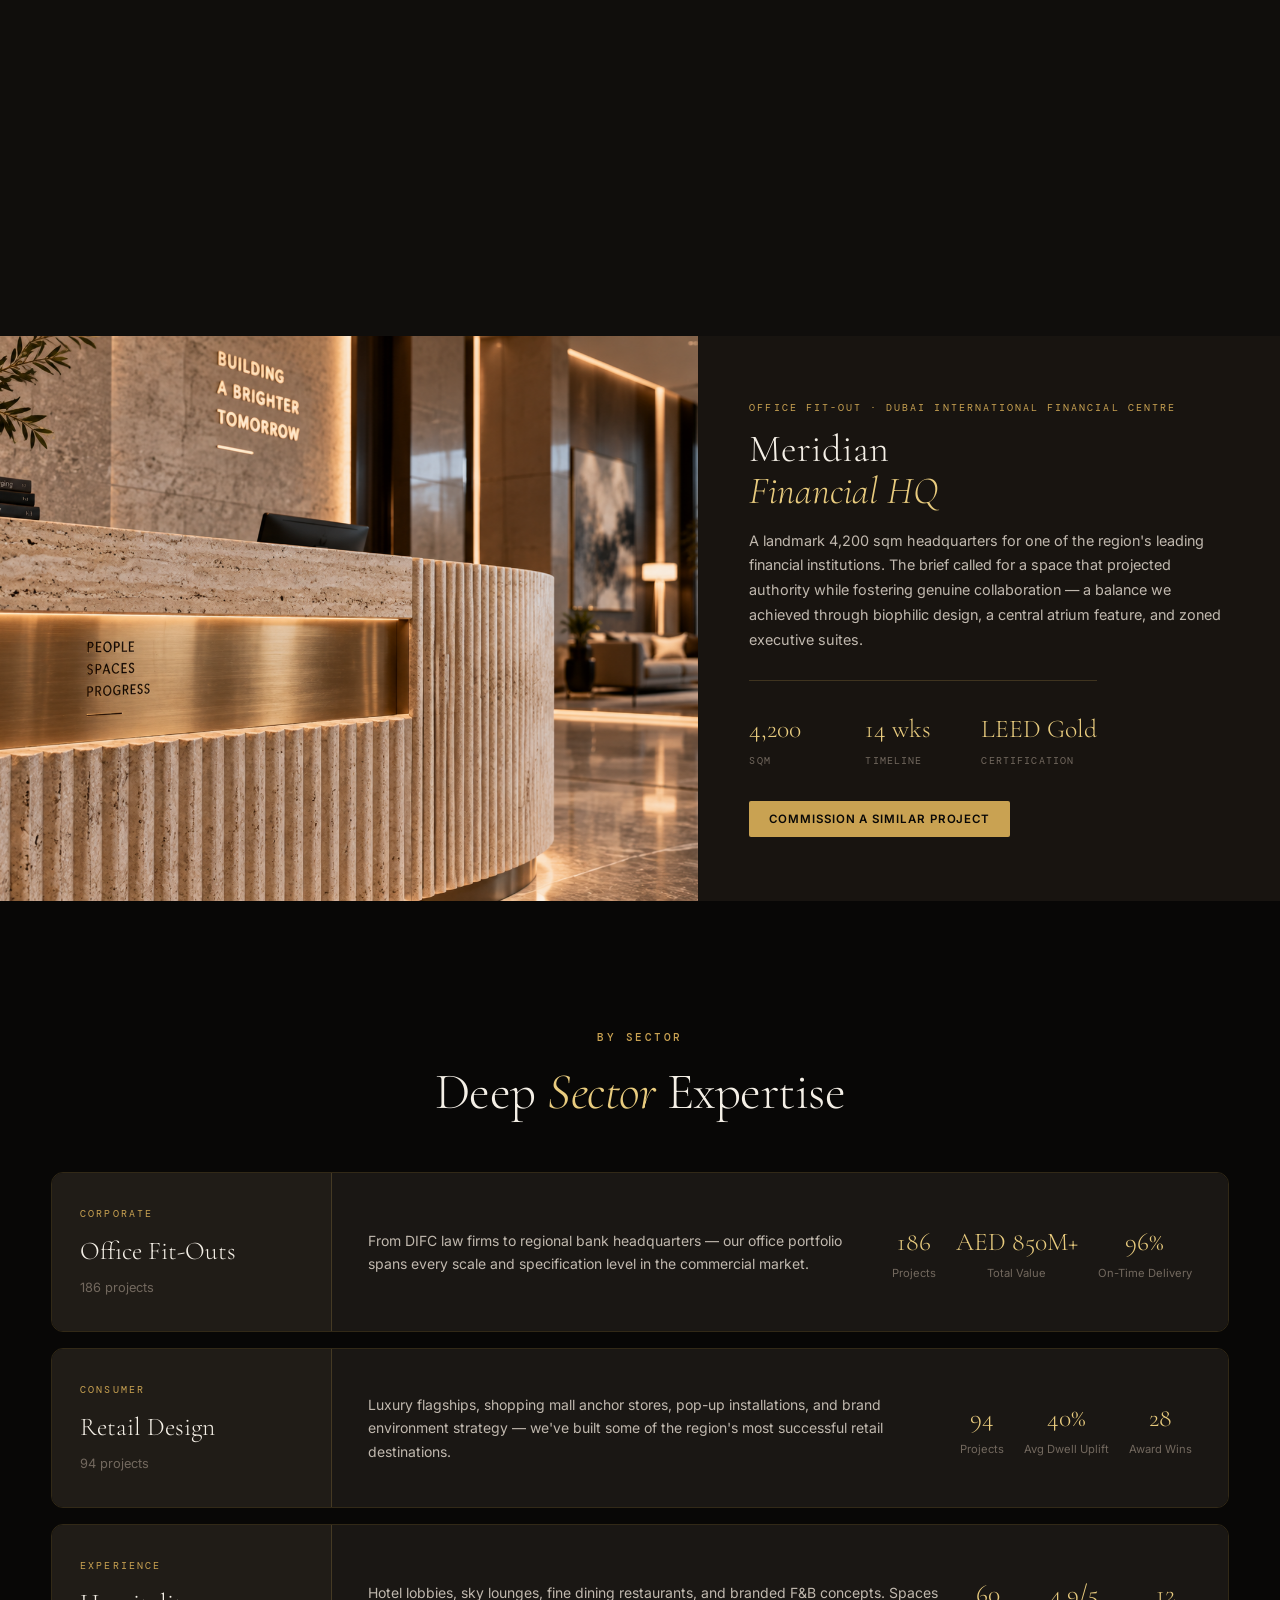
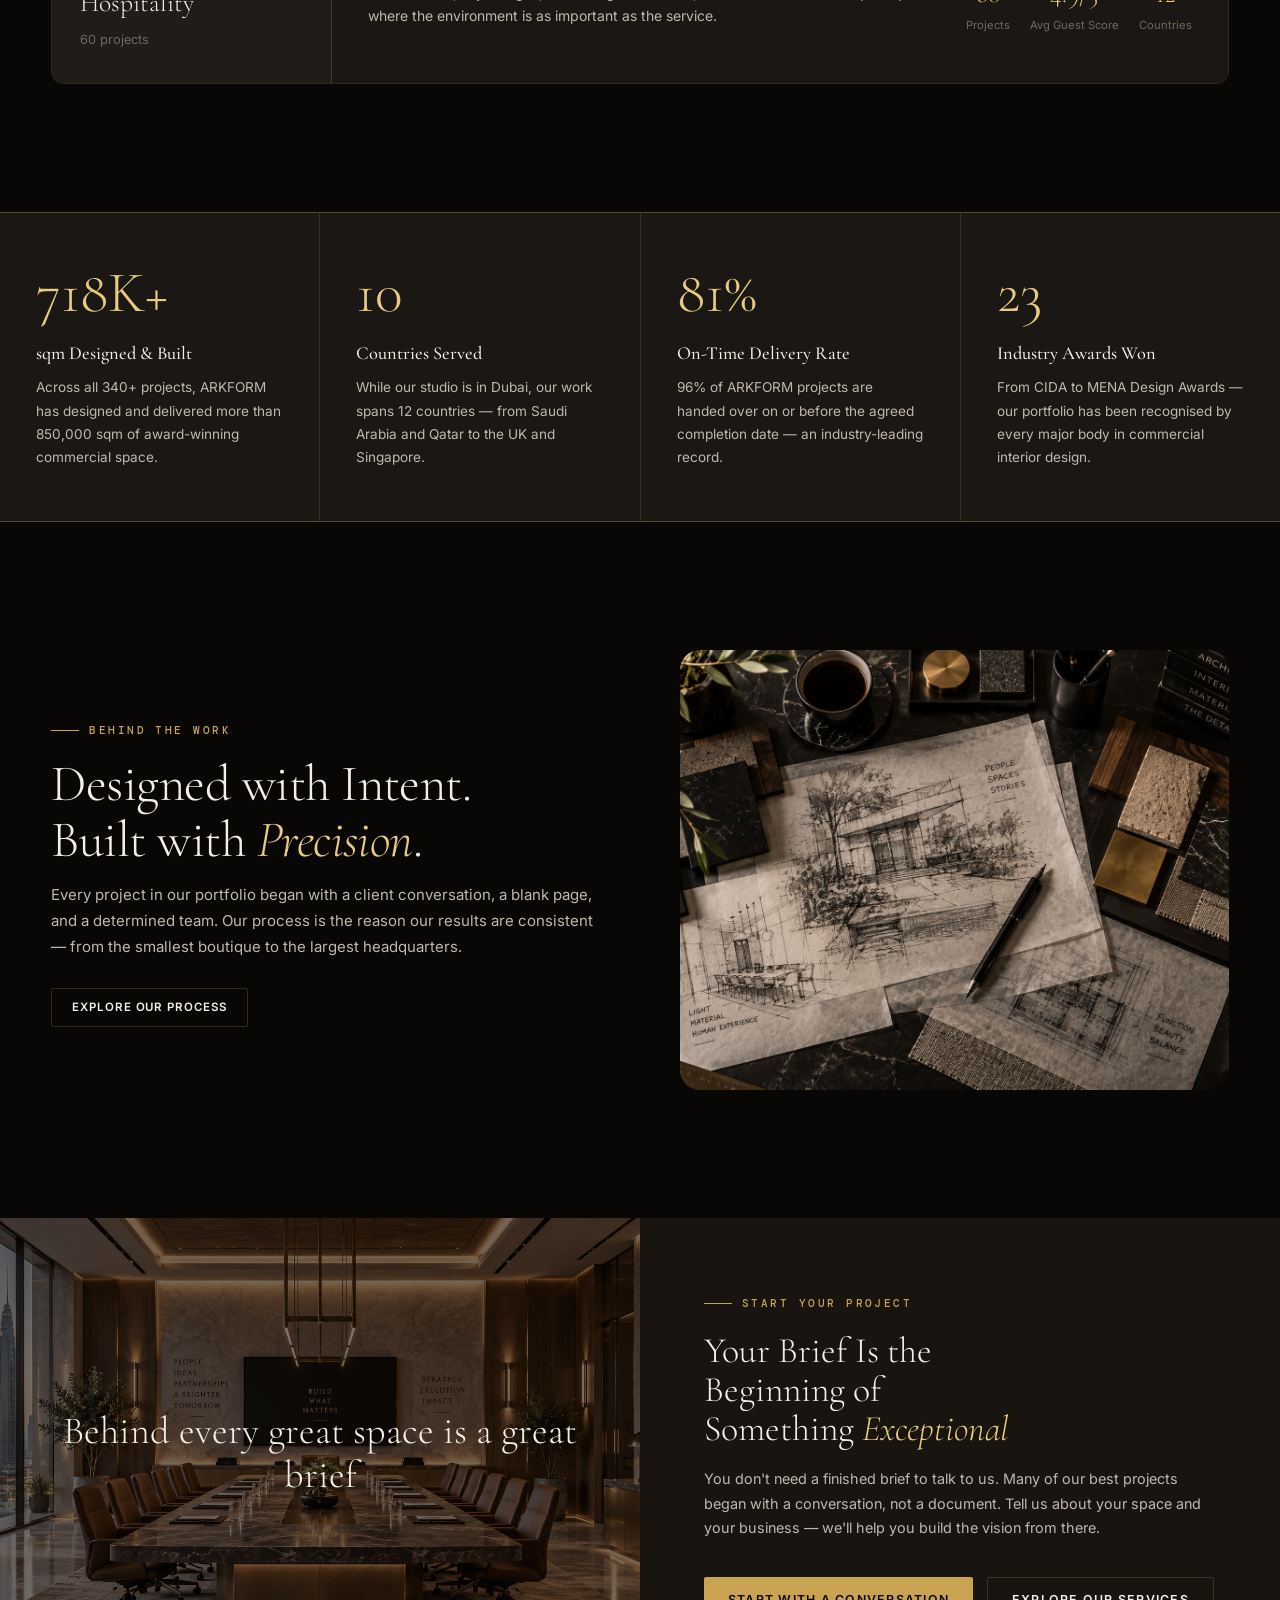
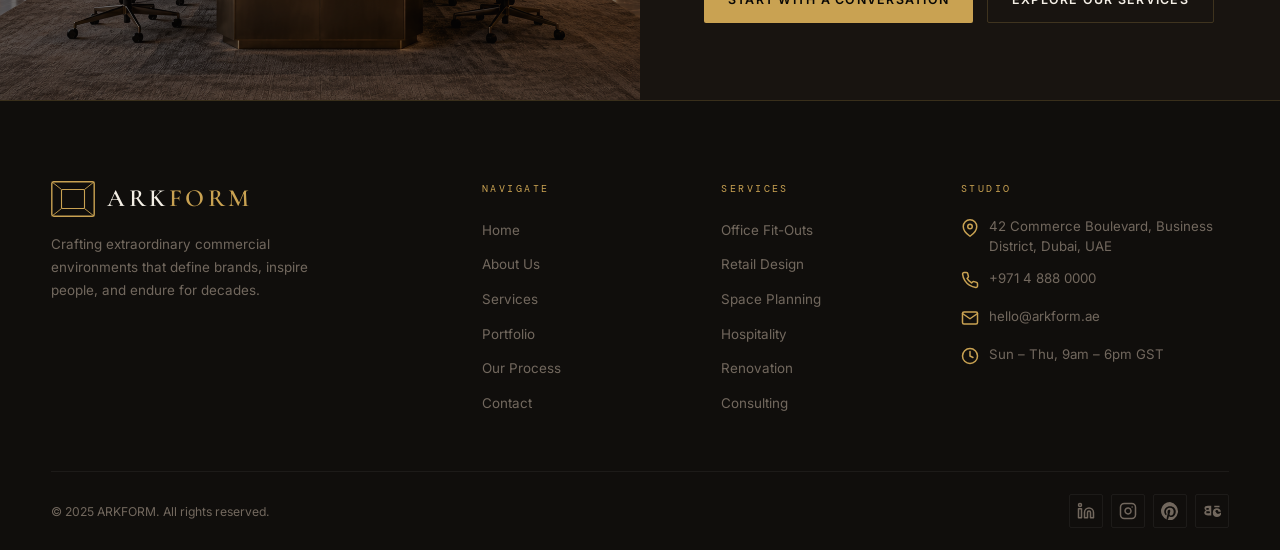
<file: portfolio.html>
<!DOCTYPE html>
<html lang="en" dir="ltr" data-theme="dark">
<head>
<meta charset="UTF-8"/>
<meta name="viewport" content="width=device-width, initial-scale=1.0"/>
<meta name="description" content="Browse ARKFORM's portfolio of 340+ office fit-outs, retail designs, and hospitality interior projects across Dubai and the GCC."/>
<title>Portfolio | ARKFORM</title>
<link rel="preconnect" href="https://fonts.googleapis.com"/>
<link rel="preconnect" href="https://fonts.gstatic.com" crossorigin/>
<link rel="stylesheet" href="style.css"/>
<link rel="icon" type="image/svg+xml" href="data:image/svg+xml,%3Csvg xmlns='http://www.w3.org/2000/svg' viewBox='0 0 24 24' fill='%23cfae7d'%3E%3Cpath d='M12 2L1 22h22L12 2zm0 5l6.5 12h-13L12 7z'/%3E%3C/svg%3E" />
</head>
<body>
<header id="site-header">
  <div class="header-inner">
    <a href="index.html" class="logo-wrap"><svg class="logo-svg" viewBox="0 0 44 36" fill="none"><rect x="0.8" y="0.8" width="42.4" height="34.4" rx="2" stroke="currentColor" stroke-width="1.4"/><rect x="10.5" y="8.5" width="23" height="19" rx="1" stroke="currentColor" stroke-width="1.1"/><line x1="0.8" y1="0.8" x2="10.5" y2="8.5" stroke="currentColor" stroke-width="0.9"/><line x1="43.2" y1="0.8" x2="33.5" y2="8.5" stroke="currentColor" stroke-width="0.9"/><line x1="0.8" y1="35.2" x2="10.5" y2="27.5" stroke="currentColor" stroke-width="0.9"/><line x1="43.2" y1="35.2" x2="33.5" y2="27.5" stroke="currentColor" stroke-width="0.9"/></svg><div class="logo-text"><span class="logo-name">ARK<b>FORM</b></span></div></a>
    <nav class="nav-menu"><div class="nav-item"><a href="index.html" class="nav-link">Home <span class="nav-chev"><svg width="12" height="12" viewBox="0 0 24 24" fill="none" stroke="currentColor" stroke-width="2" stroke-linecap="round" stroke-linejoin="round"><polyline points="6 9 12 15 18 9"></polyline></svg></span></a><div class="dropdown"><a href="index.html" class="dropdown-link"><span class="dd-dot"></span>Home One</a><a href="home2.html" class="dropdown-link"><span class="dd-dot"></span>Home Two</a></div></div><div class="nav-item"><a href="about.html" class="nav-link">About</a></div><div class="nav-item"><a href="services.html" class="nav-link">Services</a></div><div class="nav-item"><a href="portfolio.html" class="nav-link">Portfolio</a></div><div class="nav-item"><a href="process.html" class="nav-link">Process</a></div><div class="nav-item"><a href="contact.html" class="nav-link">Contact</a></div></nav>
    <div class="hd-right"><button class="dir-toggle" id="dirToggle">LTR</button><button class="theme-toggle" id="themeToggle"><span class="icon-moon"><svg width="16" height="16" viewBox="0 0 24 24" fill="none" stroke="currentColor" stroke-width="2" stroke-linecap="round" stroke-linejoin="round"><path d="M21 12.79A9 9 0 1 1 11.21 3 7 7 0 0 0 21 12.79z"></path></svg></span><span class="icon-sun"><svg width="16" height="16" viewBox="0 0 24 24" fill="none" stroke="currentColor" stroke-width="2" stroke-linecap="round" stroke-linejoin="round"><circle cx="12" cy="12" r="5"></circle><line x1="12" y1="1" x2="12" y2="3"></line><line x1="12" y1="21" x2="12" y2="23"></line><line x1="4.22" y1="4.22" x2="5.64" y2="5.64"></line><line x1="18.36" y1="18.36" x2="19.78" y2="19.78"></line><line x1="1" y1="12" x2="3" y2="12"></line><line x1="21" y1="12" x2="23" y2="12"></line><line x1="4.22" y1="19.78" x2="5.64" y2="18.36"></line><line x1="18.36" y1="5.64" x2="19.78" y2="4.22"></line></svg></span></button><div class="hd-divider"></div><a href="contact.html" class="btn-nav-cta">Request Consultation</a><button class="hamburger" id="hamburger"><span></span><span></span><span></span></button></div>
  </div>
</header>
<div class="mobile-overlay" id="mobile-overlay"></div>
<nav class="mobile-nav" id="mobile-nav"><a href="index.html" class="mobile-nav-link">Home<div class="m-sub"><a href="index.html" class="m-sub-link">Home One</a><a href="home2.html" class="m-sub-link">Home Two</a></div></a><a href="about.html" class="mobile-nav-link">About</a><a href="services.html" class="mobile-nav-link">Services</a><a href="portfolio.html" class="mobile-nav-link">Portfolio</a><a href="process.html" class="mobile-nav-link">Process</a><a href="contact.html" class="mobile-nav-link">Contact</a><div style="margin-top:32px;display:flex;gap:10px;flex-wrap:wrap;"><button class="dir-toggle">LTR</button><button class="theme-toggle"><span class="icon-moon"><svg width="16" height="16" viewBox="0 0 24 24" fill="none" stroke="currentColor" stroke-width="2" stroke-linecap="round" stroke-linejoin="round"><path d="M21 12.79A9 9 0 1 1 11.21 3 7 7 0 0 0 21 12.79z"></path></svg></span><span class="icon-sun"><svg width="16" height="16" viewBox="0 0 24 24" fill="none" stroke="currentColor" stroke-width="2" stroke-linecap="round" stroke-linejoin="round"><circle cx="12" cy="12" r="5"></circle><line x1="12" y1="1" x2="12" y2="3"></line><line x1="12" y1="21" x2="12" y2="23"></line><line x1="4.22" y1="4.22" x2="5.64" y2="5.64"></line><line x1="18.36" y1="18.36" x2="19.78" y2="19.78"></line><line x1="1" y1="12" x2="3" y2="12"></line><line x1="21" y1="12" x2="23" y2="12"></line><line x1="4.22" y1="19.78" x2="5.64" y2="18.36"></line><line x1="18.36" y1="5.64" x2="19.78" y2="4.22"></line></svg></span></button><a href="contact.html" class="btn-nav-cta">Consultation</a></div></nav>

<main style="margin-top:var(--nav-h);">

<!--  PAGE HERO -->
<div class="page-hero">
  <div class="page-hero-bg"><img src="port_hero.png" alt="Portfolio — Selected Commercial Interiors 2008–2025" style="width:100%;height:100%;position:absolute;inset:0;border-radius:0;object-fit:cover;"></div>
  <div class="page-hero-overlay"></div>
  <div class="page-hero-content"><div class="container">
    <div class="breadcrumb"><a href="index.html">Home</a><span class="bc-sep">/</span><span>Portfolio</span></div>
    <h1 class="page-hero-title"><em>340+</em> Commercial<br>Spaces Transformed</h1>
    <p class="page-hero-sub">Every project tells a story. Every space was once just a blank canvas.</p>
  </div></div>
</div>

<!--  FILTERABLE GALLERY -->
<section id="gallery" class="section" style="background:var(--bg-0);">
  <div class="container">
    <div style="display:flex;justify-content:space-between;align-items:flex-end;flex-wrap:wrap;gap:20px;margin-bottom:40px;" class="reveal">
      <div>
        <div class="section-eyebrow">All Projects</div>
        <h2 class="sh-title">Browse by <em>Category</em></h2>
      </div>
      <div class="filter-bar" style="margin-bottom:0;">
        <button class="filter-btn active" data-filter="all">All Work</button>
        <button class="filter-btn" data-filter="office">Office</button>
        <button class="filter-btn" data-filter="retail">Retail</button>
        <button class="filter-btn" data-filter="hospitality">Hospitality</button>
      </div>
    </div>
    <div class="portfolio-grid reveal"><div class="port-item wide" data-cat="office" style="border-radius:var(--r-md);overflow:hidden;"><img src="port_grid1.png" alt="Meridian Financial HQ" style="width:100%;height:340px;border-radius:0;object-fit:cover;"><div class="port-overlay"><div class="port-cat">Office Fit-Out · 4,200 sqm</div><div class="port-name">Meridian Financial HQ</div></div></div><div class="port-item " data-cat="retail" style="border-radius:var(--r-md);overflow:hidden;"><img src="port_grid2.png" alt="Lumière Flagship Store" style="width:100%;height:320px;border-radius:0;object-fit:cover;"><div class="port-overlay"><div class="port-cat">Retail Design · 1,800 sqm</div><div class="port-name">Lumière Flagship Store</div></div></div><div class="port-item " data-cat="office" style="border-radius:var(--r-md);overflow:hidden;"><img src="port_grid3.png" alt="Nexus Tech Campus" style="width:100%;height:320px;border-radius:0;object-fit:cover;"><div class="port-overlay"><div class="port-cat">Office · 3,100 sqm</div><div class="port-name">Nexus Tech Campus</div></div></div><div class="port-item " data-cat="hospitality" style="border-radius:var(--r-md);overflow:hidden;"><img src="port_grid4.png" alt="Atrium Sky Lounge" style="width:100%;height:320px;border-radius:0;object-fit:cover;"><div class="port-overlay"><div class="port-cat">Hospitality · 900 sqm</div><div class="port-name">Atrium Sky Lounge</div></div></div><div class="port-item wide" data-cat="retail" style="border-radius:var(--r-md);overflow:hidden;"><img src="port_grid5.png" alt="Prestige Mall Gallery" style="width:100%;height:340px;border-radius:0;object-fit:cover;"><div class="port-overlay"><div class="port-cat">Retail Design · 2,400 sqm</div><div class="port-name">Prestige Mall Gallery</div></div></div><div class="port-item " data-cat="office" style="border-radius:var(--r-md);overflow:hidden;"><img src="port_grid6.png" alt="Vertex Law Partners" style="width:100%;height:320px;border-radius:0;object-fit:cover;"><div class="port-overlay"><div class="port-cat">Office Fit-Out · 2,200 sqm</div><div class="port-name">Vertex Law Partners</div></div></div><div class="port-item " data-cat="hospitality" style="border-radius:var(--r-md);overflow:hidden;"><img src="port_grid7.png" alt="The Grand Dining Room" style="width:100%;height:320px;border-radius:0;object-fit:cover;"><div class="port-overlay"><div class="port-cat">Hospitality · 700 sqm</div><div class="port-name">The Grand Dining Room</div></div></div><div class="port-item full" data-cat="office" style="border-radius:var(--r-md);overflow:hidden;"><img src="port_grid8.png" alt="BlueWave Media Studio" style="width:100%;height:320px;border-radius:0;object-fit:cover;"><div class="port-overlay"><div class="port-cat">Office · 1,400 sqm</div><div class="port-name">BlueWave Media Studio</div></div></div></div>
  </div>
</section>

<!-- BEFORE & AFTER -->
<section id="before-after" class="section" style="background:var(--bg-1);border-top:1px solid var(--bd-g);">
  <div class="container">
    <div class="sh center reveal" style="margin-bottom:44px;"><div class="section-eyebrow center">Transformation</div><h2 class="sh-title"><em>Before &amp; After</em> Case Studies</h2><p class="sh-body" style="margin-inline:auto;">See how we take commercial spaces from bare shell to brand-defining environments.</p></div>
    <div class="ba-grid reveal">
      <div class="ba-card">
        <div class="ba-split">
          <div class="ba-pane ba-before">
            <img src="port_before_meridian.jpg" alt="Meridian HQ — Before Refit">
            <span class="ba-badge ba-badge-before">BEFORE</span>
          </div>
          <div class="ba-divider"></div>
          <div class="ba-pane ba-after">
            <img src="port_after_meridian.jpg" alt="Meridian HQ — After Refit">
            <span class="ba-badge ba-badge-after">AFTER</span>
          </div>
        </div>
        <div class="ba-info">
          <div class="ba-cat">Office Fit-Out · DIFC, Dubai</div>
          <h3 class="ba-title">Meridian HQ Revamp</h3>
          <p class="ba-desc">A complete strip-out and structural refit of a 15-year-old trading floor into a modern, biophilic workspace.</p>
        </div>
      </div>
      <div class="ba-card">
        <div class="ba-split">
          <div class="ba-pane ba-before">
            <img src="port_before_lumiere.jpg" alt="Lumière Flagship — Before Transformation">
            <span class="ba-badge ba-badge-before">BEFORE</span>
          </div>
          <div class="ba-divider"></div>
          <div class="ba-pane ba-after">
            <img src="port_after_lumiere.jpg" alt="Lumière Flagship — After Transformation">
            <span class="ba-badge ba-badge-after">AFTER</span>
          </div>
        </div>
        <div class="ba-info">
          <div class="ba-cat">Retail Design · Galleria Mall</div>
          <h3 class="ba-title">Lumière Flagship</h3>
          <p class="ba-desc">Transforming a dark warehouse unit into a bright, luxurious retail destination with custom lighting.</p>
        </div>
      </div>
    </div>
  </div>
</section>

<!--  FEATURED PROJECT SPOTLIGHT -->
<section id="spotlight" style="background:var(--bg-1);">
  <div class="container section-sm">
    <div class="sh center reveal" style="margin-bottom:44px;"><div class="section-eyebrow center">Case Study</div><h2 class="sh-title">Project in <em>Focus</em></h2></div>
  </div>
  <div class="spotlight reveal">
    <div class="spotlight-visual"><img src="port_spotlight.png" alt="Meridian Financial HQ Spotlight" style="width:100%;height:100%;position:absolute;inset:0;border-radius:0;object-fit:cover;"></div>
    <div class="spotlight-body">
      <div class="spotlight-tag">Office Fit-Out · Dubai International Financial Centre</div>
      <h2 class="spotlight-title">Meridian<br><em>Financial HQ</em></h2>
      <p class="spotlight-desc">A landmark 4,200 sqm headquarters for one of the region's leading financial institutions. The brief called for a space that projected authority while fostering genuine collaboration — a balance we achieved through biophilic design, a central atrium feature, and zoned executive suites.</p>
      <div class="spotlight-stats">
        <div><div class="sp-stat-val">4,200</div><div class="sp-stat-key">sqm</div></div>
        <div><div class="sp-stat-val">14 wks</div><div class="sp-stat-key">Timeline</div></div>
        <div><div class="sp-stat-val">LEED Gold</div><div class="sp-stat-key">Certification</div></div>
      </div>
      <a href="contact.html" class="btn btn-gold btn-sm" style="width: fit-content; align-self: flex-start;">Commission a Similar Project</a>
    </div>
  </div>
</section>

<!--  BY SECTOR — Three strips -->
<section id="by-sector" class="section" style="background:var(--bg-0);">
  <div class="container">
    <div class="sh center reveal" style="margin-bottom:52px;"><div class="section-eyebrow center">By Sector</div><h2 class="sh-title">Deep <em>Sector</em> Expertise</h2></div>
    <div style="display:flex;flex-direction:column;gap:16px;" class="reveal">
      <div style="display:grid;grid-template-columns:280px 1fr;gap:0;border:1px solid var(--bd-g);border-radius:var(--r-md);overflow:hidden;min-height:160px;"><div style="background:var(--bg-3);padding:32px 28px;display:flex;flex-direction:column;justify-content:center;border-right:1px solid var(--bd-g);"><div style="font-family:var(--ff-m);font-size:0.65rem;letter-spacing:0.20em;text-transform:uppercase;color:var(--gold);margin-bottom:8px;">Corporate</div><div style="font-family:var(--ff-d);font-size:1.6rem;font-weight:300;color:var(--txt-1);">Office Fit-Outs</div><div style="font-size:0.80rem;color:var(--txt-3);margin-top:6px;">186 projects</div></div><div style="display:flex;align-items:center;gap:24px;padding:28px 36px;background:var(--bg-card);flex-wrap:wrap;"><p style="font-size:0.875rem;color:var(--txt-2);line-height:1.70;flex:1;min-width:250px;">From DIFC law firms to regional bank headquarters — our office portfolio spans every scale and specification level in the commercial market.</p><div style="display:flex;gap:20px;flex-shrink:0;flex-wrap:wrap;"><div style="text-align:center;"><div style="font-family:var(--ff-d);font-size:1.6rem;font-weight:300;color:var(--gold-lt);">186</div><div style="font-size:0.70rem;color:var(--txt-3);margin-top:2px;">Projects</div></div><div style="text-align:center;"><div style="font-family:var(--ff-d);font-size:1.6rem;font-weight:300;color:var(--gold-lt);">AED 850M+</div><div style="font-size:0.70rem;color:var(--txt-3);margin-top:2px;">Total Value</div></div><div style="text-align:center;"><div style="font-family:var(--ff-d);font-size:1.6rem;font-weight:300;color:var(--gold-lt);">96%</div><div style="font-size:0.70rem;color:var(--txt-3);margin-top:2px;">On-Time Delivery</div></div></div></div></div><div style="display:grid;grid-template-columns:280px 1fr;gap:0;border:1px solid var(--bd-g);border-radius:var(--r-md);overflow:hidden;min-height:160px;"><div style="background:var(--bg-3);padding:32px 28px;display:flex;flex-direction:column;justify-content:center;border-right:1px solid var(--bd-g);"><div style="font-family:var(--ff-m);font-size:0.65rem;letter-spacing:0.20em;text-transform:uppercase;color:var(--gold);margin-bottom:8px;">Consumer</div><div style="font-family:var(--ff-d);font-size:1.6rem;font-weight:300;color:var(--txt-1);">Retail Design</div><div style="font-size:0.80rem;color:var(--txt-3);margin-top:6px;">94 projects</div></div><div style="display:flex;align-items:center;gap:24px;padding:28px 36px;background:var(--bg-card);flex-wrap:wrap;"><p style="font-size:0.875rem;color:var(--txt-2);line-height:1.70;flex:1;min-width:250px;">Luxury flagships, shopping mall anchor stores, pop-up installations, and brand environment strategy — we've built some of the region's most successful retail destinations.</p><div style="display:flex;gap:20px;flex-shrink:0;flex-wrap:wrap;"><div style="text-align:center;"><div style="font-family:var(--ff-d);font-size:1.6rem;font-weight:300;color:var(--gold-lt);">94</div><div style="font-size:0.70rem;color:var(--txt-3);margin-top:2px;">Projects</div></div><div style="text-align:center;"><div style="font-family:var(--ff-d);font-size:1.6rem;font-weight:300;color:var(--gold-lt);">40%</div><div style="font-size:0.70rem;color:var(--txt-3);margin-top:2px;">Avg Dwell Uplift</div></div><div style="text-align:center;"><div style="font-family:var(--ff-d);font-size:1.6rem;font-weight:300;color:var(--gold-lt);">28</div><div style="font-size:0.70rem;color:var(--txt-3);margin-top:2px;">Award Wins</div></div></div></div></div><div style="display:grid;grid-template-columns:280px 1fr;gap:0;border:1px solid var(--bd-g);border-radius:var(--r-md);overflow:hidden;min-height:160px;"><div style="background:var(--bg-3);padding:32px 28px;display:flex;flex-direction:column;justify-content:center;border-right:1px solid var(--bd-g);"><div style="font-family:var(--ff-m);font-size:0.65rem;letter-spacing:0.20em;text-transform:uppercase;color:var(--gold);margin-bottom:8px;">Experience</div><div style="font-family:var(--ff-d);font-size:1.6rem;font-weight:300;color:var(--txt-1);">Hospitality</div><div style="font-size:0.80rem;color:var(--txt-3);margin-top:6px;">60 projects</div></div><div style="display:flex;align-items:center;gap:24px;padding:28px 36px;background:var(--bg-card);flex-wrap:wrap;"><p style="font-size:0.875rem;color:var(--txt-2);line-height:1.70;flex:1;min-width:250px;">Hotel lobbies, sky lounges, fine dining restaurants, and branded F&amp;B concepts. Spaces where the environment is as important as the service.</p><div style="display:flex;gap:20px;flex-shrink:0;flex-wrap:wrap;"><div style="text-align:center;"><div style="font-family:var(--ff-d);font-size:1.6rem;font-weight:300;color:var(--gold-lt);">60</div><div style="font-size:0.70rem;color:var(--txt-3);margin-top:2px;">Projects</div></div><div style="text-align:center;"><div style="font-family:var(--ff-d);font-size:1.6rem;font-weight:300;color:var(--gold-lt);">4.9/5</div><div style="font-size:0.70rem;color:var(--txt-3);margin-top:2px;">Avg Guest Score</div></div><div style="text-align:center;"><div style="font-family:var(--ff-d);font-size:1.6rem;font-weight:300;color:var(--gold-lt);">12</div><div style="font-size:0.70rem;color:var(--txt-3);margin-top:2px;">Countries</div></div></div></div></div>
    </div>
  </div>
</section>

<!--  CLIENT RESULTS — Measurable outcomes -->
<section id="results" style="background:var(--bg-1);">
  <div class="stat-anchors" style="border-top:1px solid var(--bd-g);border-bottom:1px solid var(--bd-g);">
    <div class="sa-cell reveal reveal-delay-1"><div class="sa-big"><span class="counter" data-target="850" data-suffix="K+">850K+</span></div><div class="sa-title">sqm Designed &amp; Built</div><p class="sa-body">Across all 340+ projects, ARKFORM has designed and delivered more than 850,000 sqm of award-winning commercial space.</p></div>
    <div class="sa-cell reveal reveal-delay-2"><div class="sa-big"><span class="counter" data-target="12" data-suffix="">12</span></div><div class="sa-title">Countries Served</div><p class="sa-body">While our studio is in Dubai, our work spans 12 countries — from Saudi Arabia and Qatar to the UK and Singapore.</p></div>
    <div class="sa-cell reveal reveal-delay-3"><div class="sa-big"><span class="counter" data-target="96" data-suffix="%">96%</span></div><div class="sa-title">On-Time Delivery Rate</div><p class="sa-body">96% of ARKFORM projects are handed over on or before the agreed completion date — an industry-leading record.</p></div>
    <div class="sa-cell reveal reveal-delay-4"><div class="sa-big"><span class="counter" data-target="28" data-suffix="">28</span></div><div class="sa-title">Industry Awards Won</div><p class="sa-body">From CIDA to MENA Design Awards — our portfolio has been recognised by every major body in commercial interior design.</p></div>
  </div>
</section>

<!--  STUDIO PROCESS PREVIEW -->
<section id="process-preview" class="section" style="background:var(--bg-0);">
  <div class="container">
    <div style="display:grid;grid-template-columns:1fr 1fr;gap:80px;align-items:center;" class="reveal">
      <div>
        <div class="section-eyebrow">Behind the Work</div>
        <h2 class="sh-title">Designed with Intent.<br>Built with <em>Precision</em>.</h2>
        <p style="font-size:0.9375rem;color:var(--txt-2);line-height:1.74;margin-bottom:28px;">Every project in our portfolio began with a client conversation, a blank page, and a determined team. Our process is the reason our results are consistent — from the smallest boutique to the largest headquarters.</p>
        <a href="process.html" class="btn btn-border btn-sm">Explore Our Process</a>
      </div>
      <div style="position:relative;min-height:440px;border-radius:var(--r-lg);overflow:hidden;">
        <img src="port_cta1.png" alt="ARKFORM Design Process" style="width:100%;height:100%;position:absolute;inset:0;border-radius:0;object-fit:cover;">
      </div>
    </div>
  </div>
</section>

<!--  FINAL CTA — Brief-focused -->
<section id="cta" class="cta-split" style="background:var(--bg-2);">
  <div class="cta-split-visual reveal-left">
    <img src="port_cta2.png" alt="Interior Design Brief" style="width:100%;height:100%;position:absolute;inset:0;border-radius:0;object-fit:cover;">
    <div class="cta-split-visual-overlay">
      <div class="cta-stat-big" style="font-size:clamp(1.8rem,3vw,3rem);line-height:1.15;">Behind every great space is a great brief</div>
    </div>
  </div>
  <div class="cta-split-body reveal-right">
    <div class="section-eyebrow">Start Your Project</div>
    <h2 class="cta-split-title" style="font-size:clamp(1.6rem,2.8vw,2.8rem);">Your Brief Is the<br>Beginning of<br>Something <em>Exceptional</em></h2>
    <p class="cta-split-sub">You don't need a finished brief to talk to us. Many of our best projects began with a conversation, not a document. Tell us about your space and your business — we'll help you build the vision from there.</p>
    <div style="display:flex;gap:14px;flex-wrap:wrap;">
      <a href="contact.html" class="btn btn-gold">Start with a Conversation</a>
      <a href="services.html" class="btn btn-border">Explore Our Services</a>
    </div>
  </div>
</section>

</main>
<footer id="site-footer">
  <div class="container">
    <div class="footer-top">
      <div>
        <div class="footer-logo-row">
          <svg class="logo-svg" viewBox="0 0 44 36" fill="none">
            <rect x="0.8" y="0.8" width="42.4" height="34.4" rx="2" stroke="currentColor" stroke-width="1.4"/>
            <rect x="10.5" y="8.5" width="23" height="19" rx="1" stroke="currentColor" stroke-width="1.1"/>
            <line x1="0.8" y1="0.8" x2="10.5" y2="8.5" stroke="currentColor" stroke-width="0.9"/>
            <line x1="43.2" y1="0.8" x2="33.5" y2="8.5" stroke="currentColor" stroke-width="0.9"/>
            <line x1="0.8" y1="35.2" x2="10.5" y2="27.5" stroke="currentColor" stroke-width="0.9"/>
            <line x1="43.2" y1="35.2" x2="33.5" y2="27.5" stroke="currentColor" stroke-width="0.9"/>
          </svg>
          <div class="logo-text">
            <span class="logo-name">ARK<b>FORM</b></span>
          </div>
        </div>
        <p class="footer-desc">Crafting extraordinary commercial environments that define brands, inspire people, and endure for decades.</p>
      </div>
      <div>
        <div class="footer-col-title">Navigate</div>
        <ul class="footer-links">
          <li><a href="index.html">Home</a></li>
          <li><a href="about.html">About Us</a></li>
          <li><a href="services.html">Services</a></li>
          <li><a href="portfolio.html">Portfolio</a></li>
          <li><a href="process.html">Our Process</a></li>
          <li><a href="contact.html">Contact</a></li>
        </ul>
      </div>
      <div>
        <div class="footer-col-title">Services</div>
        <ul class="footer-links">
          <li><a href="services.html">Office Fit-Outs</a></li>
          <li><a href="services.html">Retail Design</a></li>
          <li><a href="services.html">Space Planning</a></li>
          <li><a href="services.html">Hospitality</a></li>
          <li><a href="services.html">Renovation</a></li>
          <li><a href="services.html">Consulting</a></li>
        </ul>
      </div>
      <div>
        <div class="footer-col-title">Studio</div>
        <div class="footer-contact-row">
          <span class="fc-icon">
            <svg width="18" height="18" viewBox="0 0 24 24" fill="none" stroke="currentColor" stroke-width="2" stroke-linecap="round" stroke-linejoin="round"><path d="M21 10c0 7-9 13-9 13s-9-6-9-13a9 9 0 0 1 18 0z"></path><circle cx="12" cy="10" r="3"></circle></svg>
          </span>
          <span>42 Commerce Boulevard, Business District, Dubai, UAE</span>
        </div>
        <div class="footer-contact-row">
          <span class="fc-icon">
            <svg width="18" height="18" viewBox="0 0 24 24" fill="none" stroke="currentColor" stroke-width="2" stroke-linecap="round" stroke-linejoin="round"><path d="M22 16.92v3a2 2 0 0 1-2.18 2 19.79 19.79 0 0 1-8.63-3.07 19.5 19.5 0 0 1-6-6 19.79 19.79 0 0 1-3.07-8.67A2 2 0 0 1 4.11 2h3a2 2 0 0 1 2 1.72 12.84 12.84 0 0 0 .7 2.81 2 2 0 0 1-.45 2.11L8.09 9.91a16 16 0 0 0 6 6l1.27-1.27a2 2 0 0 1 2.11-.45 12.84 12.84 0 0 0 2.81.7A2 2 0 0 1 22 16.92z"></path></svg>
          </span>
          <span>+971 4 888 0000</span>
        </div>
        <div class="footer-contact-row">
          <span class="fc-icon">
            <svg width="18" height="18" viewBox="0 0 24 24" fill="none" stroke="currentColor" stroke-width="2" stroke-linecap="round" stroke-linejoin="round"><path d="M4 4h16c1.1 0 2 .9 2 2v12c0 1.1-.9 2-2 2H4c-1.1 0-2-.9-2-2V6c0-1.1.9-2 2-2z"></path><polyline points="22,6 12,13 2,6"></polyline></svg>
          </span>
          <span>hello@arkform.ae</span>
        </div>
        <div class="footer-contact-row">
          <span class="fc-icon">
            <svg width="18" height="18" viewBox="0 0 24 24" fill="none" stroke="currentColor" stroke-width="2" stroke-linecap="round" stroke-linejoin="round"><circle cx="12" cy="12" r="10"></circle><polyline points="12 6 12 12 16 14"></polyline></svg>
          </span>
          <span>Sun – Thu, 9am – 6pm GST</span>
        </div>
      </div>
    </div>
    <div class="footer-bottom">
      <p class="footer-copy">&copy; 2025 ARKFORM. All rights reserved.</p>
      <div class="footer-socials">
        <a href="#" class="soc-btn" aria-label="LinkedIn">
          <svg width="18" height="18" viewBox="0 0 24 24" fill="none" stroke="currentColor" stroke-width="2" stroke-linecap="round" stroke-linejoin="round"><path d="M16 8a6 6 0 0 1 6 6v7h-4v-7a2 2 0 0 0-2-2 2 2 0 0 0-2 2v7h-4v-7a6 6 0 0 1 6-6z"></path><rect x="2" y="9" width="4" height="12"></rect><circle cx="4" cy="4" r="2"></circle></svg>
        </a>
        <a href="#" class="soc-btn" aria-label="Instagram">
          <svg width="18" height="18" viewBox="0 0 24 24" fill="none" stroke="currentColor" stroke-width="2" stroke-linecap="round" stroke-linejoin="round"><rect x="2" y="2" width="20" height="20" rx="5" ry="5"></rect><path d="M16 11.37A4 4 0 1 1 12.63 8 4 4 0 0 1 16 11.37z"></path><line x1="17.5" y1="6.5" x2="17.51" y2="6.5"></line></svg>
        </a>
        <a href="#" class="soc-btn" aria-label="Pinterest">
          <svg width="18" height="18" viewBox="0 0 24 24" fill="currentColor"><path d="M12 0a12 12 0 0 0-4.37 23.17c-.07-.63-.13-1.6.03-2.29l1.4-5.92s-.36-.71-.36-1.78c0-1.66.97-2.9 2.17-2.9 1.01 0 1.51.76 1.51 1.68 0 1.02-.65 2.56-.99 3.98-.28 1.19.6 2.16 1.77 2.16 2.13 0 3.77-2.24 3.77-5.47 0-2.86-2.06-4.86-5.01-4.86-3.41 0-5.41 2.56-5.41 5.19 0 1.03.4 2.14.89 2.74.08.1.09.23.07.35l-.33 1.36c-.05.23-.17.27-.4.17-1.5-.7-2.43-2.88-2.43-4.65 0-3.78 2.75-7.25 7.95-7.25 4.17 0 7.39 2.96 7.39 6.92 0 4.13-2.61 7.46-6.23 7.46-1.21 0-2.35-.63-2.76-1.38l-.75 2.85c-.27 1.04-1 2.35-1.5 3.15A12 12 0 1 0 12 0z"/></svg>
        </a>
        <a href="#" class="soc-btn" aria-label="Behance">
          <svg width="18" height="18" viewBox="0 0 24 24" fill="currentColor"><path d="M22 7h-7v-2h7v2zm1.726 10c-.442 1.297-2.029 3-5.101 3-3.074 0-5.564-1.729-5.564-5.675 0-3.91 2.325-5.92 5.466-5.92 3.082 0 4.964 1.827 5.372 4.577h-6.711c.092 1.466 1.488 2.846 3.123 2.846 1.215 0 2.215-.534 2.64-1.428h2.775zm-3.15-4.144c-.169-1.2-1.026-2.025-2.091-2.025-1.12 0-2.037.916-2.19 2.025h4.281zM11 12v-6.903h-4.364c-2.428 0-4.636.853-4.636 3.328 0 1.543.832 2.38 2.026 2.812-1.391.439-2.316 1.636-2.316 3.121 0 2.671 2.35 3.642 5.093 3.642h4.2v-6zm-4.996-1.579h-1.528v-2.345h1.53c1.554 0 1.966.697 1.966 1.258 0 .61-.39 1.087-1.968 1.087zm1.144 4.579h-2.673v-2.678h2.673c1.611 0 2.21.673 2.21 1.346 0 .662-.511 1.332-2.21 1.332z"/></svg>
        </a>
      </div>
    </div>
  </div>
</footer><script src="main.js"></script></body></html>
</file>
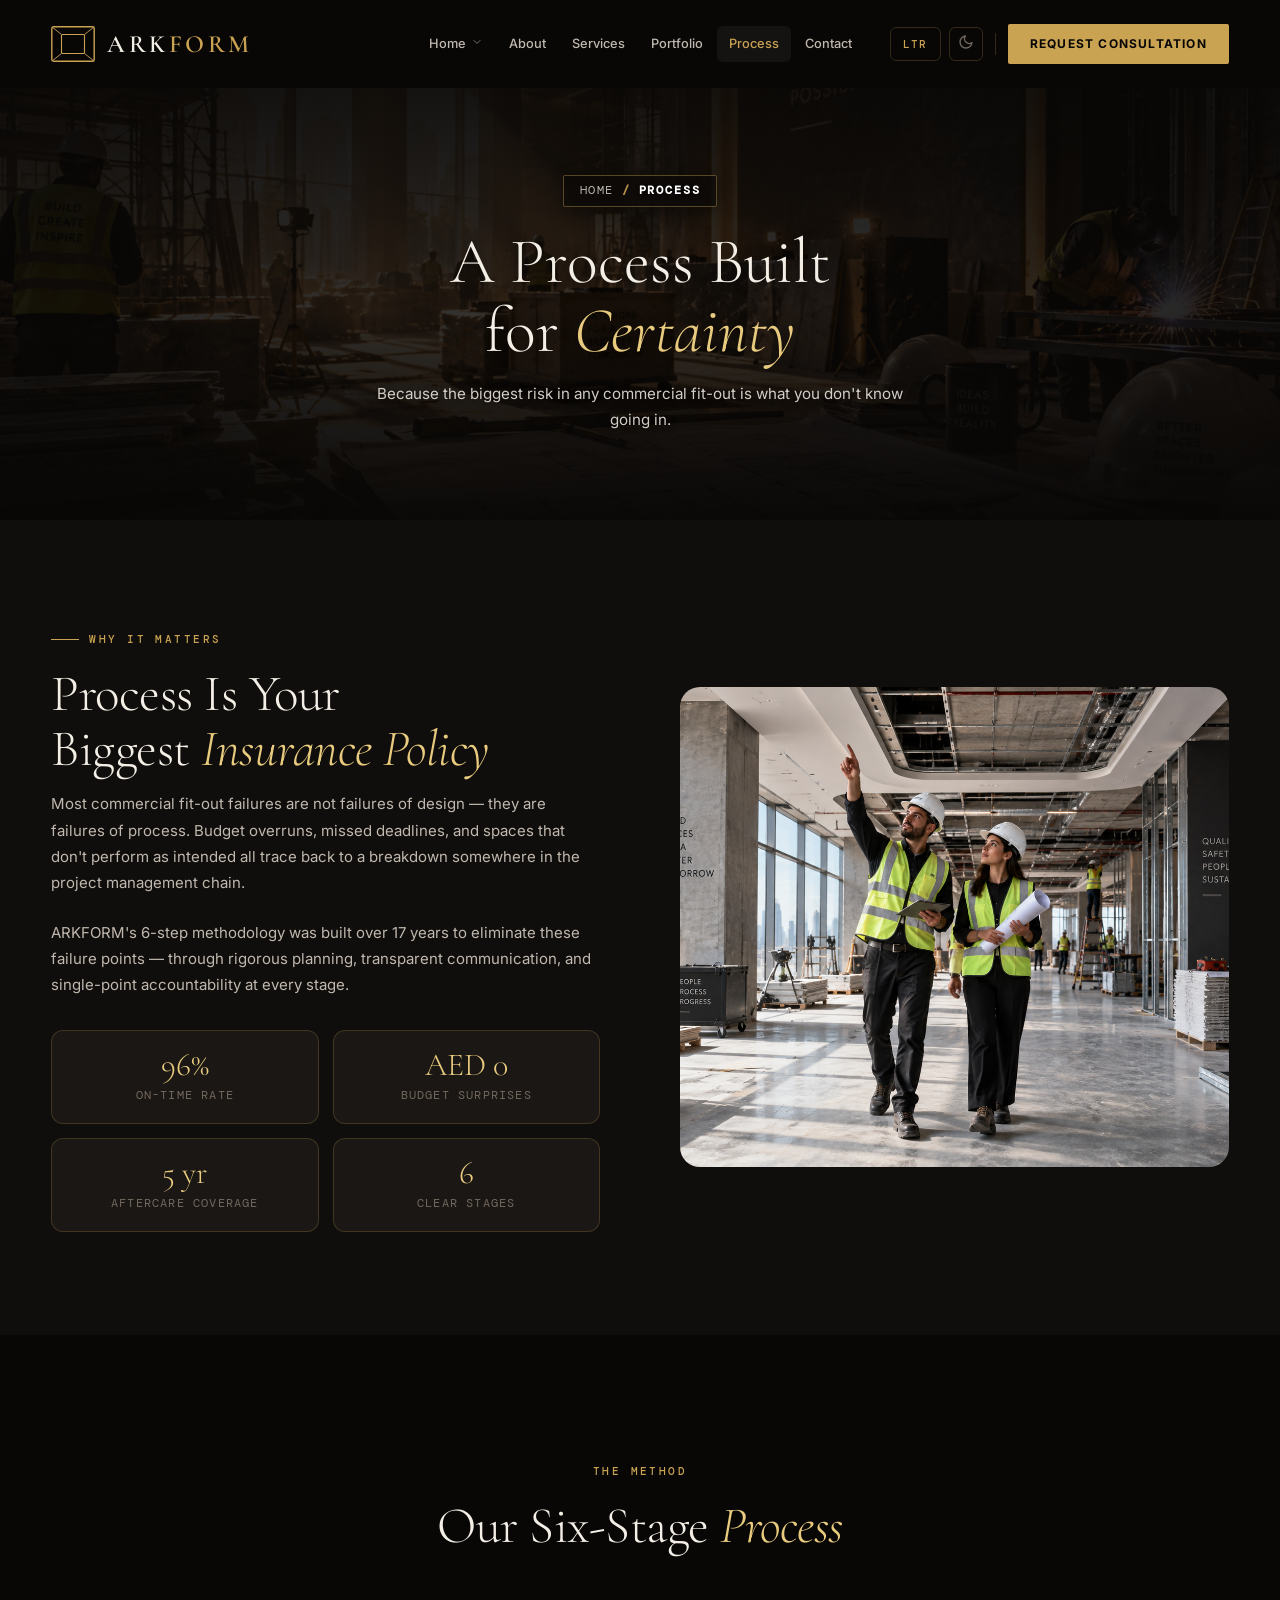
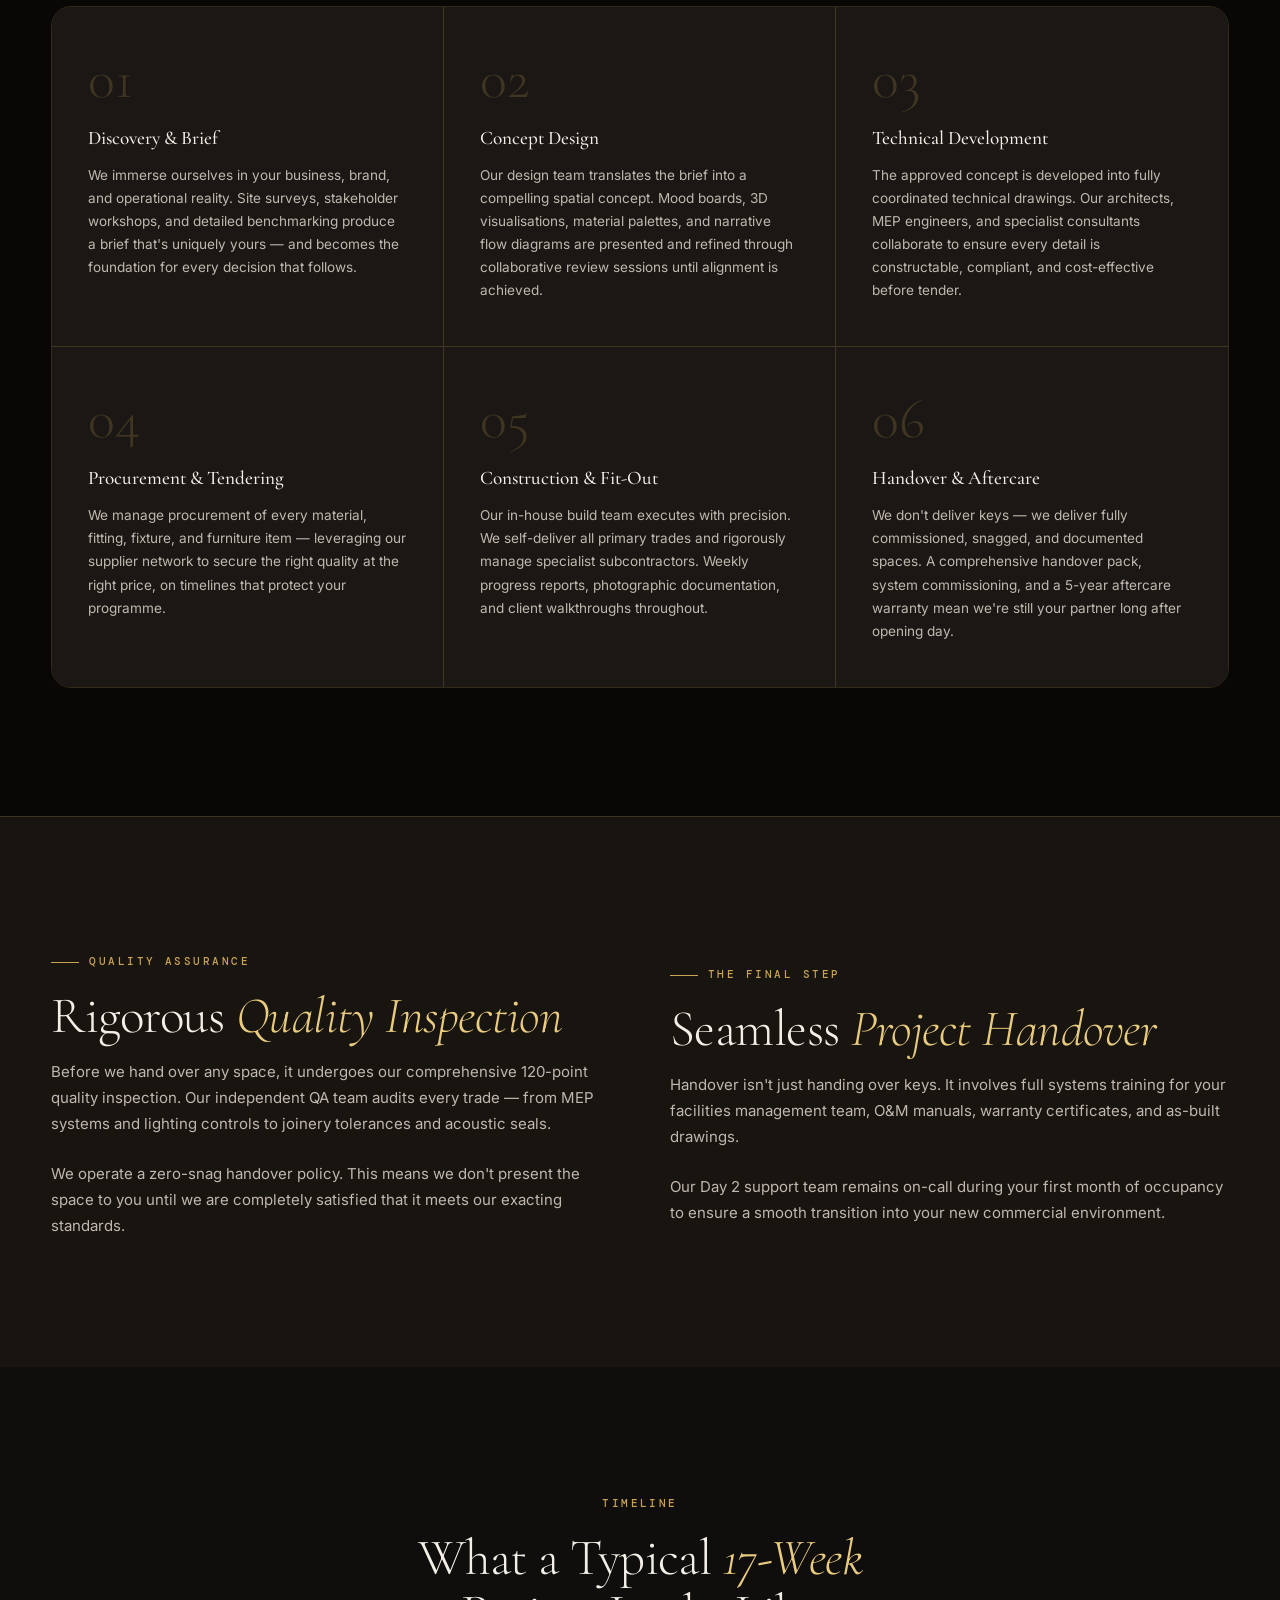
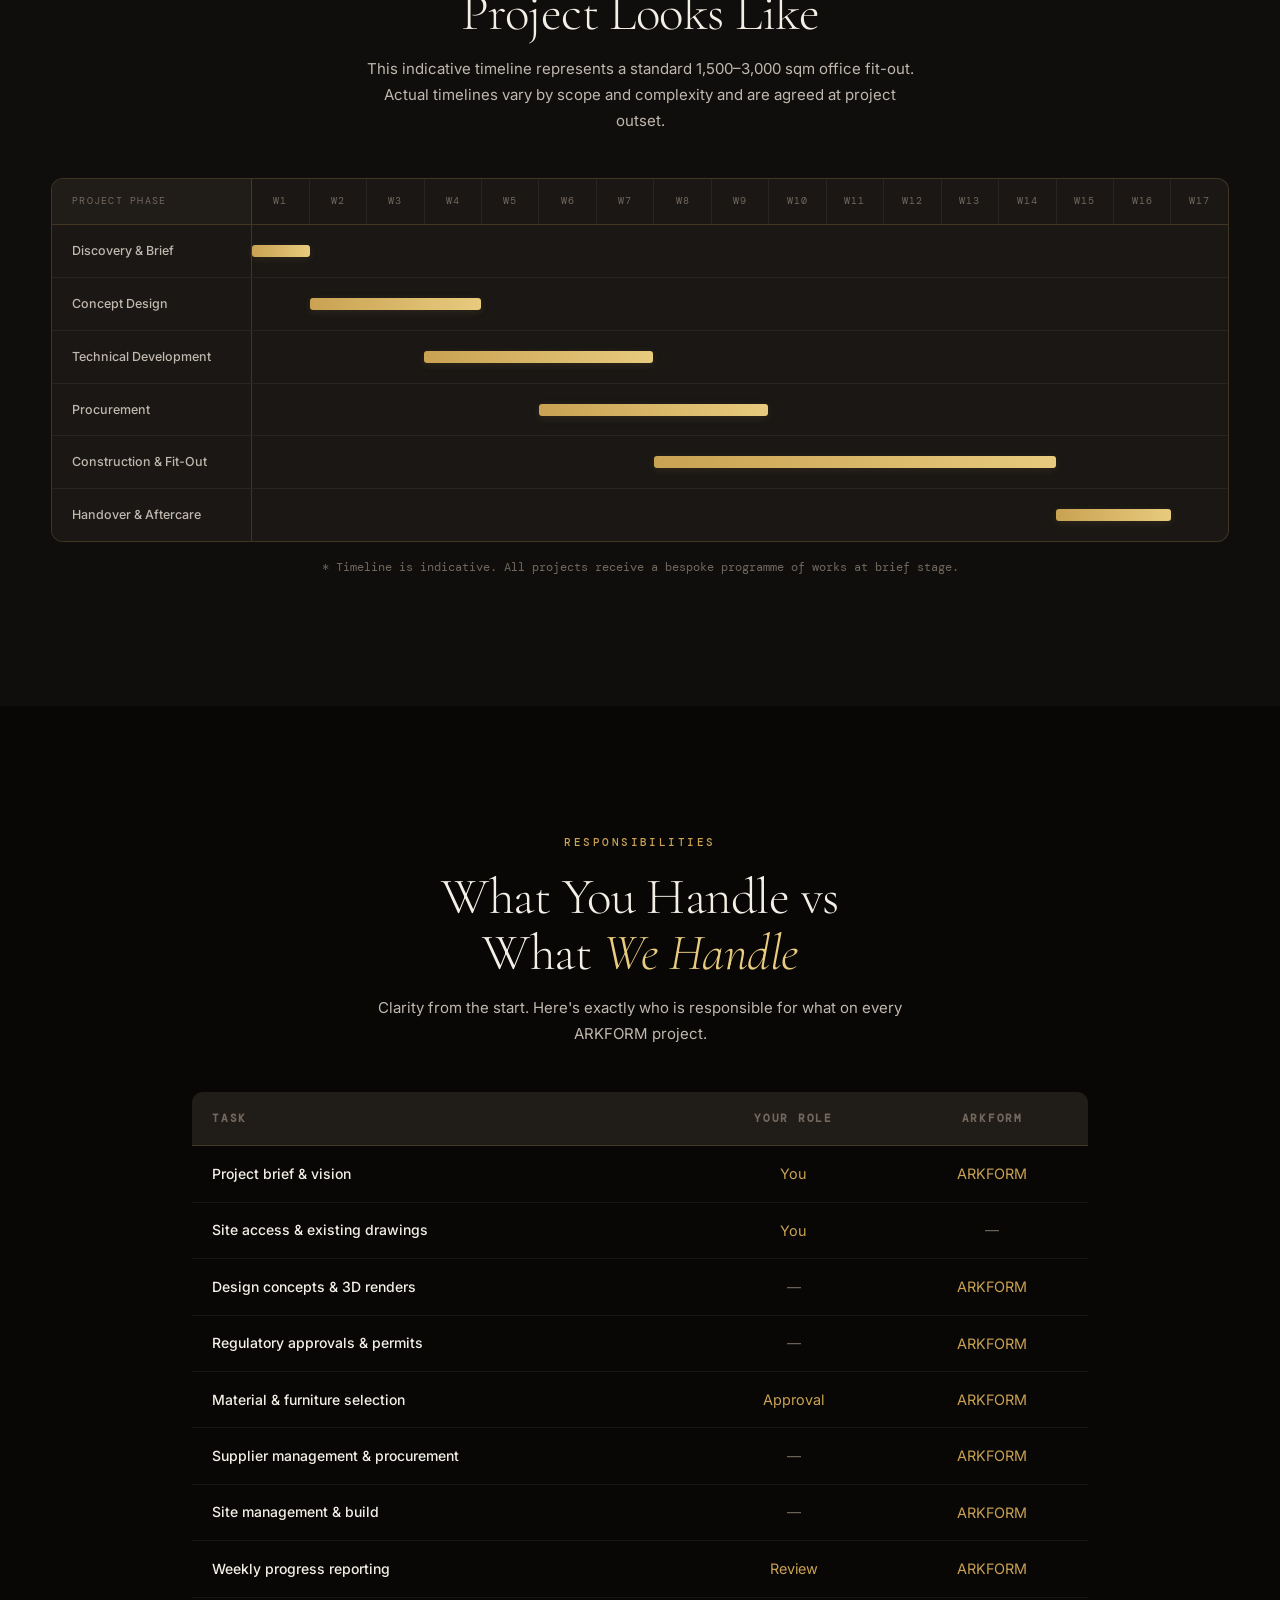
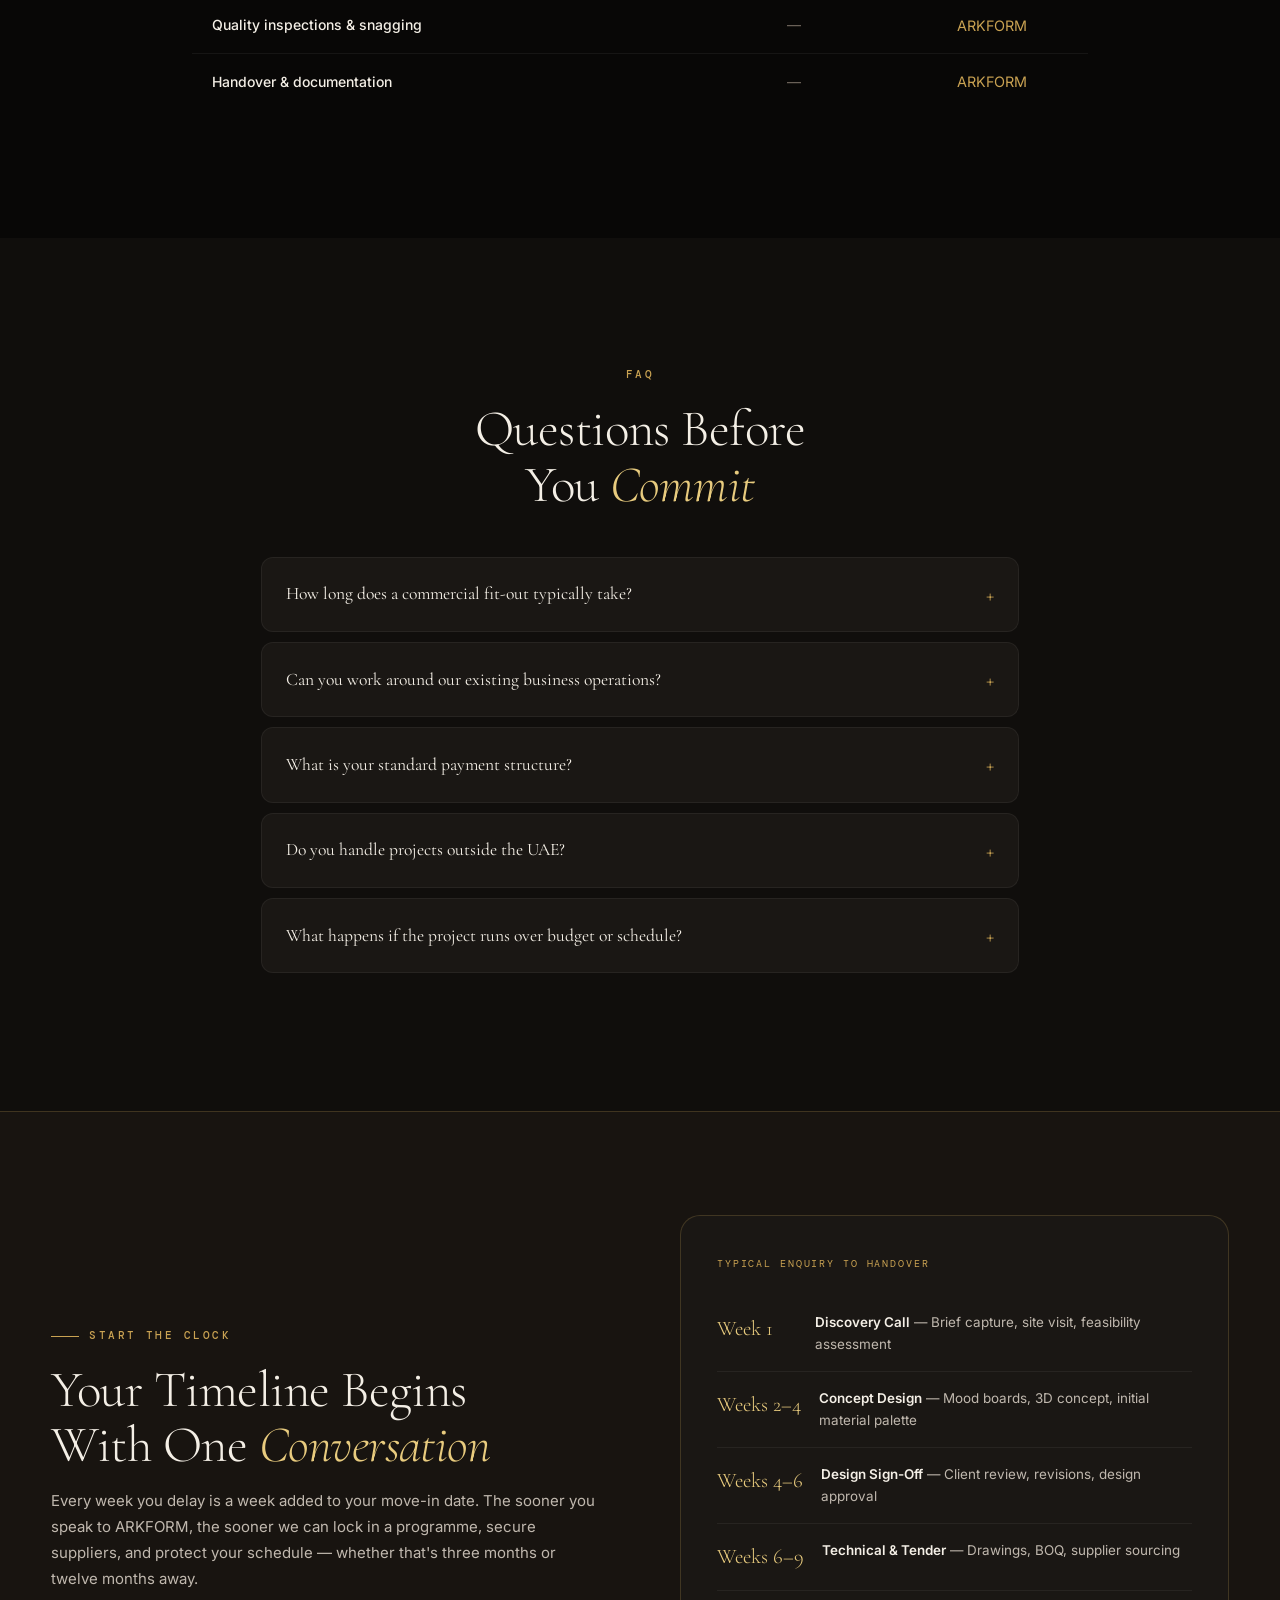
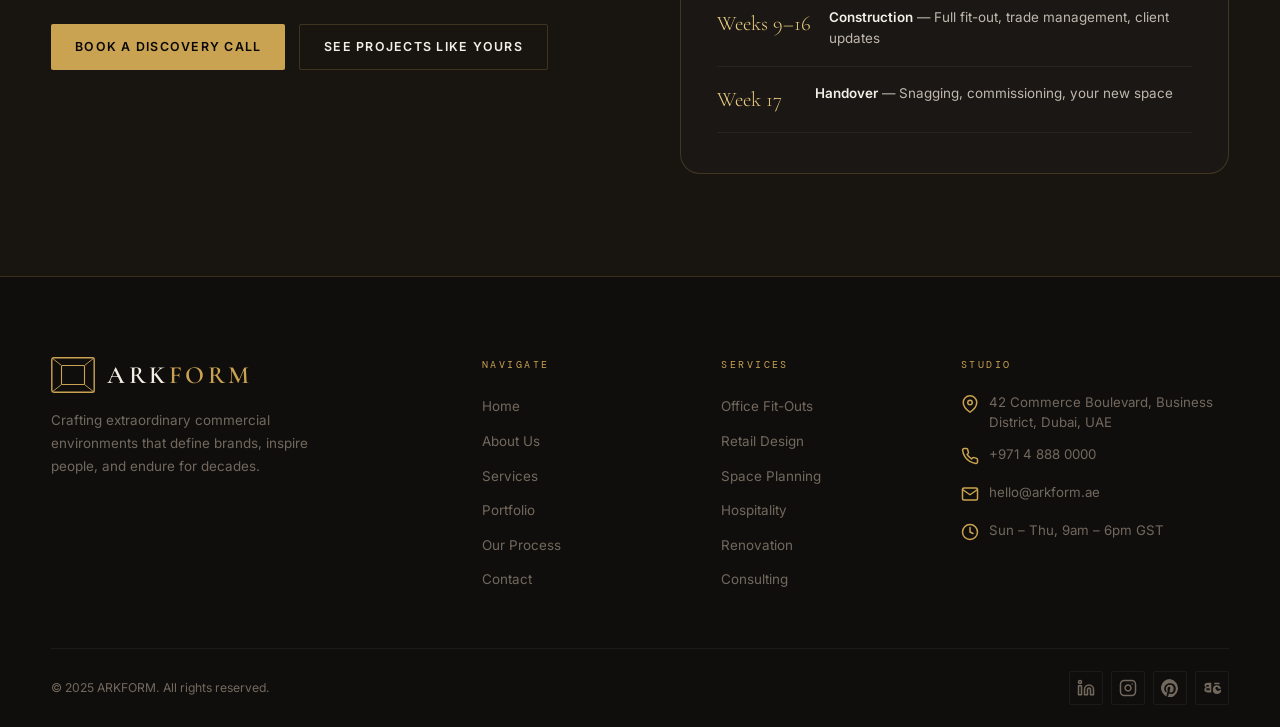
<file: process.html>
<!DOCTYPE html>
<html lang="en" dir="ltr" data-theme="dark">
<head>
<meta charset="UTF-8"/>
<meta name="viewport" content="width=device-width, initial-scale=1.0"/>
<meta name="description" content="Discover ARKFORM's 6-step commercial interior design and fit-out process. Transparent delivery from brief to handover with a 5-year aftercare warranty."/>
<title>Our Process | ARKFORM</title>
<link rel="preconnect" href="https://fonts.googleapis.com"/>
<link rel="preconnect" href="https://fonts.gstatic.com" crossorigin/>
<link rel="stylesheet" href="style.css"/>
<link rel="icon" type="image/svg+xml" href="data:image/svg+xml,%3Csvg xmlns='http://www.w3.org/2000/svg' viewBox='0 0 24 24' fill='%23cfae7d'%3E%3Cpath d='M12 2L1 22h22L12 2zm0 5l6.5 12h-13L12 7z'/%3E%3C/svg%3E" />
</head>
<body>
<header id="site-header">
  <div class="header-inner">
    <a href="index.html" class="logo-wrap"><svg class="logo-svg" viewBox="0 0 44 36" fill="none"><rect x="0.8" y="0.8" width="42.4" height="34.4" rx="2" stroke="currentColor" stroke-width="1.4"/><rect x="10.5" y="8.5" width="23" height="19" rx="1" stroke="currentColor" stroke-width="1.1"/><line x1="0.8" y1="0.8" x2="10.5" y2="8.5" stroke="currentColor" stroke-width="0.9"/><line x1="43.2" y1="0.8" x2="33.5" y2="8.5" stroke="currentColor" stroke-width="0.9"/><line x1="0.8" y1="35.2" x2="10.5" y2="27.5" stroke="currentColor" stroke-width="0.9"/><line x1="43.2" y1="35.2" x2="33.5" y2="27.5" stroke="currentColor" stroke-width="0.9"/></svg><div class="logo-text"><span class="logo-name">ARK<b>FORM</b></span></div></a>
    <nav class="nav-menu"><div class="nav-item"><a href="index.html" class="nav-link">Home <span class="nav-chev"><svg width="12" height="12" viewBox="0 0 24 24" fill="none" stroke="currentColor" stroke-width="2" stroke-linecap="round" stroke-linejoin="round"><polyline points="6 9 12 15 18 9"></polyline></svg></span></a><div class="dropdown"><a href="index.html" class="dropdown-link"><span class="dd-dot"></span>Home One</a><a href="home2.html" class="dropdown-link"><span class="dd-dot"></span>Home Two</a></div></div><div class="nav-item"><a href="about.html" class="nav-link">About</a></div><div class="nav-item"><a href="services.html" class="nav-link">Services</a></div><div class="nav-item"><a href="portfolio.html" class="nav-link">Portfolio</a></div><div class="nav-item"><a href="process.html" class="nav-link">Process</a></div><div class="nav-item"><a href="contact.html" class="nav-link">Contact</a></div></nav>
    <div class="hd-right"><button class="dir-toggle" id="dirToggle">LTR</button><button class="theme-toggle" id="themeToggle"><span class="icon-moon"><svg width="16" height="16" viewBox="0 0 24 24" fill="none" stroke="currentColor" stroke-width="2" stroke-linecap="round" stroke-linejoin="round"><path d="M21 12.79A9 9 0 1 1 11.21 3 7 7 0 0 0 21 12.79z"></path></svg></span><span class="icon-sun"><svg width="16" height="16" viewBox="0 0 24 24" fill="none" stroke="currentColor" stroke-width="2" stroke-linecap="round" stroke-linejoin="round"><circle cx="12" cy="12" r="5"></circle><line x1="12" y1="1" x2="12" y2="3"></line><line x1="12" y1="21" x2="12" y2="23"></line><line x1="4.22" y1="4.22" x2="5.64" y2="5.64"></line><line x1="18.36" y1="18.36" x2="19.78" y2="19.78"></line><line x1="1" y1="12" x2="3" y2="12"></line><line x1="21" y1="12" x2="23" y2="12"></line><line x1="4.22" y1="19.78" x2="5.64" y2="18.36"></line><line x1="18.36" y1="5.64" x2="19.78" y2="4.22"></line></svg></span></button><div class="hd-divider"></div><a href="contact.html" class="btn-nav-cta">Request Consultation</a><button class="hamburger" id="hamburger"><span></span><span></span><span></span></button></div>
  </div>
</header>
<div class="mobile-overlay" id="mobile-overlay"></div>
<nav class="mobile-nav" id="mobile-nav"><a href="index.html" class="mobile-nav-link">Home<div class="m-sub"><a href="index.html" class="m-sub-link">Home One</a><a href="home2.html" class="m-sub-link">Home Two</a></div></a><a href="about.html" class="mobile-nav-link">About</a><a href="services.html" class="mobile-nav-link">Services</a><a href="portfolio.html" class="mobile-nav-link">Portfolio</a><a href="process.html" class="mobile-nav-link">Process</a><a href="contact.html" class="mobile-nav-link">Contact</a><div style="margin-top:32px;display:flex;gap:10px;flex-wrap:wrap;"><button class="dir-toggle">LTR</button><button class="theme-toggle"><span class="icon-moon"><svg width="16" height="16" viewBox="0 0 24 24" fill="none" stroke="currentColor" stroke-width="2" stroke-linecap="round" stroke-linejoin="round"><path d="M21 12.79A9 9 0 1 1 11.21 3 7 7 0 0 0 21 12.79z"></path></svg></span><span class="icon-sun"><svg width="16" height="16" viewBox="0 0 24 24" fill="none" stroke="currentColor" stroke-width="2" stroke-linecap="round" stroke-linejoin="round"><circle cx="12" cy="12" r="5"></circle><line x1="12" y1="1" x2="12" y2="3"></line><line x1="12" y1="21" x2="12" y2="23"></line><line x1="4.22" y1="4.22" x2="5.64" y2="5.64"></line><line x1="18.36" y1="18.36" x2="19.78" y2="19.78"></line><line x1="1" y1="12" x2="3" y2="12"></line><line x1="21" y1="12" x2="23" y2="12"></line><line x1="4.22" y1="19.78" x2="5.64" y2="18.36"></line><line x1="18.36" y1="5.64" x2="19.78" y2="4.22"></line></svg></span></button><a href="contact.html" class="btn-nav-cta">Consultation</a></div></nav>

<main style="margin-top:var(--nav-h);">

<!--  PAGE HERO -->
<div class="page-hero">
  <div class="page-hero-bg"><img src="process_hero.png" alt="ARKFORM Project Delivery" style="width:100%;height:100%;position:absolute;inset:0;border-radius:0;object-fit:cover;"></div>
  <div class="page-hero-overlay"></div>
  <div class="page-hero-content"><div class="container">
    <div class="breadcrumb"><a href="index.html">Home</a><span class="bc-sep">/</span><span>Process</span></div>
    <h1 class="page-hero-title">A Process Built<br>for <em>Certainty</em></h1>
    <p class="page-hero-sub">Because the biggest risk in any commercial fit-out is what you don't know going in.</p>
  </div></div>
</div>

<!--  WHY PROCESS MATTERS -->
<section id="why-process" style="background:var(--bg-1);">
  <div class="container">
    <div style="display:grid;grid-template-columns:1fr 1fr;gap:80px;align-items:center;padding:clamp(70px,8vw,120px) 0;" class="reveal">
      <div>
        <div class="section-eyebrow">Why It Matters</div>
        <h2 class="sh-title">Process Is Your<br>Biggest <em>Insurance Policy</em></h2>
        <p style="font-size:0.9375rem;color:var(--txt-2);line-height:1.74;margin-bottom:24px;">Most commercial fit-out failures are not failures of design — they are failures of process. Budget overruns, missed deadlines, and spaces that don't perform as intended all trace back to a breakdown somewhere in the project management chain.</p>
        <p style="font-size:0.9375rem;color:var(--txt-2);line-height:1.74;margin-bottom:32px;">ARKFORM's 6-step methodology was built over 17 years to eliminate these failure points — through rigorous planning, transparent communication, and single-point accountability at every stage.</p>
        <div style="display:grid;grid-template-columns:1fr 1fr;gap:14px;">
          <div style="padding:18px;background:var(--bg-card);border:1px solid var(--bd-g);border-radius:var(--r-md);text-align:center;"><div style="font-family:var(--ff-d);font-size:2rem;font-weight:300;color:var(--gold-lt);line-height:1;margin-bottom:5px;">96%</div><div style="font-size:0.75rem;color:var(--txt-3);font-family:var(--ff-m);letter-spacing:0.10em;text-transform:uppercase;">On-Time Rate</div></div><div style="padding:18px;background:var(--bg-card);border:1px solid var(--bd-g);border-radius:var(--r-md);text-align:center;"><div style="font-family:var(--ff-d);font-size:2rem;font-weight:300;color:var(--gold-lt);line-height:1;margin-bottom:5px;">AED 0</div><div style="font-size:0.75rem;color:var(--txt-3);font-family:var(--ff-m);letter-spacing:0.10em;text-transform:uppercase;">Budget Surprises</div></div><div style="padding:18px;background:var(--bg-card);border:1px solid var(--bd-g);border-radius:var(--r-md);text-align:center;"><div style="font-family:var(--ff-d);font-size:2rem;font-weight:300;color:var(--gold-lt);line-height:1;margin-bottom:5px;">5 yr</div><div style="font-size:0.75rem;color:var(--txt-3);font-family:var(--ff-m);letter-spacing:0.10em;text-transform:uppercase;">Aftercare Coverage</div></div><div style="padding:18px;background:var(--bg-card);border:1px solid var(--bd-g);border-radius:var(--r-md);text-align:center;"><div style="font-family:var(--ff-d);font-size:2rem;font-weight:300;color:var(--gold-lt);line-height:1;margin-bottom:5px;">6</div><div style="font-size:0.75rem;color:var(--txt-3);font-family:var(--ff-m);letter-spacing:0.10em;text-transform:uppercase;">Clear Stages</div></div>
        </div>
      </div>
      <div style="position:relative;min-height:480px;border-radius:var(--r-lg);overflow:hidden;">
        <img src="process_walk.png" alt="Project Management — Site Walk with Client" style="width:100%;height:100%;position:absolute;inset:0;border-radius:0;object-fit:cover;">
      </div>
    </div>
  </div>
</section>

<!--  6-STEP PROCESS -->
<section id="steps" class="section" style="background:var(--bg-0);">
  <div class="container">
    <div class="sh center reveal" style="margin-bottom:52px;"><div class="section-eyebrow center">The Method</div><h2 class="sh-title">Our Six-Stage <em>Process</em></h2></div>
    <div class="process-timeline"><div class="pt-step reveal reveal-delay-1"><div class="pt-num">01</div><div class="pt-title">Discovery &amp; Brief</div><p class="pt-body">We immerse ourselves in your business, brand, and operational reality. Site surveys, stakeholder workshops, and detailed benchmarking produce a brief that's uniquely yours — and becomes the foundation for every decision that follows.</p></div><div class="pt-step reveal reveal-delay-2"><div class="pt-num">02</div><div class="pt-title">Concept Design</div><p class="pt-body">Our design team translates the brief into a compelling spatial concept. Mood boards, 3D visualisations, material palettes, and narrative flow diagrams are presented and refined through collaborative review sessions until alignment is achieved.</p></div><div class="pt-step reveal reveal-delay-3"><div class="pt-num">03</div><div class="pt-title">Technical Development</div><p class="pt-body">The approved concept is developed into fully coordinated technical drawings. Our architects, MEP engineers, and specialist consultants collaborate to ensure every detail is constructable, compliant, and cost-effective before tender.</p></div><div class="pt-step reveal reveal-delay-4"><div class="pt-num">04</div><div class="pt-title">Procurement &amp; Tendering</div><p class="pt-body">We manage procurement of every material, fitting, fixture, and furniture item — leveraging our supplier network to secure the right quality at the right price, on timelines that protect your programme.</p></div><div class="pt-step reveal reveal-delay-5"><div class="pt-num">05</div><div class="pt-title">Construction &amp; Fit-Out</div><p class="pt-body">Our in-house build team executes with precision. We self-deliver all primary trades and rigorously manage specialist subcontractors. Weekly progress reports, photographic documentation, and client walkthroughs throughout.</p></div><div class="pt-step reveal reveal-delay-5"><div class="pt-num">06</div><div class="pt-title">Handover &amp; Aftercare</div><p class="pt-body">We don't deliver keys — we deliver fully commissioned, snagged, and documented spaces. A comprehensive handover pack, system commissioning, and a 5-year aftercare warranty mean we're still your partner long after opening day.</p></div></div>
  </div>
</section>

<!-- QUALITY INSPECTION & HANDOVER -->
<section id="quality-handover" class="section" style="background:var(--bg-2);border-top:1px solid var(--bd-g);">
  <div class="container">
    <div style="display:grid;grid-template-columns:1fr 1fr;gap:60px;align-items:center;" class="reveal">
      <div>
        <div class="section-eyebrow">Quality Assurance</div>
        <h2 class="sh-title">Rigorous <em>Quality Inspection</em></h2>
        <p style="font-size:0.9375rem;color:var(--txt-2);line-height:1.74;margin-bottom:24px;">Before we hand over any space, it undergoes our comprehensive 120-point quality inspection. Our independent QA team audits every trade — from MEP systems and lighting controls to joinery tolerances and acoustic seals.</p>
        <p style="font-size:0.9375rem;color:var(--txt-2);line-height:1.74;margin-bottom:0;">We operate a zero-snag handover policy. This means we don't present the space to you until we are completely satisfied that it meets our exacting standards.</p>
      </div>
      <div>
        <div class="section-eyebrow">The Final Step</div>
        <h2 class="sh-title">Seamless <em>Project Handover</em></h2>
        <p style="font-size:0.9375rem;color:var(--txt-2);line-height:1.74;margin-bottom:24px;">Handover isn't just handing over keys. It involves full systems training for your facilities management team, O&M manuals, warranty certificates, and as-built drawings.</p>
        <p style="font-size:0.9375rem;color:var(--txt-2);line-height:1.74;margin-bottom:0;">Our Day 2 support team remains on-call during your first month of occupancy to ensure a smooth transition into your new commercial environment.</p>
      </div>
    </div>
  </div>
</section>

<!--  PROJECT TIMELINE (GANTT) -->
<section id="timeline" class="section" style="background:var(--bg-1);">
  <div class="container">
    <div class="sh center reveal" style="margin-bottom:44px;"><div class="section-eyebrow center">Timeline</div><h2 class="sh-title">What a Typical <em>17-Week</em><br>Project Looks Like</h2><p class="sh-body" style="margin-inline:auto;">This indicative timeline represents a standard 1,500–3,000 sqm office fit-out. Actual timelines vary by scope and complexity and are agreed at project outset.</p></div>
    <div class="gantt reveal">
      <div class="gantt-header"><div class="gantt-row-label">Project Phase</div><div class="gantt-weeks"><div class="gantt-week">W1</div><div class="gantt-week">W2</div><div class="gantt-week">W3</div><div class="gantt-week">W4</div><div class="gantt-week">W5</div><div class="gantt-week">W6</div><div class="gantt-week">W7</div><div class="gantt-week">W8</div><div class="gantt-week">W9</div><div class="gantt-week">W10</div><div class="gantt-week">W11</div><div class="gantt-week">W12</div><div class="gantt-week">W13</div><div class="gantt-week">W14</div><div class="gantt-week">W15</div><div class="gantt-week">W16</div><div class="gantt-week">W17</div></div></div>
      <div class="gantt-row"><div class="gantt-row-label phase">Discovery &amp; Brief</div><div class="gantt-bar-row" style="position:relative;"><div class="gantt-bar" style="position:absolute;left:0.0%;width:5.9%;"></div></div></div><div class="gantt-row"><div class="gantt-row-label phase">Concept Design</div><div class="gantt-bar-row" style="position:relative;"><div class="gantt-bar" style="position:absolute;left:5.9%;width:17.6%;"></div></div></div><div class="gantt-row"><div class="gantt-row-label phase">Technical Development</div><div class="gantt-bar-row" style="position:relative;"><div class="gantt-bar" style="position:absolute;left:17.6%;width:23.5%;"></div></div></div><div class="gantt-row"><div class="gantt-row-label phase">Procurement</div><div class="gantt-bar-row" style="position:relative;"><div class="gantt-bar" style="position:absolute;left:29.4%;width:23.5%;"></div></div></div><div class="gantt-row"><div class="gantt-row-label phase">Construction &amp; Fit-Out</div><div class="gantt-bar-row" style="position:relative;"><div class="gantt-bar" style="position:absolute;left:41.2%;width:41.2%;"></div></div></div><div class="gantt-row"><div class="gantt-row-label phase">Handover &amp; Aftercare</div><div class="gantt-bar-row" style="position:relative;"><div class="gantt-bar" style="position:absolute;left:82.4%;width:11.8%;"></div></div></div>
    </div>
    <p style="font-size:0.78rem;color:var(--txt-3);margin-top:16px;font-family:var(--ff-m);text-align:center;">* Timeline is indicative. All projects receive a bespoke programme of works at brief stage.</p>
  </div>
</section>

<!--  WHO DOES WHAT -->
<section id="responsibilities" class="section" style="background:var(--bg-0);">
  <div class="container" style="max-width:1000px;">
    <div class="sh center reveal" style="margin-bottom:44px;"><div class="section-eyebrow center">Responsibilities</div><h2 class="sh-title">What You Handle vs<br>What <em>We Handle</em></h2><p class="sh-body" style="margin-inline:auto;">Clarity from the start. Here's exactly who is responsible for what on every ARKFORM project.</p></div>
    <div class="reveal">
      <table class="resp-table">
        <thead><tr><th style="text-align:left;">Task</th><th>Your Role</th><th>ARKFORM</th></tr></thead>
        <tbody>
          <tr><td>Project brief &amp; vision</td><td style="text-align:center;"><span class="resp-check">You</span></td><td style="text-align:center;"><span class="resp-check">ARKFORM</span></td></tr><tr><td>Site access &amp; existing drawings</td><td style="text-align:center;"><span class="resp-check">You</span></td><td style="text-align:center;"><span class="resp-dash">—</span></td></tr><tr><td>Design concepts &amp; 3D renders</td><td style="text-align:center;"><span class="resp-dash">—</span></td><td style="text-align:center;"><span class="resp-check">ARKFORM</span></td></tr><tr><td>Regulatory approvals &amp; permits</td><td style="text-align:center;"><span class="resp-dash">—</span></td><td style="text-align:center;"><span class="resp-check">ARKFORM</span></td></tr><tr><td>Material &amp; furniture selection</td><td style="text-align:center;"><span class="resp-check">Approval</span></td><td style="text-align:center;"><span class="resp-check">ARKFORM</span></td></tr><tr><td>Supplier management &amp; procurement</td><td style="text-align:center;"><span class="resp-dash">—</span></td><td style="text-align:center;"><span class="resp-check">ARKFORM</span></td></tr><tr><td>Site management &amp; build</td><td style="text-align:center;"><span class="resp-dash">—</span></td><td style="text-align:center;"><span class="resp-check">ARKFORM</span></td></tr><tr><td>Weekly progress reporting</td><td style="text-align:center;"><span class="resp-check">Review</span></td><td style="text-align:center;"><span class="resp-check">ARKFORM</span></td></tr><tr><td>Quality inspections &amp; snagging</td><td style="text-align:center;"><span class="resp-dash">—</span></td><td style="text-align:center;"><span class="resp-check">ARKFORM</span></td></tr><tr><td>Handover &amp; documentation</td><td style="text-align:center;"><span class="resp-dash">—</span></td><td style="text-align:center;"><span class="resp-check">ARKFORM</span></td></tr>
        </tbody>
      </table>
    </div>
  </div>
</section>

<!--  FAQ -->
<section id="faq" class="section" style="background:var(--bg-1);">
  <div class="container" style="max-width:860px;">
    <div class="sh center reveal" style="margin-bottom:44px;"><div class="section-eyebrow center">FAQ</div><h2 class="sh-title">Questions Before<br>You <em>Commit</em></h2></div>
    <div class="reveal"><details style="border:1px solid var(--bd);border-radius:var(--r-md);margin-bottom:10px;background:var(--bg-card);"><summary style="display:flex;justify-content:space-between;align-items:center;padding:20px 24px;cursor:pointer;font-family:var(--ff-d);font-size:1.1rem;font-weight:400;color:var(--txt-1);gap:16px;">How long does a commercial fit-out typically take?<span class="faq-icon" style="color:var(--gold);font-size:1.3rem;flex-shrink:0;">+</span></summary><p style="padding:0 24px 22px;font-size:0.875rem;color:var(--txt-2);line-height:1.74;">A standard office fit-out of 1,000–2,000 sqm takes 10–16 weeks from design sign-off to handover. Larger or more complex projects are typically 16–24 weeks. We provide a detailed programme of works at the outset of every project so you know exactly what to expect.</p></details><details style="border:1px solid var(--bd);border-radius:var(--r-md);margin-bottom:10px;background:var(--bg-card);"><summary style="display:flex;justify-content:space-between;align-items:center;padding:20px 24px;cursor:pointer;font-family:var(--ff-d);font-size:1.1rem;font-weight:400;color:var(--txt-1);gap:16px;">Can you work around our existing business operations?<span class="faq-icon" style="color:var(--gold);font-size:1.3rem;flex-shrink:0;">+</span></summary><p style="padding:0 24px 22px;font-size:0.875rem;color:var(--txt-2);line-height:1.74;">Yes. We specialise in phased delivery programmes that allow your business to continue operating during construction. Our team works flexible hours — including evenings and weekends — to minimise disruption wherever possible.</p></details><details style="border:1px solid var(--bd);border-radius:var(--r-md);margin-bottom:10px;background:var(--bg-card);"><summary style="display:flex;justify-content:space-between;align-items:center;padding:20px 24px;cursor:pointer;font-family:var(--ff-d);font-size:1.1rem;font-weight:400;color:var(--txt-1);gap:16px;">What is your standard payment structure?<span class="faq-icon" style="color:var(--gold);font-size:1.3rem;flex-shrink:0;">+</span></summary><p style="padding:0 24px 22px;font-size:0.875rem;color:var(--txt-2);line-height:1.74;">Payment milestones are agreed at project outset and tied to programme deliverables — concept sign-off, technical drawings, construction completion, and handover. There are no surprise costs; our BOQ is transparent and detailed.</p></details><details style="border:1px solid var(--bd);border-radius:var(--r-md);margin-bottom:10px;background:var(--bg-card);"><summary style="display:flex;justify-content:space-between;align-items:center;padding:20px 24px;cursor:pointer;font-family:var(--ff-d);font-size:1.1rem;font-weight:400;color:var(--txt-1);gap:16px;">Do you handle projects outside the UAE?<span class="faq-icon" style="color:var(--gold);font-size:1.3rem;flex-shrink:0;">+</span></summary><p style="padding:0 24px 22px;font-size:0.875rem;color:var(--txt-2);line-height:1.74;">Yes. We have delivered projects across the GCC and internationally, including Saudi Arabia, Qatar, the UK, and Singapore. Our project management systems are designed for remote oversight with the same rigour as local delivery.</p></details><details style="border:1px solid var(--bd);border-radius:var(--r-md);margin-bottom:10px;background:var(--bg-card);"><summary style="display:flex;justify-content:space-between;align-items:center;padding:20px 24px;cursor:pointer;font-family:var(--ff-d);font-size:1.1rem;font-weight:400;color:var(--txt-1);gap:16px;">What happens if the project runs over budget or schedule?<span class="faq-icon" style="color:var(--gold);font-size:1.3rem;flex-shrink:0;">+</span></summary><p style="padding:0 24px 22px;font-size:0.875rem;color:var(--txt-2);line-height:1.74;">Our detailed pre-contract BOQ and programme are designed to prevent this. In the rare event of a variation, we provide written change orders for your approval before any additional cost is incurred. No surprises — ever.</p></details></div>
  </div>
</section>

<!--  FINAL CTA — Timeline-specific, not generic -->
<section id="cta" style="background:var(--bg-2);border-top:1px solid var(--bd-g);">
  <div class="container">
    <div style="display:grid;grid-template-columns:1fr 1fr;gap:80px;align-items:center;padding:clamp(70px,8vw,120px) 0;" class="reveal">
      <div>
        <div class="section-eyebrow">Start the Clock</div>
        <h2 class="sh-title">Your Timeline Begins<br>With One <em>Conversation</em></h2>
        <p style="font-size:0.9375rem;color:var(--txt-2);line-height:1.74;margin-bottom:32px;">Every week you delay is a week added to your move-in date. The sooner you speak to ARKFORM, the sooner we can lock in a programme, secure suppliers, and protect your schedule — whether that's three months or twelve months away.</p>
        <div style="display:flex;gap:14px;flex-wrap:wrap;">
          <a href="contact.html" class="btn btn-gold">Book a Discovery Call</a>
          <a href="portfolio.html" class="btn btn-border">See Projects Like Yours</a>
        </div>
      </div>
      <div style="background:var(--bg-card);border:1px solid var(--bd-g);border-radius:var(--r-lg);padding:40px 36px;">
        <div style="font-family:var(--ff-m);font-size:0.65rem;letter-spacing:0.18em;text-transform:uppercase;color:var(--gold);margin-bottom:24px;">Typical Enquiry to Handover</div>
        <div style="display:flex;align-items:flex-start;gap:18px;padding:16px 0;border-bottom:1px solid var(--bd);"><div style="font-family:var(--ff-d);font-size:1.3rem;font-weight:300;color:var(--gold-lt);min-width:80px;flex-shrink:0;">Week 1</div><div style="font-size:0.84rem;color:var(--txt-2);line-height:1.6;"><span style="font-weight:600;color:var(--txt-1);">Discovery Call</span> — Brief capture, site visit, feasibility assessment</div></div><div style="display:flex;align-items:flex-start;gap:18px;padding:16px 0;border-bottom:1px solid var(--bd);"><div style="font-family:var(--ff-d);font-size:1.3rem;font-weight:300;color:var(--gold-lt);min-width:80px;flex-shrink:0;">Weeks 2–4</div><div style="font-size:0.84rem;color:var(--txt-2);line-height:1.6;"><span style="font-weight:600;color:var(--txt-1);">Concept Design</span> — Mood boards, 3D concept, initial material palette</div></div><div style="display:flex;align-items:flex-start;gap:18px;padding:16px 0;border-bottom:1px solid var(--bd);"><div style="font-family:var(--ff-d);font-size:1.3rem;font-weight:300;color:var(--gold-lt);min-width:80px;flex-shrink:0;">Weeks 4–6</div><div style="font-size:0.84rem;color:var(--txt-2);line-height:1.6;"><span style="font-weight:600;color:var(--txt-1);">Design Sign-Off</span> — Client review, revisions, design approval</div></div><div style="display:flex;align-items:flex-start;gap:18px;padding:16px 0;border-bottom:1px solid var(--bd);"><div style="font-family:var(--ff-d);font-size:1.3rem;font-weight:300;color:var(--gold-lt);min-width:80px;flex-shrink:0;">Weeks 6–9</div><div style="font-size:0.84rem;color:var(--txt-2);line-height:1.6;"><span style="font-weight:600;color:var(--txt-1);">Technical &amp; Tender</span> — Drawings, BOQ, supplier sourcing</div></div><div style="display:flex;align-items:flex-start;gap:18px;padding:16px 0;border-bottom:1px solid var(--bd);"><div style="font-family:var(--ff-d);font-size:1.3rem;font-weight:300;color:var(--gold-lt);min-width:80px;flex-shrink:0;">Weeks 9–16</div><div style="font-size:0.84rem;color:var(--txt-2);line-height:1.6;"><span style="font-weight:600;color:var(--txt-1);">Construction</span> — Full fit-out, trade management, client updates</div></div><div style="display:flex;align-items:flex-start;gap:18px;padding:16px 0;border-bottom:1px solid var(--bd);"><div style="font-family:var(--ff-d);font-size:1.3rem;font-weight:300;color:var(--gold-lt);min-width:80px;flex-shrink:0;">Week 17</div><div style="font-size:0.84rem;color:var(--txt-2);line-height:1.6;"><span style="font-weight:600;color:var(--txt-1);">Handover</span> — Snagging, commissioning, your new space</div></div>
      </div>
    </div>
  </div>
</section>

</main>
<footer id="site-footer">
  <div class="container">
    <div class="footer-top">
      <div>
        <div class="footer-logo-row">
          <svg class="logo-svg" viewBox="0 0 44 36" fill="none">
            <rect x="0.8" y="0.8" width="42.4" height="34.4" rx="2" stroke="currentColor" stroke-width="1.4"/>
            <rect x="10.5" y="8.5" width="23" height="19" rx="1" stroke="currentColor" stroke-width="1.1"/>
            <line x1="0.8" y1="0.8" x2="10.5" y2="8.5" stroke="currentColor" stroke-width="0.9"/>
            <line x1="43.2" y1="0.8" x2="33.5" y2="8.5" stroke="currentColor" stroke-width="0.9"/>
            <line x1="0.8" y1="35.2" x2="10.5" y2="27.5" stroke="currentColor" stroke-width="0.9"/>
            <line x1="43.2" y1="35.2" x2="33.5" y2="27.5" stroke="currentColor" stroke-width="0.9"/>
          </svg>
          <div class="logo-text">
            <span class="logo-name">ARK<b>FORM</b></span>
          </div>
        </div>
        <p class="footer-desc">Crafting extraordinary commercial environments that define brands, inspire people, and endure for decades.</p>
      </div>
      <div>
        <div class="footer-col-title">Navigate</div>
        <ul class="footer-links">
          <li><a href="index.html">Home</a></li>
          <li><a href="about.html">About Us</a></li>
          <li><a href="services.html">Services</a></li>
          <li><a href="portfolio.html">Portfolio</a></li>
          <li><a href="process.html">Our Process</a></li>
          <li><a href="contact.html">Contact</a></li>
        </ul>
      </div>
      <div>
        <div class="footer-col-title">Services</div>
        <ul class="footer-links">
          <li><a href="services.html">Office Fit-Outs</a></li>
          <li><a href="services.html">Retail Design</a></li>
          <li><a href="services.html">Space Planning</a></li>
          <li><a href="services.html">Hospitality</a></li>
          <li><a href="services.html">Renovation</a></li>
          <li><a href="services.html">Consulting</a></li>
        </ul>
      </div>
      <div>
        <div class="footer-col-title">Studio</div>
        <div class="footer-contact-row">
          <span class="fc-icon">
            <svg width="18" height="18" viewBox="0 0 24 24" fill="none" stroke="currentColor" stroke-width="2" stroke-linecap="round" stroke-linejoin="round"><path d="M21 10c0 7-9 13-9 13s-9-6-9-13a9 9 0 0 1 18 0z"></path><circle cx="12" cy="10" r="3"></circle></svg>
          </span>
          <span>42 Commerce Boulevard, Business District, Dubai, UAE</span>
        </div>
        <div class="footer-contact-row">
          <span class="fc-icon">
            <svg width="18" height="18" viewBox="0 0 24 24" fill="none" stroke="currentColor" stroke-width="2" stroke-linecap="round" stroke-linejoin="round"><path d="M22 16.92v3a2 2 0 0 1-2.18 2 19.79 19.79 0 0 1-8.63-3.07 19.5 19.5 0 0 1-6-6 19.79 19.79 0 0 1-3.07-8.67A2 2 0 0 1 4.11 2h3a2 2 0 0 1 2 1.72 12.84 12.84 0 0 0 .7 2.81 2 2 0 0 1-.45 2.11L8.09 9.91a16 16 0 0 0 6 6l1.27-1.27a2 2 0 0 1 2.11-.45 12.84 12.84 0 0 0 2.81.7A2 2 0 0 1 22 16.92z"></path></svg>
          </span>
          <span>+971 4 888 0000</span>
        </div>
        <div class="footer-contact-row">
          <span class="fc-icon">
            <svg width="18" height="18" viewBox="0 0 24 24" fill="none" stroke="currentColor" stroke-width="2" stroke-linecap="round" stroke-linejoin="round"><path d="M4 4h16c1.1 0 2 .9 2 2v12c0 1.1-.9 2-2 2H4c-1.1 0-2-.9-2-2V6c0-1.1.9-2 2-2z"></path><polyline points="22,6 12,13 2,6"></polyline></svg>
          </span>
          <span>hello@arkform.ae</span>
        </div>
        <div class="footer-contact-row">
          <span class="fc-icon">
            <svg width="18" height="18" viewBox="0 0 24 24" fill="none" stroke="currentColor" stroke-width="2" stroke-linecap="round" stroke-linejoin="round"><circle cx="12" cy="12" r="10"></circle><polyline points="12 6 12 12 16 14"></polyline></svg>
          </span>
          <span>Sun – Thu, 9am – 6pm GST</span>
        </div>
      </div>
    </div>
    <div class="footer-bottom">
      <p class="footer-copy">&copy; 2025 ARKFORM. All rights reserved.</p>
      <div class="footer-socials">
        <a href="#" class="soc-btn" aria-label="LinkedIn">
          <svg width="18" height="18" viewBox="0 0 24 24" fill="none" stroke="currentColor" stroke-width="2" stroke-linecap="round" stroke-linejoin="round"><path d="M16 8a6 6 0 0 1 6 6v7h-4v-7a2 2 0 0 0-2-2 2 2 0 0 0-2 2v7h-4v-7a6 6 0 0 1 6-6z"></path><rect x="2" y="9" width="4" height="12"></rect><circle cx="4" cy="4" r="2"></circle></svg>
        </a>
        <a href="#" class="soc-btn" aria-label="Instagram">
          <svg width="18" height="18" viewBox="0 0 24 24" fill="none" stroke="currentColor" stroke-width="2" stroke-linecap="round" stroke-linejoin="round"><rect x="2" y="2" width="20" height="20" rx="5" ry="5"></rect><path d="M16 11.37A4 4 0 1 1 12.63 8 4 4 0 0 1 16 11.37z"></path><line x1="17.5" y1="6.5" x2="17.51" y2="6.5"></line></svg>
        </a>
        <a href="#" class="soc-btn" aria-label="Pinterest">
          <svg width="18" height="18" viewBox="0 0 24 24" fill="currentColor"><path d="M12 0a12 12 0 0 0-4.37 23.17c-.07-.63-.13-1.6.03-2.29l1.4-5.92s-.36-.71-.36-1.78c0-1.66.97-2.9 2.17-2.9 1.01 0 1.51.76 1.51 1.68 0 1.02-.65 2.56-.99 3.98-.28 1.19.6 2.16 1.77 2.16 2.13 0 3.77-2.24 3.77-5.47 0-2.86-2.06-4.86-5.01-4.86-3.41 0-5.41 2.56-5.41 5.19 0 1.03.4 2.14.89 2.74.08.1.09.23.07.35l-.33 1.36c-.05.23-.17.27-.4.17-1.5-.7-2.43-2.88-2.43-4.65 0-3.78 2.75-7.25 7.95-7.25 4.17 0 7.39 2.96 7.39 6.92 0 4.13-2.61 7.46-6.23 7.46-1.21 0-2.35-.63-2.76-1.38l-.75 2.85c-.27 1.04-1 2.35-1.5 3.15A12 12 0 1 0 12 0z"/></svg>
        </a>
        <a href="#" class="soc-btn" aria-label="Behance">
          <svg width="18" height="18" viewBox="0 0 24 24" fill="currentColor"><path d="M22 7h-7v-2h7v2zm1.726 10c-.442 1.297-2.029 3-5.101 3-3.074 0-5.564-1.729-5.564-5.675 0-3.91 2.325-5.92 5.466-5.92 3.082 0 4.964 1.827 5.372 4.577h-6.711c.092 1.466 1.488 2.846 3.123 2.846 1.215 0 2.215-.534 2.64-1.428h2.775zm-3.15-4.144c-.169-1.2-1.026-2.025-2.091-2.025-1.12 0-2.037.916-2.19 2.025h4.281zM11 12v-6.903h-4.364c-2.428 0-4.636.853-4.636 3.328 0 1.543.832 2.38 2.026 2.812-1.391.439-2.316 1.636-2.316 3.121 0 2.671 2.35 3.642 5.093 3.642h4.2v-6zm-4.996-1.579h-1.528v-2.345h1.53c1.554 0 1.966.697 1.966 1.258 0 .61-.39 1.087-1.968 1.087zm1.144 4.579h-2.673v-2.678h2.673c1.611 0 2.21.673 2.21 1.346 0 .662-.511 1.332-2.21 1.332z"/></svg>
        </a>
      </div>
    </div>
  </div>
</footer><script src="main.js"></script></body></html>
</file>
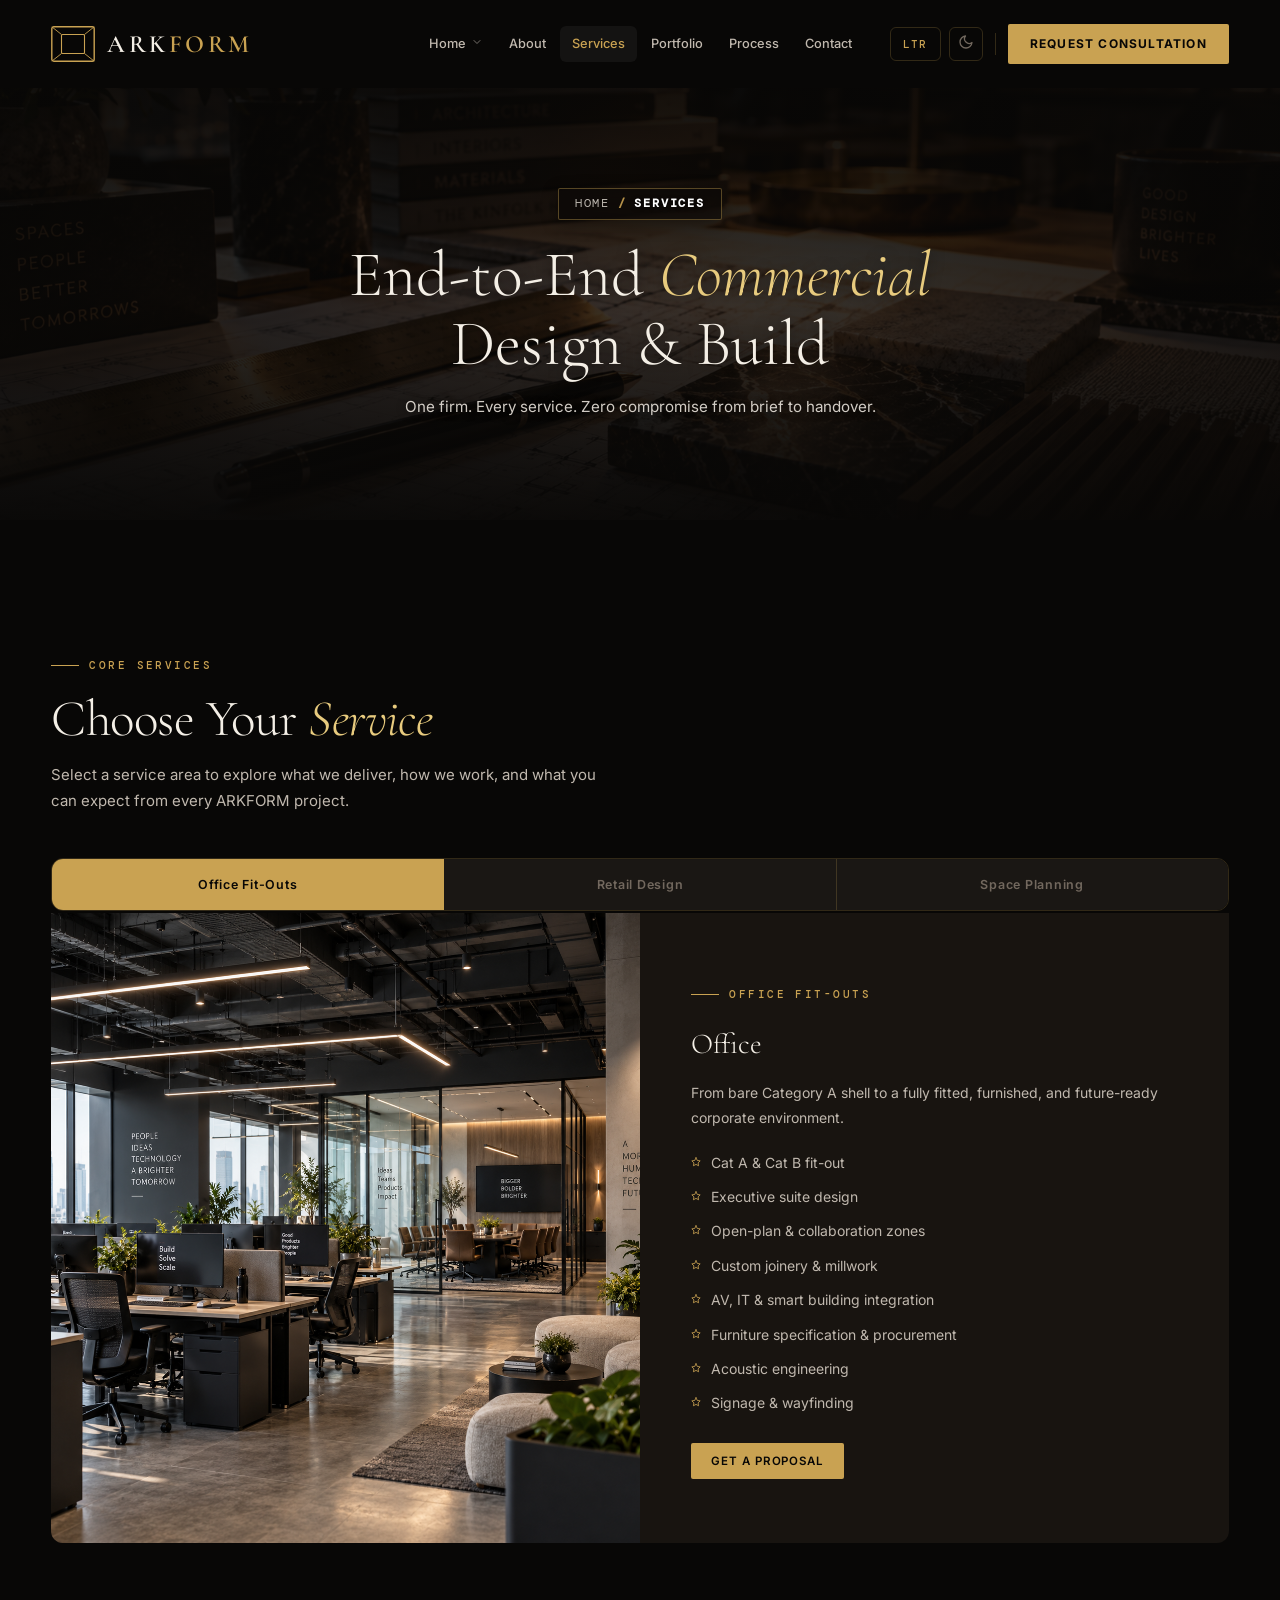
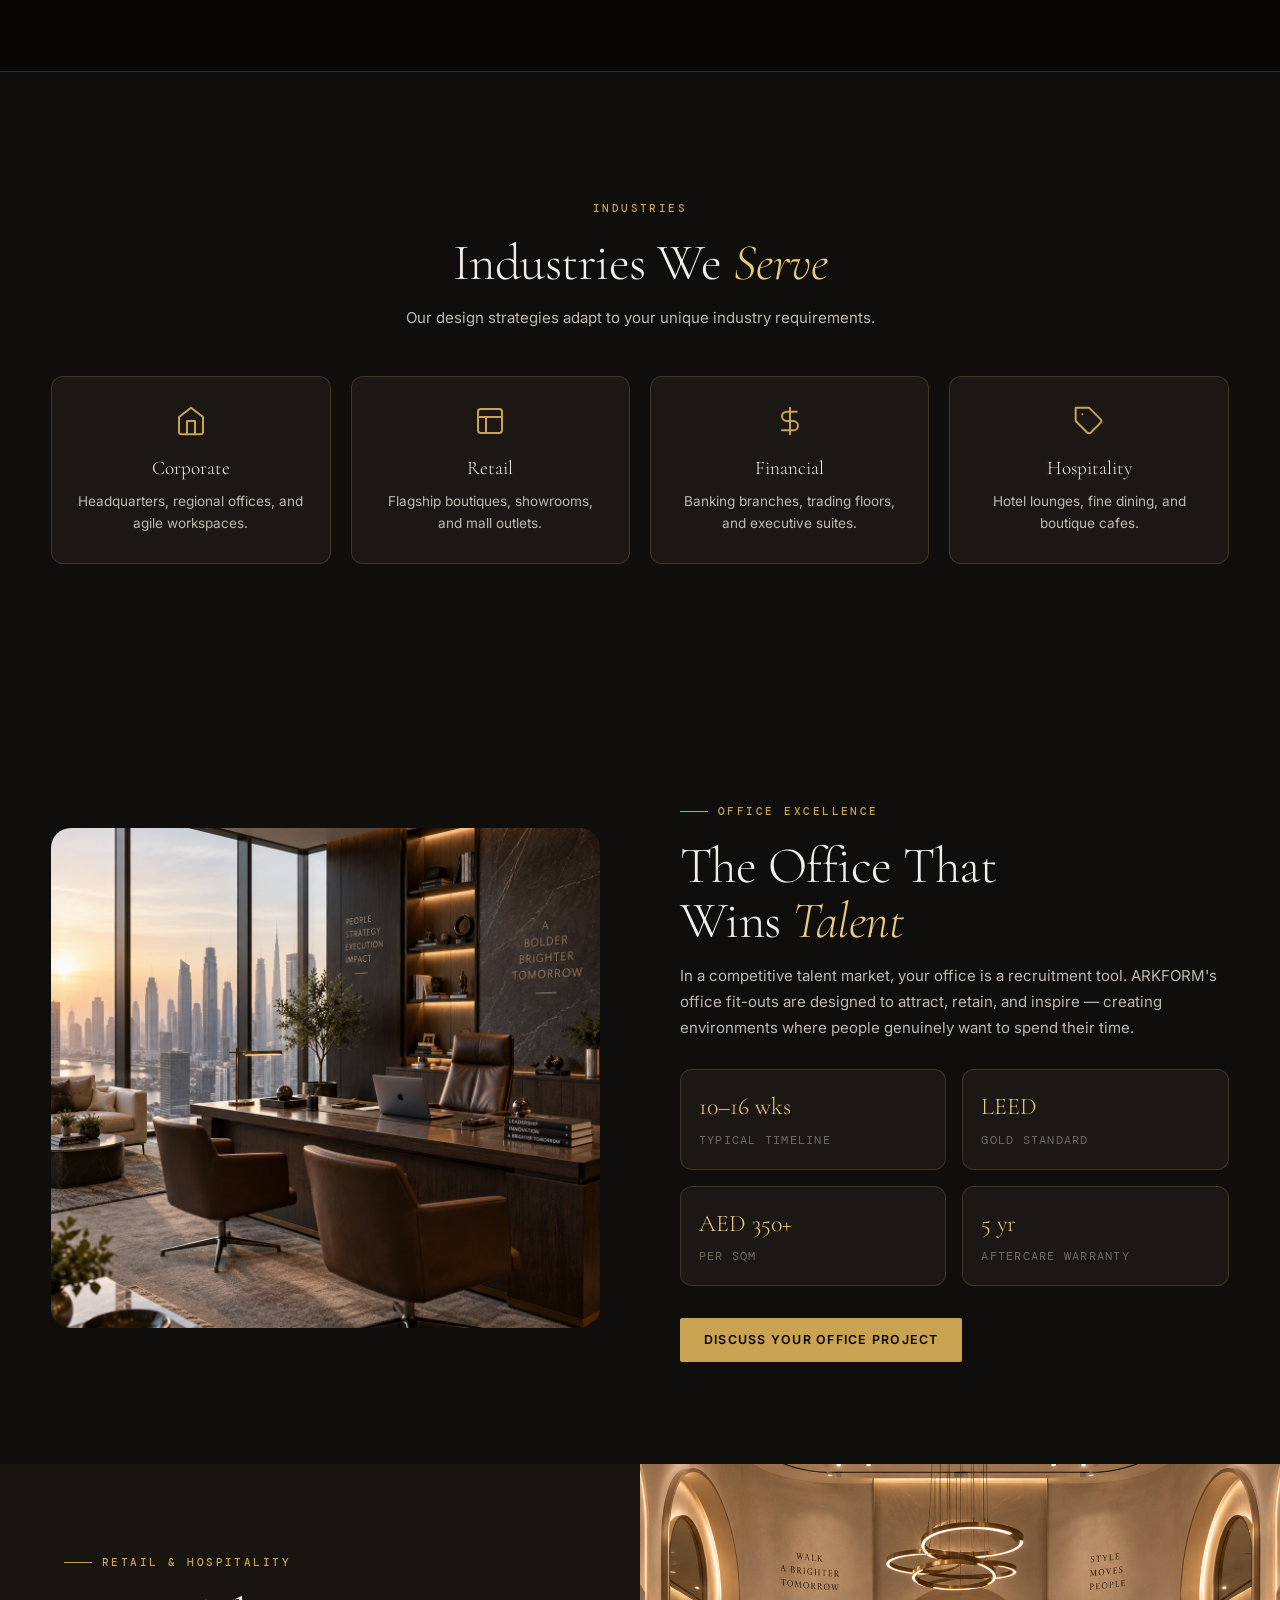
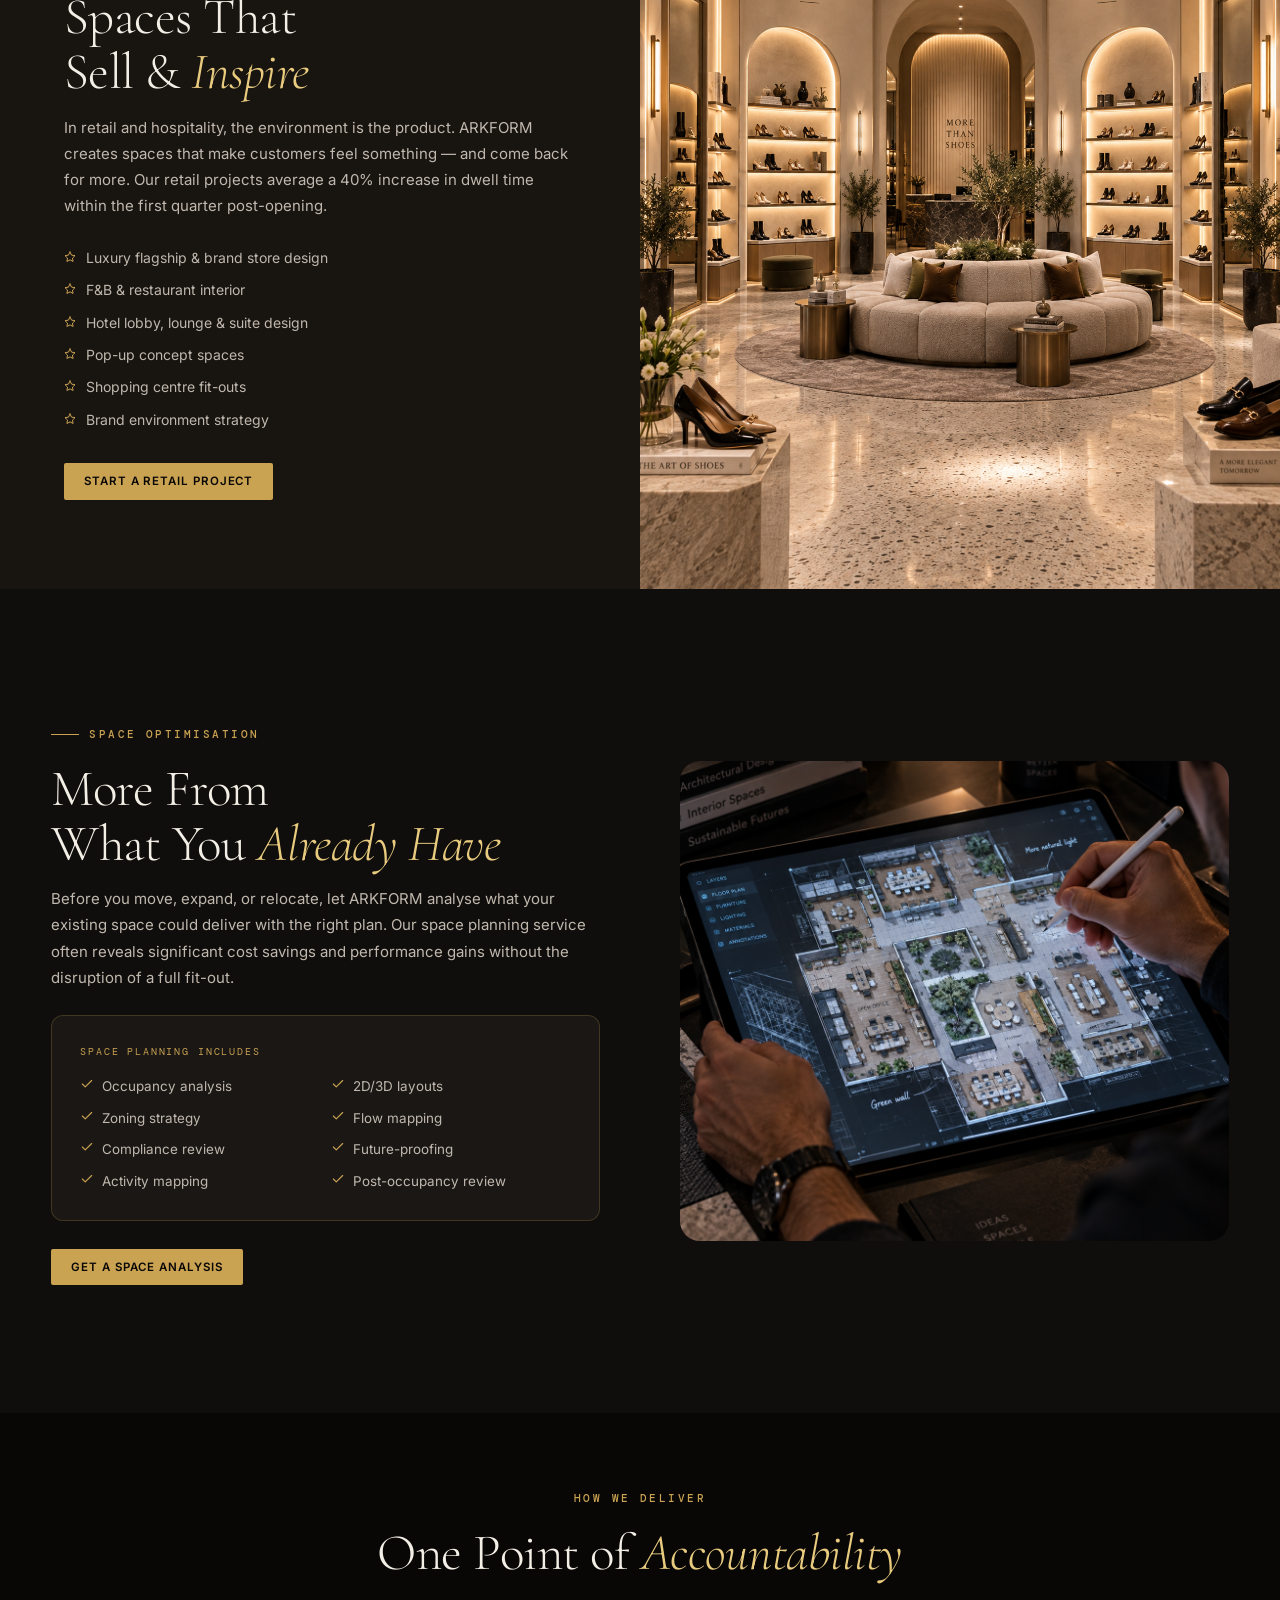
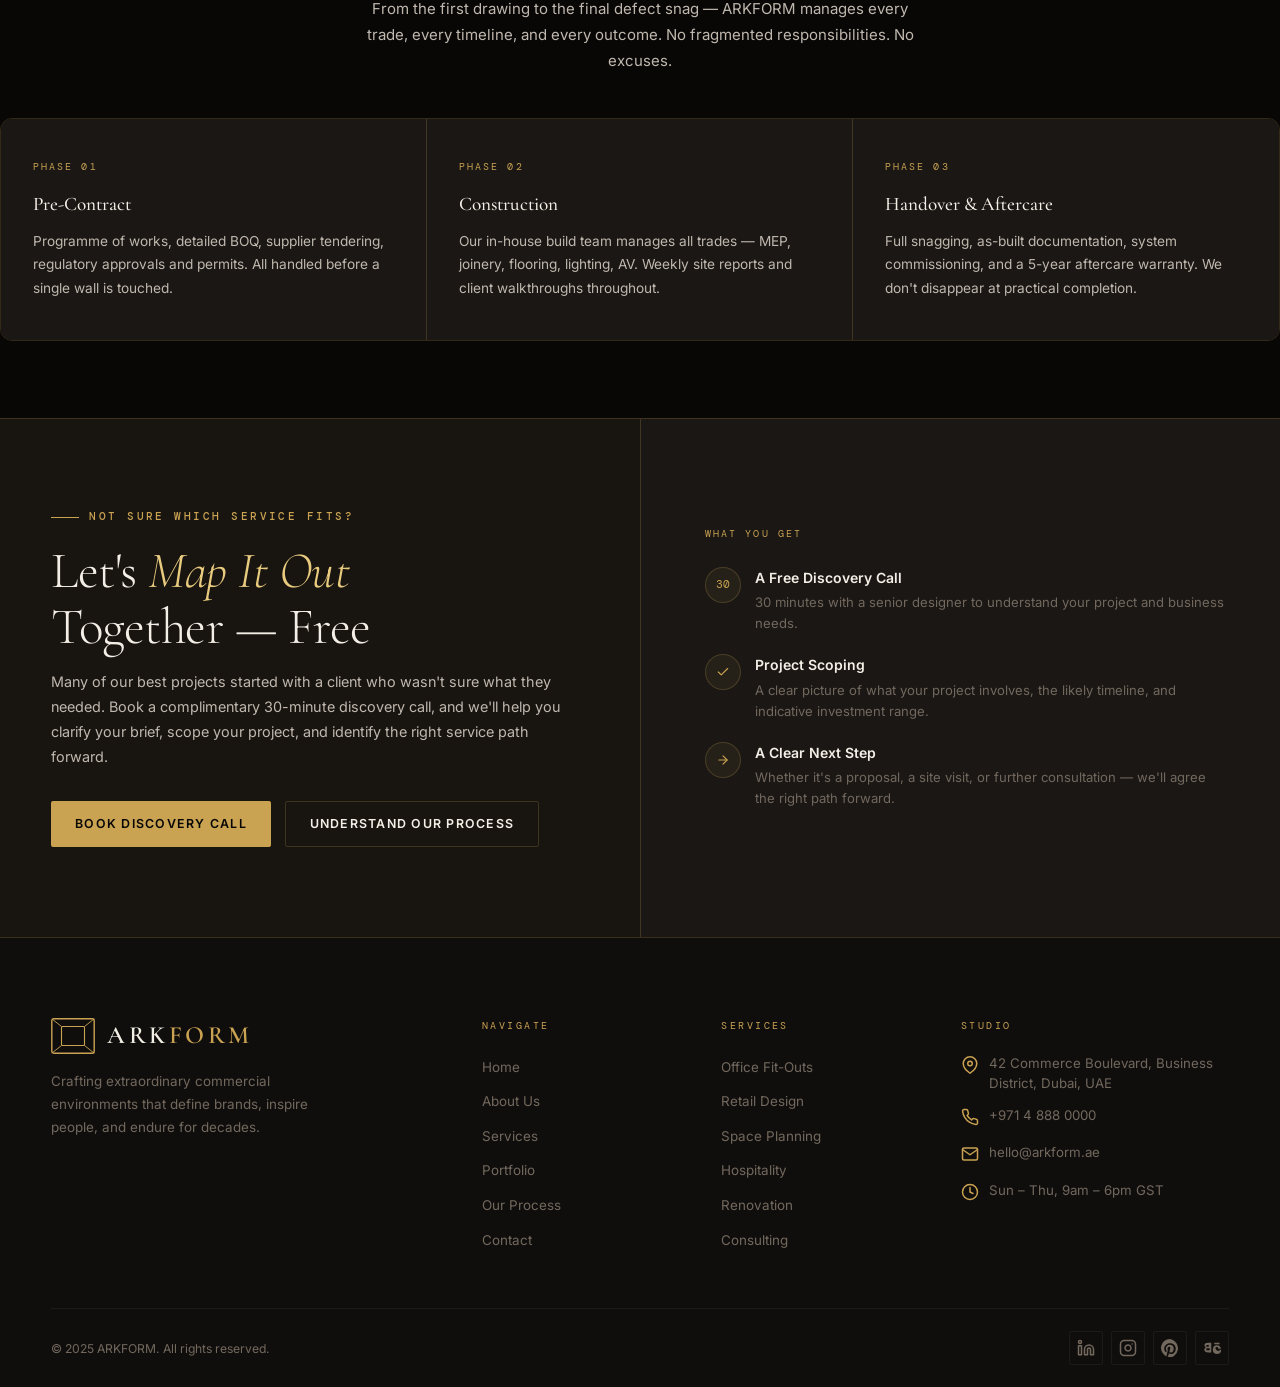
<file: services.html>
<!DOCTYPE html>
<html lang="en" dir="ltr" data-theme="dark">
<head>
<meta charset="UTF-8"/>
<meta name="viewport" content="width=device-width, initial-scale=1.0"/>
<meta name="description" content="ARKFORM provides office fit-outs, retail design, space planning, hospitality interiors, and commercial consulting. End-to-end design and build."/>
<title>Services | ARKFORM</title>
<link rel="preconnect" href="https://fonts.googleapis.com"/>
<link rel="preconnect" href="https://fonts.gstatic.com" crossorigin/>
<link rel="stylesheet" href="style.css"/>
<link rel="icon" type="image/svg+xml" href="data:image/svg+xml,%3Csvg xmlns='http://www.w3.org/2000/svg' viewBox='0 0 24 24' fill='%23cfae7d'%3E%3Cpath d='M12 2L1 22h22L12 2zm0 5l6.5 12h-13L12 7z'/%3E%3C/svg%3E" />
</head>
<body>
<header id="site-header">
  <div class="header-inner">
    <a href="index.html" class="logo-wrap"><svg class="logo-svg" viewBox="0 0 44 36" fill="none"><rect x="0.8" y="0.8" width="42.4" height="34.4" rx="2" stroke="currentColor" stroke-width="1.4"/><rect x="10.5" y="8.5" width="23" height="19" rx="1" stroke="currentColor" stroke-width="1.1"/><line x1="0.8" y1="0.8" x2="10.5" y2="8.5" stroke="currentColor" stroke-width="0.9"/><line x1="43.2" y1="0.8" x2="33.5" y2="8.5" stroke="currentColor" stroke-width="0.9"/><line x1="0.8" y1="35.2" x2="10.5" y2="27.5" stroke="currentColor" stroke-width="0.9"/><line x1="43.2" y1="35.2" x2="33.5" y2="27.5" stroke="currentColor" stroke-width="0.9"/></svg><div class="logo-text"><span class="logo-name">ARK<b>FORM</b></span></div></a>
    <nav class="nav-menu"><div class="nav-item"><a href="index.html" class="nav-link">Home <span class="nav-chev"><svg width="12" height="12" viewBox="0 0 24 24" fill="none" stroke="currentColor" stroke-width="2" stroke-linecap="round" stroke-linejoin="round"><polyline points="6 9 12 15 18 9"></polyline></svg></span></a><div class="dropdown"><a href="index.html" class="dropdown-link"><span class="dd-dot"></span>Home One</a><a href="home2.html" class="dropdown-link"><span class="dd-dot"></span>Home Two</a></div></div><div class="nav-item"><a href="about.html" class="nav-link">About</a></div><div class="nav-item"><a href="services.html" class="nav-link">Services</a></div><div class="nav-item"><a href="portfolio.html" class="nav-link">Portfolio</a></div><div class="nav-item"><a href="process.html" class="nav-link">Process</a></div><div class="nav-item"><a href="contact.html" class="nav-link">Contact</a></div></nav>
    <div class="hd-right"><button class="dir-toggle" id="dirToggle">LTR</button><button class="theme-toggle" id="themeToggle"><span class="icon-moon"><svg width="16" height="16" viewBox="0 0 24 24" fill="none" stroke="currentColor" stroke-width="2" stroke-linecap="round" stroke-linejoin="round"><path d="M21 12.79A9 9 0 1 1 11.21 3 7 7 0 0 0 21 12.79z"></path></svg></span><span class="icon-sun"><svg width="16" height="16" viewBox="0 0 24 24" fill="none" stroke="currentColor" stroke-width="2" stroke-linecap="round" stroke-linejoin="round"><circle cx="12" cy="12" r="5"></circle><line x1="12" y1="1" x2="12" y2="3"></line><line x1="12" y1="21" x2="12" y2="23"></line><line x1="4.22" y1="4.22" x2="5.64" y2="5.64"></line><line x1="18.36" y1="18.36" x2="19.78" y2="19.78"></line><line x1="1" y1="12" x2="3" y2="12"></line><line x1="21" y1="12" x2="23" y2="12"></line><line x1="4.22" y1="19.78" x2="5.64" y2="18.36"></line><line x1="18.36" y1="5.64" x2="19.78" y2="4.22"></line></svg></span></button><div class="hd-divider"></div><a href="contact.html" class="btn-nav-cta">Request Consultation</a><button class="hamburger" id="hamburger"><span></span><span></span><span></span></button></div>
  </div>
</header>
<div class="mobile-overlay" id="mobile-overlay"></div>
<nav class="mobile-nav" id="mobile-nav"><a href="index.html" class="mobile-nav-link">Home<div class="m-sub"><a href="index.html" class="m-sub-link">Home One</a><a href="home2.html" class="m-sub-link">Home Two</a></div></a><a href="about.html" class="mobile-nav-link">About</a><a href="services.html" class="mobile-nav-link">Services</a><a href="portfolio.html" class="mobile-nav-link">Portfolio</a><a href="process.html" class="mobile-nav-link">Process</a><a href="contact.html" class="mobile-nav-link">Contact</a><div style="margin-top:32px;display:flex;gap:10px;flex-wrap:wrap;"><button class="dir-toggle">LTR</button><button class="theme-toggle"><span class="icon-moon"><svg width="16" height="16" viewBox="0 0 24 24" fill="none" stroke="currentColor" stroke-width="2" stroke-linecap="round" stroke-linejoin="round"><path d="M21 12.79A9 9 0 1 1 11.21 3 7 7 0 0 0 21 12.79z"></path></svg></span><span class="icon-sun"><svg width="16" height="16" viewBox="0 0 24 24" fill="none" stroke="currentColor" stroke-width="2" stroke-linecap="round" stroke-linejoin="round"><circle cx="12" cy="12" r="5"></circle><line x1="12" y1="1" x2="12" y2="3"></line><line x1="12" y1="21" x2="12" y2="23"></line><line x1="4.22" y1="4.22" x2="5.64" y2="5.64"></line><line x1="18.36" y1="18.36" x2="19.78" y2="19.78"></line><line x1="1" y1="12" x2="3" y2="12"></line><line x1="21" y1="12" x2="23" y2="12"></line><line x1="4.22" y1="19.78" x2="5.64" y2="18.36"></line><line x1="18.36" y1="5.64" x2="19.78" y2="4.22"></line></svg></span></button><a href="contact.html" class="btn-nav-cta">Request Consultation</a></div></nav>

<main style="margin-top:var(--nav-h);">

<!--  PAGE HERO -->
<div class="page-hero">
  <div class="page-hero-bg"><img src="services_hero.png" alt="Commercial Interior Services — ARKFORM Design Studio" style="width:100%;height:100%;position:absolute;inset:0;border-radius:0;object-fit:cover;"></div>
  <div class="page-hero-overlay"></div>
  <div class="page-hero-content"><div class="container">
    <div class="breadcrumb"><a href="index.html">Home</a><span class="bc-sep">/</span><span>Services</span></div>
    <h1 class="page-hero-title">End-to-End <em>Commercial</em><br>Design &amp; Build</h1>
    <p class="page-hero-sub">One firm. Every service. Zero compromise from brief to handover.</p>
  </div></div>
</div>

<!--  SERVICES OVERVIEW — Tab-based, not repeated cards -->
<section id="services-overview" class="section" style="background:var(--bg-0);">
  <div class="container">
    <div class="sh reveal" style="margin-bottom:44px;">
      <div class="section-eyebrow">Core Services</div>
      <h2 class="sh-title">Choose Your <em>Service</em></h2>
      <p class="sh-body">Select a service area to explore what we deliver, how we work, and what you can expect from every ARKFORM project.</p>
    </div>
    <div data-tabs="true" class="reveal">
      <div class="service-tabs" style="margin-bottom:2px;"><button class="tab-btn  active" data-target="tab-office" id="btn-tab-office">Office Fit-Outs</button><button class="tab-btn" data-target="tab-retail" id="btn-tab-retail">Retail Design</button><button class="tab-btn" data-target="tab-space" id="btn-tab-space">Space Planning</button></div>
      <div class="tab-panel  active" id="tab-office">
  <div class="tab-panel-visual"><img src="services_tab1.png" alt="Commercial Office Interior" style="width:100%;height:100%;border-radius:0;object-fit:cover;"></div>
  <div class="tab-panel-body">
    <div class="section-eyebrow">Office Fit-Outs</div>
    <h3 style="font-family:var(--ff-d);font-size:1.8rem;font-weight:300;color:var(--txt-1);margin-bottom:14px;">Office</h3>
    <p style="font-size:0.875rem;color:var(--txt-2);line-height:1.72;margin-bottom:20px;">From bare Category A shell to a fully fitted, furnished, and future-ready corporate environment.</p>
    <div class="tab-feature-list"><div class='tab-feature'>Cat A &amp; Cat B fit-out</div><div class='tab-feature'>Executive suite design</div><div class='tab-feature'>Open-plan &amp; collaboration zones</div><div class='tab-feature'>Custom joinery &amp; millwork</div><div class='tab-feature'>AV, IT &amp; smart building integration</div><div class='tab-feature'>Furniture specification &amp; procurement</div><div class='tab-feature'>Acoustic engineering</div><div class='tab-feature'>Signage &amp; wayfinding</div></div>
    <div style="margin-top:28px;"><a href="contact.html" class="btn btn-gold btn-sm">Get a Proposal</a></div>
  </div>
</div><div class="tab-panel" id="tab-retail">
  <div class="tab-panel-visual"><img src="services_tab2.png" alt="Luxury Retail — Brand Flagship Store" style="width:100%;height:100%;border-radius:0;object-fit:cover;"></div>
  <div class="tab-panel-body">
    <div class="section-eyebrow">Retail Design</div>
    <h3 style="font-family:var(--ff-d);font-size:1.8rem;font-weight:300;color:var(--txt-1);margin-bottom:14px;">Retail</h3>
    <p style="font-size:0.875rem;color:var(--txt-2);line-height:1.72;margin-bottom:20px;">Immersive retail environments that convert browsers into buyers and one-time visitors into loyal customers.</p>
    <div class="tab-feature-list"><div class='tab-feature'>Flagship &amp; concept store design</div><div class='tab-feature'>Visual merchandising systems</div><div class='tab-feature'>Custom fixtures &amp; display units</div><div class='tab-feature'>Lighting design for retail</div><div class='tab-feature'>Shopfront &amp; window design</div><div class='tab-feature'>Pop-up &amp; temporary installations</div><div class='tab-feature'>Customer journey mapping</div><div class='tab-feature'>Brand environment translation</div></div>
    <div style="margin-top:28px;"><a href="contact.html" class="btn btn-gold btn-sm">Get a Proposal</a></div>
  </div>
</div><div class="tab-panel" id="tab-space">
  <div class="tab-panel-visual"><img src="services_tab3.png" alt="Space Planning — Workplace Strategy Layout" style="width:100%;height:100%;border-radius:0;object-fit:cover;"></div>
  <div class="tab-panel-body">
    <div class="section-eyebrow">Space Planning</div>
    <h3 style="font-family:var(--ff-d);font-size:1.8rem;font-weight:300;color:var(--txt-1);margin-bottom:14px;">Space Planning</h3>
    <p style="font-size:0.875rem;color:var(--txt-2);line-height:1.72;margin-bottom:20px;">Strategic spatial analysis and layout optimisation that unlocks the full potential of every square metre.</p>
    <div class="tab-feature-list"><div class='tab-feature'>Utilisation &amp; occupancy analysis</div><div class='tab-feature'>2D &amp; 3D layout planning</div><div class='tab-feature'>Flow, zoning &amp; adjacency strategy</div><div class='tab-feature'>Compliance &amp; regulatory review</div><div class='tab-feature'>Future-proofing &amp; scalability</div><div class='tab-feature'>Post-occupancy evaluation</div><div class='tab-feature'>Activity-based working strategy</div><div class='tab-feature'>Phased implementation planning</div></div>
    <div style="margin-top:28px;"><a href="contact.html" class="btn btn-gold btn-sm">Get a Proposal</a></div>
  </div>
</div>
    </div>
  </div>
</section>

<!-- INDUSTRIES WE SERVE -->
<section id="industries" class="section" style="background:var(--bg-1);border-top:1px solid var(--bd-g);">
  <div class="container">
    <div class="sh center reveal" style="margin-bottom:44px;">
      <div class="section-eyebrow center">Industries</div>
      <h2 class="sh-title">Industries We <em>Serve</em></h2>
      <p class="sh-body" style="margin-inline:auto;">Our design strategies adapt to your unique industry requirements.</p>
    </div>
    <div style="display:grid;grid-template-columns:repeat(auto-fit, minmax(220px, 1fr));gap:20px;" class="reveal">
      <div style="padding:28px 24px;background:var(--bg-card);border:1px solid var(--bd-g);border-radius:var(--r-md);text-align:center;">
        <div style="color:var(--gold);margin-bottom:16px;display:flex;justify-content:center;"><svg width="32" height="32" viewBox="0 0 24 24" fill="none" stroke="currentColor" stroke-width="1.5" stroke-linecap="round" stroke-linejoin="round"><path d="M3 9l9-7 9 7v11a2 2 0 0 1-2 2H5a2 2 0 0 1-2-2z"></path><polyline points="9 22 9 12 15 12 15 22"></polyline></svg></div>
        <h3 style="font-family:var(--ff-d);font-size:1.2rem;color:var(--txt-1);margin-bottom:8px;">Corporate</h3>
        <p style="font-size:0.85rem;color:var(--txt-2);line-height:1.6;">Headquarters, regional offices, and agile workspaces.</p>
      </div>
      <div style="padding:28px 24px;background:var(--bg-card);border:1px solid var(--bd-g);border-radius:var(--r-md);text-align:center;">
        <div style="color:var(--gold);margin-bottom:16px;display:flex;justify-content:center;"><svg width="32" height="32" viewBox="0 0 24 24" fill="none" stroke="currentColor" stroke-width="1.5" stroke-linecap="round" stroke-linejoin="round"><rect x="3" y="3" width="18" height="18" rx="2" ry="2"></rect><line x1="3" y1="9" x2="21" y2="9"></line><line x1="9" y1="21" x2="9" y2="9"></line></svg></div>
        <h3 style="font-family:var(--ff-d);font-size:1.2rem;color:var(--txt-1);margin-bottom:8px;">Retail</h3>
        <p style="font-size:0.85rem;color:var(--txt-2);line-height:1.6;">Flagship boutiques, showrooms, and mall outlets.</p>
      </div>
      <div style="padding:28px 24px;background:var(--bg-card);border:1px solid var(--bd-g);border-radius:var(--r-md);text-align:center;">
        <div style="color:var(--gold);margin-bottom:16px;display:flex;justify-content:center;"><svg width="32" height="32" viewBox="0 0 24 24" fill="none" stroke="currentColor" stroke-width="1.5" stroke-linecap="round" stroke-linejoin="round"><path d="M12 2v20M17 5H9.5a3.5 3.5 0 0 0 0 7h5a3.5 3.5 0 0 1 0 7H6"></path></svg></div>
        <h3 style="font-family:var(--ff-d);font-size:1.2rem;color:var(--txt-1);margin-bottom:8px;">Financial</h3>
        <p style="font-size:0.85rem;color:var(--txt-2);line-height:1.6;">Banking branches, trading floors, and executive suites.</p>
      </div>
      <div style="padding:28px 24px;background:var(--bg-card);border:1px solid var(--bd-g);border-radius:var(--r-md);text-align:center;">
        <div style="color:var(--gold);margin-bottom:16px;display:flex;justify-content:center;"><svg width="32" height="32" viewBox="0 0 24 24" fill="none" stroke="currentColor" stroke-width="1.5" stroke-linecap="round" stroke-linejoin="round"><path d="M20.59 13.41l-7.17 7.17a2 2 0 0 1-2.83 0L2 12V2h10l8.59 8.59a2 2 0 0 1 0 2.82z"></path><line x1="7" y1="7" x2="7.01" y2="7"></line></svg></div>
        <h3 style="font-family:var(--ff-d);font-size:1.2rem;color:var(--txt-1);margin-bottom:8px;">Hospitality</h3>
        <p style="font-size:0.85rem;color:var(--txt-2);line-height:1.6;">Hotel lounges, fine dining, and boutique cafes.</p>
      </div>
    </div>
  </div>
</section>

<!--  OFFICE FIT-OUTS — Deep dive -->
<section id="office-detail" style="background:var(--bg-1);">
  <div class="container">
    <div style="display:grid;grid-template-columns:1fr 1fr;gap:80px;align-items:center;padding:clamp(70px,8vw,120px) 0;" class="reveal">
      <div style="position:relative;min-height:500px;border-radius:var(--r-lg);overflow:hidden;">
        <img src="services_office.png" alt="Executive Office Suite — Premium Fit-Out" style="width:100%;height:100%;position:absolute;inset:0;border-radius:0;object-fit:cover;">
      </div>
      <div>
        <div class="section-eyebrow">Office Excellence</div>
        <h2 class="sh-title">The Office That<br>Wins <em>Talent</em></h2>
        <p style="font-size:0.9375rem;color:var(--txt-2);line-height:1.74;margin-bottom:28px;">In a competitive talent market, your office is a recruitment tool. ARKFORM's office fit-outs are designed to attract, retain, and inspire — creating environments where people genuinely want to spend their time.</p>
        <div style="display:grid;grid-template-columns:1fr 1fr;gap:16px;margin-bottom:32px;">
          <div style="padding:18px;background:var(--bg-card);border:1px solid var(--bd-g);border-radius:var(--r-md);"><div style="font-family:var(--ff-d);font-size:1.5rem;font-weight:300;color:var(--gold-lt);margin-bottom:4px;">10–16 wks</div><div style="font-size:0.78rem;color:var(--txt-3);font-family:var(--ff-m);letter-spacing:0.10em;text-transform:uppercase;">Typical Timeline</div></div><div style="padding:18px;background:var(--bg-card);border:1px solid var(--bd-g);border-radius:var(--r-md);"><div style="font-family:var(--ff-d);font-size:1.5rem;font-weight:300;color:var(--gold-lt);margin-bottom:4px;">LEED</div><div style="font-size:0.78rem;color:var(--txt-3);font-family:var(--ff-m);letter-spacing:0.10em;text-transform:uppercase;">Gold Standard</div></div><div style="padding:18px;background:var(--bg-card);border:1px solid var(--bd-g);border-radius:var(--r-md);"><div style="font-family:var(--ff-d);font-size:1.5rem;font-weight:300;color:var(--gold-lt);margin-bottom:4px;">AED 350+</div><div style="font-size:0.78rem;color:var(--txt-3);font-family:var(--ff-m);letter-spacing:0.10em;text-transform:uppercase;">Per sqm</div></div><div style="padding:18px;background:var(--bg-card);border:1px solid var(--bd-g);border-radius:var(--r-md);"><div style="font-family:var(--ff-d);font-size:1.5rem;font-weight:300;color:var(--gold-lt);margin-bottom:4px;">5 yr</div><div style="font-size:0.78rem;color:var(--txt-3);font-family:var(--ff-m);letter-spacing:0.10em;text-transform:uppercase;">Aftercare Warranty</div></div>
        </div>
        <a href="contact.html" class="btn btn-gold">Discuss Your Office Project</a>
      </div>
    </div>
  </div>
</section>

<!--  RETAIL & HOSPITALITY — Reversed split -->
<section id="retail-hosp" style="background:var(--bg-0);">
  <div style="display:grid;grid-template-columns:1fr 1fr;min-height:560px;" class="reveal">
    <div style="padding:clamp(60px,7vw,110px) clamp(50px,5vw,90px);display:flex;flex-direction:column;justify-content:center;align-items:flex-start;background:var(--bg-2);">
      <div class="section-eyebrow">Retail &amp; Hospitality</div>
      <h2 class="sh-title">Spaces That<br>Sell &amp; <em>Inspire</em></h2>
      <p style="font-size:0.9375rem;color:var(--txt-2);line-height:1.74;margin-bottom:28px;">In retail and hospitality, the environment is the product. ARKFORM creates spaces that make customers feel something — and come back for more. Our retail projects average a 40% increase in dwell time within the first quarter post-opening.</p>
      <ul style="display:flex;flex-direction:column;gap:10px;margin-bottom:32px;">
        <li style="display:flex;gap:10px;font-size:0.875rem;color:var(--txt-2);"><span style="color:var(--gold);flex-shrink:0;"><svg width="12" height="12" viewBox="0 0 24 24" fill="none" stroke="currentColor" stroke-width="2" stroke-linecap="round" stroke-linejoin="round"><polygon points="12 2 15.09 8.26 22 9.27 17 14.14 18.18 21.02 12 17.77 5.82 21.02 7 14.14 2 9.27 8.91 8.26 12 2"></polygon></svg></span>Luxury flagship &amp; brand store design</li><li style="display:flex;gap:10px;font-size:0.875rem;color:var(--txt-2);"><span style="color:var(--gold);flex-shrink:0;"><svg width="12" height="12" viewBox="0 0 24 24" fill="none" stroke="currentColor" stroke-width="2" stroke-linecap="round" stroke-linejoin="round"><polygon points="12 2 15.09 8.26 22 9.27 17 14.14 18.18 21.02 12 17.77 5.82 21.02 7 14.14 2 9.27 8.91 8.26 12 2"></polygon></svg></span>F&amp;B &amp; restaurant interior</li><li style="display:flex;gap:10px;font-size:0.875rem;color:var(--txt-2);"><span style="color:var(--gold);flex-shrink:0;"><svg width="12" height="12" viewBox="0 0 24 24" fill="none" stroke="currentColor" stroke-width="2" stroke-linecap="round" stroke-linejoin="round"><polygon points="12 2 15.09 8.26 22 9.27 17 14.14 18.18 21.02 12 17.77 5.82 21.02 7 14.14 2 9.27 8.91 8.26 12 2"></polygon></svg></span>Hotel lobby, lounge &amp; suite design</li><li style="display:flex;gap:10px;font-size:0.875rem;color:var(--txt-2);"><span style="color:var(--gold);flex-shrink:0;"><svg width="12" height="12" viewBox="0 0 24 24" fill="none" stroke="currentColor" stroke-width="2" stroke-linecap="round" stroke-linejoin="round"><polygon points="12 2 15.09 8.26 22 9.27 17 14.14 18.18 21.02 12 17.77 5.82 21.02 7 14.14 2 9.27 8.91 8.26 12 2"></polygon></svg></span>Pop-up concept spaces</li><li style="display:flex;gap:10px;font-size:0.875rem;color:var(--txt-2);"><span style="color:var(--gold);flex-shrink:0;"><svg width="12" height="12" viewBox="0 0 24 24" fill="none" stroke="currentColor" stroke-width="2" stroke-linecap="round" stroke-linejoin="round"><polygon points="12 2 15.09 8.26 22 9.27 17 14.14 18.18 21.02 12 17.77 5.82 21.02 7 14.14 2 9.27 8.91 8.26 12 2"></polygon></svg></span>Shopping centre fit-outs</li><li style="display:flex;gap:10px;font-size:0.875rem;color:var(--txt-2);"><span style="color:var(--gold);flex-shrink:0;"><svg width="12" height="12" viewBox="0 0 24 24" fill="none" stroke="currentColor" stroke-width="2" stroke-linecap="round" stroke-linejoin="round"><polygon points="12 2 15.09 8.26 22 9.27 17 14.14 18.18 21.02 12 17.77 5.82 21.02 7 14.14 2 9.27 8.91 8.26 12 2"></polygon></svg></span>Brand environment strategy</li>
      </ul>
      <a href="contact.html" class="btn btn-gold btn-sm">Start a Retail Project</a>
    </div>
    <div style="position:relative;overflow:hidden;min-height:400px;">
      <img src="services_retail.png" alt="Luxury Retail Store — Flagship Interior" style="width:100%;height:100%;position:absolute;inset:0;border-radius:0;object-fit:cover;">
    </div>
  </div>
</section>

<!--  SPACE PLANNING — Third feature section -->
<section id="space-planning" class="section" style="background:var(--bg-1);">
  <div class="container">
    <div style="display:grid;grid-template-columns:1fr 1fr;gap:80px;align-items:center;" class="reveal">
      <div>
        <div class="section-eyebrow">Space Optimisation</div>
        <h2 class="sh-title">More From<br>What You <em>Already Have</em></h2>
        <p style="font-size:0.9375rem;color:var(--txt-2);line-height:1.74;margin-bottom:24px;">Before you move, expand, or relocate, let ARKFORM analyse what your existing space could deliver with the right plan. Our space planning service often reveals significant cost savings and performance gains without the disruption of a full fit-out.</p>
        <div style="background:var(--bg-card);border:1px solid var(--bd-g);border-radius:var(--r-md);padding:28px;margin-bottom:28px;">
          <div style="font-family:var(--ff-m);font-size:0.64rem;letter-spacing:0.18em;text-transform:uppercase;color:var(--gold);margin-bottom:16px;">Space Planning includes</div>
          <div style="display:grid;grid-template-columns:1fr 1fr;gap:10px;">
            <div style="display:flex;gap:8px;font-size:0.84rem;color:var(--txt-2);"><span style="color:var(--gold);flex-shrink:0;"><svg width="14" height="14" viewBox="0 0 24 24" fill="none" stroke="currentColor" stroke-width="2" stroke-linecap="round" stroke-linejoin="round"><polyline points="20 6 9 17 4 12"></polyline></svg></span>Occupancy analysis</div><div style="display:flex;gap:8px;font-size:0.84rem;color:var(--txt-2);"><span style="color:var(--gold);flex-shrink:0;"><svg width="14" height="14" viewBox="0 0 24 24" fill="none" stroke="currentColor" stroke-width="2" stroke-linecap="round" stroke-linejoin="round"><polyline points="20 6 9 17 4 12"></polyline></svg></span>2D/3D layouts</div><div style="display:flex;gap:8px;font-size:0.84rem;color:var(--txt-2);"><span style="color:var(--gold);flex-shrink:0;"><svg width="14" height="14" viewBox="0 0 24 24" fill="none" stroke="currentColor" stroke-width="2" stroke-linecap="round" stroke-linejoin="round"><polyline points="20 6 9 17 4 12"></polyline></svg></span>Zoning strategy</div><div style="display:flex;gap:8px;font-size:0.84rem;color:var(--txt-2);"><span style="color:var(--gold);flex-shrink:0;"><svg width="14" height="14" viewBox="0 0 24 24" fill="none" stroke="currentColor" stroke-width="2" stroke-linecap="round" stroke-linejoin="round"><polyline points="20 6 9 17 4 12"></polyline></svg></span>Flow mapping</div><div style="display:flex;gap:8px;font-size:0.84rem;color:var(--txt-2);"><span style="color:var(--gold);flex-shrink:0;"><svg width="14" height="14" viewBox="0 0 24 24" fill="none" stroke="currentColor" stroke-width="2" stroke-linecap="round" stroke-linejoin="round"><polyline points="20 6 9 17 4 12"></polyline></svg></span>Compliance review</div><div style="display:flex;gap:8px;font-size:0.84rem;color:var(--txt-2);"><span style="color:var(--gold);flex-shrink:0;"><svg width="14" height="14" viewBox="0 0 24 24" fill="none" stroke="currentColor" stroke-width="2" stroke-linecap="round" stroke-linejoin="round"><polyline points="20 6 9 17 4 12"></polyline></svg></span>Future-proofing</div><div style="display:flex;gap:8px;font-size:0.84rem;color:var(--txt-2);"><span style="color:var(--gold);flex-shrink:0;"><svg width="14" height="14" viewBox="0 0 24 24" fill="none" stroke="currentColor" stroke-width="2" stroke-linecap="round" stroke-linejoin="round"><polyline points="20 6 9 17 4 12"></polyline></svg></span>Activity mapping</div><div style="display:flex;gap:8px;font-size:0.84rem;color:var(--txt-2);"><span style="color:var(--gold);flex-shrink:0;"><svg width="14" height="14" viewBox="0 0 24 24" fill="none" stroke="currentColor" stroke-width="2" stroke-linecap="round" stroke-linejoin="round"><polyline points="20 6 9 17 4 12"></polyline></svg></span>Post-occupancy review</div>
          </div>
        </div>
        <a href="contact.html" class="btn btn-gold btn-sm">Get a Space Analysis</a>
      </div>
      <div style="position:relative;min-height:480px;border-radius:var(--r-lg);overflow:hidden;">
        <img src="services_plan.png" alt="Space Planning — Workplace Strategy Blueprint" style="width:100%;height:100%;position:absolute;inset:0;border-radius:0;object-fit:cover;">
      </div>
    </div>
  </div>
</section>

<!--  DELIVERY MODEL — Project management confidence -->
<section id="delivery" style="background:var(--bg-0);">
  <div class="container section-sm">
    <div class="sh center reveal" style="margin-bottom:44px;">
      <div class="section-eyebrow center">How We Deliver</div>
      <h2 class="sh-title">One Point of <em>Accountability</em></h2>
      <p class="sh-body" style="margin-inline:auto;">From the first drawing to the final defect snag — ARKFORM manages every trade, every timeline, and every outcome. No fragmented responsibilities. No excuses.</p>
    </div>
    <div class="delivery-grid reveal">
      <div class="del-step"><div class="del-num">PHASE 01</div><div class="del-title">Pre-Contract</div><p class="del-body">Programme of works, detailed BOQ, supplier tendering, regulatory approvals and permits. All handled before a single wall is touched.</p></div>
      <div class="del-step"><div class="del-num">PHASE 02</div><div class="del-title">Construction</div><p class="del-body">Our in-house build team manages all trades — MEP, joinery, flooring, lighting, AV. Weekly site reports and client walkthroughs throughout.</p></div>
      <div class="del-step"><div class="del-num">PHASE 03</div><div class="del-title">Handover &amp; Aftercare</div><p class="del-body">Full snagging, as-built documentation, system commissioning, and a 5-year aftercare warranty. We don't disappear at practical completion.</p></div>
    </div>
  </div>
</section>

<!--  FINAL CTA — Consultative, not generic -->
<section id="cta" style="background:var(--bg-2);border-top:1px solid var(--bd-g);">
  <div class="cta-split reveal">
    <div class="split-bleed-left" style="padding-top:clamp(60px,7vw,100px);padding-bottom:clamp(60px,7vw,100px);padding-right:clamp(50px,5vw,80px);display:flex;flex-direction:column;justify-content:center;">
        <div class="section-eyebrow">Not Sure Which Service Fits?</div>
        <h2 class="sh-title">Let's <em>Map It Out</em><br>Together — Free</h2>
        <p style="font-size:0.9rem;color:var(--txt-2);line-height:1.74;margin-bottom:32px;">Many of our best projects started with a client who wasn't sure what they needed. Book a complimentary 30-minute discovery call, and we'll help you clarify your brief, scope your project, and identify the right service path forward.</p>
        <div style="display:flex;gap:14px;flex-wrap:wrap;">
          <a href="contact.html" class="btn btn-gold">Book Discovery Call</a>
          <a href="process.html" class="btn btn-border">Understand Our Process</a>
        </div>
      </div>
      <div class="split-bleed-right" style="background:var(--bg-card);border-left:1px solid var(--bd-g);padding-top:clamp(52px,6vw,88px);padding-bottom:clamp(52px,6vw,88px);padding-left:clamp(44px,5vw,76px);display:flex;flex-direction:column;justify-content:center;">
        <div style="font-family:var(--ff-m);font-size:0.65rem;letter-spacing:0.20em;text-transform:uppercase;color:var(--gold);margin-bottom:24px;">What you get</div>
        <div style="display:flex;gap:14px;align-items:flex-start;margin-bottom:20px;"><div style="width:36px;height:36px;background:var(--gold-bg);border:1px solid var(--bd-g);border-radius:50%;display:flex;align-items:center;justify-content:center;font-family:var(--ff-m);font-size:0.7rem;color:var(--gold);flex-shrink:0;">30</div><div><div style="font-size:0.875rem;font-weight:600;color:var(--txt-1);margin-bottom:3px;">A Free Discovery Call</div><p style="font-size:0.82rem;color:var(--txt-3);line-height:1.6;">30 minutes with a senior designer to understand your project and business needs.</p></div></div><div style="display:flex;gap:14px;align-items:flex-start;margin-bottom:20px;"><div style="width:36px;height:36px;background:var(--gold-bg);border:1px solid var(--bd-g);border-radius:50%;display:flex;align-items:center;justify-content:center;font-family:var(--ff-m);font-size:0.7rem;color:var(--gold);flex-shrink:0;"><svg width="14" height="14" viewBox="0 0 24 24" fill="none" stroke="currentColor" stroke-width="2" stroke-linecap="round" stroke-linejoin="round"><polyline points="20 6 9 17 4 12"></polyline></svg></div><div><div style="font-size:0.875rem;font-weight:600;color:var(--txt-1);margin-bottom:3px;">Project Scoping</div><p style="font-size:0.82rem;color:var(--txt-3);line-height:1.6;">A clear picture of what your project involves, the likely timeline, and indicative investment range.</p></div></div><div style="display:flex;gap:14px;align-items:flex-start;margin-bottom:20px;"><div style="width:36px;height:36px;background:var(--gold-bg);border:1px solid var(--bd-g);border-radius:50%;display:flex;align-items:center;justify-content:center;font-family:var(--ff-m);font-size:0.7rem;color:var(--gold);flex-shrink:0;"><svg width="14" height="14" viewBox="0 0 24 24" fill="none" stroke="currentColor" stroke-width="2" stroke-linecap="round" stroke-linejoin="round"><line x1="5" y1="12" x2="19" y2="12"></line><polyline points="12 5 19 12 12 19"></polyline></svg></div><div><div style="font-size:0.875rem;font-weight:600;color:var(--txt-1);margin-bottom:3px;">A Clear Next Step</div><p style="font-size:0.82rem;color:var(--txt-3);line-height:1.6;">Whether it's a proposal, a site visit, or further consultation — we'll agree the right path forward.</p></div></div>
      </div>
      </div>
  </div>
</section>

</main>
<footer id="site-footer">
  <div class="container">
    <div class="footer-top">
      <div>
        <div class="footer-logo-row">
          <svg class="logo-svg" viewBox="0 0 44 36" fill="none">
            <rect x="0.8" y="0.8" width="42.4" height="34.4" rx="2" stroke="currentColor" stroke-width="1.4"/>
            <rect x="10.5" y="8.5" width="23" height="19" rx="1" stroke="currentColor" stroke-width="1.1"/>
            <line x1="0.8" y1="0.8" x2="10.5" y2="8.5" stroke="currentColor" stroke-width="0.9"/>
            <line x1="43.2" y1="0.8" x2="33.5" y2="8.5" stroke="currentColor" stroke-width="0.9"/>
            <line x1="0.8" y1="35.2" x2="10.5" y2="27.5" stroke="currentColor" stroke-width="0.9"/>
            <line x1="43.2" y1="35.2" x2="33.5" y2="27.5" stroke="currentColor" stroke-width="0.9"/>
          </svg>
          <div class="logo-text">
            <span class="logo-name">ARK<b>FORM</b></span>
          </div>
        </div>
        <p class="footer-desc">Crafting extraordinary commercial environments that define brands, inspire people, and endure for decades.</p>
      </div>
      <div>
        <div class="footer-col-title">Navigate</div>
        <ul class="footer-links">
          <li><a href="index.html">Home</a></li>
          <li><a href="about.html">About Us</a></li>
          <li><a href="services.html">Services</a></li>
          <li><a href="portfolio.html">Portfolio</a></li>
          <li><a href="process.html">Our Process</a></li>
          <li><a href="contact.html">Contact</a></li>
        </ul>
      </div>
      <div>
        <div class="footer-col-title">Services</div>
        <ul class="footer-links">
          <li><a href="services.html">Office Fit-Outs</a></li>
          <li><a href="services.html">Retail Design</a></li>
          <li><a href="services.html">Space Planning</a></li>
          <li><a href="services.html">Hospitality</a></li>
          <li><a href="services.html">Renovation</a></li>
          <li><a href="services.html">Consulting</a></li>
        </ul>
      </div>
      <div>
        <div class="footer-col-title">Studio</div>
        <div class="footer-contact-row">
          <span class="fc-icon">
            <svg width="18" height="18" viewBox="0 0 24 24" fill="none" stroke="currentColor" stroke-width="2" stroke-linecap="round" stroke-linejoin="round"><path d="M21 10c0 7-9 13-9 13s-9-6-9-13a9 9 0 0 1 18 0z"></path><circle cx="12" cy="10" r="3"></circle></svg>
          </span>
          <span>42 Commerce Boulevard, Business District, Dubai, UAE</span>
        </div>
        <div class="footer-contact-row">
          <span class="fc-icon">
            <svg width="18" height="18" viewBox="0 0 24 24" fill="none" stroke="currentColor" stroke-width="2" stroke-linecap="round" stroke-linejoin="round"><path d="M22 16.92v3a2 2 0 0 1-2.18 2 19.79 19.79 0 0 1-8.63-3.07 19.5 19.5 0 0 1-6-6 19.79 19.79 0 0 1-3.07-8.67A2 2 0 0 1 4.11 2h3a2 2 0 0 1 2 1.72 12.84 12.84 0 0 0 .7 2.81 2 2 0 0 1-.45 2.11L8.09 9.91a16 16 0 0 0 6 6l1.27-1.27a2 2 0 0 1 2.11-.45 12.84 12.84 0 0 0 2.81.7A2 2 0 0 1 22 16.92z"></path></svg>
          </span>
          <span>+971 4 888 0000</span>
        </div>
        <div class="footer-contact-row">
          <span class="fc-icon">
            <svg width="18" height="18" viewBox="0 0 24 24" fill="none" stroke="currentColor" stroke-width="2" stroke-linecap="round" stroke-linejoin="round"><path d="M4 4h16c1.1 0 2 .9 2 2v12c0 1.1-.9 2-2 2H4c-1.1 0-2-.9-2-2V6c0-1.1.9-2 2-2z"></path><polyline points="22,6 12,13 2,6"></polyline></svg>
          </span>
          <span>hello@arkform.ae</span>
        </div>
        <div class="footer-contact-row">
          <span class="fc-icon">
            <svg width="18" height="18" viewBox="0 0 24 24" fill="none" stroke="currentColor" stroke-width="2" stroke-linecap="round" stroke-linejoin="round"><circle cx="12" cy="12" r="10"></circle><polyline points="12 6 12 12 16 14"></polyline></svg>
          </span>
          <span>Sun – Thu, 9am – 6pm GST</span>
        </div>
      </div>
    </div>
    <div class="footer-bottom">
      <p class="footer-copy">&copy; 2025 ARKFORM. All rights reserved.</p>
      <div class="footer-socials">
        <a href="#" class="soc-btn" aria-label="LinkedIn">
          <svg width="18" height="18" viewBox="0 0 24 24" fill="none" stroke="currentColor" stroke-width="2" stroke-linecap="round" stroke-linejoin="round"><path d="M16 8a6 6 0 0 1 6 6v7h-4v-7a2 2 0 0 0-2-2 2 2 0 0 0-2 2v7h-4v-7a6 6 0 0 1 6-6z"></path><rect x="2" y="9" width="4" height="12"></rect><circle cx="4" cy="4" r="2"></circle></svg>
        </a>
        <a href="#" class="soc-btn" aria-label="Instagram">
          <svg width="18" height="18" viewBox="0 0 24 24" fill="none" stroke="currentColor" stroke-width="2" stroke-linecap="round" stroke-linejoin="round"><rect x="2" y="2" width="20" height="20" rx="5" ry="5"></rect><path d="M16 11.37A4 4 0 1 1 12.63 8 4 4 0 0 1 16 11.37z"></path><line x1="17.5" y1="6.5" x2="17.51" y2="6.5"></line></svg>
        </a>
        <a href="#" class="soc-btn" aria-label="Pinterest">
          <svg width="18" height="18" viewBox="0 0 24 24" fill="currentColor"><path d="M12 0a12 12 0 0 0-4.37 23.17c-.07-.63-.13-1.6.03-2.29l1.4-5.92s-.36-.71-.36-1.78c0-1.66.97-2.9 2.17-2.9 1.01 0 1.51.76 1.51 1.68 0 1.02-.65 2.56-.99 3.98-.28 1.19.6 2.16 1.77 2.16 2.13 0 3.77-2.24 3.77-5.47 0-2.86-2.06-4.86-5.01-4.86-3.41 0-5.41 2.56-5.41 5.19 0 1.03.4 2.14.89 2.74.08.1.09.23.07.35l-.33 1.36c-.05.23-.17.27-.4.17-1.5-.7-2.43-2.88-2.43-4.65 0-3.78 2.75-7.25 7.95-7.25 4.17 0 7.39 2.96 7.39 6.92 0 4.13-2.61 7.46-6.23 7.46-1.21 0-2.35-.63-2.76-1.38l-.75 2.85c-.27 1.04-1 2.35-1.5 3.15A12 12 0 1 0 12 0z"/></svg>
        </a>
        <a href="#" class="soc-btn" aria-label="Behance">
          <svg width="18" height="18" viewBox="0 0 24 24" fill="currentColor"><path d="M22 7h-7v-2h7v2zm1.726 10c-.442 1.297-2.029 3-5.101 3-3.074 0-5.564-1.729-5.564-5.675 0-3.91 2.325-5.92 5.466-5.92 3.082 0 4.964 1.827 5.372 4.577h-6.711c.092 1.466 1.488 2.846 3.123 2.846 1.215 0 2.215-.534 2.64-1.428h2.775zm-3.15-4.144c-.169-1.2-1.026-2.025-2.091-2.025-1.12 0-2.037.916-2.19 2.025h4.281zM11 12v-6.903h-4.364c-2.428 0-4.636.853-4.636 3.328 0 1.543.832 2.38 2.026 2.812-1.391.439-2.316 1.636-2.316 3.121 0 2.671 2.35 3.642 5.093 3.642h4.2v-6zm-4.996-1.579h-1.528v-2.345h1.53c1.554 0 1.966.697 1.966 1.258 0 .61-.39 1.087-1.968 1.087zm1.144 4.579h-2.673v-2.678h2.673c1.611 0 2.21.673 2.21 1.346 0 .662-.511 1.332-2.21 1.332z"/></svg>
        </a>
      </div>
    </div>
  </div>
</footer><script src="main.js"></script></body></html>
</file>
<file: style.css>
/* ============================================================
   ARKFORM — Interior Fit-Out & Commercial Design
   Complete Design System  v2.0
   Fonts: Cormorant Garamond (display) + Inter (body)
============================================================ */
@import url('https://fonts.googleapis.com/css2?family=Cormorant+Garamond:ital,wght@0,300;0,400;0,500;0,600;0,700;1,300;1,400;1,600&family=Inter:wght@300;400;500;600;700&family=DM+Mono:wght@400;500&display=swap');

/* ── 1. DESIGN TOKENS ─────────────────────────────────── */
:root {
  /* Dark Theme (default) */
  --bg-0:  #080706;
  --bg-1:  #100E0C;
  --bg-2:  #181410;
  --bg-3:  #201C17;
  --bg-card: #1A1714;
  --bg-card-h: #222018;

  --gold:       #C9A252;
  --gold-lt:    #E8CB7E;
  --gold-dk:    #8A6B2E;
  --gold-glow:  rgba(201,162,82,0.13);
  --gold-line:  rgba(201,162,82,0.22);
  --gold-bg:    rgba(201,162,82,0.07);

  --txt-1: #F4EFE6;
  --txt-2: #C0B8AE;
  --txt-3: #72685E;
  --txt-gold: #E8CB7E;

  --bd:    rgba(255,255,255,0.055);
  --bd-g:  rgba(201,162,82,0.22);

  --glass: rgba(10,8,6,0.90);
  --glass-l: rgba(20,17,12,0.75);

  --sh-sm: 0 2px 12px rgba(0,0,0,0.50);
  --sh-md: 0 8px 36px  rgba(0,0,0,0.58);
  --sh-lg: 0 24px 80px rgba(0,0,0,0.72);
  --sh-g:  0 0 40px    rgba(201,162,82,0.14);

  --ff-d: 'Cormorant Garamond', Georgia, serif;
  --ff-b: 'Inter', system-ui, sans-serif;
  --ff-m: 'DM Mono', monospace;

  --r-xs: 2px;  --r-sm: 6px;  --r-md: 12px;  --r-lg: 20px;

  --ease:    cubic-bezier(0.4, 0, 0.2, 1);
  --ease-sp: cubic-bezier(0.34, 1.56, 0.64, 1);

  --nav-h: 88px;
  --cont:  1340px;
  --gut:   clamp(20px, 4vw, 60px);
}

[data-theme="light"] {
  --bg-0:  #F5F1EB;  --bg-1: #EDE8DF;  --bg-2: #E3DDD3;  --bg-3: #D8D0C4;
  --bg-card: #FFFFFF;  --bg-card-h: #FBF9F6;
  --gold: #A86E14;  --gold-lt: #C88C20;  --gold-dk: #7A5510;
  --gold-glow: rgba(168,110,20,0.10);  --gold-line: rgba(168,110,20,0.25);  --gold-bg: rgba(168,110,20,0.06);
  --txt-1: #18130E;  --txt-2: #3C3830;  --txt-3: #7A7268;  --txt-gold: #A86E14;
  --bd: rgba(0,0,0,0.07);  --bd-g: rgba(168,110,20,0.28);
  --glass: rgba(245,241,235,0.95);  --glass-l: rgba(228,221,211,0.80);
  --sh-sm: 0 2px 12px rgba(0,0,0,0.07);  --sh-md: 0 8px 36px rgba(0,0,0,0.10);
  --sh-lg: 0 24px 80px rgba(0,0,0,0.13);  --sh-g: 0 0 40px rgba(168,110,20,0.10);
}

/* ── 2. RESET & BASE ──────────────────────────────────── */
*, *::before, *::after { box-sizing: border-box; margin: 0; padding: 0; }
html { font-size: 16px; scroll-behavior: smooth; -webkit-font-smoothing: antialiased; }
body { font-family: var(--ff-b); background: var(--bg-0); color: var(--txt-1); line-height: 1.6; overflow-x: hidden; transition: background 0.4s var(--ease), color 0.4s var(--ease); }
img { display: block; max-width: 100%; height: auto; }
a { color: inherit; text-decoration: none; }
ul { list-style: none; }
button { cursor: pointer; border: none; background: none; font-family: inherit; }
details summary { list-style: none; }
details summary::-webkit-details-marker { display: none; }

/* RTL support */
html[dir="rtl"] .logo-text { text-align: right; }
html[dir="rtl"] .nav-menu  { margin: 0; }
html[dir="rtl"] .hd-right  { flex-direction: row-reverse; }
html[dir="rtl"] .hero-content { text-align: right; }
html[dir="rtl"] .hero-actions { flex-direction: row-reverse; }
html[dir="rtl"] .section-eyebrow::before { margin-right: 0; margin-left: 10px; }
html[dir="rtl"] .timeline::before { left: auto; right: 22px; }
html[dir="rtl"] .timeline { padding-left: 0; padding-right: 60px; }
html[dir="rtl"] .timeline-dot { left: auto; right: -49px; }
html[dir="rtl"] .split-rev { direction: ltr; }

/* ── 3. LAYOUT ────────────────────────────────────────── */
.container { width: 100%; max-width: var(--cont); margin-inline: auto; padding-inline: var(--gut); }
.section     { padding: clamp(80px, 10vw, 140px) 0; }
.section-sm  { padding: clamp(48px,  6vw,  90px) 0; }
.section-xs  { padding: clamp(32px,  4vw,  56px) 0; }

/* ── 4. EYEBROW / LABEL ──────────────────────────────── */
.section-eyebrow {
  display: inline-flex; align-items: center; gap: 10px;
  font-family: var(--ff-m); font-size: 0.70rem; font-weight: 500;
  letter-spacing: 0.22em; text-transform: uppercase; color: var(--gold); margin-bottom: 18px;
}
.section-eyebrow::before { content: ''; width: 28px; height: 1px; background: var(--gold); flex-shrink: 0; }
.section-eyebrow.center { display: flex; justify-content: center; }
.section-eyebrow.center::before { display: none; }

/* ── 5. TYPOGRAPHY SCALE ─────────────────────────────── */
.display-1 { font-family: var(--ff-d); font-size: clamp(3.2rem,6.5vw,8.5rem); font-weight: 300; line-height: 1.02; letter-spacing: -0.025em; }
.display-2 { font-family: var(--ff-d); font-size: clamp(2.4rem,4.5vw,5.6rem); font-weight: 300; line-height: 1.06; letter-spacing: -0.02em; }
.display-3 { font-family: var(--ff-d); font-size: clamp(1.8rem,3vw,3.8rem); font-weight: 300; line-height: 1.10; letter-spacing: -0.015em; }
.display-4 { font-family: var(--ff-d); font-size: clamp(1.4rem,2.2vw,2.4rem); font-weight: 400; line-height: 1.16; }
h1, h2, h3 { font-family: var(--ff-d); font-weight: 300; }
em { font-style: italic; color: var(--gold-lt); }

/* ── 6. BUTTONS ──────────────────────────────────────── */
.btn {
  display: inline-flex; align-items: center; justify-content: center; gap: 9px;
  padding: 12px 24px; border-radius: var(--r-xs);
  font-family: var(--ff-b); font-size: 0.775rem; font-weight: 600;
  letter-spacing: 0.10em; text-transform: uppercase;
  transition: all 0.28s var(--ease); cursor: pointer;
  width: fit-content; max-width: 100%;
}
.btn-gold { background: var(--gold); color: #080706; }
.btn-gold:hover { background: var(--gold-lt); transform: translateY(-2px); box-shadow: 0 10px 32px var(--gold-glow); }
.btn-border { border: 1px solid var(--bd-g); color: var(--txt-1); background: transparent; }
.btn-border:hover { border-color: var(--gold); color: var(--gold-lt); transform: translateY(-2px); }
.btn-ghost-gold { background: none; padding: 0; color: var(--gold); font-size: 0.775rem; font-weight: 600; letter-spacing: 0.12em; text-transform: uppercase; font-family: var(--ff-b); }
.btn-ghost-gold .arr { display: inline-block; transition: transform 0.28s var(--ease-sp); margin-left: 6px; }
.btn-ghost-gold:hover .arr { transform: translateX(6px); }
html[dir="rtl"] .btn-ghost-gold:hover .arr { transform: translateX(-6px) scaleX(-1); }
.btn-sm {
  padding: 9px 20px;
  font-size: 0.72rem;
  letter-spacing: 0.08em;
  width: fit-content;
  align-self: flex-start;
}
.btn-nav-cta { background: var(--gold); color: #080706; padding: 10px 22px; border-radius: var(--r-xs); font-size: 0.75rem; font-weight: 700; letter-spacing: 0.10em; text-transform: uppercase; font-family: var(--ff-b); transition: all 0.25s; white-space: nowrap; }
.btn-nav-cta:hover { background: var(--gold-lt); transform: translateY(-1px); box-shadow: 0 6px 20px var(--gold-glow); }

/* ── 7. HEADER ───────────────────────────────────────── */
#site-header {
  position: fixed; top: 0; left: 0; right: 0; z-index: 1000;
  height: var(--nav-h); display: flex; align-items: center;
  transition: background 0.4s var(--ease), box-shadow 0.4s, backdrop-filter 0.4s;
}
#site-header.scrolled {
  background: var(--glass);
  backdrop-filter: blur(22px) saturate(1.6);
  -webkit-backdrop-filter: blur(22px) saturate(1.6);
  box-shadow: 0 1px 0 var(--bd-g), var(--sh-sm);
}
.header-inner {
  display: grid;
  grid-template-columns: 1fr auto 1fr;
  align-items: center;
  width: 100%; max-width: var(--cont); margin-inline: auto; padding-inline: var(--gut); gap: 20px;
}
.split-bleed-left { padding-left: max(var(--gut), calc(50vw - (var(--cont) / 2))); }
.split-bleed-right { padding-right: max(var(--gut), calc(50vw - (var(--cont) / 2))); }

/* Logo */
.logo-wrap { display: flex; align-items: center; gap: 12px; text-decoration: none; flex-shrink: 0; justify-self: start; }
.logo-svg { width: 44px; height: 36px; color: var(--gold); transition: color 0.3s; flex-shrink: 0; }
.logo-wrap:hover .logo-svg { color: var(--gold-lt); }
.logo-text { display: flex; flex-direction: column; gap: 1px; }
.logo-name { font-family: var(--ff-d); font-size: 1.55rem; font-weight: 600; letter-spacing: 0.14em; color: var(--txt-1); line-height: 1; transition: color 0.3s; }
.logo-name b { color: var(--gold); font-weight: 600; }
.logo-wrap:hover .logo-name { color: var(--gold-lt); }
.logo-sub { font-family: var(--ff-m); font-size: 0.54rem; letter-spacing: 0.28em; text-transform: uppercase; color: var(--txt-3); }

/* Nav */
.nav-menu { display: flex; align-items: center; gap: 2px; justify-content: center; justify-self: center; margin: 0; }
.nav-item { position: relative; }
.nav-link { display: inline-flex; align-items: center; gap: 5px; padding: 8px 12px; font-size: 0.80rem; font-weight: 500; color: var(--txt-2); border-radius: var(--r-sm); transition: all 0.22s; white-space: nowrap; }
.nav-link:hover, .nav-link.active { color: var(--txt-1); background: rgba(255,255,255,0.05); }
[data-theme="light"] .nav-link:hover { background: rgba(0,0,0,0.05); }
.nav-link.active { color: var(--gold); }
.nav-chev { font-size: 0.52rem; transition: transform 0.28s; opacity: 0.6; }
.nav-item:hover .nav-chev { transform: rotate(180deg); }

.dropdown { position: absolute; top: calc(100% + 8px); left: 0; min-width: 190px; background: var(--bg-2); border: 1px solid var(--bd-g); border-radius: var(--r-md); padding: 6px; box-shadow: var(--sh-md); opacity: 0; visibility: hidden; transform: translateY(-8px) scale(0.97); transform-origin: top left; transition: all 0.22s var(--ease); z-index: 10; }
html[dir="rtl"] .dropdown { left: auto; right: 0; transform-origin: top right; }
.nav-item:hover .dropdown { opacity: 1; visibility: visible; transform: translateY(0) scale(1); }
.dropdown-link { display: flex; align-items: center; gap: 10px; padding: 10px 14px; border-radius: var(--r-sm); font-size: 0.79rem; font-weight: 500; color: var(--txt-2); transition: all 0.18s; }
.dropdown-link:hover { background: var(--gold-glow); color: var(--gold-lt); }
.dd-dot { width: 4px; height: 4px; border-radius: 50%; background: var(--gold); opacity: 0.5; flex-shrink: 0; }
.dropdown-link:hover .dd-dot { opacity: 1; }

/* Header right */
.hd-right { display: flex; align-items: center; gap: 8px; flex-shrink: 0; justify-self: end; }
.hd-divider { width: 1px; height: 22px; background: var(--bd-g); margin: 0 4px; }
.dir-toggle { height: 34px; padding: 0 12px; border: 1px solid var(--bd-g); border-radius: var(--r-sm); font-family: var(--ff-m); font-size: 0.70rem; font-weight: 500; letter-spacing: 0.12em; color: var(--gold); background: transparent; transition: all 0.22s; cursor: pointer; }
.dir-toggle:hover { background: var(--gold-glow); border-color: var(--gold); }
.theme-toggle { width: 34px; height: 34px; border: 1px solid var(--bd-g); border-radius: var(--r-sm); display: flex; align-items: center; justify-content: center; color: var(--txt-3); font-size: 0.95rem; transition: all 0.22s; cursor: pointer; }
.theme-toggle:hover { background: var(--gold-glow); border-color: var(--gold); color: var(--gold); }
.icon-sun { display: none; }
[data-theme="light"] .icon-sun  { display: inline; }
[data-theme="light"] .icon-moon { display: none; }

/* Hamburger */
.hamburger {
  display: none;
  flex-direction: column;
  justify-content: center;
  align-items: center;
  gap: 5px;
  width: 38px;
  height: 38px;
  padding: 6px;
  cursor: pointer;
  background: transparent;
  border: 1px solid var(--bd-g);
  border-radius: var(--r-sm);
  flex-shrink: 0;
  transition: all 0.22s var(--ease);
}
.hamburger:hover {
  background: var(--gold-glow);
  border-color: var(--gold);
}
.hamburger span {
  display: block;
  width: 20px;
  height: 2px;
  background: var(--txt-1);
  border-radius: 2px;
  transition: all 0.28s var(--ease);
}
.hamburger.open span:nth-child(1) { transform: translateY(7px) rotate(45deg); }
.hamburger.open span:nth-child(2) { opacity: 0; transform: scaleX(0); }
.hamburger.open span:nth-child(3) { transform: translateY(-7px) rotate(-45deg); }

/* ── 8. MOBILE NAV ───────────────────────────────────── */
.mobile-overlay { position: fixed; inset: 0; background: rgba(0,0,0,0.65); z-index: 1099; opacity: 0; visibility: hidden; transition: all 0.35s; }
.mobile-overlay.open { opacity: 1; visibility: visible; }
.mobile-nav { position: fixed; top: 0; right: -100%; width: min(340px,90vw); height: 100%; background: var(--bg-2); border-left: 1px solid var(--bd-g); z-index: 1100; padding: 100px 32px 48px; transition: right 0.38s var(--ease); overflow-y: auto; }
html[dir="rtl"] .mobile-nav { right: auto; left: -100%; border-left: none; border-right: 1px solid var(--bd-g); transition: left 0.38s var(--ease); }
.mobile-nav.open { right: 0; }
html[dir="rtl"] .mobile-nav.open { right: auto; left: 0; }
.mobile-nav-link { display: block; padding: 14px 0; font-family: var(--ff-d); font-size: 1.5rem; font-weight: 300; color: var(--txt-1); border-bottom: 1px solid var(--bd); transition: color 0.2s; }
.mobile-nav-link:hover { color: var(--gold); }
.m-sub { padding: 8px 0 0 14px; }
.m-sub-link { display: block; padding: 7px 0; font-size: 0.875rem; color: var(--txt-3); transition: color 0.2s; }
.m-sub-link:hover { color: var(--gold); }

/* ── 9. IMAGE PLACEHOLDER ───────────────────────────── */
.ph {
  background: linear-gradient(145deg, var(--bg-3) 0%, var(--bg-2) 100%);
  display: flex; flex-direction: column; align-items: center; justify-content: center;
  gap: 12px; color: var(--txt-3); font-family: var(--ff-m); font-size: 0.7rem;
  letter-spacing: 0.12em; text-align: center; padding: 16px;
}
.ph svg { opacity: 0.28; }
.ph-label { opacity: 0.7; line-height: 1.4; }

/* ── 10. HERO (Home 1 — Full bleed editorial) ─────── */
.hero-editorial {
  position: relative;
  min-height: calc(100svh - var(--nav-h));
  min-height: calc(100dvh - var(--nav-h));
  display: flex;
  flex-direction: column;
  justify-content: center;
  overflow: hidden;
  margin-top: var(--nav-h);
  --txt-1: #F4EFE6;
  --gold: #C9A252;
  --bd-g: rgba(201,162,82,0.3);
}
.hero-bg-img { position: absolute; inset: 0; }
.hero-bg-img img { width: 100%; height: 100%; object-fit: cover; display: block; }
.hero-bg-img .ph { position: absolute; inset: 0; border-radius: 0; }
.hero-editorial-overlay {
  position: absolute; inset: 0;
  background: linear-gradient(165deg, rgba(8,7,6,0.72) 0%, rgba(8,7,6,0.92) 55%, rgba(8,7,6,0.97) 100%);
}
[data-theme="light"] .hero-editorial-overlay { background: linear-gradient(165deg, rgba(8,7,6,0.62) 0%, rgba(8,7,6,0.88) 60%, rgba(8,7,6,0.95) 100%); }
.hero-editorial-content { position: relative; z-index: 2; padding-block: clamp(20px, 3.5vh, 44px); width: 100%; }
.hero-kicker { display: inline-flex; align-items: center; gap: 12px; font-family: var(--ff-m); font-size: 0.68rem; letter-spacing: 0.28em; text-transform: uppercase; color: var(--gold); margin-bottom: clamp(12px, 1.8vh, 20px); }
.hero-kicker::before { content: ''; width: 40px; height: 1px; background: var(--gold); }
.hero-h1 { font-family: var(--ff-d); font-size: clamp(2.4rem, min(4.8vw, 6.8vh), 5.4rem); font-weight: 300; line-height: 1.04; letter-spacing: -0.025em; color: #F4EFE6; margin-bottom: clamp(14px, 2vh, 22px); max-width: 900px; }
.hero-h1 em { font-style: italic; color: var(--gold-lt); }
.hero-sub { font-size: clamp(0.85rem, 1.1vw, 0.9375rem); color: rgba(244,239,230,0.68); max-width: 520px; line-height: 1.65; margin-bottom: clamp(18px, 2.6vh, 30px); }
.hero-actions { display: flex; align-items: center; gap: 16px; flex-wrap: wrap; }
.hero-scroll { position: absolute; bottom: clamp(16px, 2.5vh, 30px); right: var(--gut); z-index: 2; writing-mode: vertical-rl; font-family: var(--ff-m); font-size: 0.60rem; letter-spacing: 0.20em; color: rgba(244,239,230,0.30); text-transform: uppercase; display: flex; align-items: center; gap: 10px; }
.hero-scroll::after { content: ''; width: 1px; height: clamp(32px, 4.5vh, 48px); background: linear-gradient(to bottom, rgba(201,162,82,0.7), transparent); animation: sl 2s ease-in-out infinite; }
@keyframes sl { 0%,100%{transform:scaleY(0.4);opacity:0.4;} 50%{transform:scaleY(1);opacity:1;} }

/* ── 11. HERO (Home 2 — Asymmetric split) ─────────── */
.hero-asymmetric {
  display: grid; grid-template-columns: 55% 45%;
  min-height: 100svh; margin-top: var(--nav-h); overflow: hidden;
}
.hero-asym-text { display: flex; flex-direction: column; justify-content: center; padding: clamp(60px,8vw,130px) clamp(40px,5vw,80px); background: var(--bg-1); }
.hero-asym-visual { position: relative; overflow: hidden; }
.hero-asym-mosaic { position: absolute; inset: 0; display: grid; grid-template-rows: 60% 40%; gap: 3px; }
.hero-asym-mosaic .ph { border-radius: 0; }
.hero-h1-asym { font-family: var(--ff-d); font-size: clamp(2.8rem,5.5vw,7rem); font-weight: 300; line-height: 1.04; letter-spacing: -0.02em; color: var(--txt-1); margin-bottom: 24px; }
.hero-h1-asym em { color: var(--gold-lt); }
.hero-asym-sub { font-size: 0.9375rem; color: var(--txt-2); line-height: 1.72; max-width: 480px; margin-bottom: 40px; }
.hero-asym-meta { display: grid; grid-template-columns: 1fr 1fr; gap: 20px; padding-top: 36px; border-top: 1px solid var(--bd-g); margin-top: 8px; }
.hero-meta-num { font-family: var(--ff-d); font-size: 2.8rem; font-weight: 300; color: var(--gold-lt); line-height: 1; }
.hero-meta-label { font-family: var(--ff-m); font-size: 0.64rem; letter-spacing: 0.16em; text-transform: uppercase; color: var(--txt-3); margin-top: 4px; }

/* ── 12. SECTION HEADERS ─────────────────────────── */
.sh { margin-bottom: clamp(40px,5vw,68px); }
.sh-title { font-family: var(--ff-d); font-size: clamp(2rem,4vw,4.2rem); font-weight: 300; line-height: 1.08; color: var(--txt-1); margin-bottom: 14px; letter-spacing: -0.01em; }
.sh-title em { color: var(--gold-lt); }
.sh-body { font-size: 0.9375rem; color: var(--txt-2); line-height: 1.74; max-width: 560px; }
.sh.center { text-align: center; }
.sh.center .sh-body { margin-inline: auto; }

/* ── 13. EXPERTISE ROW (Home 1 section 2) ────────── */
.expertise-row { display: grid; grid-template-columns: repeat(3,1fr); border-top: 1px solid var(--bd-g); border-bottom: 1px solid var(--bd-g); }
.expertise-cell { padding: 52px 44px; position: relative; border-right: 1px solid var(--bd-g); transition: background 0.3s; }
.expertise-cell:last-child { border-right: none; }
html[dir="rtl"] .expertise-cell { border-right: none; border-left: 1px solid var(--bd-g); }
html[dir="rtl"] .expertise-cell:last-child { border-left: none; }
.expertise-cell:hover { background: var(--gold-bg); }
.expertise-num { font-family: var(--ff-d); font-size: 3.8rem; font-weight: 300; color: var(--gold-line); line-height: 1; margin-bottom: 20px; }
.expertise-title { font-family: var(--ff-d); font-size: 1.4rem; font-weight: 500; color: var(--txt-1); margin-bottom: 10px; }
.expertise-body { font-size: 0.875rem; color: var(--txt-2); line-height: 1.70; margin-bottom: 22px; }

/* ── 14. PROJECT SHOWCASE (Home 1 section 3) ─────── */
.project-showcase { overflow: hidden; }
.project-row { display: grid; grid-template-columns: 1fr 1fr; min-height: 580px; }
.project-row.rev { direction: rtl; }
.project-row.rev > * { direction: ltr; }
html[dir="rtl"] .project-row.rev { direction: ltr; }
.project-visual { position: relative; overflow: hidden; }
.project-visual .ph { position: absolute; inset: 0; border-radius: 0; }
.project-body {
  padding: clamp(52px,6vw,100px) clamp(44px,5vw,88px);
  display: flex; flex-direction: column; justify-content: center;
  align-items: flex-start;
  background: var(--bg-2);
}
.project-body .btn { align-self: flex-start; width: fit-content; }
.project-cat { font-family: var(--ff-m); font-size: 0.65rem; letter-spacing: 0.22em; text-transform: uppercase; color: var(--gold); margin-bottom: 12px; }
.project-name { font-family: var(--ff-d); font-size: clamp(1.8rem,3vw,3rem); font-weight: 300; color: var(--txt-1); line-height: 1.12; margin-bottom: 16px; }
.project-name em { font-style: italic; color: var(--gold-lt); }
.project-desc { font-size: 0.9rem; color: var(--txt-2); line-height: 1.72; margin-bottom: 28px; }
.project-specs { display: flex; gap: 32px; flex-wrap: wrap; margin-bottom: 36px; }
.project-spec { }
.project-spec-val { font-family: var(--ff-d); font-size: 1.5rem; font-weight: 400; color: var(--gold-lt); line-height: 1; }
.project-spec-key { font-family: var(--ff-m); font-size: 0.62rem; letter-spacing: 0.14em; text-transform: uppercase; color: var(--txt-3); margin-top: 3px; }

/* ── 15. STAT ANCHORS (Home 1 section 4) ─────────── */
#why-arkform { padding: clamp(80px, 10vw, 140px) 0; }
.stat-anchors { display: grid; grid-template-columns: repeat(4,1fr); gap: 1px; background: var(--bd-g); }
.sa-cell { background: var(--bg-card); padding: 52px 36px; transition: background 0.3s; }
.sa-cell:hover { background: var(--bg-card-h); }
.sa-big { font-family: var(--ff-d); font-size: clamp(3rem,4.5vw,5.5rem); font-weight: 300; color: var(--gold-lt); line-height: 1; margin-bottom: 16px; }
.sa-title { font-family: var(--ff-d); font-size: 1.15rem; font-weight: 500; color: var(--txt-1); margin-bottom: 8px; }
.sa-body { font-size: 0.85rem; color: var(--txt-2); line-height: 1.70; }

/* ── 16. TESTIMONIAL FEATURED (Home 1 section 5) ─── */
.testimonial-featured { display: grid; grid-template-columns: 1.4fr 1fr; gap: 0; }
.tf-main { padding: 56px; border-right: 1px solid var(--bd-g); }
html[dir="rtl"] .tf-main { border-right: none; border-left: 1px solid var(--bd-g); }
.tf-mark { font-family: var(--ff-d); font-size: 5rem; line-height: 0.6; color: var(--gold); opacity: 0.3; margin-bottom: 22px; }
.tf-quote { font-family: var(--ff-d); font-size: clamp(1.15rem,2vw,1.5rem); font-style: italic; color: var(--txt-1); line-height: 1.6; margin-bottom: 32px; }
.tf-author { display: flex; align-items: center; gap: 14px; }
.tf-avatar { width: 48px; height: 48px; border-radius: 50%; background: var(--bg-3); border: 1px solid var(--bd-g); display: flex; align-items: center; justify-content: center; font-size: 1.2rem; }
.tf-name { font-size: 0.875rem; font-weight: 600; color: var(--txt-1); }
.tf-role { font-size: 0.75rem; color: var(--txt-3); margin-top: 2px; }
.tf-side { display: flex; flex-direction: column; }
.tf-minor { flex: 1; padding: 40px 44px; border-bottom: 1px solid var(--bd-g); background: var(--bg-card); }
.tf-minor:last-child { border-bottom: none; }
.tf-minor-quote { font-family: var(--ff-d); font-size: 1rem; font-style: italic; color: var(--txt-2); line-height: 1.6; margin-bottom: 18px; }
.tf-minor-author { font-size: 0.78rem; font-weight: 600; color: var(--txt-3); }

/* ── 17. RECOGNITION STRIP (Home 1 section 6) ───── */
#recognition { padding: clamp(80px, 10vw, 140px) 0; }
.recognition-strip { background: var(--bg-2); border-top: 1px solid var(--bd-g); border-bottom: 1px solid var(--bd-g); }
.recognition-inner { display: flex; align-items: center; gap: 0; overflow-x: auto; }
.rec-award { flex: 1; padding: 32px 44px; border-right: 1px solid var(--bd-g); text-align: center; flex-shrink: 0; min-width: 200px; transition: background 0.3s; }
.rec-award:last-child { border-right: none; }
html[dir="rtl"] .rec-award { border-right: none; border-left: 1px solid var(--bd-g); }
html[dir="rtl"] .rec-award:last-child { border-left: none; }
.rec-award:hover { background: var(--gold-bg); }
.rec-icon { font-size: 1.6rem; margin-bottom: 10px; }
.rec-award-name { font-family: var(--ff-d); font-size: 1rem; font-weight: 500; color: var(--txt-1); margin-bottom: 4px; }
.rec-year { font-family: var(--ff-m); font-size: 0.64rem; letter-spacing: 0.16em; color: var(--txt-3); }

/* ── 18. FINAL CTA — SPLIT (Home 1 section 7) ───── */
.cta-split { display: grid; grid-template-columns: 1fr 1fr; min-height: 480px; }
.cta-split-visual { position: relative; overflow: hidden; background: var(--bg-3); }
.cta-split-visual .ph { position: absolute; inset: 0; border-radius: 0; }
.cta-split-visual-overlay { position: absolute; inset: 0; background: rgba(8,7,6,0.55); display: flex; flex-direction: column; align-items: center; justify-content: center; text-align: center; padding: 40px; }
.cta-stat-big { font-family: var(--ff-d); font-size: clamp(3rem,5vw,6rem); font-weight: 300; color: #F4EFE6; line-height: 1; margin-bottom: 12px; }
.cta-stat-caption { font-size: 0.875rem; color: rgba(244,239,230,0.65); line-height: 1.6; max-width: 280px; }
.cta-split-body { padding: clamp(52px,6vw,88px) clamp(44px,5vw,88px); display: flex; flex-direction: column; justify-content: center; background: var(--bg-2); }
.cta-split-title { font-family: var(--ff-d); font-size: clamp(1.8rem,3vw,3rem); font-weight: 300; color: var(--txt-1); line-height: 1.1; margin-bottom: 18px; }
.cta-split-title em { color: var(--gold-lt); }
.cta-split-sub { font-size: 0.9rem; color: var(--txt-2); line-height: 1.72; margin-bottom: 36px; }
.mini-form { display: flex; gap: 10px; flex-wrap: wrap; }
.mini-input { flex: 1; min-width: 200px; padding: 13px 16px; background: var(--bg-3); border: 1px solid var(--bd); border-radius: var(--r-sm); font-family: var(--ff-b); font-size: 0.875rem; color: var(--txt-1); outline: none; transition: border-color 0.22s, box-shadow 0.22s; }
.mini-input::placeholder { color: var(--txt-3); }
.mini-input:focus { border-color: var(--gold); box-shadow: 0 0 0 3px var(--gold-glow); }

/* ── 19. BUSINESS CASE SECTION (Home 2 section 2) ── */
.business-case { background: var(--bg-1); }
.bc-grid { display: grid; grid-template-columns: 1fr 1fr; gap: 80px; align-items: center; }
.bc-big-stat { font-family: var(--ff-d); font-size: clamp(5rem,9vw,12rem); font-weight: 300; color: var(--gold-lt); line-height: 0.9; margin-bottom: 16px; }
.bc-stat-note { font-family: var(--ff-m); font-size: 0.70rem; letter-spacing: 0.14em; color: var(--txt-3); max-width: 300px; line-height: 1.6; }
.bc-data-list { display: flex; flex-direction: column; gap: 0; }
.bc-data-item { display: flex; align-items: flex-start; gap: 18px; padding: 22px 0; border-bottom: 1px solid var(--bd); }
.bc-data-item:first-child { border-top: 1px solid var(--bd); }
.bc-data-num { font-family: var(--ff-d); font-size: 2rem; font-weight: 300; color: var(--gold-lt); min-width: 80px; line-height: 1.1; flex-shrink: 0; }
.bc-data-text { font-size: 0.875rem; color: var(--txt-2); line-height: 1.68; }
.bc-data-title { font-weight: 600; color: var(--txt-1); margin-bottom: 4px; }

/* ── 20. APPROACH (Home 2 section 4) ─────────────── */
.approach-grid { display: grid; grid-template-columns: 1fr 1fr; gap: 2px; background: var(--bd-g); }
.approach-cell { background: var(--bg-card); padding: 52px 44px; transition: background 0.3s; }
.approach-cell:hover { background: var(--bg-card-h); }
.approach-num { font-family: var(--ff-m); font-size: 0.65rem; letter-spacing: 0.2em; color: var(--gold); margin-bottom: 16px; }
.approach-title { font-family: var(--ff-d); font-size: 1.5rem; font-weight: 500; color: var(--txt-1); margin-bottom: 12px; }
.approach-body { font-size: 0.875rem; color: var(--txt-2); line-height: 1.72; }

/* ── 21. MATERIAL SWATCHES (Home 2 section 5) ────── */
.material-row { display: grid; grid-template-columns: repeat(5,1fr); gap: 12px; }
.material-card { border-radius: var(--r-md); overflow: hidden; transition: transform 0.3s var(--ease), box-shadow 0.3s; cursor: default; }
.material-card:hover { transform: translateY(-4px); box-shadow: var(--sh-md); }
.material-swatch { height: 160px; }
.material-info { padding: 14px 16px; background: var(--bg-card); border: 1px solid var(--bd); border-top: none; }
.material-name { font-family: var(--ff-d); font-size: 0.95rem; font-weight: 500; color: var(--txt-1); margin-bottom: 3px; }
.material-type { font-family: var(--ff-m); font-size: 0.60rem; letter-spacing: 0.14em; color: var(--txt-3); text-transform: uppercase; }

/* ── 22. IMPACT STORIES (Home 2 section 6) ───────── */
.impact-grid { display: grid; grid-template-columns: repeat(3,1fr); gap: 16px; }
.impact-card { background: var(--bg-card); border: 1px solid var(--bd); border-radius: var(--r-md); overflow: hidden; transition: border-color 0.3s, box-shadow 0.3s; }
.impact-card:hover { border-color: var(--bd-g); box-shadow: var(--sh-md); }
.impact-img { height: 200px; }
.impact-body { padding: 28px 28px 32px; }
.impact-metric { font-family: var(--ff-d); font-size: 2.5rem; font-weight: 300; color: var(--gold-lt); line-height: 1; margin-bottom: 6px; }
.impact-metric-label { font-family: var(--ff-m); font-size: 0.64rem; letter-spacing: 0.14em; color: var(--gold); text-transform: uppercase; margin-bottom: 14px; }
.impact-quote { font-family: var(--ff-d); font-size: 1rem; font-style: italic; color: var(--txt-2); line-height: 1.65; margin-bottom: 16px; }
.impact-client { font-size: 0.80rem; font-weight: 600; color: var(--txt-3); }

/* ── 23. FINAL CTA (Home 2 section 7) ────────────── */
.cta-studio { display: grid; grid-template-columns: 1fr 1fr; min-height: 540px; }
.cta-studio-visual { position: relative; overflow: hidden; }
.cta-studio-visual .ph { position: absolute; inset: 0; border-radius: 0; }
.cta-studio-body { padding: clamp(60px,7vw,110px) clamp(52px,6vw,96px); display: flex; flex-direction: column; justify-content: center; background: var(--bg-3); }
.cta-studio-title { font-family: var(--ff-d); font-size: clamp(1.8rem,3.2vw,3.4rem); font-weight: 300; color: var(--txt-1); line-height: 1.12; margin-bottom: 20px; }
.cta-studio-title em { color: var(--gold-lt); }
.cta-studio-sub { font-size: 0.9rem; color: var(--txt-2); line-height: 1.74; margin-bottom: 40px; }
.cta-studio-actions { display: flex; gap: 12px; flex-wrap: wrap; }

/* ── 24. PAGE HERO (inner pages) ─────────────────── */
.page-hero {
  position: relative;
  min-height: clamp(380px, 48vh, 520px);
  display: flex;
  align-items: center;
  justify-content: center;
  overflow: hidden;
  margin-top: var(--nav-h);
}
.page-hero-bg { position: absolute; inset: 0; }
.page-hero-bg .ph { position: absolute; inset: 0; border-radius: 0; }
.page-hero-bg img { width: 100%; height: 100%; object-fit: cover; display: block; }
.page-hero-overlay {
  position: absolute;
  inset: 0;
  background: radial-gradient(ellipse at center, rgba(8,7,6,0.65) 0%, rgba(8,7,6,0.85) 100%),
              linear-gradient(to top, rgba(8,7,6,0.92) 0%, rgba(8,7,6,0.40) 50%, rgba(8,7,6,0.75) 100%);
}
.page-hero-content {
  position: relative;
  z-index: 2;
  padding: clamp(52px, 7vh, 88px) 0;
  width: 100%;
  text-align: center;
}
.page-hero-content .container {
  display: flex;
  flex-direction: column;
  align-items: center;
  text-align: center;
}
.page-hero-title {
  font-family: var(--ff-d);
  font-size: clamp(2.6rem, 5vw, 5.5rem);
  font-weight: 300;
  color: #F4EFE6;
  line-height: 1.08;
  text-shadow: 0 2px 14px rgba(0,0,0,0.5);
  max-width: 860px;
  margin-inline: auto;
  text-align: center;
}
.page-hero-title em { font-style: italic; color: var(--gold-lt); }
.page-hero-sub {
  font-size: 0.95rem;
  color: rgba(244,239,230,0.85);
  max-width: 560px;
  margin-top: 16px;
  margin-inline: auto;
  line-height: 1.7;
  text-shadow: 0 1px 8px rgba(0,0,0,0.6);
  text-align: center;
}
.breadcrumb {
  display: inline-flex;
  align-items: center;
  justify-content: center;
  gap: 8px;
  font-family: var(--ff-m);
  font-size: 0.72rem;
  letter-spacing: 0.14em;
  text-transform: uppercase;
  margin-bottom: 20px;
  margin-inline: auto;
  padding: 6px 16px;
  background: rgba(8, 7, 6, 0.55);
  backdrop-filter: blur(12px);
  -webkit-backdrop-filter: blur(12px);
  border: 1px solid rgba(201, 162, 82, 0.4);
  border-radius: var(--r-xs);
  box-shadow: 0 4px 16px rgba(0, 0, 0, 0.4);
}
.breadcrumb a {
  color: rgba(244, 239, 230, 0.75);
  transition: color 0.2s;
  text-decoration: none;
}
.breadcrumb a:hover {
  color: var(--gold-lt);
}
.bc-sep {
  color: var(--gold);
  font-weight: 600;
  opacity: 0.9;
}
.breadcrumb span:last-child {
  color: #FFFFFF;
  font-weight: 700;
  letter-spacing: 0.16em;
  text-shadow: 0 1px 4px rgba(0, 0, 0, 0.8);
}

/* ── 25. PORTFOLIO GRID ──────────────────────────── */
.filter-bar { display: flex; gap: 8px; flex-wrap: wrap; margin-bottom: 40px; }
.filter-btn { padding: 8px 20px; border: 1px solid var(--bd); border-radius: 999px; font-size: 0.775rem; font-weight: 500; color: var(--txt-2); background: transparent; cursor: pointer; transition: all 0.22s; }
.filter-btn:hover, .filter-btn.active { background: var(--gold); border-color: var(--gold); color: #080706; }
.portfolio-grid { display: grid; grid-template-columns: repeat(3,1fr); gap: 16px; grid-auto-flow: dense; }
.port-item { position: relative; border-radius: var(--r-md); overflow: hidden; cursor: pointer; }
.port-item.wide { grid-column: span 2; }
.port-item.full { grid-column: 1 / -1; }
.port-item .ph { transition: transform 0.6s var(--ease); }
.port-item:hover .ph { transform: scale(1.05); }
.port-overlay { position: absolute; inset: 0; background: linear-gradient(to top, rgba(8,7,6,0.90) 0%, transparent 50%); opacity: 0; transition: opacity 0.38s; display: flex; flex-direction: column; justify-content: flex-end; padding: 24px; }
.port-item:hover .port-overlay { opacity: 1; }
.port-cat { font-family: var(--ff-m); font-size: 0.63rem; letter-spacing: 0.20em; color: var(--gold); margin-bottom: 5px; }
.port-name { font-family: var(--ff-d); font-size: 1.4rem; font-weight: 500; color: #F4EFE6; }

/* ── 25b. BEFORE & AFTER TRANSFORMATIONS ───────── */
.ba-grid {
  display: grid;
  grid-template-columns: 1fr 1fr;
  gap: 36px;
}
.ba-card {
  background: var(--bg-card);
  border: 1px solid var(--bd-g);
  border-radius: var(--r-md);
  overflow: hidden;
  box-shadow: var(--sh-sm);
  transition: transform 0.35s var(--ease), box-shadow 0.35s var(--ease), border-color 0.35s;
}
.ba-card:hover {
  transform: translateY(-4px);
  box-shadow: var(--sh-md);
  border-color: var(--gold);
}
.ba-split {
  display: flex;
  position: relative;
  height: 320px;
  overflow: hidden;
  background: var(--bg-0);
}
.ba-pane {
  position: relative;
  flex: 1;
  height: 100%;
  overflow: hidden;
  transition: flex 0.45s var(--ease);
}
.ba-pane img {
  width: 100%;
  height: 100%;
  object-fit: cover;
  display: block;
  transition: transform 0.6s var(--ease);
}
.ba-pane:hover img {
  transform: scale(1.05);
}
.ba-split:hover .ba-pane:hover {
  flex: 1.35;
}
.ba-split:hover .ba-pane:not(:hover) {
  flex: 0.85;
}
.ba-divider {
  width: 2px;
  background: linear-gradient(180deg, transparent 0%, var(--gold) 30%, var(--gold) 70%, transparent 100%);
  position: relative;
  z-index: 3;
  flex-shrink: 0;
  box-shadow: 0 0 10px rgba(201, 162, 82, 0.4);
}
.ba-badge {
  position: absolute;
  top: 14px;
  font-family: var(--ff-m);
  font-size: 0.68rem;
  letter-spacing: 0.16em;
  text-transform: uppercase;
  padding: 6px 14px;
  border-radius: 4px;
  backdrop-filter: blur(10px);
  -webkit-backdrop-filter: blur(10px);
  z-index: 2;
  pointer-events: none;
  font-weight: 500;
  transition: opacity 0.3s, transform 0.3s;
}
.ba-badge-before {
  inset-inline-start: 14px;
  background: rgba(12, 10, 8, 0.84);
  color: #FFFFFF !important;
  font-weight: 600;
  border: 1px solid rgba(255, 255, 255, 0.28);
  box-shadow: 0 2px 8px rgba(0, 0, 0, 0.45);
  text-shadow: 0 1px 2px rgba(0, 0, 0, 0.7);
}
.ba-badge-after {
  inset-inline-end: 14px;
  background: #D4A843;
  color: #080706 !important;
  font-weight: 700;
  border: 1px solid #F3DA90;
  box-shadow: 0 2px 12px rgba(0, 0, 0, 0.35);
}
[data-theme="light"] .ba-cat {
  color: #8A5A0E;
}
.ba-info {
  padding: 26px 28px;
  background: var(--bg-card);
}
.ba-cat {
  font-family: var(--ff-m);
  font-size: 0.65rem;
  letter-spacing: 0.16em;
  text-transform: uppercase;
  color: var(--gold);
  margin-bottom: 8px;
}
.ba-title {
  font-family: var(--ff-d);
  font-size: 1.45rem;
  color: var(--txt-1);
  margin-bottom: 8px;
  font-weight: 500;
}
.ba-desc {
  font-size: 0.875rem;
  color: var(--txt-2);
  line-height: 1.68;
  margin-bottom: 0;
}

/* ── 26. PROCESS TIMELINE ─────────────────────────── */
.process-timeline { display: grid; grid-template-columns: repeat(3,1fr); gap: 0; border: 1px solid var(--bd-g); border-radius: var(--r-lg); overflow: hidden; }
.pt-step { padding: 44px 36px; border-right: 1px solid var(--bd-g); background: var(--bg-card); transition: background 0.3s; }
.pt-step:last-child, .pt-step:nth-child(3) { border-right: none; }
.pt-step:nth-child(n+4) { border-top: 1px solid var(--bd-g); }
html[dir="rtl"] .pt-step { border-right: none; border-left: 1px solid var(--bd-g); }
html[dir="rtl"] .pt-step:last-child, html[dir="rtl"] .pt-step:nth-child(3) { border-left: none; }
.pt-step:hover { background: var(--bg-card-h); }
.pt-num { font-family: var(--ff-d); font-size: 3.5rem; font-weight: 300; color: var(--gold-line); line-height: 1; margin-bottom: 16px; }
.pt-title { font-family: var(--ff-d); font-size: 1.2rem; font-weight: 500; color: var(--txt-1); margin-bottom: 10px; }
.pt-body { font-size: 0.85rem; color: var(--txt-2); line-height: 1.70; }

/* ── 27. GANTT CHART ─────────────────────────────── */
.gantt { background: var(--bg-card); border: 1px solid var(--bd-g); border-radius: var(--r-md); overflow: hidden; }
.gantt-header { display: flex; border-bottom: 1px solid var(--bd-g); }
.gantt-row-label { width: 200px; padding: 14px 20px; background: var(--bg-3); border-right: 1px solid var(--bd-g); flex-shrink: 0; font-family: var(--ff-m); font-size: 0.65rem; letter-spacing: 0.12em; text-transform: uppercase; color: var(--txt-3); }
.gantt-weeks { display: flex; flex: 1; }
.gantt-week { flex: 1; text-align: center; padding: 14px 4px; font-family: var(--ff-m); font-size: 0.62rem; letter-spacing: 0.10em; color: var(--txt-3); border-right: 1px solid var(--bd); }
.gantt-week:last-child { border-right: none; }
.gantt-row { display: flex; border-bottom: 1px solid var(--bd); }
.gantt-row:last-child { border-bottom: none; }
.gantt-row-label.phase { background: var(--bg-card); font-size: 0.78rem; font-weight: 500; color: var(--txt-2); font-family: var(--ff-b); letter-spacing: 0; text-transform: none; padding: 16px 20px; }
.gantt-bar-row { display: flex; flex: 1; align-items: center; padding: 12px 8px; }
.gantt-bar { height: 12px; border-radius: 3px; background: linear-gradient(90deg, var(--gold), var(--gold-lt)); box-shadow: 0 2px 8px var(--gold-glow); }

/* ── 28. RESPONSIBILITY TABLE ────────────────────── */
.resp-table { width: 100%; border-collapse: collapse; border: 1px solid var(--bd-g); border-radius: var(--r-md); overflow: hidden; }
.resp-table th { padding: 18px 20px; background: var(--bg-3); font-family: var(--ff-m); font-size: 0.68rem; letter-spacing: 0.16em; text-transform: uppercase; color: var(--txt-3); border-bottom: 1px solid var(--bd-g); }
.resp-table th:first-child { text-align: left; }
.resp-table td { padding: 16px 20px; border-bottom: 1px solid var(--bd); font-size: 0.875rem; color: var(--txt-2); }
.resp-table td:first-child { color: var(--txt-1); font-weight: 500; }
.resp-table tr:last-child td { border-bottom: none; }
.resp-table tr:hover td { background: var(--gold-bg); }
.resp-check { color: var(--gold); font-size: 0.9rem; }
.resp-dash { color: var(--txt-3); }

/* ── 29. FORM ────────────────────────────────────── */
.form-group { margin-bottom: 20px; }
.form-label { display: block; font-size: 0.70rem; font-weight: 600; letter-spacing: 0.14em; text-transform: uppercase; color: var(--txt-3); margin-bottom: 7px; }
.form-input, .form-select, .form-textarea { width: 100%; padding: 13px 16px; background: var(--bg-3); border: 1px solid var(--bd); border-radius: var(--r-sm); font-family: var(--ff-b); font-size: 0.875rem; color: var(--txt-1); transition: all 0.22s; outline: none; -webkit-appearance: none; appearance: none; }
.form-select { background-image: url("data:image/svg+xml;charset=UTF-8,%3Csvg xmlns='http://www.w3.org/2000/svg' viewBox='0 0 24 24' fill='none' stroke='%23888888' stroke-width='2' stroke-linecap='round' stroke-linejoin='round'%3E%3Cpolyline points='6 9 12 15 18 9'%3E%3C/polyline%3E%3C/svg%3E"); background-repeat: no-repeat; background-position: right 14px center; background-size: 16px; padding-right: 40px; }
html[dir="rtl"] .form-select { background-position: left 14px center; padding-right: 16px; padding-left: 40px; }
.form-input::placeholder, .form-textarea::placeholder { color: var(--txt-3); }
.form-input:focus, .form-select:focus, .form-textarea:focus { border-color: var(--gold); background: var(--bg-card); box-shadow: 0 0 0 3px var(--gold-glow); }
.form-textarea { min-height: 130px; resize: vertical; }
.form-row { display: grid; grid-template-columns: 1fr 1fr; gap: 18px; }
.form-checkbox { display: flex; align-items: flex-start; gap: 10px; }
.form-checkbox input { width: 15px; height: 15px; margin-top: 2px; accent-color: var(--gold); flex-shrink: 0; }
.form-checkbox label { font-size: 0.80rem; color: var(--txt-3); line-height: 1.5; }
.form-card { background: var(--bg-card); border: 1px solid var(--bd-g); border-radius: var(--r-lg); padding: clamp(32px,4vw,52px); }

/* ── 30. ABOUT PAGE SPECIFIC ─────────────────────── */
.founding-split { display: grid; grid-template-columns: 1fr 1fr; gap: 0; }
.founding-visual { position: relative; overflow: hidden; min-height: 500px; }
.founding-visual .ph { position: absolute; inset: 0; border-radius: 0; }
.founding-body { padding: clamp(52px,6vw,100px) clamp(44px,5vw,88px); background: var(--bg-1); display: flex; flex-direction: column; justify-content: center; }
.founding-pull { font-family: var(--ff-d); font-size: clamp(1.4rem,2.5vw,2.4rem); font-style: italic; font-weight: 300; color: var(--txt-1); line-height: 1.35; border-left: 3px solid var(--gold); padding-left: 24px; margin-bottom: 28px; }
html[dir="rtl"] .founding-pull { border-left: none; border-right: 3px solid var(--gold); padding-left: 0; padding-right: 24px; }

.team-editorial { display: grid; grid-template-columns: repeat(4,1fr); gap: 0; border: 1px solid var(--bd-g); }
.team-member { overflow: hidden; border-right: 1px solid var(--bd-g); transition: flex 0.5s var(--ease); position: relative; }
.team-member:last-child { border-right: none; }
html[dir="rtl"] .team-member { border-right: none; border-left: 1px solid var(--bd-g); }
html[dir="rtl"] .team-member:last-child { border-left: none; }
.team-photo { height: 320px; }
.team-info { padding: 24px 22px; background: var(--bg-card); }
.team-name { font-family: var(--ff-d); font-size: 1.25rem; font-weight: 500; color: var(--txt-1); margin-bottom: 4px; }
.team-role { font-family: var(--ff-m); font-size: 0.63rem; letter-spacing: 0.16em; text-transform: uppercase; color: var(--gold); margin-bottom: 10px; }
.team-bio { font-size: 0.82rem; color: var(--txt-3); line-height: 1.65; }

.values-row { display: grid; grid-template-columns: repeat(4,1fr); gap: 0; border-top: 1px solid var(--bd-g); border-bottom: 1px solid var(--bd-g); }
.value-cell { padding: 44px 36px; border-right: 1px solid var(--bd-g); }
.value-cell:last-child { border-right: none; }
.value-number { font-family: var(--ff-d); font-size: 0.65rem; letter-spacing: 0.2em; color: var(--gold); text-transform: uppercase; font-style: normal; margin-bottom: 14px; }
.value-title { font-family: var(--ff-d); font-size: 1.35rem; font-weight: 500; color: var(--txt-1); margin-bottom: 10px; }
.value-body { font-size: 0.855rem; color: var(--txt-2); line-height: 1.70; }

.milestone-list { display: flex; flex-direction: column; gap: 0; }
.milestone-item { display: grid; grid-template-columns: 100px 1fr; gap: 0; border-bottom: 1px solid var(--bd); padding: 24px 0; transition: background 0.2s; cursor: default; }
.milestone-item:first-child { border-top: 1px solid var(--bd); }
.milestone-year { font-family: var(--ff-d); font-size: 1.8rem; font-weight: 300; color: var(--gold-lt); line-height: 1; padding-top: 4px; }
.milestone-text { font-size: 0.9rem; color: var(--txt-2); line-height: 1.68; }
.milestone-title { font-weight: 600; color: var(--txt-1); margin-bottom: 4px; }

/* ── 31. SERVICES PAGE ───────────────────────────── */
.service-tabs { display: flex; gap: 0; border: 1px solid var(--bd-g); border-radius: var(--r-md); overflow: hidden; }
.tab-btn { flex: 1; padding: 18px 16px; font-family: var(--ff-b); font-size: 0.78rem; font-weight: 600; letter-spacing: 0.06em; color: var(--txt-3); background: var(--bg-card); border-right: 1px solid var(--bd-g); cursor: pointer; transition: all 0.22s; text-align: center; }
.tab-btn:last-child { border-right: none; }
.tab-btn.active { background: var(--gold); color: #080706; }
.tab-btn:hover:not(.active) { background: var(--gold-bg); color: var(--txt-1); }
.tab-panel { display: none; }
.tab-panel.active { display: grid; grid-template-columns: 1fr 1fr; gap: 0; min-height: 440px; margin-top: 2px; }
.tab-panel-visual { overflow: hidden; border-radius: 0 0 0 var(--r-md); }
.tab-panel-visual .ph { width: 100%; height: 100%; border-radius: 0; }
.tab-panel-body { padding: clamp(40px,5vw,72px) clamp(36px,4vw,64px); background: var(--bg-2); border-radius: 0 0 var(--r-md) 0; }
.tab-feature-list { display: flex; flex-direction: column; gap: 12px; margin-top: 22px; }
.tab-feature { display: flex; gap: 10px; align-items: flex-start; font-size: 0.875rem; color: var(--txt-2); line-height: 1.6; }
.tab-feature::before { content: ''; display: inline-block; width: 10px; height: 10px; background-color: var(--gold); -webkit-mask: url('data:image/svg+xml;utf8,<svg xmlns="http://www.w3.org/2000/svg" viewBox="0 0 24 24" fill="none" stroke="currentColor" stroke-width="2" stroke-linecap="round" stroke-linejoin="round"><polygon points="12 2 15.09 8.26 22 9.27 17 14.14 18.18 21.02 12 17.77 5.82 21.02 7 14.14 2 9.27 8.91 8.26 12 2"></polygon></svg>') no-repeat center; mask: url('data:image/svg+xml;utf8,<svg xmlns="http://www.w3.org/2000/svg" viewBox="0 0 24 24" fill="none" stroke="currentColor" stroke-width="2" stroke-linecap="round" stroke-linejoin="round"><polygon points="12 2 15.09 8.26 22 9.27 17 14.14 18.18 21.02 12 17.77 5.82 21.02 7 14.14 2 9.27 8.91 8.26 12 2"></polygon></svg>') no-repeat center; margin-top: 5px; flex-shrink: 0; }

.delivery-grid { display: grid; grid-template-columns: repeat(3,1fr); gap: 0; border: 1px solid var(--bd-g); border-radius: var(--r-md); overflow: hidden; }
.del-step { padding: 40px 32px; background: var(--bg-card); border-right: 1px solid var(--bd-g); transition: background 0.3s; }
.del-step:last-child { border-right: none; }
.del-step:hover { background: var(--bg-card-h); }
.del-num { font-family: var(--ff-m); font-size: 0.65rem; letter-spacing: 0.20em; color: var(--gold); margin-bottom: 14px; }
.del-title { font-family: var(--ff-d); font-size: 1.2rem; font-weight: 500; color: var(--txt-1); margin-bottom: 10px; }
.del-body { font-size: 0.855rem; color: var(--txt-2); line-height: 1.70; }

/* ── 32. CONTACT PAGE ────────────────────────────── */
.contact-methods { display: grid; grid-template-columns: repeat(3,1fr); gap: 0; border: 1px solid var(--bd-g); border-radius: var(--r-md); overflow: hidden; }
.contact-method { padding: 40px 36px; background: var(--bg-card); border-right: 1px solid var(--bd-g); transition: background 0.3s; }
.contact-method:last-child { border-right: none; }
.contact-method:hover { background: var(--bg-card-h); }
.cm-icon { font-size: 1.6rem; margin-bottom: 16px; }
.cm-label { font-family: var(--ff-m); font-size: 0.65rem; letter-spacing: 0.18em; text-transform: uppercase; color: var(--gold); margin-bottom: 8px; }
.cm-value { font-family: var(--ff-d); font-size: 1.15rem; font-weight: 500; color: var(--txt-1); margin-bottom: 4px; }
.cm-note { font-size: 0.80rem; color: var(--txt-3); }
.post-submit-steps { display: grid; grid-template-columns: repeat(3,1fr); gap: 0; position: relative; }
.pss-step { text-align: center; padding: 40px 28px; position: relative; }
.pss-step::after { content: ''; position: absolute; right: -8px; top: 50%; transform: translateY(-50%); width: 14px; height: 14px; background-color: var(--gold-line); -webkit-mask: url('data:image/svg+xml;utf8,<svg xmlns="http://www.w3.org/2000/svg" viewBox="0 0 24 24" fill="none" stroke="currentColor" stroke-width="2" stroke-linecap="round" stroke-linejoin="round"><line x1="5" y1="12" x2="19" y2="12"></line><polyline points="12 5 19 12 12 19"></polyline></svg>') no-repeat center; mask: url('data:image/svg+xml;utf8,<svg xmlns="http://www.w3.org/2000/svg" viewBox="0 0 24 24" fill="none" stroke="currentColor" stroke-width="2" stroke-linecap="round" stroke-linejoin="round"><line x1="5" y1="12" x2="19" y2="12"></line><polyline points="12 5 19 12 12 19"></polyline></svg>') no-repeat center; }
html[dir="rtl"] .pss-step::after { right: auto; left: -8px; transform: translateY(-50%) scaleX(-1); }
.pss-step:last-child::after { display: none; }
.pss-num { width: 56px; height: 56px; border-radius: 50%; background: var(--gold-bg); border: 1px solid var(--bd-g); display: flex; align-items: center; justify-content: center; font-family: var(--ff-d); font-size: 1.4rem; color: var(--gold-lt); margin: 0 auto 18px; font-weight: 300; }
.pss-title { font-family: var(--ff-d); font-size: 1.1rem; font-weight: 500; color: var(--txt-1); margin-bottom: 8px; }
.pss-body { font-size: 0.84rem; color: var(--txt-2); line-height: 1.68; }
.liaison-card { display: grid; grid-template-columns: 140px 1fr; gap: 0; border: 1px solid var(--bd-g); border-radius: var(--r-md); overflow: hidden; background: var(--bg-card); }
.liaison-photo { }
.liaison-photo .ph { height: 100%; border-radius: 0; }
.liaison-info { padding: 32px 36px; }
.liaison-name { font-family: var(--ff-d); font-size: 1.6rem; font-weight: 400; color: var(--txt-1); margin-bottom: 4px; }
.liaison-role { font-family: var(--ff-m); font-size: 0.65rem; letter-spacing: 0.18em; text-transform: uppercase; color: var(--gold); margin-bottom: 14px; }
.liaison-bio { font-size: 0.875rem; color: var(--txt-2); line-height: 1.70; margin-bottom: 20px; }
.liaison-contact { display: flex; flex-direction: column; gap: 6px; }
.liaison-contact-item { font-size: 0.84rem; color: var(--txt-3); display: flex; gap: 8px; align-items: center; }

/* ── 33. FOOTER ──────────────────────────────────── */
#site-footer { background: var(--bg-1); border-top: 1px solid var(--bd-g); padding-top: 80px; }
.footer-top { display: grid; grid-template-columns: 2fr 1fr 1fr 1.4fr; gap: 48px; padding-bottom: 56px; border-bottom: 1px solid var(--bd); }
.footer-logo-row { display: flex; align-items: center; gap: 12px; margin-bottom: 16px; }
.footer-desc { font-size: 0.84rem; color: var(--txt-3); line-height: 1.72; max-width: 280px; }
.footer-col-title { font-family: var(--ff-m); font-size: 0.63rem; letter-spacing: 0.24em; text-transform: uppercase; color: var(--gold); margin-bottom: 20px; }
.footer-links li + li { margin-top: 9px; }
.footer-links a { font-size: 0.84rem; color: var(--txt-3); transition: color 0.2s; }
.footer-links a:hover { color: var(--txt-1); }
.footer-contact-row { display: flex; gap: 10px; font-size: 0.83rem; color: var(--txt-3); margin-bottom: 12px; line-height: 1.5; }
.fc-icon { flex-shrink: 0; margin-top: 2px; color: var(--gold); }
.footer-bottom { display: flex; align-items: center; justify-content: space-between; padding: 22px 0; }
.footer-copy { font-size: 0.76rem; color: var(--txt-3); }
.footer-socials { display: flex; gap: 8px; }
.soc-btn { width: 34px; height: 34px; border: 1px solid var(--bd); border-radius: var(--r-xs); display: flex; align-items: center; justify-content: center; font-size: 0.8rem; color: var(--txt-3); transition: all 0.2s; }
.soc-btn:hover { border-color: var(--gold); color: var(--gold); }

/* ── 34. PORTFOLIO FEATURED SPOTLIGHT ────────────── */
.spotlight { display: grid; grid-template-columns: 1.2fr 1fr; gap: 0; min-height: 560px; }
.spotlight-visual { position: relative; overflow: hidden; }
.spotlight-visual .ph { position: absolute; inset: 0; border-radius: 0; }
.spotlight-body {
  padding: clamp(44px,5vw,80px) clamp(40px,4vw,72px);
  background: var(--bg-2);
  display: flex; flex-direction: column; justify-content: center;
  align-items: flex-start;
}
.spotlight-body .btn { align-self: flex-start; width: fit-content; }
.spotlight-tag { font-family: var(--ff-m); font-size: 0.64rem; letter-spacing: 0.20em; text-transform: uppercase; color: var(--gold); margin-bottom: 12px; }
.spotlight-title { font-family: var(--ff-d); font-size: clamp(1.8rem,3vw,3.2rem); font-weight: 300; color: var(--txt-1); line-height: 1.1; margin-bottom: 16px; }
.spotlight-title em { color: var(--gold-lt); }
.spotlight-desc { font-size: 0.9rem; color: var(--txt-2); line-height: 1.72; margin-bottom: 28px; }
.spotlight-stats { display: grid; grid-template-columns: repeat(3,1fr); gap: 0; border-top: 1px solid var(--bd-g); padding-top: 28px; margin-bottom: 32px; }
.sp-stat-val { font-family: var(--ff-d); font-size: 1.6rem; font-weight: 300; color: var(--gold-lt); }
.sp-stat-key { font-family: var(--ff-m); font-size: 0.60rem; letter-spacing: 0.12em; color: var(--txt-3); text-transform: uppercase; margin-top: 3px; }

/* ── 35. SCROLL ANIMATIONS ───────────────────────── */
.reveal { opacity: 0; transform: translateY(24px); transition: opacity 0.65s var(--ease), transform 0.65s var(--ease); }
.reveal.visible { opacity: 1; transform: translateY(0); }
.reveal-delay-1 { transition-delay: 0.08s; }
.reveal-delay-2 { transition-delay: 0.16s; }
.reveal-delay-3 { transition-delay: 0.24s; }
.reveal-delay-4 { transition-delay: 0.32s; }
.reveal-delay-5 { transition-delay: 0.40s; }
.reveal-left { opacity: 0; transform: translateX(-24px); transition: opacity 0.65s var(--ease), transform 0.65s var(--ease); }
.reveal-left.visible { opacity: 1; transform: translateX(0); }
.reveal-right { opacity: 0; transform: translateX(24px); transition: opacity 0.65s var(--ease), transform 0.65s var(--ease); }
.reveal-right.visible { opacity: 1; transform: translateX(0); }

/* ── 36. UTILITY ─────────────────────────────────── */
.text-gold { color: var(--gold-lt); }
.text-muted { color: var(--txt-3); }
.mt-sm { margin-top: 16px; } .mt-md { margin-top: 28px; } .mt-lg { margin-top: 44px; }
.mb-sm { margin-bottom: 16px; } .mb-md { margin-bottom: 28px; }
.divider { width: 100%; height: 1px; background: var(--bd-g); }
.tag { display: inline-block; padding: 4px 12px; border: 1px solid var(--bd-g); border-radius: 999px; font-family: var(--ff-m); font-size: 0.63rem; letter-spacing: 0.12em; text-transform: uppercase; color: var(--gold); }

/* ── 37. RESPONSIVE ─────────────────────────────── */
@media (max-width: 1200px) {
  .footer-top { grid-template-columns: 1fr 1fr; }
  .material-row { grid-template-columns: repeat(4,1fr); }
  .stat-anchors { grid-template-columns: repeat(2,1fr); }
  .team-editorial { grid-template-columns: 1fr 1fr; }
}
@media (max-width: 1100px) {
  .header-inner {
    padding-inline: clamp(16px, 2.5vw, 28px);
    gap: 12px;
  }
  .logo-wrap {
    gap: 8px;
  }
  .logo-svg {
    width: 36px;
    height: 30px;
  }
  .logo-name {
    font-size: 1.35rem;
    letter-spacing: 0.10em;
  }
  .nav-menu {
    gap: 2px;
  }
  .nav-link {
    padding: 6px 8px;
    font-size: 0.76rem;
    gap: 4px;
  }
  .hd-right {
    gap: 6px;
  }
  .dir-toggle {
    height: 32px;
    padding: 0 8px;
    font-size: 0.65rem;
  }
  .theme-toggle {
    width: 32px;
    height: 32px;
  }
  .hd-divider {
    height: 18px;
    margin: 0 2px;
  }
  .btn-nav-cta {
    padding: 8px 14px;
    font-size: 0.70rem;
    letter-spacing: 0.06em;
  }
}
@media (max-width: 960px) {
  :root { --nav-h: 80px; }
  .header-inner {
    padding-inline: 16px;
    gap: 8px;
  }
  .nav-link {
    padding: 5px 6px;
    font-size: 0.72rem;
  }
  .btn-nav-cta {
    padding: 7px 10px;
    font-size: 0.68rem;
  }
  .expertise-row { grid-template-columns: 1fr; }
  .project-row, .project-row.rev { grid-template-columns: 1fr; direction: ltr; }
  .project-visual { min-height: 360px; position: relative; }
  .cta-split, .cta-studio { grid-template-columns: 1fr; }
  .cta-split-visual, .cta-studio-visual { min-height: 380px; position: relative; }
  .hero-asymmetric { grid-template-columns: 1fr; }
  .hero-asym-visual { min-height: 360px; }
  .testimonial-featured { grid-template-columns: 1fr; }
  .tf-main { border-right: none; border-bottom: 1px solid var(--bd-g); }
  .bc-grid { grid-template-columns: 1fr; gap: 40px; }
  .approach-grid { grid-template-columns: 1fr; }
  .impact-grid { grid-template-columns: 1fr 1fr; }
  .founding-split { grid-template-columns: 1fr; }
  .founding-visual { min-height: 340px; position: relative; }
  .spotlight { grid-template-columns: 1fr; }
  .spotlight-visual { min-height: 340px; position: relative; }
  .process-timeline { grid-template-columns: 1fr 1fr; }
  .pt-step:nth-child(2n) { border-right: none; }
  .pt-step:nth-child(n+3) { border-top: 1px solid var(--bd-g); }
  .contact-methods { grid-template-columns: 1fr; }
  .contact-method { border-right: none; border-bottom: 1px solid var(--bd-g); }
  .liaison-card { grid-template-columns: 1fr; }
  .liaison-photo .ph { height: 200px; border-radius: 0; }
  .delivery-grid { grid-template-columns: 1fr; }
  .del-step { border-right: none; border-bottom: 1px solid var(--bd-g); }
  .material-row { grid-template-columns: repeat(3,1fr); }
  .values-row { grid-template-columns: 1fr 1fr; }
  .value-cell:nth-child(2n) { border-right: none; }
  .tab-panel.active { grid-template-columns: 1fr; }
  .tab-panel-visual { min-height: 280px; }
  .ba-grid { grid-template-columns: 1fr; }
}
@media (max-width: 768px) {
  .header-inner {
    display: flex;
    justify-content: space-between;
    align-items: center;
    gap: 12px;
  }
  .nav-menu { display: none; }
  .hamburger { display: flex; flex-shrink: 0; }
  .header-inner .btn-nav-cta,
  .header-inner .hd-divider { display: none; }
  .footer-top { grid-template-columns: 1fr; gap: 28px; }
  .footer-bottom { flex-direction: column; gap: 14px; text-align: center; }
  .form-row { grid-template-columns: 1fr; }
  .portfolio-grid { grid-template-columns: 1fr 1fr; }
  .port-item.wide { grid-column: span 1; }
  .post-submit-steps { grid-template-columns: 1fr; }
  .pss-step::after { display: none; }
  .team-editorial { grid-template-columns: 1fr 1fr; }
  .sa-cell { padding: 36px 24px; }
  .rec-award { min-width: 160px; padding: 24px 28px; }
  .material-row { grid-template-columns: 1fr 1fr; }
  .impact-grid { grid-template-columns: 1fr; }
  .recognition-inner { justify-content: flex-start; }
}
@media (max-width: 520px) {
  .header-inner { gap: 8px; padding-inline: 14px; }
  .hd-right { gap: 6px; }
  .logo-wrap { gap: 8px; }
  .logo-svg { width: 34px; height: 28px; }
  .logo-name { font-size: 1.3rem; letter-spacing: 0.10em; }
  .logo-sub { display: none; }
  .dir-toggle { height: 32px; padding: 0 8px; font-size: 0.65rem; }
  .theme-toggle { width: 32px; height: 32px; }
  .hamburger { width: 34px; height: 34px; padding: 5px; }
  .hamburger span { width: 18px; }
  .hero-actions, .cta-studio-actions { flex-direction: column; align-items: flex-start; }
  .stat-anchors { grid-template-columns: 1fr; }
  .portfolio-grid { grid-template-columns: 1fr; }
  .team-editorial { grid-template-columns: 1fr; }
  .values-row { grid-template-columns: 1fr; }
  .value-cell { border-right: none; border-bottom: 1px solid var(--bd-g); }
  .process-timeline { grid-template-columns: 1fr; }
  .recognition-inner { flex-direction: column; }
  .rec-award { border-right: none; border-bottom: 1px solid var(--bd-g); }
  .mini-form { flex-direction: column; }
  .ba-split { height: 240px; }
  .ba-info { padding: 20px; }
}
@media (max-width: 360px) {
  .header-inner { padding-inline: 10px; gap: 6px; }
  .hd-right { gap: 4px; }
  .logo-wrap { gap: 6px; }
  .logo-svg { width: 30px; height: 25px; }
  .logo-name { font-size: 1.15rem; letter-spacing: 0.08em; }
  .dir-toggle { height: 30px; padding: 0 6px; font-size: 0.62rem; }
  .theme-toggle { width: 30px; height: 30px; font-size: 0.85rem; }
  .hamburger { width: 32px; height: 32px; padding: 4px; }
  .hamburger span { width: 16px; }
}
</file>
